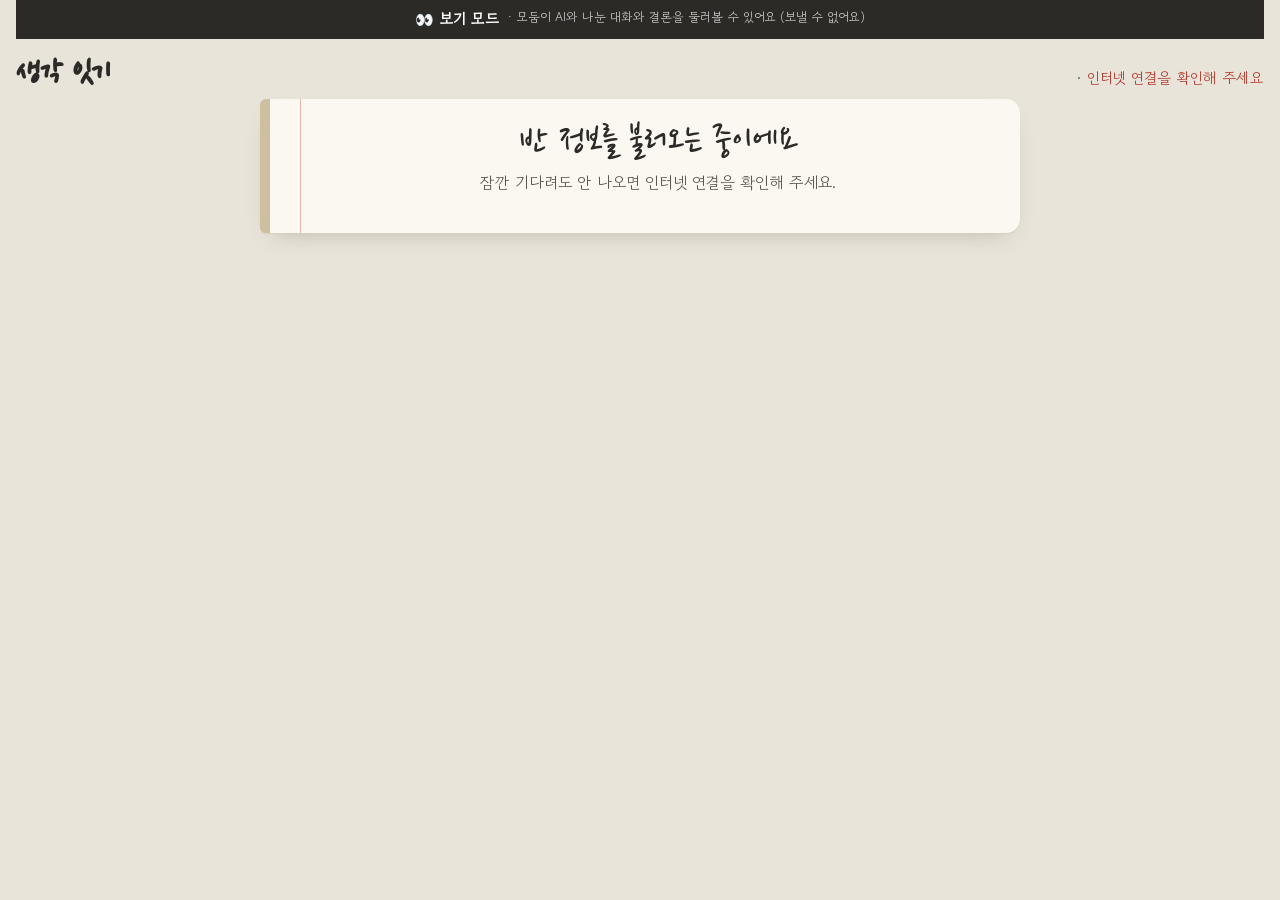
<file: generalize/index.html>
<!doctype html>
<html lang="ko">
<head>
<meta charset="utf-8">
<meta name="viewport" content="width=device-width, initial-scale=1, viewport-fit=cover">
<meta http-equiv="Cache-Control" content="no-cache, no-store, must-revalidate">
<meta http-equiv="Pragma" content="no-cache">
<meta http-equiv="Expires" content="0">
<title>생각 잇기 · 일반화 탐구</title>
<link rel="preconnect" href="https://fonts.googleapis.com">
<link rel="preconnect" href="https://fonts.gstatic.com" crossorigin>
<link href="https://fonts.googleapis.com/css2?family=Gowun+Dodum&family=Nanum+Pen+Script&display=swap" rel="stylesheet">
<style>
:root{
  --desk:#E9E4DA; --paper:#FBF8F1; --rule:#E3DCCB; --ink:#2B2A27; --soft:#5C564E;
  --open:#D9622B; --ok:#3E7D4E; --bad:#B23A2E;
  --s1:#B88A10; --s1bg:#FFF4D2;   /* 예상하기 */
  --s2:#2F6E99; --s2bg:#E6F1F8;   /* 따져 보기 */
  --s3:#C2531F; --s3bg:#FBE6DB;   /* 결론 내리기 */
  --space:#5C8A4B; --time:#8C5A3C;
  --hand:'Nanum Pen Script',cursive;
  --body:'Gowun Dodum',system-ui,sans-serif;
}
*{box-sizing:border-box;-webkit-tap-highlight-color:transparent}
html,body{margin:0;padding:0}
body{background:var(--desk);color:var(--ink);font-family:var(--body);font-size:17px;line-height:1.65;padding:0 16px 80px;overflow-wrap:anywhere}
button{font-family:inherit;font-size:inherit;color:inherit;background:none;border:none;cursor:pointer;padding:0}
button:disabled{cursor:not-allowed;opacity:.5}
input,textarea{font-family:inherit;font-size:17px;color:var(--ink)}
:focus-visible{outline:2.5px solid var(--s2);outline-offset:2px;border-radius:4px}
.wrap{max-width:760px;margin:0 auto}
.wide{max-width:1280px;margin:0 auto}
header.top{max-width:1280px;margin:0 auto;display:flex;align-items:baseline;justify-content:space-between;gap:12px;padding:16px 0 8px}
#title{font-family:var(--hand);font-size:36px;line-height:1;margin:0;user-select:none;-webkit-user-select:none;-webkit-touch-callout:none}
#state{font-size:15px;color:var(--soft);text-align:right}
#state b{color:var(--ink)}
.msg{max-width:1280px;margin:6px auto;padding:10px 14px;border-radius:10px;background:#E4F0E6;color:var(--ok);font-size:15px}
.msg.bad{background:#F7E1DD;color:var(--bad)}
.page{background:var(--paper);border-radius:6px 14px 14px 6px;padding:20px 22px 24px 48px;border-left:10px solid #CDBF9F;
  box-shadow:0 1px 0 #d8d0bf,0 10px 24px -14px rgba(60,50,30,.35);
  background-image:linear-gradient(to right,transparent 0 30px,#E9B4A8 30px 31.5px,transparent 31.5px)}
h2.hand{font-family:var(--hand);font-size:40px;font-weight:400;margin:0 0 6px;line-height:1.1}
.sub{color:var(--soft);font-size:16px;margin:0 0 14px}
.center{text-align:center}
.pick{display:grid;grid-template-columns:repeat(var(--n,3),minmax(0,240px));justify-content:center;gap:14px;margin-top:18px}
.pick button{background:#fff;border:2px solid #CFC6B3;border-radius:12px;padding:18px 12px;font-size:24px;min-height:84px;box-shadow:0 2px 0 rgba(0,0,0,.06)}
.pick button:active{transform:translateY(2px)}
.pick button span{display:block;font-size:14px;color:var(--soft);margin-top:2px}
.btn{background:var(--ink);color:#FBF8F1;border:2px solid var(--ink);border-radius:10px;padding:10px 20px;font-size:17px;min-height:48px}
.btn.ghost{background:#fff;color:var(--ink);border-color:#CFC6B3}
.btn.sm{padding:6px 12px;min-height:38px;font-size:15px}
.row{display:flex;gap:10px;align-items:center;flex-wrap:wrap;margin-top:10px}
.why{font-size:15px;color:var(--soft)}
.saved{color:var(--ok);font-size:15px}
.local-note{color:var(--bad);font-size:15px}
.empty{color:var(--soft);font-size:15px}
.lk{font-size:14px;text-decoration:underline;color:var(--soft);padding:4px 2px}

/* 단계 띠 */
.steps{display:flex;gap:6px;margin:4px 0 12px;flex-wrap:wrap;align-items:center}
.steps button{display:flex;align-items:center;gap:8px;padding:8px 16px;border-radius:999px;border:2px solid #CFC6B3;background:#fff;font-size:17px;min-height:46px}
.steps button .no{display:inline-grid;place-items:center;width:26px;height:26px;border-radius:50%;background:#E3DCCB;font-size:14px}
.steps button.on{color:#fff}
.steps button.s1.on{background:var(--s1);border-color:var(--s1)} .steps button.s2.on{background:var(--s2);border-color:var(--s2)} .steps button.s3.on{background:var(--s3);border-color:var(--s3)}
.steps button.on .no{background:rgba(255,255,255,.3)}
.steps button.lock{opacity:.45}
.steps button .star{color:#E0A400}
.steps button.res{border-style:dashed}
.steps button.res.on{background:var(--ink);border-color:var(--ink);border-style:solid}

/* 탐구 화면 */
.main{display:grid;grid-template-columns:1fr;gap:16px}
@media (orientation:landscape) and (min-width:900px){ .main{grid-template-columns:minmax(0,1.15fr) minmax(0,1fr);align-items:start} .col-r{position:sticky;top:10px} }
.subs{display:grid;grid-template-columns:1fr 1fr;gap:10px}
@media (max-width:640px){.subs{grid-template-columns:1fr}}
.subcard{border-radius:12px;padding:10px 14px;background:#fff;border:2px solid #E3DCCB}
.subcard h4{margin:0 0 2px;font-family:var(--hand);font-size:26px;font-weight:400}
.subcard.space h4{color:var(--space)} .subcard.time h4{color:var(--time)}
.subcard p{margin:0;font-size:15.5px;line-height:1.5;word-break:keep-all}
.subcard h4{font-size:22px!important}
.bub.first{border:1.5px dashed #CFC6B3;background:#FBF8F1}

.chat{margin-top:14px;background:#fff;border:2px solid #E3DCCB;border-radius:14px;display:flex;flex-direction:column;min-height:360px}
.chat .head{padding:10px 14px;border-bottom:1.5px solid #EFE9DC;display:flex;justify-content:space-between;align-items:center;gap:8px}
.chat .head b{font-family:var(--hand);font-size:26px;font-weight:400}
.log{flex:1;overflow-y:auto;max-height:max(320px,calc(100vh - 360px));padding:12px 14px;display:flex;flex-direction:column;gap:10px}
.bub{max-width:88%;padding:9px 13px;border-radius:14px;line-height:1.55;word-break:keep-all;font-size:17px}
.bub.ai{align-self:flex-start;background:#F3EFE6;border-bottom-left-radius:4px}
.bub.me{align-self:flex-end;background:var(--s2bg);border-bottom-right-radius:4px}
.bub.pass{background:#E7F3E9;border:2px solid var(--ok)}
.bub .who{display:block;font-size:13px;color:var(--soft);margin-bottom:1px}
.sep{align-self:center;font-size:13px;color:var(--soft);background:#F3EFE6;border-radius:999px;padding:2px 12px}
.think{align-self:flex-start;color:var(--soft);font-size:15px}
.think i{display:inline-block;animation:blink 1.2s infinite}
@keyframes blink{50%{opacity:.2}}
@media (prefers-reduced-motion:reduce){.think i{animation:none}}
.compose{border-top:1.5px solid #EFE9DC;padding:10px 12px;display:flex;gap:8px;align-items:flex-end}
.compose textarea{flex:1;min-height:52px;max-height:140px;resize:vertical;border:1.5px solid #CFC6B3;border-radius:10px;padding:8px 10px;line-height:1.5}
.compose .btn{min-width:84px}
.retry{padding:6px 14px 10px;font-size:15px;color:var(--bad)}
.mission{display:flex;align-items:center;gap:10px;background:#E7F3E9;border:2px solid var(--ok);color:var(--ok);border-radius:12px;padding:8px 14px;margin:10px 0 0;font-size:17px}
.mission .big{font-size:26px;color:#E0A400}

.fields{border-radius:14px;padding:14px 16px;border:2px solid}
.fields.s1{background:var(--s1bg);border-color:#EBD58E} .fields.s2{background:var(--s2bg);border-color:#A9CBE2} .fields.s3{background:var(--s3bg);border-color:#EDB89C}
.fields h3{margin:0 0 4px;font-family:var(--hand);font-size:32px;font-weight:400;line-height:1.1}
.fields .desc{margin:0 0 10px;font-size:15.5px;color:var(--soft)}
.fld{margin-top:12px}
.fld label{display:block;font-weight:700;font-size:17px}
.fld .help{display:block;font-size:14.5px;color:var(--soft);margin:2px 0 4px;line-height:1.5}
.fld textarea{width:100%;min-height:72px;border:1.5px solid #CFC6B3;border-radius:10px;padding:8px 12px;line-height:1.6;background:#fff;resize:vertical}
.tip{background:rgba(255,255,255,.75);border-radius:8px;padding:6px 10px;margin:2px 0 6px;font-size:14.5px;line-height:1.55;word-break:keep-all}
.tip .tl{display:inline-block;font-size:12.5px;color:#fff;background:var(--soft);border-radius:999px;padding:0 8px;margin-right:2px}
.tip .tf{display:block;margin-top:3px;color:var(--ink)}
.checks{background:rgba(255,255,255,.7);border-radius:10px;padding:8px 12px;margin:0 0 6px}
.checks b{font-size:15.5px}
.checks ul{margin:4px 0 0;padding-left:0;list-style:none}
.checks li{font-size:15px;padding-left:24px;position:relative;line-height:1.5;margin:2px 0}
.checks li::before{content:'';position:absolute;left:2px;top:4px;width:14px;height:14px;border:2px solid var(--soft);border-radius:4px}
.checks li.done::before{background:var(--ok);border-color:var(--ok)}
.checks li.done::after{content:'';position:absolute;left:7px;top:6px;width:4px;height:8px;border:solid #fff;border-width:0 2px 2px 0;transform:rotate(45deg)}
.exbox{background:#fff;border:1.5px dashed #CFC6B3;border-radius:10px;padding:8px 12px;margin:6px 0 4px}
.exbox p{margin:3px 0;font-size:15px;line-height:1.55;word-break:keep-all}
.exbox b{display:inline-block;color:var(--soft);font-weight:400;margin-right:4px}
.frame{font-size:15px;background:#fff;border:1.5px dashed var(--s3);border-radius:8px;padding:6px 10px;margin:4px 0 6px}
.closed{background:#fff;border-radius:14px;padding:26px;text-align:center;color:var(--soft)}

/* 결론 카드 */
.result{background:#fff;border-radius:16px;padding:22px 26px;border:3px solid var(--s3)}
.result h3{margin:0 0 8px;font-family:var(--hand);font-size:32px;font-weight:400;color:var(--s3)}
.result .fin{font-size:24px;line-height:1.6;font-weight:700;margin:0 0 12px;word-break:keep-all}
.result .ev{display:grid;grid-template-columns:auto 1fr;gap:6px 12px;font-size:18px}
.result .ev b{color:var(--soft);font-weight:400;white-space:nowrap}

/* 선생님 */
.panel{background:#fff;border-radius:14px;padding:16px 18px;margin-top:14px;box-shadow:0 1px 0 #d8d0bf}
.panel h3{margin:0 0 6px;font-size:20px}
.tabs{display:flex;gap:6px;flex-wrap:wrap;align-items:center}
.tabs button{padding:8px 16px;border-radius:10px;border:2px solid #CFC6B3;background:#fff;min-height:44px}
.tabs button.on{background:var(--ink);color:#fff;border-color:var(--ink)}
.tabs .sp{flex:1}
.tog{padding:8px 14px;border-radius:10px;border:2px solid #CFC6B3;background:#fff;min-height:42px;font-size:15px}
.tog.on{background:var(--open);border-color:var(--open);color:#fff}
.tbl{width:100%;border-collapse:collapse;font-size:15px}
.tbl th,.tbl td{border-bottom:1px solid #E3DCCB;padding:8px 6px;text-align:left;vertical-align:top}
.tbl th{font-weight:400;color:var(--soft);font-size:14px}
.tbl td.g{font-weight:700;white-space:nowrap}
.tbl .k{display:block;font-size:12.5px;color:var(--soft)}
.tbl .v{display:block;margin-bottom:6px;word-break:keep-all}
.star{color:#E0A400}
.set label{display:block;margin-top:10px;font-size:14px;color:var(--soft)}
.set input,.set textarea{width:100%;border:1.5px solid #CFC6B3;border-radius:8px;padding:7px 10px;font-size:16px;background:#FFFDF8}
.set textarea{min-height:60px;line-height:1.5}
.set .stg{border-top:1.5px dashed #E3DCCB;margin-top:14px;padding-top:6px}
.dlog{max-height:60vh;overflow:auto;border:1.5px solid #E3DCCB;border-radius:10px;padding:10px;display:flex;flex-direction:column;gap:8px;background:#FFFDF8}
.lockbox{max-width:340px;margin:30px auto;text-align:center}
.dots{font-size:30px;letter-spacing:10px;margin:10px 0}
.pad{display:grid;grid-template-columns:repeat(3,1fr);gap:8px}
.pad button{background:#fff;border:2px solid #CFC6B3;border-radius:10px;font-size:24px;min-height:60px}

/* 발표 화면 */
body.presenting{background:#1F1D1A;padding:0}
body.presenting header.top,body.presenting #msg{display:none}
.present{height:100vh;display:flex;flex-direction:column;padding:2vh 2.5vw;gap:2vh;overflow:hidden}
.ptop{display:flex;align-items:center;gap:12px}
.ptop h2{flex:1;margin:0;color:#FBF8F1;font-family:var(--hand);font-weight:400;font-size:min(3vw,5vh)}
.pgrid{flex:1;min-height:0;overflow:hidden;display:grid;grid-template-columns:repeat(var(--cols),minmax(0,1fr));gap:2vh 1.6vw;align-content:safe center}
.pcard{background:#FBF8F1;border-radius:18px;padding:2.2vh 2vw;font-size:var(--fs)}
.pcard h4{margin:0 0 .25em;font-family:var(--hand);font-weight:400;font-size:.85em;color:var(--s3)}
.pcard .fin{font-weight:700;line-height:1.5;margin:0 0 .4em;word-break:keep-all}
.pcard .ev{font-size:.72em;line-height:1.5;margin:0;color:#3a3833;word-break:keep-all}
.pcard .ev b{color:var(--s3);font-weight:400}
.pempty{color:#FBF8F1;font-size:min(2.4vw,4vh);text-align:center;opacity:.8}
.pbar{display:flex;flex-wrap:wrap;gap:8px;justify-content:center}
.pbtn{font-size:16px;background:rgba(251,248,241,.12);color:#FBF8F1;border:1.5px solid rgba(251,248,241,.4);border-radius:10px;padding:8px 14px;min-height:44px}
.pbtn.on{background:var(--open);border-color:var(--open)}
/* 전시용 보기 모드 */
.viewbar{display:none}
body.viewmode .viewbar{display:flex;position:sticky;top:0;z-index:40;justify-content:center;gap:8px;background:#2B2A27;color:#fff;font-size:15px;font-weight:600;padding:7px 12px;user-select:none;-webkit-user-select:none;-webkit-touch-callout:none}
body.viewmode .viewbar small{font-weight:400;opacity:.75}
body.viewmode .compose, body.viewmode .retry, body.viewmode [data-a="save"], body.viewmode #savewhy, body.viewmode [data-a="tipframe"], body.viewmode [data-a="useframe"]{display:none!important}
body.viewmode textarea{background:#F6F2EA}
.vexit[hidden]{display:none}
.vexit{position:fixed;inset:0;background:rgba(30,25,20,.45);display:flex;align-items:center;justify-content:center;z-index:60}
.vexit .box{background:#FBF8F1;padding:22px 26px;border-radius:14px;max-width:340px;width:100%;text-align:center}
.vexit input{font-size:24px;letter-spacing:6px;width:140px;text-align:center;padding:6px;border:1.5px solid #CFC6B3;border-radius:8px;margin:10px 0}
</style>
</head>
<body>
<div class="viewbar" id="viewbar">👀 보기 모드 <small>· 모둠이 AI와 나눈 대화와 결론을 둘러볼 수 있어요 (보낼 수 없어요)</small></div>
<header class="top">
  <h1 id="title">생각 잇기</h1>
  <span id="state"></span>
</header>
<div id="msg"></div>
<main id="app"></main>
<div class="vexit" id="viewExit" hidden><div class="box"><h3 style="margin:0">보기 모드 끄기</h3><p>선생님 암호를 넣어 주세요.</p>
<input type="password" id="viewPin" inputmode="numeric" maxlength="8" autocomplete="off"><div><button class="btn" id="viewOff">끄기</button> <button class="btn ghost" id="viewCancel">취소</button></div></div></div>

<script src="config.js?v=1"></script>
<script>
/* ────────────────────────────────────────────────────────────────
   저장 (취재 노트와 같은 entries 표, 새 SQL 없음)
     921 / 'cfg'                  이 앱 설정
     920 / 'k:<반>:<모둠>:<단계>'   모둠이 남긴 칸 {f:{칸:글}, at}
     920 / 'm:<반>:<모둠>:<번호>'   챗봇 대화(중계 함수가 저장)
     911 / 'cfg'                  취재 노트 설정(반 이름, 모둠 편성) — 읽기만
   ──────────────────────────────────────────────────────────────── */
var C=window.GEN_CFG||{}, G_DATA=920, G_CFG=921, G_NOTE=911;
var DEFAULT={
  pin:'1234',
  subs:{
    space:'사람들이 사는 공간(자연환경 및 인문환경)의 특징에 따라 서로 다른 생활 모습으로 변화한다.',
    time:'사람들이 환경을 이용하는 방식이 달라지면, 시간의 흐름에 따라 사람들의 생활 모습도 변화한다.'
  },
  stages:[
    {name:'예상하기',desc:'두 문장에서 같은 점을 찾고, 둘을 하나로 이어 "아마 이럴 거야" 하는 예상 문장을 만들어요.',
     question:'두 문장을 모둠이 함께 소리 내어 읽어 봐요. 두 문장이 똑같이 말하고 있는 것은 무엇인가요?',
     fields:[{k:'same',label:'두 문장의 같은 점',help:'두 문장이 똑같이 말하는 것을 한 가지 적어요.'},
             {k:'guess',label:'우리 모둠 예상 문장',help:'예상 문장은 "아마 이럴 거야" 하고 우리가 짐작해 보는 문장이에요. 아직 맞는지 모르니까, 다음 단계에서 증거로 따져 봐요.'}]},
    {name:'따져 보기',desc:'우리 조사에서 예상 문장이 맞다는 증거를 찾고, 아닐 수도 있는 경우도 생각해요.',
     question:'우리 모둠의 예상 문장이 맞다는 걸 보여 주는 우리 조사 내용이 있나요? 문경의 옛날과 지금, 다른 고장의 모습을 떠올려 봐요.',
     fields:[{k:'proof',label:'예상 문장을 뒷받침하는 증거',help:'우리가 조사한 실제 이야기에서 찾아요. 어디의, 언제 이야기인지 적어요.'},
             {k:'other',label:'아닐 수도 있는 경우',help:'예상과 다른 경우나, 다른 까닭으로 생활이 바뀐 경우가 있을까요?'}]},
    {name:'결론 내리기',desc:'예상 문장을 다듬어 누구에게나 맞는 최종 결론 한 문장을 만들고, 증거 두 개를 골라요.',
     question:'예상 문장을 다듬어서, 어느 곳에 사는 누구에게나 맞는 한 문장으로 만들어 봐요. 어떤 말을 바꾸면 더 넓게 말할 수 있을까요?',
     fields:[{k:'final',label:'최종 결론',help:'우리 모둠이 다듬은 한 문장이에요.'},
             {k:'ev1',label:'증거 1',help:'결론이 맞다는 것을 보여 주는 우리 조사 내용 하나'},
             {k:'ev2',label:'증거 2',help:'또 다른 증거 하나. 증거 1과 다른 이야기(다른 곳이나 다른 때)면 더 좋아요.'}]}
  ],
  frame:'우리가 살고 있는 (        )과 (        )은 우리가 살아가는 (        )을 변화시킨다.',
  passText:'미션 성공이에요! 오른쪽 칸에 우리 모둠 생각을 정리해 남기고, 선생님이 다음 단계를 열어 줄 때까지 모둠끼리 한 번 더 이야기해 봐요.',
  classes:[]
};
var cfg=clone(DEFAULT), note={classes:[]}, data={}, connected=false;
var cid=null, gid=null, view={s:'cls'}, ui={dirty:{},flash:null,tab:null,chat:{},log:null,clr:null};
var unlocked=false, typed='', wrong=false, tTab=null, cfgDirty=false;
try{unlocked=sessionStorage.getItem('gz-teacher')==='1';}catch(e){}

function clone(o){return JSON.parse(JSON.stringify(o));}
function esc(s){return String(s==null?'':s).replace(/[&<>"']/g,function(c){return {'&':'&amp;','<':'&lt;','>':'&gt;','"':'&quot;',"'":'&#39;'}[c];});}
function br(s){return esc(s).replace(/\n/g,'<br>');}
function say(t,bad){document.getElementById('msg').innerHTML=t?'<p class="msg'+(bad?' bad':'')+'">'+esc(t)+'</p>':'';}
function merge(a,b){var o=clone(a);Object.keys(b||{}).forEach(function(k){
  if(b[k]&&typeof b[k]==='object'&&!Array.isArray(b[k])&&a[k]&&typeof a[k]==='object'&&!Array.isArray(a[k]))o[k]=merge(a[k],b[k]); else o[k]=b[k];});return o;}

/* ── 서버 ── */
var VIEW=false; try{VIEW=localStorage.getItem('gz-view')==='1';}catch(e){}
function api(p,o){o=o||{};
  if(VIEW&&o.method&&o.method!=='GET')return Promise.resolve(new Response(null,{status:204}));
  var h=Object.assign({'apikey':C.key,'Authorization':'Bearer '+C.key,'Content-Type':'application/json'},o.headers||{});
  return fetch(String(C.url||'').replace(/\/$/,'')+'/rest/v1/'+p,Object.assign({},o,{headers:h}));}
async function put(g,k,v){
  var r=await api('entries?on_conflict=group_id,key',{method:'POST',headers:{'Prefer':'resolution=merge-duplicates,return=minimal'},
    body:JSON.stringify([{group_id:g,key:k,value:v,updated_at:new Date().toISOString()}])});
  if(!r.ok)throw new Error('HTTP '+r.status);
}
async function del(g,k){var r=await api('entries?group_id=eq.'+g+'&key=eq.'+encodeURIComponent(k),{method:'DELETE',headers:{'Prefer':'return=minimal'}});if(!r.ok)throw new Error('HTTP '+r.status);}
async function delLike(g,pat){var r=await api('entries?group_id=eq.'+g+'&key=like.'+encodeURIComponent(pat),{method:'DELETE',headers:{'Prefer':'return=minimal'}});if(!r.ok)throw new Error('HTTP '+r.status);}
async function loadCfg(){
  var r=await api('entries?select=group_id,key,value&or=(and(group_id.eq.'+G_CFG+',key.eq.cfg),and(group_id.eq.'+G_NOTE+',key.eq.cfg))');
  if(!r.ok)throw new Error('HTTP '+r.status);
  var rows=await r.json();
  rows.forEach(function(x){ if(!x.value)return;
    if(x.group_id===G_CFG)cfg=merge(DEFAULT,x.value); else if(x.group_id===G_NOTE)note=x.value; });
  connected=true;
}
async function loadData(c,g){
  if(!c)return;
  var pre=g?(':'+c+':'+g+':'):(':'+c+':');
  var r=await api('entries?select=key,value&group_id=eq.'+G_DATA+'&or=(key.like.k'+pre+'*,key.like.m'+pre+'*)');
  if(!r.ok)throw new Error('HTTP '+r.status);
  var rows=await r.json(), nd={};
  Object.keys(data).forEach(function(k){if(k.split(':')[1]!==String(c))nd[k]=data[k];});
  rows.forEach(function(x){if(x.value)nd[x.key]=x.value;});
  data=nd; overlayPending(); connected=true;
}
/* 못 보낸 칸: 이 기기에만 잠깐 보관했다가 다시 보냄 */
function pend(){try{return JSON.parse(localStorage.getItem('gz-pending')||'{}');}catch(e){return {};}}
function setPend(o){try{localStorage.setItem('gz-pending',JSON.stringify(o));}catch(e){}}
function overlayPending(){var p=pend();Object.keys(p).forEach(function(k){data[k]=Object.assign({},p[k],{_local:1});});}
async function flush(){var p=pend(),ks=Object.keys(p);if(!ks.length)return;
  for(var i=0;i<ks.length;i++){try{await put(G_DATA,ks[i],p[ks[i]]);delete p[ks[i]];}catch(e){}} setPend(p);}

/* ── 조회 ── */
function nclass(id){return (note.classes||[]).filter(function(c){return c.id===id;})[0]||null;}
function classes(){return (note.classes||[]).filter(function(c){return (c.students||[]).length;}).length?(note.classes||[]):(note.classes||[]);}
function kstate(id){var k=(cfg.classes||[]).filter(function(c){return c.id===id;})[0];return k||{id:id,step:1,chat:false,frameOn:[],show:[]};}
function groupsOf(id){var n=nclass(id),o=[];if(!n)return o;for(var g=1;g<=(n.groups||4);g++){if((n.students||[]).some(function(s){return s.g===g;}))o.push(g);}return o;}
function members(id,g){var n=nclass(id);return n?(n.students||[]).filter(function(s){return s.g===g;}).map(function(s){return s.name;}):[];}
function keep(c,g,st){return (data['k:'+c+':'+g+':'+st]||{});}
function val(c,g,st,k){var v=keep(c,g,st);return (v.f&&v.f[k])||'';}
function chats(c,g){var pre='m:'+c+':'+g+':';return Object.keys(data).filter(function(k){return k.indexOf(pre)===0;}).map(function(k){return data[k];}).sort(function(a,b){return (a.at||0)-(b.at||0);});}
function passed(c,g,st){return chats(c,g).some(function(m){return m.step===st&&m.pass;});}
/* 마지막 단계는 '다음 단계'가 없으니 미션 성공 끝말을 바꿔 보여 줌 */
var LAST_PASS='미션 성공이에요! 오른쪽 칸에 최종 결론과 증거 두 개를 남기고, 우리 모둠 결론을 발표할 준비를 해요.';
function aText(m){var a=String(m.a||'');if((m.step||1)===3&&m.pass){[cfg.passText,DEFAULT.passText].forEach(function(pt){if(pt&&a.indexOf(pt)>=0)a=a.replace(pt,LAST_PASS);});}return a;}
/* 단계별 예시(다른 이야기)와 미션 성공 조건 — 정답이 드러나지 않도록 '날씨와 식물' 이야기로 보여 줌 */
var EX_INTRO='예시는 우리 이야기가 아니라 다른 이야기예요. 두 문장 "봄에는 따뜻해서 꽃이 핀다." / "가을에는 서늘해져서 잎이 빨갛게 물든다."로 해 본 것이에요. 쓰는 방법만 보고, 우리 문장은 우리 조사로 써요.';
var EX={
  1:{same:'둘 다 날씨가 바뀌면 식물의 모습이 바뀐다고 한다.',guess:'날씨가 달라지면 식물의 모습도 달라질 것이다.'},
  2:{proof:'우리 학교 벚나무는 4월에 꽃이 피었고, 10월에는 잎이 빨갛게 물들었다.',other:'소나무는 날씨가 바뀌어도 늘 초록색이다. 모든 식물이 똑같이 바뀌지는 않는다.'},
  3:{final:'날씨의 변화는 식물이 살아가는 모습을 바꾼다.',ev1:'벚나무는 따뜻한 봄에 꽃을 피운다.',ev2:'단풍나무는 서늘한 가을에 잎을 물들인다.'}
};
/* 칸마다 쓰는 팁과 문장 틀(정답이 아니라 쓰는 모양만) */
var TIP={
  1:{same:{tip:'두 문장에 똑같이 나오는 말을 찾아봐요. "둘 다 ~라고 한다"로 쓰면 쉬워요.',frame:'두 문장은 둘 다 (          )라고 말한다.'},
     guess:{tip:'두 문장의 앞부분(무엇이 달라지면)과 뒷부분(무엇이 바뀐다)을 하나로 합쳐 봐요. 아직 짐작이니 "~일 것이다"로 끝내요.',frame:'(          )이/가 달라지면, 사람들의 (          )도 달라질 것이다.'}},
  2:{proof:{tip:'어디에서, 언제, 무엇이 어떻게 바뀌었는지 넣어요. 취재 노트의 비교 줄이나 공간 조사에서 찾아요.',frame:'(어디)에서는 (언제) (          )였는데, (          ).'},
     other:{tip:'예상과 맞지 않는 예를 하나 떠올려 봐요. "하지만 ~한 경우도 있다"로 쓰고 까닭도 붙여요.',frame:'하지만 (          )한 경우도 있다. 왜냐하면 (          ) 때문이다.'}},
  3:{final:{tip:'"문경", "탄광"처럼 한 곳에만 맞는 말은 빼고, 누구에게나 맞는 말로 바꿔요. 두 문장의 내용이 모두 들어가야 해요. 끝은 "~한다"로 써요.',frame:''},
     ev1:{tip:'사는 곳이 달라서 생활이 다른 예를 써요.',frame:'(어디)는 (          )라서, 사람들이 (          ).'},
     ev2:{tip:'때가 바뀌어서 생활이 바뀐 예를 써요.',frame:'(어디)는 옛날에 (          )였지만, 지금은 (          ).'}}
};
var CHECK={
  1:['두 문장에서 같은 점을 찾아 우리 말로 말해요.','두 문장을 하나로 이은 예상 문장을 말해요.'],
  2:['우리 조사에서 예상 문장을 뒷받침하는 증거를 찾아요. (어디의, 언제 이야기인지)','예상과 다를 수 있는 경우를 하나 생각해요.'],
  3:['예상 문장을 어느 곳 누구에게나 맞는 한 문장으로 다듬어요.','두 문장의 내용이 결론에 모두 담겼는지 확인해요.','결론을 뒷받침하는 증거를 두 개 골라요.']
};
function stage(i){return cfg.stages[i-1]||DEFAULT.stages[i-1];}

/* ── 한글 입력 보호 ── */
var composing=false, pendingRender=false, lastKey=0;
document.addEventListener('compositionstart',function(){composing=true;});
document.addEventListener('compositionend',function(){composing=false;lastKey=Date.now();
  if(pendingRender){pendingRender=false;(function wait(){setTimeout(function(){if(composing)return;if(busy())wait();else render();},800);})();}});
document.addEventListener('keydown',function(){lastKey=Date.now();});
document.addEventListener('input',function(){lastKey=Date.now();},true);
function typing(){var a=document.activeElement;return !!(a&&/^(INPUT|TEXTAREA)$/.test(a.tagName));}
function busy(){if(composing)return true;if(!typing())return false;return Date.now()-lastKey<3000;}

/* ── 그리기 ── */
function render(){
  if(composing){pendingRender=true;return;}
  var A=document.getElementById('app'), n=nclass(cid);
  document.body.classList.toggle('presenting',view.s==='present');
  document.body.classList.toggle('viewmode',VIEW);
  document.getElementById('state').innerHTML=(n&&view.s!=='teacher'&&view.s!=='lock'&&view.s!=='present'?esc(n.name)+(gid?' · <b>'+gid+'모둠</b> <button class="lk" data-a="back-grp">모둠 바꾸기</button>':''):'')+(connected?'':' · <span style="color:var(--bad)">인터넷 연결을 확인해 주세요</span>');
  var keepV={}, fk=null, cs=0, ce=0, ae=document.activeElement, sc={}, wy=window.scrollY;
  A.querySelectorAll('[data-k]').forEach(function(el){keepV[el.dataset.k]=el.value;if(el===ae){fk=el.dataset.k;cs=el.selectionStart;ce=el.selectionEnd;}});
  A.querySelectorAll('.log,.dlog').forEach(function(el){sc[el.className]=el.scrollTop+'|'+(el.scrollHeight-el.clientHeight-el.scrollTop<30?'end':'');});
  var keepEl=(ae&&fk&&A.contains(ae))?ae:null;
  var f={cls:scClass,grp:scGroup,main:scMain,lock:scLock,teacher:scTeacher,present:scPresent}[view.s]||scClass;
  A.innerHTML=f();
  if(VIEW)A.querySelectorAll('textarea,input').forEach(function(el){el.readOnly=true;});
  if(keepEl){var nu=A.querySelector('[data-k="'+fk+'"]');if(nu&&nu.tagName===keepEl.tagName)nu.replaceWith(keepEl);}
  A.querySelectorAll('[data-k]').forEach(function(el){var k=el.dataset.k;
    if(k.indexOf('f:')===0&&!ui.dirty[k.slice(2)]){ if(el!==keepEl)return; }
    if(keepV[k]!==undefined)el.value=keepV[k];
    if(k===fk){el.focus();try{el.setSelectionRange(cs,ce);}catch(e){}}});
  A.querySelectorAll('.log,.dlog').forEach(function(el){var s=sc[el.className];
    if(!s||s.split('|')[1]==='end')el.scrollTop=el.scrollHeight; else el.scrollTop=+s.split('|')[0];});
  syncSave();
  if(window.scrollY!==wy&&view.s!=='present')window.scrollTo(0,wy);
  if(view.s==='present')fitPresent();
}
function go(s,o){view=Object.assign({s:s},o||{});say('');render();window.scrollTo(0,0);}
function remember(){try{sessionStorage.setItem('gz-me',JSON.stringify({c:cid,g:gid}));}catch(e){}}

/* 1. 반 */
function scClass(){
  var cl=note.classes||[];
  if(!cl.length)return '<div class="wrap page center"><h2 class="hand">반 정보를 불러오는 중이에요</h2><p class="sub">잠깐 기다려도 안 나오면 인터넷 연결을 확인해 주세요.</p></div>';
  return '<div class="wrap page center"><h2 class="hand">어느 반인가요?</h2><p class="sub">우리 반을 눌러요.</p><div class="pick" style="--n:'+cl.length+'">'+
    cl.map(function(c){var n=groupsOf(c.id).length;return '<button data-a="cls" data-v="'+c.id+'">'+esc(c.name)+'<span>'+(n?n+'모둠':'모둠 편성 전')+'</span></button>';}).join('')+'</div></div>';
}
/* 2. 모둠 */
function scGroup(){
  var n=nclass(cid); if(!n)return scClass();
  var gs=groupsOf(cid);
  if(!gs.length)return '<div class="wrap page center"><h2 class="hand">'+esc(n.name)+'</h2><p class="sub">아직 모둠 편성이 없어요. 선생님께 말씀드려요.</p><button class="btn ghost" data-a="back-cls">반 다시 고르기</button></div>';
  return '<div class="wrap page center"><h2 class="hand">'+esc(n.name)+' · 우리 모둠은?</h2><p class="sub">우리 모둠을 눌러요. 모둠이 태블릿 하나로 함께 써요.</p><div class="pick" style="--n:'+Math.min(gs.length,4)+'">'+
    gs.map(function(g){return '<button data-a="grp" data-v="'+g+'">'+g+'모둠<span>'+esc(members(cid,g).join(' · '))+'</span></button>';}).join('')+'</div>'+
    '<div class="row" style="justify-content:center;margin-top:20px"><button class="btn ghost" data-a="back-cls">반 다시 고르기</button></div></div>';
}
/* 3. 탐구 화면 */
function scMain(){
  if(!gid)return scGroup();
  var k=kstate(cid), cur=k.step||1, tab=ui.tab||cur; if(tab!=='res'&&tab>cur)tab=cur;
  var steps='<div class="steps">'+[1,2,3].map(function(i){var lock=i>cur, st=stage(i);
    return '<button class="s'+i+(tab===i?' on':'')+(lock?' lock':'')+'" data-a="tab" data-v="'+i+'"'+(lock?' disabled':'')+'><span class="no">'+i+'</span>'+esc(st.name)+(passed(cid,gid,i)?' <span class="star">★</span>':'')+(i===cur?' · 지금':'')+'</button>';}).join('')+
    (cur>=3?'<button class="res'+(tab==='res'?' on':'')+'" data-a="tab" data-v="res">우리 모둠 결론</button>':'')+'</div>';
  if(tab==='res')return '<div class="wide">'+steps+resultCard(cid,gid)+'</div>';
  var subs='<div class="subs"><div class="subcard space"><h4>공간에서 찾은 문장</h4><p>'+esc(cfg.subs.space)+'</p></div>'+
    '<div class="subcard time"><h4>시간에서 찾은 문장</h4><p>'+esc(cfg.subs.time)+'</p></div></div>';
  return '<div class="wide">'+steps+'<div class="main"><div class="col-l">'+subs+chatBox(cur)+'</div><div class="col-r">'+fieldBox(tab)+'</div></div></div>';
}
function chatBox(cur){
  var k=kstate(cid), st=stage(cur), list=chats(cid,gid), c=ui.chat, h='';
  var maxS=cur; list.forEach(function(m){if((m.step||1)>maxS)maxS=m.step||1;});
  for(var s=1;s<=maxS;s++){
    var ms=list.filter(function(m){return (m.step||1)===s;});
    if(s<cur&&!ms.length)continue;
    h+='<span class="sep">'+s+'. '+esc(stage(s).name)+'</span>';
    h+='<div class="bub ai first"><span class="who">생각 짝꿍 · 이 단계의 질문</span>'+br(stage(s).question)+'</div>';
    ms.forEach(function(m){
      h+='<div class="bub me"><span class="who">우리 모둠</span>'+br(m.q)+'</div>';
      if(m.a)h+='<div class="bub ai'+(m.pass?' pass':'')+'"><span class="who">생각 짝꿍</span>'+br(aText(m))+'</div>';
      else h+='<div class="bub ai" style="color:var(--soft)"><span class="who">생각 짝꿍</span>(이때는 AI가 대답하지 못했어요)</div>';
    });
  }
  if(c.wait)h+='<div class="bub me"><span class="who">우리 모둠</span>'+br(c.wait)+'</div><p class="think">AI가 생각 중이에요 <i>●</i><i>●</i><i>●</i></p>';
  var ok=passed(cid,gid,cur);
  var foot;
  if(!k.chat)foot='<p class="retry" style="color:var(--soft)">선생님이 챗봇을 열면 이야기할 수 있어요. 오른쪽 칸은 지금도 쓸 수 있어요.</p>';
  else foot=(c.err?'<p class="retry">'+esc(c.err)+(c.text?' <button class="btn sm ghost" data-a="resend">다시 보내기</button>':'')+'</p>':'')+
    '<div class="compose"><textarea data-k="chat" maxlength="200" placeholder="모둠이 함께 의논해서 써요. (200자까지)"'+(c.wait?' disabled':'')+'></textarea>'+
    '<button class="btn" data-a="send"'+(c.wait?' disabled':'')+'>보내기</button></div>';
  return '<div class="chat"><div class="head"><b>생각 짝꿍</b><span class="why">AI는 정답을 알려 주지 않아요. 질문으로 함께 생각해요.</span></div>'+
    '<div class="log">'+h+'</div>'+foot+'</div>'+
    (ok?'<div class="mission"><span class="big">★</span><b>미션 성공!</b> '+esc(st.name)+' 단계의 생각을 잘 찾았어요.</div>':'');
}
function fieldBox(i){
  var st=stage(i), k=kstate(cid), v=keep(cid,gid,i), frameOn=(k.frameOn||[]).indexOf(gid)>=0;
  var ok=passed(cid,gid,i), exOn=!!(ui.ex&&ui.ex[i]);
  var html='<div class="fields s'+i+'"><h3>'+i+'. '+esc(st.name)+' · 우리 모둠이 남길 칸</h3><p class="desc">'+esc(st.desc)+'</p>'+
    '<div class="checks"><b>'+(ok?'★ 미션 성공!':'미션 성공 조건')+'</b><ul>'+(CHECK[i]||[]).map(function(t){return '<li class="'+(ok?'done':'')+'">'+esc(t)+'</li>';}).join('')+'</ul>'+
    '<p class="why" style="margin:4px 0 0">생각 짝꿍과 이야기하며 이 조건을 채우면 미션 성공이 떠요.</p></div>'+
    '<button class="lk" data-a="ex" data-v="'+i+'">'+(exOn?'예시 접기':'예시 보기 (다른 이야기로 든 예)')+'</button>'+
    (exOn?'<div class="exbox"><p class="why" style="margin:0 0 6px">'+esc(EX_INTRO)+'</p>'+st.fields.map(function(f){var e=(EX[i]||{})[f.k];return e?'<p><b>'+esc(f.label)+'</b> '+esc(e)+'</p>':'';}).join('')+'</div>':'')+
    st.fields.map(function(f){var key=i+':'+f.k;
      var tp=(TIP[i]||{})[f.k];
      return '<div class="fld"><label for="f'+i+f.k+'">'+esc(f.label)+'</label><span class="help">'+esc(f.help)+'</span>'+
        (tp?'<div class="tip"><span class="tl">이렇게 써 봐요</span> '+esc(tp.tip)+
          (tp.frame?'<span class="tf">틀: '+esc(tp.frame)+' <button class="lk" data-a="tipframe" data-v="'+i+':'+f.k+'">틀 가져오기</button></span>':'')+'</div>':'')+
        (i===3&&f.k==='final'&&frameOn?'<div class="frame">문장 틀: '+esc(cfg.frame)+' <button class="lk" data-a="useframe">틀 가져오기</button></div>':'')+
        '<textarea id="f'+i+f.k+'" data-k="f:'+key+'">'+esc((v.f&&v.f[f.k])||'')+'</textarea></div>';}).join('')+
    '<div class="row"><button class="btn" data-a="save" data-v="'+i+'">남기기</button><span class="why" id="savewhy"></span>'+
    (ui.flash&&ui.flash.st===i&&Date.now()-ui.flash.at<4500?(ui.flash.local?'<span class="local-note">서버에 못 보냈어요. 이 기기에만 남아 있고, 연결되면 저절로 보내요.</span>':'<span class="saved">남겼어요 ✓</span>'):'')+
    (v._local?'<span class="local-note">아직 이 기기에만 남아 있어요.</span>':'')+'</div></div>';
  return html;
}
function syncSave(){
  var b=document.querySelector('[data-a="save"]'); if(!b)return;
  var i=+b.dataset.v, st=stage(i), empty=st.fields.filter(function(f){var el=document.querySelector('[data-k="f:'+i+':'+f.k+'"]');return !el||!el.value.trim();});
  var dirty=st.fields.some(function(f){return ui.dirty[i+':'+f.k];});
  b.disabled=!!empty.length||!dirty;
  var w=document.getElementById('savewhy'); if(w)w.textContent=empty.length?'아직 빈 칸: '+empty.map(function(f){return f.label;}).join(', '):(dirty?'':'바꾼 내용이 없어요.');
  var sb=document.querySelector('[data-a="send"]'), ta=document.querySelector('[data-k="chat"]');
  if(sb&&ta&&!ui.chat.wait)sb.disabled=!ta.value.trim();
}
function resultCard(c,g){
  var fin=val(c,g,3,'final'), e1=val(c,g,3,'ev1'), e2=val(c,g,3,'ev2'), gs=val(c,g,1,'guess');
  if(!fin)return '<div class="closed">아직 최종 결론을 남기지 않았어요. <b>3. '+esc(stage(3).name)+'</b> 칸에서 남겨요.</div>';
  return '<div class="result"><h3>'+g+'모둠의 최종 결론</h3><p class="fin">'+br(fin)+'</p><div class="ev"><b>증거 1</b><span>'+br(e1)+'</span><b>증거 2</b><span>'+br(e2)+'</span>'+
    (gs?'<b>처음 예상</b><span style="color:var(--soft)">'+br(gs)+'</span>':'')+'</div></div>';
}

/* 챗봇 보내기 */
async function sendChat(text){
  var c=ui.chat; c.err=''; c.wait=text; c.text=text; render();
  var tries=0;
  while(true){
    try{
      var r=await fetch(C.fn,{method:'POST',headers:{'Content-Type':'application/json','apikey':C.key,'Authorization':'Bearer '+C.key},body:JSON.stringify({cls:cid,g:gid,text:text})});
      var j={}; try{j=await r.json();}catch(e){}
      if(r.ok&&j.ok){ data[j.key]=j.value; c.wait=''; c.text=''; c.err=''; var ta=document.querySelector('[data-k="chat"]'); if(ta)ta.value=''; render(); return; }
      if(j.error==='busy'&&tries<3){tries++; await new Promise(function(res){setTimeout(res,6000);}); continue;}
      c.err={closed:'선생님이 챗봇을 닫았어요.',rate:'조금 천천히 보내요. 잠깐 뒤에 다시 보내기를 눌러요.',limit:'오늘 보낼 수 있는 만큼 다 보냈어요. 선생님께 말씀드려요.',
        roster:'이 모둠은 명단에 없어요. 선생님께 말씀드려요.',bad:'글이 너무 길거나 비어 있어요. 200자 안으로 써요.',busy:'AI가 바빠요. 잠깐 뒤에 다시 보내기를 눌러요.'}[j.error]||
        (r.status===404?'지금은 AI를 쓸 수 없어요. 오른쪽 칸은 그대로 쓸 수 있어요.':'AI가 대답하지 못했어요. 다시 보내기를 눌러요.');
    }catch(e){ c.err='지금은 AI에 연결할 수 없어요. 인터넷을 확인하고 다시 보내기를 눌러요. 오른쪽 칸은 그대로 쓸 수 있어요.'; }
    c.wait=''; render();
    var ta2=document.querySelector('[data-k="chat"]'); if(ta2&&!ta2.value)ta2.value=text; syncSave();
    try{await loadData(cid,gid);render();}catch(e){}
    return;
  }
}
async function saveFields(i){
  var st=stage(i), f={}, A=document.getElementById('app');
  st.fields.forEach(function(x){var el=A.querySelector('[data-k="f:'+i+':'+x.k+'"]');f[x.k]=el?el.value.trim():'';});
  var key='k:'+cid+':'+gid+':'+i, v={f:f,at:Date.now()}, ok=true;
  data[key]=v;
  try{await put(G_DATA,key,v);}catch(e){ok=false;var p=pend();p[key]=v;setPend(p);data[key]=Object.assign({},v,{_local:1});}
  st.fields.forEach(function(x){ui.dirty[i+':'+x.k]=0;});
  if(document.activeElement)document.activeElement.blur();
  ui.flash={st:i,at:Date.now(),local:!ok}; render(); setTimeout(function(){if(!busy())render();},4600);
}

/* 4. 선생님 */
function scLock(){
  return '<div class="lockbox page"><h2 class="hand">선생님 화면</h2><p class="sub">네 자리 암호를 눌러 주세요.</p>'+
    '<div class="dots">'+'●'.repeat(typed.length)+'○'.repeat(4-typed.length)+'</div>'+(wrong?'<p class="msg bad">암호가 맞지 않아요.</p>':'')+
    '<div class="pad">'+[1,2,3,4,5,6,7,8,9,'',0,'←'].map(function(d){return d===''?'<span></span>':'<button data-a="pin" data-v="'+d+'">'+d+'</button>';}).join('')+'</div>'+
    '<div class="row" style="justify-content:center"><button class="btn ghost" data-a="leave">학생 화면으로</button></div></div>';
}
function scTeacher(){
  if(!unlocked)return scLock();
  var cl=note.classes||[]; if(!tTab&&cl[0])tTab=cl[0].id;
  var n=nclass(tTab)||{name:''}, k=kstate(tTab), gs=groupsOf(tTab);
  var h='<div class="wide"><div class="tabs">'+cl.map(function(c){return '<button data-a="ttab" data-v="'+c.id+'" class="'+(c.id===tTab?'on':'')+'">'+esc(c.name)+'</button>';}).join('')+
    '<span class="sp"></span><button class="lk" data-a="leave">학생 화면으로</button><button class="lk" data-a="viewon">보기 모드</button><button class="lk" data-a="lockout">잠그기</button></div>'+
    '<p class="why" style="margin:6px 0 0">‘보기 모드’는 이 태블릿에서만 켜져요. 손님이 반·모둠을 골라 AI와 나눈 대화와 결론을 둘러볼 수만 있고, 쓰거나 AI에게 보낼 수는 없어요. 끄려면 맨 위 검은 띠를 2초 꾹 누르고 암호를 넣으세요.</p>';
  h+='<div class="panel"><h3>수업 진행 · '+esc(n.name)+'</h3><p class="why">누르면 바로 아이들 화면에 반영돼요(몇 초 안).</p>'+
    '<div class="row"><b style="font-size:15px">지금 단계</b>'+[1,2,3].map(function(i){return '<button class="tog'+((k.step||1)===i?' on':'')+'" data-a="tstep" data-v="'+i+'">'+i+'. '+esc(stage(i).name)+'</button>';}).join('')+'</div>'+
    '<div class="row"><b style="font-size:15px">AI 챗봇</b><button class="tog'+(k.chat?' on':'')+'" data-a="tchat">'+(k.chat?'켜짐 · 아이들이 이야기할 수 있어요':'꺼짐 · 누르면 켜져요')+'</button>'+
    '<button class="btn" data-a="present" style="margin-left:auto">발표 화면으로 전환</button></div></div>';
  /* 한눈에 보기 */
  h+='<div class="panel"><h3>한눈에 보기</h3><p class="why">★는 그 단계에서 챗봇 미션 성공. 문장 틀은 결론 칸에 틀을 보여 줄 모둠만 켜요. 열기를 누른 모둠의 결론이 발표 화면에 나와요.</p>'+
    (gs.length?'<div style="overflow-x:auto"><table class="tbl"><thead><tr><th>모둠</th>'+[1,2,3].map(function(i){return '<th>'+i+'. '+esc(stage(i).name)+'</th>';}).join('')+'<th>설정</th></tr></thead><tbody>'+
    gs.map(function(g){
      return '<tr><td class="g">'+g+'모둠<span class="k">'+esc(members(tTab,g).join(' · '))+'</span></td>'+[1,2,3].map(function(i){
        return '<td>'+(passed(tTab,g,i)?'<span class="star">★ 미션 성공</span>':'')+stage(i).fields.map(function(f){var t=val(tTab,g,i,f.k);return t?'<span class="k">'+esc(f.label)+'</span><span class="v">'+br(t)+'</span>':'';}).join('')+'</td>';}).join('')+
        '<td style="white-space:nowrap"><button class="tog'+((k.frameOn||[]).indexOf(g)>=0?' on':'')+'" data-a="tframe" data-v="'+g+'">문장 틀 '+((k.frameOn||[]).indexOf(g)>=0?'켜짐':'꺼짐')+'</button><br>'+
        '<button class="tog'+((k.show||[]).indexOf(g)>=0?' on':'')+'" data-a="tshow" data-v="'+g+'" style="margin-top:6px">발표 '+((k.show||[]).indexOf(g)>=0?'열림':'열기')+'</button><br>'+
        '<button class="lk" data-a="tlog" data-v="'+g+'">대화 보기 ('+chats(tTab,g).length+')</button></td></tr>';}).join('')+'</tbody></table></div>':'<p class="empty">취재 노트에서 이 반의 모둠 편성을 먼저 해 주세요.</p>')+'</div>';
  if(ui.log){var lg=ui.log;h+='<div class="panel"><h3>'+lg+'모둠 챗봇 대화 <button class="lk" data-a="tlog" data-v="0">닫기</button></h3><div class="dlog">'+
    (chats(tTab,lg).map(function(m){return '<span class="sep">'+(m.step||1)+'단계 · '+new Date(m.at).toLocaleTimeString('ko-KR',{hour:'2-digit',minute:'2-digit'})+'</span><div class="bub me">'+br(m.q)+'</div>'+(m.a?'<div class="bub ai'+(m.pass?' pass':'')+'">'+br(aText(m))+'</div>':'<div class="bub ai" style="color:var(--bad)">(AI가 대답하지 못함)</div>');}).join('')||'<p class="empty">아직 대화가 없어요.</p>')+'</div></div>';}
  /* 설정 */
  h+='<div class="panel set"><h3>문구 설정 (모든 반 같이)</h3><p class="why">고친 뒤 맨 아래 <b>설정 저장</b>을 눌러요. 수업 도중에는 되도록 바꾸지 않아요.</p>'+
    '<label>공간 문장</label><textarea data-k="c:subs.space">'+esc(cfg.subs.space)+'</textarea>'+
    '<label>시간 문장</label><textarea data-k="c:subs.time">'+esc(cfg.subs.time)+'</textarea>'+
    [0,1,2].map(function(i){var s=cfg.stages[i];return '<div class="stg"><label>'+(i+1)+'단계 이름</label><input data-k="c:stages.'+i+'.name" value="'+esc(s.name)+'">'+
      '<label>설명(남길 칸 위)</label><textarea data-k="c:stages.'+i+'.desc">'+esc(s.desc)+'</textarea>'+
      '<label>챗봇 첫 질문</label><textarea data-k="c:stages.'+i+'.question">'+esc(s.question)+'</textarea>'+
      s.fields.map(function(f,j){return '<label>남길 칸 '+(j+1)+' 이름 / 도움말</label><input data-k="c:stages.'+i+'.fields.'+j+'.label" value="'+esc(f.label)+'"><textarea data-k="c:stages.'+i+'.fields.'+j+'.help" style="min-height:44px;margin-top:4px">'+esc(f.help)+'</textarea>';}).join('')+'</div>';}).join('')+
    '<div class="stg"><label>결론 문장 틀 (문장 틀을 켠 모둠에만 보여요)</label><input data-k="c:frame" value="'+esc(cfg.frame)+'">'+
    '<label>미션 성공 때 챗봇이 덧붙이는 말</label><textarea data-k="c:passText">'+esc(cfg.passText)+'</textarea>'+
    '<label>암호(숫자 네 자리)</label><input data-k="c:pin" value="'+esc(cfg.pin)+'" inputmode="numeric" maxlength="4"></div>'+
    '<div class="row"><button class="btn" data-a="csave">설정 저장</button><span class="why">'+(cfgDirty?'저장하지 않은 바뀐 내용이 있어요.':'')+'</span></div></div>';
  h+='<div class="panel"><h3>지우기</h3><p class="why">'+esc(n.name)+'의 이 앱 기록(남긴 칸, 챗봇 대화)만 지워요. 취재 노트 기록은 그대로예요. 학기가 끝나면 써요.</p>'+
    '<button class="btn ghost" data-a="tclear" style="color:var(--bad)">'+(ui.clr===tTab?'정말 지우기 (한 번 더 누르면 지워져요)':esc(n.name)+' 기록 지우기')+'</button></div>';
  return h+'</div>';
}
/* 발표 화면 */
function fitPresent(){var g=document.querySelector('.pgrid');if(!g)return;var p=document.querySelector('.pcard');if(!p)return;
  var fs=parseFloat(getComputedStyle(p).fontSize)||40;for(var i=0;i<40&&g.scrollHeight>g.clientHeight+1&&fs>14;i++){fs*=0.94;g.style.setProperty('--fs',fs+'px');}}
window.addEventListener('resize',function(){if(view.s==='present')render();});
document.addEventListener('fullscreenchange',function(){if(view.s==='present')setTimeout(render,120);});
function scPresent(){
  if(!unlocked)return scLock();
  var n=nclass(tTab)||{name:''}, k=kstate(tTab), gs=groupsOf(tTab), show=(k.show||[]).slice().sort(function(a,b){return a-b;});
  var cnt=show.length, cols=cnt<=2?1:2, fs=cnt<=1?'min(4.2vw,7vh)':cnt<=2?'min(3.2vw,5.4vh)':cnt<=4?'min(2.3vw,4.2vh)':'min(1.9vw,3vh)';
  var cards=cnt?show.map(function(g){var fin=val(tTab,g,3,'final');
    return '<div class="pcard"><h4>'+g+'모둠</h4><p class="fin">'+(fin?br(fin):'<span style="opacity:.5">아직 결론을 남기지 않았어요</span>')+'</p>'+
      (fin?'<p class="ev"><b>증거 1</b> '+br(val(tTab,g,3,'ev1'))+'<br><b>증거 2</b> '+br(val(tTab,g,3,'ev2'))+'</p>':'')+'</div>';}).join(''):
    '<p class="pempty">아래에서 모둠을 열면 그 모둠의 최종 결론이 여기에 크게 보여요.</p>';
  return '<div class="present"><div class="ptop"><h2>'+esc(n.name)+' · 우리 반이 내린 결론</h2>'+
    '<button class="pbtn" data-a="pfull">전체 화면</button><button class="pbtn" data-a="pexit">선생님 화면으로</button></div>'+
    '<div class="pgrid" style="--cols:'+cols+';--fs:'+fs+'">'+cards+'</div>'+
    '<div class="pbar">'+gs.map(function(g){var on=show.indexOf(g)>=0;return '<button class="pbtn'+(on?' on':'')+'" data-a="tshow" data-v="'+g+'">'+g+'모둠 '+(on?'닫기':'열기')+'</button>';}).join('')+
    '<button class="pbtn" data-a="tshow-all">모두 열기</button><button class="pbtn" data-a="tshow-none">모두 닫기</button></div></div>';
}

/* 반 하나의 값만 바꿔 저장: 서버에 있는 설정 그대로에 그 값만 넣음 */
async function saveClassField(id,field,v){
  var r=await api('entries?select=value&group_id=eq.'+G_CFG+'&key=eq.cfg'); var rows=r.ok?await r.json():[];
  var base=rows.length&&rows[0].value?rows[0].value:{};
  base.classes=base.classes||[];
  var c=base.classes.filter(function(x){return x.id===id;})[0]; if(!c){c={id:id,step:1,chat:false,frameOn:[],show:[]};base.classes.push(c);}
  c[field]=v; await put(G_CFG,'cfg',base);
  var mine=(cfg.classes||[]).filter(function(x){return x.id===id;})[0]; if(!mine){cfg.classes=cfg.classes||[];cfg.classes.push(Object.assign({},c));} else mine[field]=v;
}
async function setClass(field,v){
  var k=kstate(tTab); k[field]=v; if(!(cfg.classes||[]).some(function(x){return x.id===tTab;})){cfg.classes=cfg.classes||[];k.id=tTab;cfg.classes.push(k);} render();
  try{await saveClassField(tTab,field,v);}catch(e){say('저장하지 못했어요. '+e.message,1);}
}
function toggleIn(arr,g){arr=(arr||[]).slice();var i=arr.indexOf(g);if(i>=0)arr.splice(i,1);else arr.push(g);return arr.sort(function(a,b){return a-b;});}

/* ── 누르기 ── */
document.addEventListener('input',function(e){var el=e.target,k=el.dataset&&el.dataset.k;if(!k)return;
  if(k.indexOf('f:')===0)ui.dirty[k.slice(2)]=1;
  if(k.indexOf('c:')===0)cfgDirty=true;
  syncSave();});
document.addEventListener('click',async function(e){
  var b=e.target.closest('[data-a]'); if(!b||b.disabled)return;
  var a=b.dataset.a, v=b.dataset.v;
  if(a==='viewon'){VIEW=true;try{localStorage.setItem('gz-view','1');}catch(err){}cid=tTab;gid=null;remember();go('grp');return;}
  if(VIEW&&['cls','back-cls','grp','back-grp','ex','tab'].indexOf(a)<0){say('👀 보기 모드예요. 둘러보기만 할 수 있어요.');return;}
  if(a==='cls'){cid=+v;gid=null;remember();go('grp');}
  else if(a==='back-cls'){cid=null;gid=null;remember();go('cls');}
  else if(a==='grp'){gid=+v;ui.tab=null;ui.dirty={};ui.chat={};remember();try{await loadData(cid,gid);}catch(err){}go('main');}
  else if(a==='back-grp'){gid=null;remember();go('grp');}
  else if(a==='ex'){ui.ex=ui.ex||{};ui.ex[+v]=!ui.ex[+v];render();}
  else if(a==='tab'){ui.tab=v==='res'?'res':+v;render();}
  else if(a==='save'){await saveFields(+v);}
  else if(a==='tipframe'){var pp=v.split(':'),tp2=(TIP[pp[0]]||{})[pp[1]],ta2=document.querySelector('[data-k="f:'+v+'"]');
    if(tp2&&ta2){ if(ta2.value.trim()){say('이미 쓴 글이 있어서 틀을 넣지 않았어요. 틀을 쓰려면 칸을 비운 뒤 눌러요.');return;} ta2.value=tp2.frame;ui.dirty[v]=1;ta2.focus();syncSave();}}
  else if(a==='useframe'){var ta=document.querySelector('[data-k="f:3:final"]');if(ta&&!ta.value.trim()){ta.value=cfg.frame;ui.dirty['3:final']=1;ta.focus();syncSave();}}
  else if(a==='send'){var t=document.querySelector('[data-k="chat"]');var tx=t?t.value.trim():'';if(!tx)return;if(document.activeElement)document.activeElement.blur();await sendChat(tx.slice(0,200));}
  else if(a==='resend'){if(ui.chat.text)await sendChat(ui.chat.text);}
  else if(a==='pin'){if(v==='←')typed=typed.slice(0,-1);else if(typed.length<4)typed+=v;wrong=false;
    if(typed.length===4){if(typed===String(cfg.pin||'1234')){unlocked=true;try{sessionStorage.setItem('gz-teacher','1');}catch(err){}typed='';try{await loadData(tTab);}catch(err){}}else{wrong=true;typed='';}}
    render();}
  else if(a==='leave'){go(cid?(gid?'main':'grp'):'cls');}
  else if(a==='lockout'){unlocked=false;try{sessionStorage.removeItem('gz-teacher');}catch(err){}go(cid?(gid?'main':'grp'):'cls');}
  else if(a==='ttab'){if(cfgDirty){say('저장하지 않은 설정이 있어요. 먼저 설정 저장을 눌러 주세요.',1);return;}tTab=+v;ui.log=null;ui.clr=null;try{await loadData(tTab);}catch(err){}render();}
  else if(a==='tstep'){await setClass('step',+v);}
  else if(a==='tchat'){await setClass('chat',!kstate(tTab).chat);}
  else if(a==='tframe'){await setClass('frameOn',toggleIn(kstate(tTab).frameOn,+v));}
  else if(a==='tshow'){await setClass('show',toggleIn(kstate(tTab).show,+v));}
  else if(a==='tshow-all'){await setClass('show',groupsOf(tTab));}
  else if(a==='tshow-none'){await setClass('show',[]);}
  else if(a==='tlog'){ui.log=+v||null;render();}
  else if(a==='present'){if(cfgDirty){say('저장하지 않은 설정이 있어요. 먼저 설정 저장을 눌러 주세요.',1);return;}go('present');}
  else if(a==='pexit'){if(document.fullscreenElement&&document.exitFullscreen)document.exitFullscreen().catch(function(){});go('teacher');}
  else if(a==='pfull'){var de=document.documentElement;if(document.fullscreenElement)document.exitFullscreen().catch(function(){});else if(de.requestFullscreen)de.requestFullscreen().catch(function(){});}
  else if(a==='csave'){await saveSettings();}
  else if(a==='tclear'){ if(ui.clr!==tTab){ui.clr=tTab;render();return;} ui.clr=null;
    try{await delLike(G_DATA,'k:'+tTab+':%');await delLike(G_DATA,'m:'+tTab+':%');
      Object.keys(data).forEach(function(k2){if(k2.split(':')[1]===String(tTab))delete data[k2];});say((nclass(tTab)||{}).name+'의 기록을 지웠어요.');}
    catch(err){say('지우지 못했어요. '+err.message,1);} render(); }
});
async function saveSettings(){
  var A=document.getElementById('app'), next=clone(cfg);
  A.querySelectorAll('[data-k^="c:"]').forEach(function(el){
    var path=el.dataset.k.slice(2).split('.'), v=el.value.trim();
    if(path[0]==='pin'){var p=v.replace(/\D/g,'').slice(0,4);if(p.length===4)next.pin=p;return;}
    if(!v)return; var o=next; for(var i=0;i<path.length-1;i++)o=o[path[i]]; o[path[path.length-1]]=v;});
  try{
    var r=await api('entries?select=value&group_id=eq.'+G_CFG+'&key=eq.cfg'); var rows=r.ok?await r.json():[];
    var base=rows.length&&rows[0].value?rows[0].value:{};
    ['subs','stages','frame','passText','pin'].forEach(function(k){base[k]=next[k];});
    await put(G_CFG,'cfg',base); cfg=merge(DEFAULT,base); cfgDirty=false; say('설정을 저장했어요.');
  }catch(e){say('설정을 저장하지 못했어요. '+e.message,1);}
  render();
}

/* 숨은 입구 — 제목을 1초쯤 누르고 있기 */
(function(){
  var T=document.getElementById('title'), t=null;
  function open(){ if(VIEW||view.s==='teacher')return; typed='';wrong=false; tTab=cid||((note.classes||[])[0]||{}).id; go('teacher'); loadData(tTab).then(render).catch(function(){}); }
  T.addEventListener('pointerdown',function(){clearTimeout(t);t=setTimeout(open,900);});
  ['pointerup','pointerleave','pointercancel'].forEach(function(ev){T.addEventListener(ev,function(){clearTimeout(t);});});
  T.addEventListener('contextmenu',function(e){e.preventDefault();});
})();

(function(){var vb=document.getElementById('viewbar'),lt=null,X=document.getElementById('viewExit'),P=document.getElementById('viewPin');
  vb.addEventListener('pointerdown',function(){if(!VIEW)return;clearTimeout(lt);lt=setTimeout(function(){P.value='';X.hidden=false;setTimeout(function(){P.focus();},50);},2000);});
  ['pointerup','pointerleave','pointercancel'].forEach(function(n){vb.addEventListener(n,function(){clearTimeout(lt);});});
  vb.addEventListener('contextmenu',function(e){e.preventDefault();});
  function off(){if(P.value.trim()!==String(cfg.pin||'1234')){P.value='';P.focus();return;}
    VIEW=false;try{localStorage.removeItem('gz-view');}catch(e){}X.hidden=true;say('');render();}
  document.getElementById('viewOff').onclick=off;
  P.addEventListener('keydown',function(e){if(e.key==='Enter')off();});
  document.getElementById('viewCancel').onclick=function(){X.hidden=true;};
})();

/* ── 시작 ── */
(async function(){
  try{await loadCfg();}catch(e){say('서버에 연결하지 못했어요. 인터넷 연결을 확인해 주세요.',1);}
  if(/[?&]start=1/.test(location.search)){try{sessionStorage.removeItem('gz-me');}catch(e){}}
  else{try{var m=JSON.parse(sessionStorage.getItem('gz-me')||'null');if(m&&nclass(m.c)){cid=m.c;if(m.g&&groupsOf(m.c).indexOf(m.g)>=0)gid=m.g;}}catch(e){}}
  if(/[?&]t=1/.test(location.search)){tTab=cid||((note.classes||[])[0]||{}).id;try{await loadData(tTab);}catch(e){}go('teacher');}
  else{if(cid&&gid){try{await loadData(cid,gid);}catch(e){}go('main');}else go(cid?'grp':'cls');}
  setInterval(async function(){
    if(document.hidden||busy()||ui.chat.wait)return;
    if(view.s==='teacher'&&cfgDirty)return;
    if(view.s==='lock')return;
    try{
      await flush(); await loadCfg();
      var tv=view.s==='teacher'||view.s==='present';
      if(tv&&tTab)await loadData(tTab); else if(cid&&gid)await loadData(cid,gid);
      if(!busy()&&!ui.chat.wait&&!(view.s==='teacher'&&cfgDirty))render();
    }catch(e){connected=false;if(!busy())render();}
  },5000);
})();
</script>
</body>
</html>
</file>
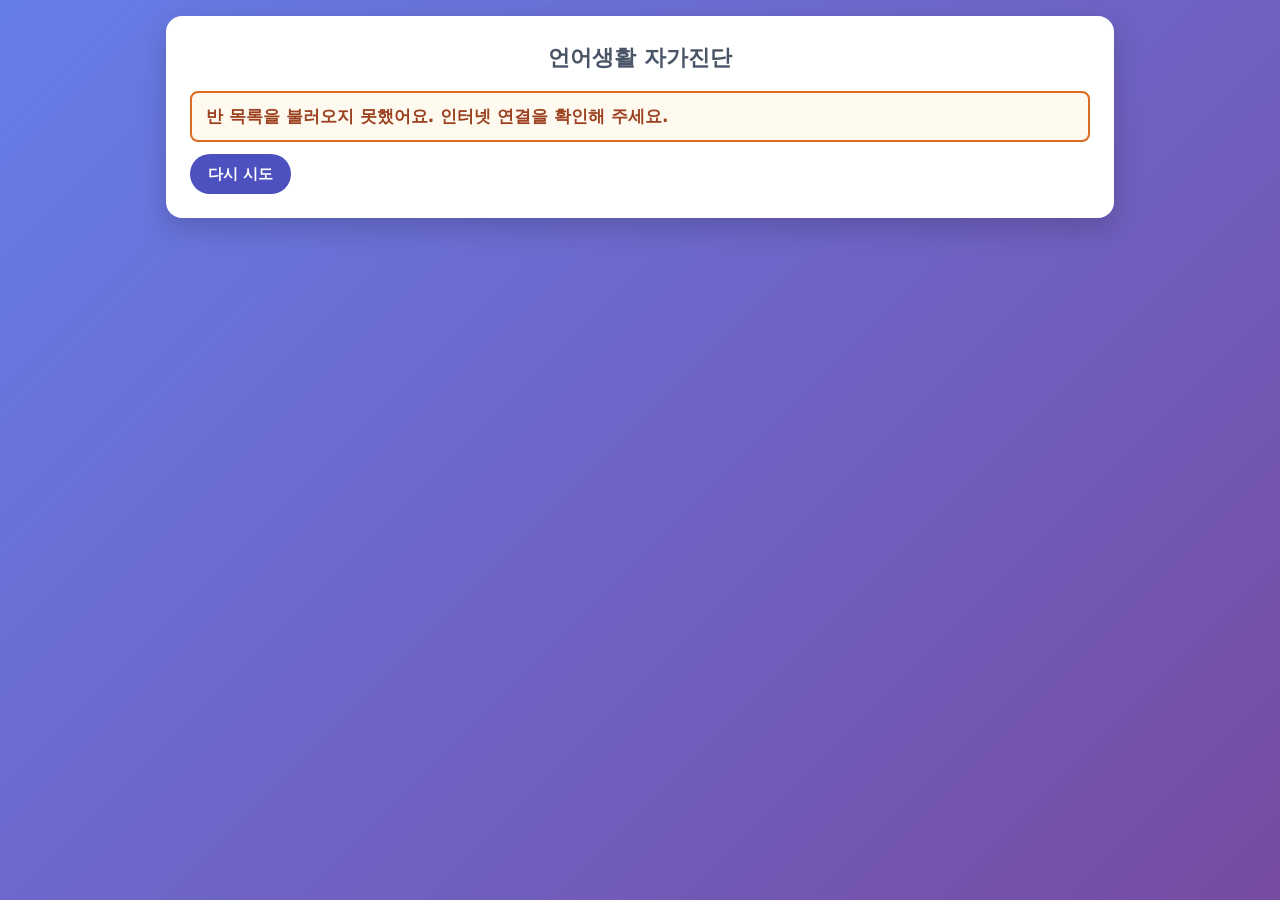
<file: language-check/index.html>
<!doctype html>
<html lang="ko">
<head>
  <meta charset="utf-8">
  <meta name="viewport" content="width=device-width, initial-scale=1">
  <title>언어생활 자가진단</title>
  <link rel="stylesheet" href="style.css">
</head>
<body>
  <main class="page">
    <div class="card" id="app">
      <h1 id="title">언어생활 자가진단</h1>

      <!-- 1. 반·이름 고르기 -->
      <section id="screen-pick" hidden>
        <div id="pick-status"></div>
        <div id="pick-class" hidden>
          <h2>우리 반을 눌러 주세요</h2>
          <div class="pick-grid" id="class-list"></div>
        </div>
        <div id="pick-name" hidden>
          <h2 id="name-title">내 이름을 눌러 주세요</h2>
          <div class="pick-grid" id="name-list"></div>
        </div>
      </section>

      <!-- 2. 설문 -->
      <section id="screen-survey" hidden>
        <div class="who">
          <span id="who-text"></span>
          <button type="button" class="linkbtn" id="change-name">내 이름이 아니에요</button>
        </div>
        <div class="intro" id="intro-text"></div>
        <div class="progress" aria-live="polite">
          <span id="progress-text"></span>
          <div class="progress-bar"><i id="progress-fill"></i></div>
        </div>
        <div id="sections"></div>
        <div class="form-msg" id="survey-msg" role="alert" hidden></div>
        <div class="center"><button type="button" class="btn" id="see-result">결과 보기</button></div>
      </section>

      <!-- 3. 결과와 다짐 -->
      <section id="screen-result" hidden>
        <div class="result-sum">
          <h2>진단 결과</h2>
          <div class="row" id="sum-row"></div>
        </div>
        <div class="lights" id="lights"></div>
        <div id="send-status" role="status"></div>
        <div class="reflect">
          <label for="reflection">나의 반성 및 다짐</label>
          <textarea id="reflection" maxlength="2000"></textarea>
          <div id="reflect-status" role="status"></div>
          <div class="center" style="margin-top:12px">
            <button type="button" class="btn" id="save-reflection" disabled>다짐 남기기</button>
            <div class="muted" id="save-reason" style="margin-top:6px"></div>
          </div>
        </div>
        <div class="finish-note">끝나면 꼭 "처음으로"를 눌러 주세요</div>
        <div class="center"><button type="button" class="btn ghost" id="restart">처음으로</button></div>
      </section>
    </div>
  </main>

  <dialog id="confirm-box">
    <h2 id="confirm-title"></h2>
    <p id="confirm-text"></p>
    <div class="dialog-actions">
      <button type="button" class="btn ghost small" id="confirm-no"></button>
      <button type="button" class="btn small" id="confirm-yes"></button>
    </div>
  </dialog>

  <script src="config.js"></script>
  <script src="survey.js"></script>
  <script src="student.js"></script>
</body>
</html>
</file>
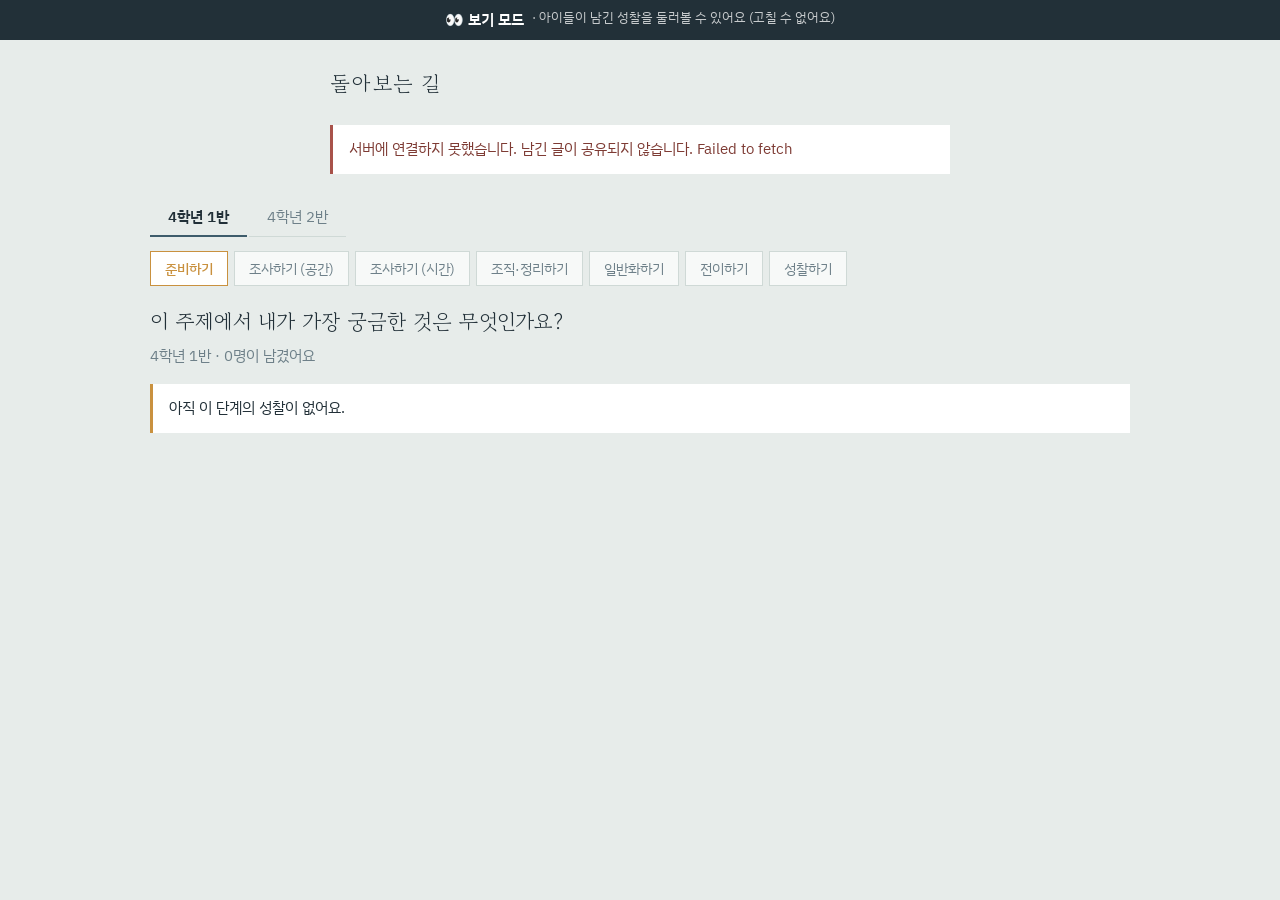
<file: reflect/index.html>
<!doctype html>
<html lang="ko">
<head>
<meta charset="utf-8">
<meta name="viewport" content="width=device-width, initial-scale=1, viewport-fit=cover">
<meta http-equiv="Cache-Control" content="no-cache, no-store, must-revalidate">
<meta http-equiv="Pragma" content="no-cache">
<meta http-equiv="Expires" content="0">
<title>돌아보는 길</title>
<link rel="preconnect" href="https://fonts.googleapis.com">
<link rel="preconnect" href="https://fonts.gstatic.com" crossorigin>
<link href="https://fonts.googleapis.com/css2?family=Gowun+Batang:wght@400;700&family=IBM+Plex+Sans+KR:wght@400;500;600&display=swap" rel="stylesheet">
<style>
:root{
  --mist:#E7ECEA;        /* 안개 낀 아침 들판 */
  --paper:#F7F9F8;       /* 글 쓰는 자리 */
  --ink:#223038;         /* 먹 */
  --soft:#6E8089;        /* 흐린 글씨 */
  --far:#AFC0C4;         /* 먼 능선 */
  --near:#3E5C6B;        /* 가까운 능선 */
  --moss:#6F8F5F;        /* 숲 */
  --lit:#C9913F;         /* 오늘, 불 켜진 자리 */
  --line:#CFD9D6;
  --serif:'Gowun Batang',serif;
  --sans:'IBM Plex Sans KR',system-ui,sans-serif;
}
*{box-sizing:border-box;-webkit-tap-highlight-color:transparent}
html,body{margin:0;padding:0}
body{
  background:var(--mist); color:var(--ink);
  font-family:var(--sans); font-size:16px; line-height:1.7;
  padding:0 20px 140px;
}
.wrap{max-width:620px;margin:0 auto}
.wide{max-width:980px;margin:0 auto}
[hidden]{display:none!important}
button{font-family:inherit;font-size:inherit;color:inherit;background:none;border:none;cursor:pointer;padding:0}
:focus-visible{outline:2.5px solid var(--near);outline-offset:3px;border-radius:4px}

/* 머리 */
.top{display:flex;align-items:baseline;gap:12px;padding:26px 0 8px}
.top h1{font-family:var(--serif);font-weight:400;font-size:21px;letter-spacing:.06em;margin:0;flex:1}
.top .state{font-size:12px;color:var(--soft)}
.top .state b{font-weight:500;color:var(--near)}

h2{font-family:var(--serif);font-weight:400;font-size:28px;line-height:1.45;margin:0 0 6px;letter-spacing:-.01em}
h3{font-family:var(--serif);font-weight:400;font-size:20px;margin:0}
p{margin:0 0 4px}
.quiet{color:var(--soft);font-size:14.5px}
.rule{height:1px;background:var(--line);border:0;margin:28px 0}

/* 길 */
.trail{margin:30px 0 8px}
.trail svg{display:block;width:100%;height:auto;overflow:visible}
.trail text{font-family:var(--sans);font-size:11px;fill:var(--soft)}
.trail text.now{fill:var(--lit);font-weight:600}
.trail text.done{fill:var(--near)}
@media (prefers-reduced-motion:no-preference){
  .trail circle.fresh{animation:pop .55s cubic-bezier(.2,.9,.3,1.3)}
}
@keyframes pop{from{r:3;opacity:.2}to{r:7;opacity:1}}

/* 오늘 카드 */
.today{background:var(--paper);border-radius:3px;padding:26px 24px;
  box-shadow:0 1px 0 var(--line), 0 14px 32px -24px rgba(34,48,56,.5)}
.today .tag{font-family:var(--serif);font-size:14px;color:var(--lit)}
.today h2{margin-top:2px}
.go{display:inline-flex;align-items:center;gap:10px;margin-top:18px;background:var(--near);color:#fff;
  padding:14px 26px;border-radius:2px;font-weight:500;font-size:16.5px}
.go.quietbtn{background:none;color:var(--near);padding:12px 0;box-shadow:inset 0 -1px 0 var(--near)}
.go[disabled]{background:#C3CDCB;cursor:default}
.saved{background:#fff;border-left:3px solid var(--moss);padding:14px 18px;margin:16px 0;font-size:15.5px}
.saved b{font-family:var(--serif);font-weight:400;color:var(--moss)}

/* 명단 */
.pickgrid{display:grid;grid-template-columns:repeat(auto-fill,minmax(112px,1fr));gap:1px;background:var(--line);
  border:1px solid var(--line);margin-top:22px}
.pickgrid button{background:var(--paper);padding:18px 8px;display:flex;flex-direction:column;align-items:center;gap:3px;
  font-size:17px;font-family:var(--serif)}
.pickgrid button em{font-style:normal;font-size:11px;color:var(--soft);font-family:var(--sans)}
.pickgrid button:hover{background:#fff;color:var(--near)}
.pickgrid button.done em{color:var(--moss)}
.classpick{display:grid;gap:14px;margin-top:26px}
.classpick button{background:var(--paper);padding:26px;text-align:left;font-family:var(--serif);font-size:24px;
  box-shadow:0 1px 0 var(--line)}
.classpick button span{display:block;font-family:var(--sans);font-size:13px;color:var(--soft);margin-top:4px}
.classpick button:hover{box-shadow:0 1px 0 var(--near)}

/* 문항 */
.ask{margin:34px 0 0}
.ask + .ask{border-top:1px solid var(--line);padding-top:30px;margin-top:30px}
.ask .skill{font-size:12.5px;color:var(--soft);letter-spacing:.04em;margin-bottom:7px}
.ask q{font-family:var(--serif);font-size:21px;line-height:1.55;quotes:none;display:block;margin-bottom:16px}
.scale{display:grid;grid-template-columns:repeat(3,1fr);gap:1px;background:var(--line);border:1px solid var(--line)}
.scale button{background:var(--paper);padding:14px 4px 11px;display:flex;flex-direction:column;align-items:center;gap:7px;
  font-size:13.5px;color:var(--soft)}
.scale button svg{width:58px;height:34px}
.scale button svg path.m{fill:none;stroke:var(--far);stroke-width:2.2;stroke-linejoin:round;stroke-linecap:round}
.scale button[aria-pressed=true]{background:#fff;color:var(--ink);font-weight:500}
.scale button[aria-pressed=true] svg path.m{stroke:var(--lit);stroke-width:2.8}
.scale button[aria-pressed=true] svg path.g{fill:rgba(201,145,63,.13)}

textarea{width:100%;background:var(--paper);border:1px solid var(--line);border-radius:2px;padding:16px;
  font-family:var(--serif);font-size:18px;line-height:1.8;color:var(--ink);resize:vertical;min-height:120px}
textarea::placeholder{color:#A8B6B9}
textarea:focus{outline:none;border-color:var(--near);box-shadow:0 0 0 3px rgba(62,92,107,.12)}
textarea.plain{font-family:var(--sans);font-size:15px;min-height:96px;line-height:1.6}

/* 되돌아본 글 */
.entries{margin:4px 0 0;padding:0;list-style:none}
.entries li{padding:16px 0;border-top:1px solid var(--line)}
.entries .st{font-size:12.5px;color:var(--soft);margin-bottom:3px}
.entries .tx{font-family:var(--serif);font-size:17.5px;line-height:1.7}
.entries .tx.ai{margin-top:8px;font-size:16px;color:var(--ink);opacity:.9}
.qtag{display:block;font-family:var(--sans);font-size:12.5px;color:var(--soft);letter-spacing:.04em;margin:0 0 4px}
.marks{display:inline-flex;gap:4px;vertical-align:1px;margin-left:8px}
.mk{width:7px;height:7px;border-radius:50%;background:var(--line);display:inline-block}
.mk.v1{background:#D6DEDB}.mk.v2{background:var(--far)}.mk.v3{background:var(--near)}

.legend{display:flex;gap:16px;flex-wrap:wrap;font-size:12.5px;color:var(--soft);margin:2px 0 0}
.legend i{display:inline-block;width:16px;height:2.5px;margin-right:6px;vertical-align:4px;border-radius:2px}

/* 교사 */
.tabs{display:flex;gap:2px;margin:22px 0 0}
.tabs button{padding:10px 18px;font-size:14.5px;color:var(--soft);background:transparent;box-shadow:inset 0 -1px 0 var(--line)}
.tabs button[aria-selected=true]{color:var(--ink);font-weight:600;box-shadow:inset 0 -2px 0 var(--near)}
.tblwrap{overflow-x:auto;margin-top:18px}
table{border-collapse:collapse;font-size:13px;white-space:nowrap;width:100%}
th,td{border-bottom:1px solid var(--line);padding:9px 10px;text-align:center}
th{font-weight:500;color:var(--soft);font-size:12px}
td.nm{text-align:left;font-family:var(--serif);font-size:15.5px}
td.nm button{text-decoration:underline;text-underline-offset:3px;text-decoration-color:var(--far)}
.setblock{background:var(--paper);padding:18px;margin-bottom:10px;box-shadow:0 1px 0 var(--line)}
.setblock .lbl{font-size:12.5px;color:var(--soft);margin-bottom:6px}
input.t{width:100%;background:transparent;border:0;border-bottom:1px solid var(--line);padding:6px 0;
  font-family:var(--serif);font-size:19px;color:var(--ink)}
input.t:focus{outline:none;border-bottom-color:var(--near)}
.chips{display:flex;gap:6px;flex-wrap:wrap;margin-top:8px}
.chips button{border:1px solid var(--line);background:var(--paper);padding:7px 14px;font-size:13.5px;color:var(--soft)}
.chips button[aria-pressed=true]{border-color:var(--lit);color:var(--lit);background:#fff;font-weight:500}

.foot{text-align:center;padding:46px 0 0}
.foot button{color:var(--soft);font-size:13px;box-shadow:inset 0 -1px 0 var(--line);padding-bottom:2px}

/* 잠금 */
.top h1{cursor:default;user-select:none;-webkit-user-select:none}
.lock{max-width:300px;margin:60px auto 0;text-align:center}
.lock .dots{text-align:center;font-size:30px;letter-spacing:10px;min-height:44px;margin:14px 0 4px;color:var(--near)}
.lock.wrong .dots{animation:shake .4s}
@keyframes shake{25%{transform:translateX(-7px)}75%{transform:translateX(7px)}}
@media (prefers-reduced-motion:reduce){.lock.wrong .dots{animation:none}}
.pad{display:grid;grid-template-columns:repeat(3,72px);gap:10px;justify-content:center;margin:16px 0}
.pad button{height:64px;border-radius:12px;background:#fff;border:1.5px solid var(--line);font-size:24px}
.pad button:active{background:var(--paper)}
.tabs .tside{margin-left:auto;box-shadow:none}
.tabs .tside + .tside{margin-left:0}
.msg{background:#fff;border-left:3px solid var(--lit);padding:12px 16px;font-size:14.5px;margin:16px 0}
.msg.bad{border-left-color:#A8524A;color:#7E3B34}

/* 전시용 보기 모드 */
.viewbar{display:none}
body.viewmode .viewbar{display:flex;position:sticky;top:0;z-index:15;justify-content:center;gap:8px;background:#223038;color:#fff;font-size:15px;font-weight:600;padding:7px 12px;margin:0 -20px;user-select:none;-webkit-user-select:none;-webkit-touch-callout:none}
body.viewmode .viewbar small{font-weight:400;opacity:.75}
.vq{font-family:var(--serif);font-size:21px;margin:18px 0 4px}
.vlist{display:grid;grid-template-columns:repeat(auto-fill,minmax(280px,1fr));gap:12px;margin-top:14px}
.vcard{background:var(--paper);padding:16px 18px;border-top:3px solid var(--far)}
.vcard .nm{font-size:13px;color:var(--soft);margin-bottom:4px}
.vcard .nt{font-family:var(--serif);font-size:17px;line-height:1.65;white-space:pre-wrap}
.vcard .ai{margin-top:10px;padding-top:8px;border-top:1px dashed var(--line);font-size:14px;color:#3d4d55;white-space:pre-wrap}
.vcard .ai b{display:block;font-size:12px;color:var(--lit);font-weight:600}
.vcard .lv{margin-top:8px;display:flex;gap:6px;flex-wrap:wrap}
.vcard .lv span{font-size:12px;color:#fff;padding:1px 8px;border-radius:99px}
.vexit{position:fixed;inset:0;background:rgba(20,30,35,.45);display:flex;align-items:center;justify-content:center;z-index:30}
.vexit .box{background:var(--paper);padding:22px 26px;max-width:340px;width:100%;text-align:center}
.vexit input{font-size:24px;letter-spacing:6px;width:140px;text-align:center;padding:6px;border:1px solid var(--line);margin:10px 0}
@media print{
  body{background:#fff;padding:0}
  .noprint{display:none!important}
  .today,.setblock{box-shadow:none}
  h2{font-size:24px}
}
</style>
</head>
<body>

<div class="viewbar noprint" id="viewbar">👀 보기 모드 <small>· 아이들이 남긴 성찰을 둘러볼 수 있어요 (고칠 수 없어요)</small></div>
<div class="wrap noprint"><div class="top">
  <h1 id="title">돌아보는 길</h1>
  <span class="state" id="state"></span>
</div></div>
<div class="wrap" id="msg"></div>
<main id="app"></main>
<div class="vexit" id="viewExit" hidden><div class="box"><h3 style="margin:0">보기 모드 끄기</h3><p class="quiet">선생님 암호를 넣어 주세요.</p>
<input type="password" id="viewPin" inputmode="numeric" maxlength="8" autocomplete="off"><div><button class="go" id="viewOff">끄기</button> <button class="go quietbtn" id="viewCancel" style="margin-left:12px">취소</button></div></div></div>

<script src="config.js?v=4"></script>
<script>
/* ────────────────────────────────────────────────────────────────
   저장 (tuning-in과 같은 entries 표. 새로 실행할 SQL 없음)
     901 / 'cfg2'                        → 설정: 반·학생·단계·질문
     900 / 'r:<반>:<학생>:<단계>'          → 성찰 1건
   ──────────────────────────────────────────────────────────────── */
var CFG=window.REFLECT_CFG||{}, G_DATA=900, G_CFG=901, CKEY='cfg2';
var connected=false, loaded=false, freshStage=0;

var LEVELS=[{v:1,t:'아직'},{v:2,t:'조금'},{v:3,t:'충분히'}];
var HEX={think:'#3E5C6B',research:'#A85A43',comm:'#9A5F8C',team:'#6F8F5F',self:'#C9913F'};
function ATLS(){return (cfg.atl&&cfg.atl.length)?cfg.atl:DEFAULT.atl;}
/* 그 단계에서 묻기로 한 기능만 */
function stageATL(st){
  if(!st||!st.use||!st.use.length)return ATLS();
  var picked=ATLS().filter(function(a){return st.use.indexOf(a.k)>=0;});
  return picked.length?picked:ATLS();
}

var DEFAULT={
  pin:'1234',
  atl:[
    {k:'think',   label:'생각기능', ask:'견주어 보고 까닭을 찾았나요?'},
    {k:'research',label:'질문기능', ask:'필요한 자료를 스스로 찾았나요?'},
    {k:'comm',    label:'소통기능', ask:'내 생각을 친구가 알아듣게 말했나요?'},
    {k:'team',    label:'협력기능', ask:'모둠에서 내 몫을 했나요?'},
    {k:'self',    label:'자기기능', ask:'스스로 계획하고 끝까지 해냈나요?'}
  ],
  /* 모든 단계 공통 질문: AI·디지털 도구 (단계마다 켜고 끄기, 단계마다 고쳐 쓰기 가능) */
  aiQ:'AI·디지털 도구를 어떻게 활용했나요? 활용하면서 어떤 것을 느꼈나요?',
  classes:[
    {id:1,name:'4학년 1반',cur:1,students:[]},
    {id:2,name:'4학년 2반',cur:1,students:[]}
  ],
  stages:[
    {id:1,t:'준비하기',      s:'준비',  use:['think','self'],
     q:'이 주제에서 내가 가장 궁금한 것은 무엇인가요?'},
    {id:2,t:'조사하기 (공간)',s:'공간',  use:['research','comm'],
     q:'장소가 다르면 사는 모습도 다르다는 것을 어디에서 느꼈나요?'},
    {id:3,t:'조사하기 (시간)',s:'시간',  use:['research','think'],
     q:'옛날과 지금을 견주어 보고 새로 알게 된 것은 무엇인가요?'},
    {id:4,t:'조직·정리하기', s:'정리',  use:['think','team'],
     q:'흩어져 있던 자료를 모으니 어떤 묶음이 보였나요?'},
    {id:5,t:'일반화하기',    s:'일반화',use:['think','comm'],
     q:'우리가 찾은 것을 한 문장으로 쓴다면? 그렇게 생각한 까닭도 함께 써 보세요.'},
    {id:6,t:'전이하기',      s:'전이',  use:['think','comm','self'],
     q:'알게 된 것을 다른 고장이나 내 생활에 어떻게 써 볼 수 있을까요?'},
    {id:7,t:'성찰하기',      s:'성찰',  use:['self','team','think'],
     q:'이 단원을 시작할 때의 나와 지금의 나는 무엇이 달라졌나요?'}
  ]
};
var cfg=clone(DEFAULT), recs={}, draft={};
var cid=null, sid=null, view={s:'cls'}, tTab=1, tStage=0;
var unlocked=false, typed='', wrong=false, cfgDirty=false, justSaved=0;
try{unlocked=sessionStorage.getItem('reflect-teacher')==='1';}catch(e){}
var VIEW=false, vCls=null, vSt=null;
try{VIEW=localStorage.getItem('reflect-view')==='1';}catch(e){}
function maskName(n){n=String(n||'');if(n.length<2)return n;if(n.length===2)return n[0]+'○';return n[0]+'○'.repeat(n.length-2)+n[n.length-1];}

function clone(o){return JSON.parse(JSON.stringify(o));}

/* ── 서버 ── */
function api(p,o){o=o||{};
  if(VIEW&&o.method&&o.method!=='GET')return Promise.resolve(new Response(null,{status:204}));  /* 보기 모드: 쓰기 막음 */var h=Object.assign({'apikey':CFG.key,'Authorization':'Bearer '+CFG.key,'Content-Type':'application/json'},o.headers||{});
  return fetch(String(CFG.url||'').replace(/\/$/,'')+'/rest/v1/'+p,Object.assign({},o,{headers:h}));}
async function put(g,k,v){
  var r=await api('entries?on_conflict=group_id,key',{method:'POST',
    headers:{'Prefer':'resolution=merge-duplicates,return=minimal'},
    body:JSON.stringify([{group_id:g,key:k,value:v,updated_at:new Date().toISOString()}])});
  if(!r.ok)throw new Error('HTTP '+r.status+' '+(await r.text()).slice(0,120));
}
async function loadAll(){
  var r=await api('entries?select=group_id,key,value&group_id=in.('+G_DATA+','+G_CFG+')');
  if(!r.ok)throw new Error('HTTP '+r.status+' '+(await r.text()).slice(0,120));
  var rows=await r.json(), nr={};
  rows.forEach(function(x){
    if(x.group_id===G_CFG&&x.key===CKEY&&x.value){cfg=Object.assign(clone(DEFAULT),x.value);renameSkills();}
    else if(x.group_id===G_DATA&&x.key.indexOf('r:')===0)nr[x.key.slice(2)]=x.value||{};
  });
  recs=nr; connected=true;
}
/* 예전 이름으로 저장된 기능 이름을 새 이름으로 바꿔 보여 줌 */
var OLDNAME={'사고기능':'생각기능','조사기능':'질문기능','의사소통기능':'소통기능','자기관리기능':'자기기능','사회적기능':'협력기능','협업기능':'협력기능'};
function renameSkills(){(cfg.atl||[]).forEach(function(a){if(OLDNAME[a.label])a.label=OLDNAME[a.label];});}
function aiOn(st){return !!st&&st.ai!==false;}
function aiQ(st){return (st&&st.aiq)||cfg.aiQ||DEFAULT.aiQ;}
function saveCfg(){return put(G_CFG,CKEY,cfg);}
function saveRec(c,s,st,v){recs[c+':'+s+':'+st]=v;return put(G_DATA,'r:'+c+':'+s+':'+st,v);}

/* ── 조회 ── */
function klass(id){return cfg.classes.filter(function(c){return c.id===id;})[0]||null;}
function stu(c,id){var k=klass(c);if(!k)return null;return k.students.filter(function(s){return s.id===id;})[0]||null;}
function stage(id){return cfg.stages.filter(function(s){return s.id===id;})[0]||null;}
function rec(c,s,st){return recs[c+':'+s+':'+st]||null;}
function esc(s){return String(s==null?'':s).replace(/[&<>"']/g,function(c){
  return {'&':'&amp;','<':'&lt;','>':'&gt;','"':'&quot;',"'":'&#39;'}[c];});}
function say(t,bad){document.getElementById('msg').innerHTML=t?'<p class="msg'+(bad?' bad':'')+'">'+esc(t)+'</p>':'';}

/* 세 단계 산 모양 */
function ridgeIcon(v){
  var d=v===1?'M5 28 Q30 23 55 28':v===2?'M5 28 L22 16 L34 22 L55 28':'M5 28 L17 19 L30 5 L43 19 L55 28';
  return '<svg viewBox="0 0 60 34" aria-hidden="true">'+
    '<path class="g" d="'+d+' L55 31 L5 31 Z" fill="none"/>'+
    '<path class="m" d="'+d+'"/></svg>';
}

/* ── 화면 ── */
/* 설정 칸을 구분하는 이름 — 화면을 다시 그려도 쓰던 글을 되돌려 놓는 데 씀 */
function fkey(el){
  var names=['cname','croster','sname','sshort','sq','saiq','aiq','alabel','aask','pin'];
  for(var i=0;i<names.length;i++)
    if(el.dataset[names[i]]!==undefined)return names[i]+':'+el.dataset[names[i]];
  return null;
}
function render(){
  var k=klass(cid), s=stu(cid,sid), A=document.getElementById('app');
  document.getElementById('state').innerHTML=
    (k?esc(k.name)+(s?' · <b>'+esc(s.name)+'</b>':''):'')+(connected?'':' · 연결 끊김');

  /* 쓰던 글과 커서 자리를 챙겨 둠 */
  var keep={}, fk=null, cs=0, ce=0, ae=document.activeElement;
  A.querySelectorAll('input,textarea').forEach(function(el){
    var key=fkey(el); if(!key)return;
    keep[key]=el.value;
    if(el===ae){fk=key;cs=el.selectionStart;ce=el.selectionEnd;}
  });

  document.body.classList.toggle('viewmode',VIEW);
  if(VIEW)document.getElementById('state').innerHTML='';
  var f=VIEW?scView:({cls:scClass,who:scWho,home:scHome,write:scWrite,teacher:scTeacher}[view.s]||scClass);
  A.innerHTML=f();

  A.querySelectorAll('input,textarea').forEach(function(el){
    var key=fkey(el); if(!key||keep[key]===undefined)return;
    el.value=keep[key];
    if(key===fk){el.focus();try{el.setSelectionRange(cs,ce);}catch(e){}}
  });
  wire();
}
function go(s,o){view=Object.assign({s:s},o||{});scrollTo(0,0);render();}

/* 전시용 보기 모드: 단계를 골라 아이들이 남긴 성찰 모아 보기 */
function scView(){
  if(!klass(vCls))vCls=cfg.classes[0]&&cfg.classes[0].id;
  var k=klass(vCls); if(!k)return '<div class="wrap"><p class="quiet">아직 반이 없습니다.</p></div>';
  if(!stage(vSt))vSt=k.cur||cfg.stages[0].id;
  var st=stage(vSt), sk=stageATL(st);
  var list=k.students.map(function(x){var r=rec(k.id,x.id,st.id);return r&&((r.note||'').trim()||(r.ai||'').trim())?{s:x,r:r}:null;}).filter(Boolean);
  list.sort(function(a,b){return ((b.r.note||'').length+(b.r.ai||'').length)-((a.r.note||'').length+(a.r.ai||'').length);});
  return '<div class="wide">'+
    '<div class="tabs">'+cfg.classes.map(function(c){return '<button data-vcls="'+c.id+'" aria-selected="'+(c.id===k.id)+'">'+esc(c.name)+'</button>';}).join('')+'</div>'+
    '<div class="chips" style="margin-top:14px">'+cfg.stages.map(function(x){return '<button data-vst="'+x.id+'" aria-pressed="'+(x.id===st.id)+'">'+esc(x.t)+'</button>';}).join('')+'</div>'+
    '<p class="vq">'+esc(st.q)+'</p><p class="quiet">'+esc(k.name)+' · '+list.length+'명이 남겼어요</p>'+
    (list.length?'<div class="vlist">'+list.map(function(o){var r=o.r;
      return '<div class="vcard"><div class="nm">'+esc(maskName(o.s.name))+'</div>'+
        ((r.note||'').trim()?'<div class="nt">'+esc(r.note.trim())+'</div>':'')+
        ((r.ai||'').trim()?'<div class="ai"><b>AI·디지털 도구</b>'+esc(r.ai.trim())+'</div>':'')+
        '<div class="lv">'+sk.filter(function(a){return r[a.k];}).map(function(a){var lv=LEVELS.filter(function(l){return l.v===r[a.k];})[0];
          return '<span style="background:'+(HEX[a.k]||'#6E8089')+'">'+esc(a.label)+' · '+esc(lv?lv.t:'')+'</span>';}).join('')+'</div></div>';
    }).join('')+'</div>':'<p class="msg">아직 이 단계의 성찰이 없어요.</p>')+'</div>';
}

/* 1. 반 */
function scClass(){
  return '<div class="wrap"><h2>어느 반인가요?</h2>'+
    '<p class="quiet">자기 반을 눌러 주세요.</p>'+
    '<div class="classpick">'+cfg.classes.map(function(c){
      var st=stage(c.cur);
      return '<button data-cls="'+c.id+'">'+esc(c.name)+
        '<span>'+(c.students.length?c.students.length+'명 · 지금 '+esc(st?st.t:'—'):'명단이 아직 없습니다')+'</span></button>';
    }).join('')+'</div></div>';
}

/* 2. 이름 */
function scWho(){
  var k=klass(cid); if(!k)return scClass();
  var st=stage(k.cur);
  if(!k.students.length)return '<div class="wrap"><h2>'+esc(k.name)+'</h2>'+
    '<p class="msg">아직 이 반의 명단이 없습니다.</p>'+
    '<p class="quiet">선생님 화면에서 학생 이름을 넣으면 이 자리에 명단이 나옵니다.</p>'+
    '<button class="go" id="setupBtn">선생님 화면 열기</button>'+
    '<div class="foot noprint"><button data-back="cls">다른 반 고르기</button></div></div>';
  return '<div class="wrap"><h2>'+esc(st?st.t:'')+'</h2>'+
    '<p class="quiet">자기 이름을 눌러 주세요.</p>'+
    '<div class="pickgrid">'+k.students.map(function(s){
      var d=!!rec(cid,s.id,k.cur);
      return '<button data-who="'+s.id+'"'+(d?' class="done"':'')+'>'+esc(s.name)+
        '<em>'+(d?'오늘 마침':s.n+'번')+'</em></button>';
    }).join('')+'</div>'+
    '<div class="foot noprint"><button data-back="cls">다른 반 고르기</button></div></div>';
}

/* 3. 내 길 */
function scHome(ro){
  var k=klass(cid), s=stu(cid,sid)||{name:''};
  var done=cfg.stages.filter(function(st){return rec(cid,sid,st.id);});
  var cur=stage(k?k.cur:0);
  var curDone=cur&&rec(cid,sid,cur.id);
  var js=justSaved?stage(justSaved):null;
  var out='<div class="wrap">'+
    (js&&!ro?'<p class="saved"><b>남겼어요.</b> '+esc(js.t)+' 돌아보기가 저장되었습니다. '+
      '선생님 화면과 아래 그래프에 바로 보입니다.</p>':'')+
    '<h2 style="font-size:24px">'+esc(s.name)+'의 길</h2>'+
    '<p class="quiet">일곱 자리를 지나며 남긴 생각입니다. 지나온 자리는 언제든 다시 열어 고칠 수 있습니다.</p>'+
    trailSVG()+
    (cur?'<div class="today">'+
      '<p class="tag">'+(curDone?'저장됨 · 다시 열어 고칠 수 있어요':'오늘 머무는 자리')+'</p>'+
      '<h2>'+esc(cur.t)+'</h2>'+
      '<p class="quiet" style="font-family:var(--serif);font-size:17px;color:var(--ink);opacity:.8">'+esc(cur.q)+'</p>'+
      (ro?'':'<button class="go" data-open="'+cur.id+'">'+(curDone?'고쳐 쓰기':'돌아보기')+'</button>')+
      '</div>':'');

  if(done.length){
    out+='<hr class="rule"><h3>지나온 자리</h3>'+ridgeChart()+
      '<ul class="entries">'+done.map(function(st){
        var r=rec(cid,sid,st.id);
        return '<li><p class="st">'+esc(st.t)+
          '<span class="marks">'+stageATL(st).map(function(a){
            return '<i class="mk v'+(r[a.k]||0)+'" title="'+esc(a.label)+'"></i>';}).join('')+'</span></p>'+
          '<p class="tx">'+(r.note?esc(r.note):'<span class="quiet">쓴 글 없음</span>')+'</p>'+
          (r.ai?'<p class="tx ai"><span class="qtag">AI · 디지털 도구</span>'+esc(r.ai)+'</p>':'')+'</li>';
      }).join('')+'</ul>';
  }
  if(!ro){
    out+='<div class="foot noprint">'+
      '<button id="print">인쇄 · PDF로 저장</button><br><br>'+
      '<button data-back="who">내가 아니에요</button></div>';
  }
  return out+'</div>';
}
function trailSVG(){
  var sts=cfg.stages, n=sts.length, W=620, H=86, L=34, R=W-34;
  var x=function(i){return L+i*(R-L)/(n-1);}, y=36;
  var k=klass(cid), cur=k?k.cur:0, g='';
  g+='<path d="M'+L+' '+y+' H'+R+'" stroke="var(--line)" stroke-width="1.5" fill="none"/>';
  var lastDone=-1; sts.forEach(function(st,i){if(rec(cid,sid,st.id))lastDone=i;});
  if(lastDone>0)g+='<path d="M'+L+' '+y+' H'+x(lastDone)+'" stroke="var(--near)" stroke-width="1.5" fill="none"/>';
  sts.forEach(function(st,i){
    var d=!!rec(cid,sid,st.id), now=st.id===cur;
    if(now&&!d)g+='<circle cx="'+x(i)+'" cy="'+y+'" r="12" fill="rgba(201,145,63,.16)"/>';
    g+='<circle class="'+(freshStage===st.id?'fresh':'')+'" cx="'+x(i)+'" cy="'+y+'" r="'+(d?7:5)+'" '+
       'fill="'+(d?'var(--near)':now?'var(--lit)':'var(--mist)')+'" '+
       'stroke="'+(d?'var(--near)':now?'var(--lit)':'var(--far)')+'" stroke-width="1.6"/>';
    g+='<text class="'+(now?'now':d?'done':'')+'" x="'+x(i)+'" y="'+(y+26)+'" text-anchor="middle">'+esc(st.s)+'</text>';
  });
  return '<div class="trail"><svg viewBox="0 0 '+W+' '+H+'" role="img" aria-label="일곱 단계 중 지나온 자리">'+g+'</svg></div>';
}
/* 기능마다 한 줄씩 — 선이 겹치지 않도록 따로 그린다 */
function ridgeChart(){
  var sts=cfg.stages, n=sts.length;
  /* 한 번이라도 물어본 기능만 줄로 그린다 */
  var list=ATLS().filter(function(a){
    return sts.some(function(st){var r=rec(cid,sid,st.id);return r&&r[a.k];});
  });
  if(!list.length)list=ATLS();
  var W=620, L=108, R=W-18, ROW=52, PLOT=30, TOP=10;
  var H=TOP+list.length*ROW+22;
  var x=function(i){return n<2?L:L+i*(R-L)/(n-1);};
  var g='';
  list.forEach(function(a,r){
    var top=TOP+r*ROW, base=top+PLOT;
    var y=function(v){return base-(v-1)*PLOT/2;};
    g+='<line x1="'+L+'" y1="'+base+'" x2="'+R+'" y2="'+base+'" stroke="var(--line)" stroke-width="1"/>';
    g+='<line x1="'+L+'" y1="'+top+'" x2="'+R+'" y2="'+top+'" stroke="var(--line)" stroke-width="1" opacity=".55"/>';
    g+='<text x="'+(L-14)+'" y="'+(base-PLOT/2+4)+'" text-anchor="end" font-size="12.5" '+
       'fill="var(--soft)" font-family="var(--sans)">'+esc(a.label)+'</text>';
    var pts=[];
    sts.forEach(function(st,i){var rr=rec(cid,sid,st.id); if(rr&&rr[a.k])pts.push([x(i),y(rr[a.k])]);});
    if(pts.length>1)g+='<polyline fill="none" stroke="'+HEX[a.k]+'" stroke-width="2.2" stroke-linecap="round" '+
      'stroke-linejoin="round" points="'+pts.map(function(p){return p[0]+','+p[1];}).join(' ')+'"/>';
    pts.forEach(function(p){g+='<circle cx="'+p[0]+'" cy="'+p[1]+'" r="4" fill="'+HEX[a.k]+'"/>';});
  });
  sts.forEach(function(st,i){
    g+='<text x="'+x(i)+'" y="'+(H-6)+'" text-anchor="middle" font-size="11" fill="var(--soft)" '+
       'font-family="var(--sans)">'+esc(st.s)+'</text>';
  });
  return '<p class="quiet" style="margin-top:10px">줄마다 위로 올라갈수록 스스로 잘했다고 본 것입니다.</p>'+
    '<svg class="chart" viewBox="0 0 '+W+' '+H+'" style="width:100%;height:auto;display:block;margin:12px 0 6px" '+
    'role="img" aria-label="단계별 자기평가">'+g+'</svg>';
}

/* 4. 돌아보기 */
function scWrite(){
  var st=stage(view.st), old=rec(cid,sid,view.st);
  var list=stageATL(st);
  if(draft.__st!==view.st){
    draft={__st:view.st,note:old&&old.note||'',ai:old&&old.ai||''};
    list.forEach(function(a){draft[a.k]=old&&old[a.k]||0;});
  }
  var ready=list.every(function(a){return draft[a.k];});
  return '<div class="wrap">'+
    '<p class="quiet">'+esc(st.t)+'</p>'+
    '<p class="qtag">이해 · 과정</p>'+
    '<h2>'+esc(st.q)+'</h2>'+
    '<textarea id="note" placeholder="떠오르는 대로 적어 보세요.">'+esc(draft.note)+'</textarea>'+
    (aiOn(st)?'<p class="qtag" style="margin-top:30px">AI · 디지털 도구</p><h2>'+esc(aiQ(st))+'</h2>'+
      '<textarea id="note2" placeholder="어떤 도구를 어디에 썼는지, 써 보니 어땠는지 적어 보세요.">'+esc(draft.ai)+'</textarea>':'')+
    '<hr class="rule">'+
    '<p class="quiet">이번 단계에서 나의 탐구 기능은 어땠나요?</p>'+
    list.map(function(a){
      return '<div class="ask"><p class="skill">'+esc(a.label)+'</p><q>'+esc(a.ask)+'</q>'+
        '<div class="scale">'+LEVELS.map(function(l){
          return '<button data-k="'+a.k+'" data-v="'+l.v+'" aria-pressed="'+(draft[a.k]===l.v)+'">'+
            ridgeIcon(l.v)+'<span>'+l.t+'</span></button>';}).join('')+'</div></div>';
    }).join('')+
    '<div style="margin-top:34px">'+
      '<button class="go" id="save"'+(ready?'':' disabled')+'>남기기</button>'+
      '<button class="go quietbtn" id="cancel" style="margin-left:18px">그만두기</button>'+
      (ready?'':'<p class="quiet" style="margin-top:12px">'+
        esc(list.filter(function(a){return !draft[a.k];}).map(function(a){return a.label;}).join(', '))+
        ' 을(를) 아직 고르지 않았어요.</p>')+
      (old?'<p class="quiet" style="margin-top:12px">전에 남긴 것을 고치는 중입니다. 다시 남기면 바뀝니다.</p>':'')+
    '</div></div>';
}

/* 5. 선생님 */
function scLock(){
  return '<div class="lock'+(wrong?' wrong':'')+'">'+
    '<h3>선생님 화면</h3>'+
    '<p class="quiet">네 자리 암호를 눌러 주세요.</p>'+
    '<div class="dots">'+'●'.repeat(typed.length)+'○'.repeat(4-typed.length)+'</div>'+
    (wrong?'<p class="quiet" style="color:#A8524A">암호가 맞지 않아요.</p>':'')+
    '<div class="pad">'+[1,2,3,4,5,6,7,8,9,'',0,'←'].map(function(d){
      return d===''?'<span></span>':'<button data-d="'+(d==='←'?'back':d)+'">'+d+'</button>';}).join('')+'</div>'+
    '<button class="go quietbtn" data-d="out">학생 화면으로</button></div>';
}
function scTeacher(){
  if(!unlocked)return scLock();
  if(view.see)return '<div class="wide">'+scHome(true)+
    '<div class="wrap noprint" style="text-align:center;padding-top:10px">'+
    '<button class="go quietbtn" id="print">인쇄 · PDF로 저장</button> '+
    '<button class="go quietbtn" data-back="teacher" style="margin-left:14px">반 전체로</button></div></div>';

  var k=klass(tTab)||cfg.classes[0];
  return '<div class="wide">'+
    '<div class="tabs">'+cfg.classes.map(function(c){
      return '<button data-tab="'+c.id+'" aria-selected="'+(c.id===k.id)+'">'+esc(c.name)+'</button>';}).join('')+
      '<button class="tside" data-back="cls">학생 화면으로</button><button class="tside" id="viewOn">보기 모드</button><button class="tside" id="lockBtn">잠그기</button></div>'+
    '<p class="quiet" style="margin-top:8px">‘보기 모드’는 이 태블릿에서만 켜져요. 손님이 단계를 골라 아이들 성찰을 둘러볼 수만 있고(이름은 가운데 글자를 가려요), 고칠 수는 없어요. 끄려면 맨 위 검은 띠를 2초 꾹 누르고 암호를 넣으세요.</p>'+
    '<p class="quiet" style="margin-top:14px">'+esc(k.name)+'은(는) 지금 <b style="color:var(--lit)">'+
      esc((stage(k.cur)||{}).t||'—')+'</b> 입니다. 다음 단계로 넘기려면 아래에서 그 단계를 누르세요. '+
      '아이들 화면이 바로 그 단계로 바뀝니다. 이름을 누르면 그 학생의 길이 열리고 인쇄할 수 있습니다.</p>'+
    '<div class="chips">'+cfg.stages.map(function(s){
      return '<button data-cur="'+s.id+'" aria-pressed="'+(s.id===k.cur)+'">'+esc(s.t)+'</button>';}).join('')+'</div>'+
    (k.students.length?'<div class="tblwrap"><table><thead><tr><th style="text-align:left">이름</th>'+
      cfg.stages.map(function(s){return '<th>'+esc(s.s)+'</th>';}).join('')+'</tr></thead><tbody>'+
      k.students.map(function(s){
        return '<tr><td class="nm"><button data-see="'+s.id+'">'+esc(s.name)+'</button></td>'+
          cfg.stages.map(function(st){
            var r=rec(k.id,s.id,st.id);
            return '<td>'+(r?'<span class="marks">'+stageATL(st).map(function(a){
              return '<i class="mk v'+(r[a.k]||0)+'" title="'+esc(a.label)+'"></i>';}).join('')+'</span>':'<span class="quiet">·</span>')+'</td>';
          }).join('')+'</tr>';
      }).join('')+'</tbody></table></div>':'<p class="msg">이 반의 명단이 아직 없습니다.</p>')+

    /* 아이들이 적은 글 모아 보기 */
    (function(){
      var vs=stage(tStage)||stage(k.cur)||cfg.stages[0];
      if(!vs||!k.students.length)return '';
      var wrote=k.students.filter(function(s){var r=rec(k.id,s.id,vs.id);return r&&(r.note||r.ai);});
      var blank=k.students.filter(function(s){return !rec(k.id,s.id,vs.id);});
      return '<hr class="rule"><h3>아이들이 적은 글</h3>'+
        '<div class="chips" style="margin:12px 0">'+cfg.stages.map(function(s){
          return '<button data-vs="'+s.id+'" aria-pressed="'+(s.id===vs.id)+'">'+esc(s.s)+'</button>';
        }).join('')+'</div>'+
        '<p class="quiet">'+esc(vs.t)+' · '+esc(vs.q)+(aiOn(vs)?'<br>AI · 디지털 도구 · '+esc(aiQ(vs)):'')+'</p>'+
        (wrote.length?'<ul class="entries">'+wrote.map(function(s){
          var r=rec(k.id,s.id,vs.id);
          return '<li><p class="st">'+esc(s.name)+
            '<span class="marks">'+stageATL(vs).map(function(a){
              return '<i class="mk v'+(r[a.k]||0)+'" title="'+esc(a.label)+'"></i>';}).join('')+'</span></p>'+
            '<p class="tx">'+esc(r.note||'')+'</p>'+(r.ai?'<p class="tx ai"><span class="qtag">AI · 디지털 도구</span>'+esc(r.ai)+'</p>':'')+'</li>';
        }).join('')+'</ul>':'<p class="quiet" style="margin-top:10px">아직 적은 글이 없습니다.</p>')+
        (blank.length?'<p class="quiet" style="margin-top:14px">아직 안 한 사람 '+blank.length+'명 — '+
          esc(blank.map(function(s){return s.name;}).join(', '))+'</p>':
          '<p class="quiet" style="margin-top:14px">모두 마쳤습니다.</p>');
    })()+

    '<hr class="rule"><h3>반과 명단</h3>'+
    cfg.classes.map(function(c,i){
      return '<div class="setblock"><p class="lbl">반 이름</p>'+
        '<input class="t" data-cname="'+i+'" value="'+esc(c.name)+'">'+
        '<p class="lbl" style="margin-top:14px">학생 이름 — 한 줄에 한 명, 번호순</p>'+
        '<textarea class="plain" data-croster="'+i+'" placeholder="김민준&#10;이서연">'+
        esc(c.students.map(function(s){return s.name;}).join('\n'))+'</textarea></div>';
    }).join('')+

    '<h3 style="margin-top:26px">단계와 성찰 질문</h3>'+
    '<p class="quiet">질문은 그대로 학생 화면에 나옵니다. 고쳐 쓰셔도 기록은 이어집니다.</p>'+
    '<div class="setblock"><p class="lbl">AI · 디지털 도구 공통 질문 — 단계마다 따로 고치지 않은 곳에 모두 나옵니다</p>'+
    '<textarea data-aiq style="min-height:62px">'+esc(cfg.aiQ||DEFAULT.aiQ)+'</textarea></div>'+
    cfg.stages.map(function(s,i){
      return '<div class="setblock">'+
        '<input class="t" data-sname="'+i+'" value="'+esc(s.t)+'">'+
        '<p class="lbl" style="margin-top:12px">그래프에 쓸 짧은 이름</p>'+
        '<input class="t" data-sshort="'+i+'" value="'+esc(s.s)+'" style="font-size:15px;font-family:var(--sans)">'+
        '<p class="lbl" style="margin-top:12px">성찰 질문 ① 이해 · 과정</p>'+
        '<textarea data-sq="'+i+'" style="min-height:76px">'+esc(s.q)+'</textarea>'+
        '<p class="lbl" style="margin-top:12px">성찰 질문 ② AI · 디지털 도구 (모든 단계 공통)</p>'+
        '<div class="chips" style="margin:6px 0 8px"><button data-ai="'+i+'" aria-pressed="'+aiOn(s)+'">'+(aiOn(s)?'켜짐 · 이 단계에서 물어요':'꺼짐 · 이 단계에서는 묻지 않아요')+'</button></div>'+
        (aiOn(s)?'<textarea data-saiq="'+i+'" style="min-height:62px">'+esc(aiQ(s))+'</textarea>'+
          (s.aiq?'<p class="quiet" style="margin-top:6px">이 단계만 따로 고친 질문이에요. 공통 질문과 똑같이 맞추면 다시 공통 질문을 따라가요.</p>':''):'')+
        '<p class="lbl" style="margin-top:14px">이 단계에서 물어볼 탐구 기능</p>'+
        '<div class="chips">'+ATLS().map(function(a){
          var on=stageATL(s).some(function(x){return x.k===a.k;});
          return '<button data-use="'+i+'" data-k="'+a.k+'" aria-pressed="'+on+'" '+
            'style="'+(on?'border-color:'+HEX[a.k]+';color:'+HEX[a.k]+';background:#fff;font-weight:500':'')+'">'+
            esc(a.label)+'</button>';
        }).join('')+'</div></div>';
    }).join('')+
    '<h3 style="margin-top:26px">탐구 기능 '+ATLS().length+'가지 · 스스로 재어 보기</h3>'+
    '<p class="quiet">모든 단계에 똑같이 나옵니다. 아이가 '+ATLS().length+'번 눌러야 하니, 이름과 묻는 말은 되도록 짧게 두세요.</p>'+
    ATLS().map(function(a,i){
      return '<div class="setblock">'+
        '<span style="display:inline-block;width:12px;height:12px;border-radius:50%;background:'+HEX[a.k]+'"></span>'+
        '<input class="t" data-alabel="'+i+'" value="'+esc(a.label)+'" style="width:calc(100% - 22px);margin-left:8px">'+
        '<p class="lbl" style="margin-top:12px">아이에게 묻는 말</p>'+
        '<textarea data-aask="'+i+'" style="min-height:62px">'+esc(a.ask)+'</textarea></div>';
    }).join('')+

    '<div class="setblock"><p class="lbl">선생님 암호 — 숫자 네 자리</p>'+
    '<input class="t" data-pin value="'+esc(cfg.pin||'1234')+'" inputmode="numeric" maxlength="4" style="font-family:var(--sans);font-size:17px;letter-spacing:.3em">'+
    '<p class="quiet" style="margin-top:8px">제목 <b>돌아보는 길</b>을 1초쯤 누르고 있으면 이 화면이 열립니다. 아이들이 우연히 들어오는 것을 막는 정도이지, 완전한 잠금은 아닙니다.</p></div>'+

    '<div style="margin-top:20px"><button class="go" id="cSave">설정 저장</button>'+
    '</div>'+
    '</div>';
}

/* ── 연결 ── */
function wire(){
  var A=document.getElementById('app');
  A.querySelectorAll('[data-vcls]').forEach(function(b){b.onclick=function(){vCls=+b.dataset.vcls;vSt=null;render();};});
  A.querySelectorAll('[data-vst]').forEach(function(b){b.onclick=function(){vSt=+b.dataset.vst;render();};});
  var vo=A.querySelector('#viewOn'); if(vo)vo.onclick=function(){VIEW=true;try{localStorage.setItem('reflect-view','1');}catch(e){}vCls=tTab;vSt=null;scrollTo(0,0);render();};
  A.querySelectorAll('[data-cls]').forEach(function(b){b.onclick=function(){
    cid=+b.dataset.cls; try{localStorage.setItem('reflect-cls',cid);}catch(e){} go('who');};});
  A.querySelectorAll('[data-who]').forEach(function(b){b.onclick=function(){
    sid=+b.dataset.who; freshStage=0; go('home');};});
  A.querySelectorAll('[data-open]').forEach(function(b){b.onclick=function(){
    draft={}; go('write',{st:+b.dataset.open});};});
  A.querySelectorAll('[data-back]').forEach(function(b){b.onclick=function(){
    var t=b.dataset.back; if(t==='teacher'){view.see=0;go('teacher');} else go(t);};});
  A.querySelectorAll('[data-k]').forEach(function(b){b.onclick=function(){
    var t=document.getElementById('note'); if(t)draft.note=t.value;
    var t2=document.getElementById('note2'); if(t2)draft.ai=t2.value;
    draft[b.dataset.k]=+b.dataset.v; render();};});
  A.querySelectorAll('[data-tab]').forEach(function(b){b.onclick=function(){tTab=+b.dataset.tab;tStage=0;render();};});
  A.querySelectorAll('[data-vs]').forEach(function(b){b.onclick=function(){tStage=+b.dataset.vs;render();};});
  A.querySelectorAll('[data-see]').forEach(function(b){b.onclick=function(){
    cid=tTab; sid=+b.dataset.see; go('teacher',{see:1});};});
  A.querySelectorAll('[data-cur]').forEach(function(b){b.onclick=async function(){
    var k=klass(tTab); k.cur=+b.dataset.cur; render();
    try{await saveCfg(); say('');}catch(e){say('지금 단계를 저장하지 못했습니다. '+e.message,1);}};});

  var sv=A.querySelector('#save');
  if(sv)sv.onclick=async function(){
    var t=document.getElementById('note');
    var t2=document.getElementById('note2'), old2=rec(cid,sid,draft.__st);
    var v={note:t?t.value.trim():'',ts:Date.now()};
    if(t2)v.ai=t2.value.trim(); else if(old2&&old2.ai)v.ai=old2.ai;
    stageATL(stage(draft.__st)).forEach(function(a){v[a.k]=draft[a.k]||0;});
    sv.textContent='남기는 중…';
    var st=draft.__st, ok=true;
    try{ await saveRec(cid,sid,st,v); }
    catch(e){ ok=false; recs[cid+':'+sid+':'+st]=v;
      say('서버에 보내지 못해 이 태블릿에만 남았습니다. 선생님께 알려 주세요. '+e.message,1); }
    draft={}; freshStage=st; justSaved=ok?st:0; go('home');
    setTimeout(function(){freshStage=0;},1200);
    if(ok)setTimeout(function(){ if(justSaved===st){justSaved=0; if(view.s==='home')render();} },7000);
  };
  var cc=A.querySelector('#cancel'); if(cc)cc.onclick=function(){draft={};go('home');};
  var pr=A.querySelector('#print'); if(pr)pr.onclick=function(){print();};

  A.querySelectorAll('[data-d]').forEach(function(b){b.onclick=function(){
    var d=b.dataset.d;
    if(d==='out'){typed='';wrong=false;go(cid?'who':'cls');return;}
    if(d==='back'){typed=typed.slice(0,-1);wrong=false;render();return;}
    typed+=d; wrong=false;
    if(typed.length===4){
      if(typed===String(cfg.pin||'1234')){
        unlocked=true; typed='';
        try{sessionStorage.setItem('reflect-teacher','1');}catch(e){}
        tTab=cid||cfg.classes[0].id;
      } else { wrong=true; typed=''; }
    }
    render();
  };});
  A.querySelectorAll('[data-ai]').forEach(function(b){b.onclick=function(){
    var s=cfg.stages[+b.dataset.ai]; s.ai=!aiOn(s); cfgDirty=true; render();};});
  A.querySelectorAll('[data-use]').forEach(function(b){b.onclick=function(){
    var s=cfg.stages[+b.dataset.use], k=b.dataset.k;
    if(!s.use||!s.use.length)s.use=ATLS().map(function(a){return a.k;});
    var at=s.use.indexOf(k);
    if(at>=0){ if(s.use.length<=1)return; s.use.splice(at,1); } else s.use.push(k);
    cfgDirty=true; render();
  };});
  var sb=A.querySelector('#setupBtn');
  if(sb)sb.onclick=function(){typed='';wrong=false;tTab=cid||cfg.classes[0].id;go('teacher');};
  var lb=A.querySelector('#lockBtn');
  if(lb)lb.onclick=function(){
    unlocked=false; typed='';
    try{sessionStorage.removeItem('reflect-teacher');localStorage.removeItem('reflect-teacher');}catch(e){}
    go(cid?'who':'cls');
  };

  var cs=A.querySelector('#cSave');
  if(cs)cs.onclick=async function(){
    cfg.classes.forEach(function(c,i){
      var nm=A.querySelector('[data-cname="'+i+'"]'), ro=A.querySelector('[data-croster="'+i+'"]');
      if(nm)c.name=nm.value.trim()||c.name;
      if(ro){
        var names=ro.value.split('\n').map(function(x){return x.trim();}).filter(Boolean);
        var old=c.students.slice(), next=Math.max(0,...old.map(function(s){return s.id;}))+1;
        c.students=names.map(function(n,j){
          var hit=old.filter(function(o){return o.name===n;})[0];
          return {id:hit?hit.id:next++, n:j+1, name:n};
        });
      }
    });
    cfg.stages.forEach(function(s,i){
      var a=A.querySelector('[data-sname="'+i+'"]'), b=A.querySelector('[data-sshort="'+i+'"]'),
          q=A.querySelector('[data-sq="'+i+'"]');
      if(a)s.t=a.value.trim()||s.t; if(b)s.s=b.value.trim()||s.s; if(q)s.q=q.value.trim()||s.q;
    });
    var oldQ=cfg.aiQ||DEFAULT.aiQ, cq=A.querySelector('[data-aiq]'); if(cq&&cq.value.trim())cfg.aiQ=cq.value.trim();
    cfg.stages.forEach(function(s,i){
      var e=A.querySelector('[data-saiq="'+i+'"]'); if(!e)return;
      var v=e.value.trim(); if(!v||v===cfg.aiQ||(!s.aiq&&v===oldQ))delete s.aiq; else s.aiq=v;
    });
    if(!cfg.atl||!cfg.atl.length)cfg.atl=clone(DEFAULT.atl);
    cfg.atl.forEach(function(a,i){
      var l=A.querySelector('[data-alabel="'+i+'"]'), q=A.querySelector('[data-aask="'+i+'"]');
      if(l)a.label=l.value.trim()||a.label; if(q)a.ask=q.value.trim()||a.ask;
    });
    var pn=A.querySelector('[data-pin]');
    if(pn){var p=pn.value.replace(/\D/g,'').slice(0,4); if(p.length===4)cfg.pin=p;}
    cs.textContent='저장하는 중…';
    try{ await saveCfg(); cfgDirty=false; say('설정을 저장했습니다.'); }
    catch(e){ say('설정을 저장하지 못했습니다. '+e.message,1); }
    render();
  };
}
/* 숨은 입구 — 제목을 1초쯤 누르고 있기 */
(function(){
  var T=document.getElementById('title'), t=null;
  function open(){ if(VIEW||view.s==='teacher')return; typed='';wrong=false;
    tTab=cid||cfg.classes[0].id; go('teacher'); }
  function down(){ clearTimeout(t); t=setTimeout(open,900); }
  function up(){ clearTimeout(t); }
  T.addEventListener('pointerdown',down);
  ['pointerup','pointerleave','pointercancel'].forEach(function(e){T.addEventListener(e,up);});
  T.addEventListener('contextmenu',function(e){e.preventDefault();});
})();

(function(){var vb=document.getElementById('viewbar'),lt=null,X=document.getElementById('viewExit'),P=document.getElementById('viewPin');
  vb.addEventListener('pointerdown',function(){if(!VIEW)return;clearTimeout(lt);lt=setTimeout(function(){P.value='';X.hidden=false;setTimeout(function(){P.focus();},50);},2000);});
  ['pointerup','pointerleave','pointercancel'].forEach(function(n){vb.addEventListener(n,function(){clearTimeout(lt);});});
  vb.addEventListener('contextmenu',function(e){e.preventDefault();});
  function off(){if(P.value.trim()!==String(cfg.pin||'1234')){P.value='';P.focus();say('암호가 맞지 않아요.',1);return;}
    VIEW=false;try{localStorage.removeItem('reflect-view');}catch(e){}X.hidden=true;say('');go(cid?'who':'cls');}
  document.getElementById('viewOff').onclick=off;
  P.addEventListener('keydown',function(e){if(e.key==='Enter')off();});
  document.getElementById('viewCancel').onclick=function(){X.hidden=true;};
})();

/* ── 시작 ── */
(async function(){
  try{ await loadAll(); }
  catch(e){ say('서버에 연결하지 못했습니다. 남긴 글이 공유되지 않습니다. '+e.message,1); }
  /* ?start=1 로 들어오면 기억해 둔 반을 지우고 반 고르기부터 시작 */
  if(/[?&]start=1/.test(location.search)){ try{localStorage.removeItem('reflect-cls');}catch(e){} }
  else { try{ var c=+localStorage.getItem('reflect-cls'); if(klass(c))cid=c; }catch(e){} }
  loaded=true;
  if(/[?&]t=1/.test(location.search)){ tTab=cid||cfg.classes[0].id; go('teacher'); }
  else go(cid?'who':'cls');
  setInterval(function(){
    var live=VIEW||['teacher','who','cls'].indexOf(view.s)>=0;
    var ae=document.activeElement;
    var typing=ae&&/^(INPUT|TEXTAREA)$/.test(ae.tagName);
    if(!live||typing)return;
    if(view.s==='teacher'&&cfgDirty)return;   /* 저장 안 한 설정이 있으면 건드리지 않음 */
    loadAll().then(function(){
      var ae2=document.activeElement;
      if(ae2&&/^(INPUT|TEXTAREA)$/.test(ae2.tagName))return;
      if(VIEW||['teacher','who','cls'].indexOf(view.s)>=0)render();
    }).catch(function(){});
  },6000);
})();
</script>
</body>
</html>
</file>
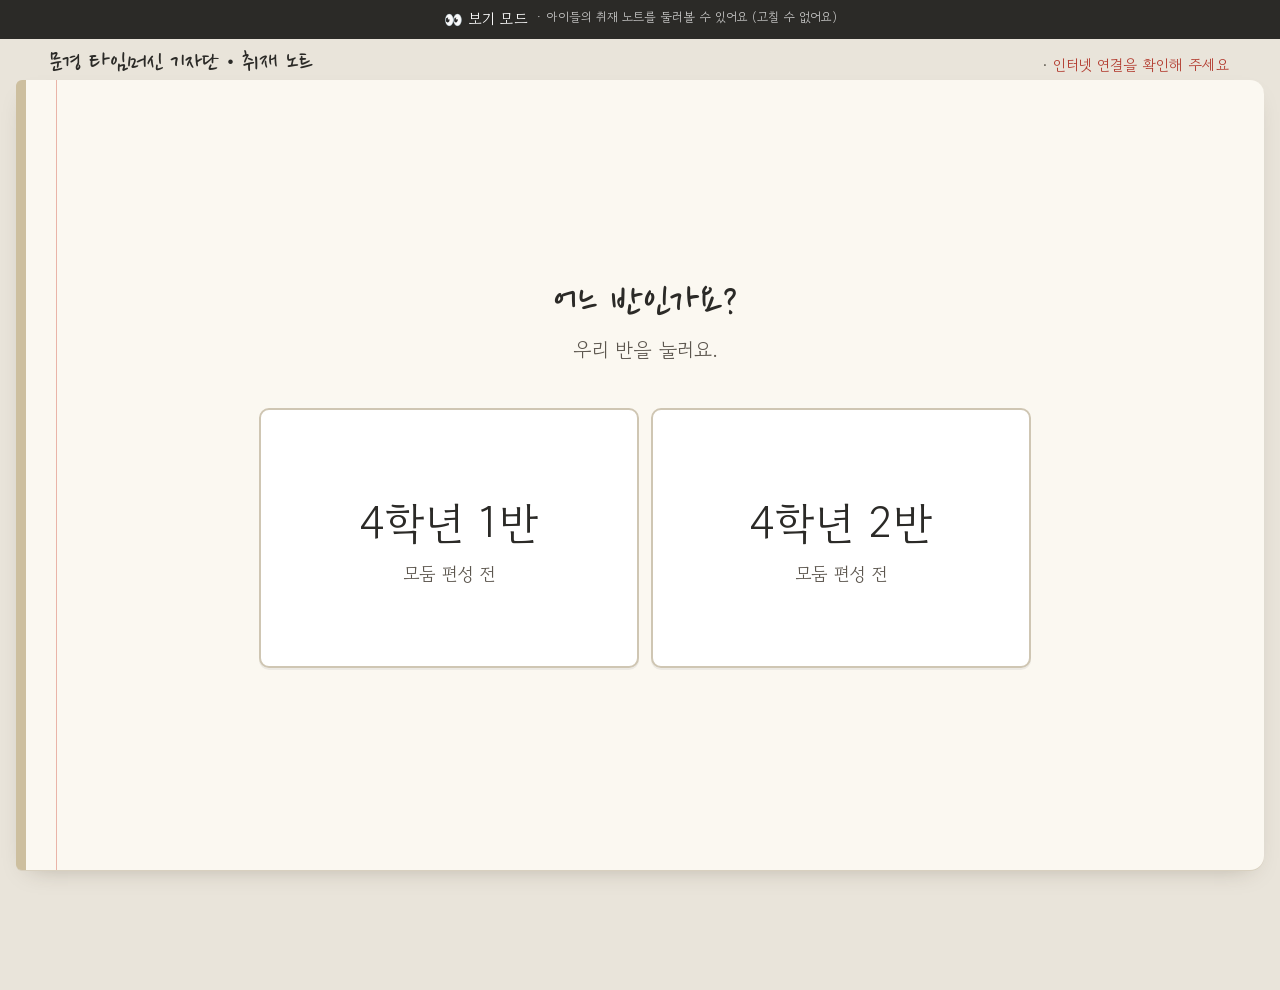
<file: report-note/index.html>
<!doctype html>
<html lang="ko">
<head>
<meta charset="utf-8">
<meta name="viewport" content="width=device-width, initial-scale=1, viewport-fit=cover">
<meta http-equiv="Cache-Control" content="no-cache, no-store, must-revalidate">
<meta http-equiv="Pragma" content="no-cache">
<meta http-equiv="Expires" content="0">
<title>문경 취재 노트</title>
<link rel="preconnect" href="https://fonts.googleapis.com">
<link rel="preconnect" href="https://fonts.gstatic.com" crossorigin>
<link href="https://fonts.googleapis.com/css2?family=Gowun+Dodum&family=Nanum+Pen+Script&display=swap" rel="stylesheet">
<style>
:root{
  --desk:#E9E4DA;      /* 책상 */
  --paper:#FBF8F1;     /* 수첩 종이 */
  --rule:#E3DCCB;      /* 줄 */
  --ink:#2B2A27;       /* 연필 */
  --soft:#5C564E;      /* 흐린 글씨 */
  --past:#F2E7D2;      /* 과거 장: 낡은 종이 */
  --pastInk:#4A3F33;   /* 석탄 */
  --now:#EAF3F8;       /* 현재 장: 맑은 하늘 */
  --nowInk:#245B80;
  --note:#FFF3B0;      /* 포스트잇 */
  --open:#D9622B;      /* 오늘 쓰는 칸 */
  --ok:#3E7D4E;
  --bad:#B23A2E;
  --nat:#5C8A4B;       /* 자연을 이용한 것 */
  --man:#8C5A3C;       /* 사람이 만든 것 */
  --hand:'Nanum Pen Script',cursive;
  --body:'Gowun Dodum',system-ui,sans-serif;
}
*{box-sizing:border-box;-webkit-tap-highlight-color:transparent}
body{overflow-wrap:anywhere}
html,body{margin:0;padding:0}
body{background:var(--desk);color:var(--ink);font-family:var(--body);font-size:17px;line-height:1.65;padding:0 16px 120px}
.wrap{max-width:760px;margin:0 auto}
.wide{max-width:1180px;margin:0 auto}
button{font-family:inherit;font-size:inherit;color:inherit;background:none;border:none;cursor:pointer;padding:0}
button:disabled{cursor:not-allowed;opacity:.5}
input,textarea,select{font-family:inherit;font-size:17px;color:var(--ink)}
:focus-visible{outline:2.5px solid var(--nowInk);outline-offset:2px;border-radius:4px}

header.top{max-width:1180px;margin:0 auto;display:flex;align-items:baseline;justify-content:space-between;gap:12px;padding:18px 0 10px}
#title{font-family:var(--hand);font-size:34px;line-height:1;margin:0;user-select:none;-webkit-user-select:none;-webkit-touch-callout:none}
#state{font-size:14px;color:var(--soft);text-align:right}
#state b{color:var(--ink)}
.msg{max-width:760px;margin:6px auto;padding:10px 14px;border-radius:10px;background:#E4F0E6;color:var(--ok);font-size:15px}
.msg.bad{background:#F7E1DD;color:var(--bad)}

/* 수첩 */
.page{background:var(--paper);border-radius:6px 14px 14px 6px;padding:22px 22px 26px;
  box-shadow:0 1px 0 #d8d0bf,0 10px 24px -14px rgba(60,50,30,.35);
  background-image:linear-gradient(to right,transparent 0 30px,#E9B4A8 30px 31.5px,transparent 31.5px);
  padding-left:48px;border-left:10px solid #CDBF9F}
.page.past{background-color:var(--past);border-left-color:#5A4E40}
.page.now{background-color:var(--now);border-left-color:#5B8DB0}
h2.hand{font-family:var(--hand);font-size:36px;font-weight:400;margin:0 0 6px;line-height:1.1}
.sub{color:var(--soft);font-size:15px;margin:0 0 14px}

/* 고르기 */
.pick{display:grid;grid-template-columns:repeat(3,1fr);gap:12px;margin-top:14px}
@media (max-width:560px){.pick{grid-template-columns:repeat(2,1fr)}}
.pick button{background:#fff;border:2px solid #CFC6B3;border-radius:10px;padding:16px 12px;font-size:20px;text-align:center;min-height:68px;
  box-shadow:0 2px 0 rgba(0,0,0,.06);transition:transform .1s ease-out,border-color .1s}
.pick button:hover{border-color:var(--ink)} .pick button:active{transform:translateY(2px)}
.pick button span{display:block;font-size:13px;color:var(--soft)}
.grp{margin-top:18px}
.grp h3{font-family:var(--hand);font-size:28px;font-weight:400;margin:0}

/* 장 넘기기 */
.tabs{display:flex;gap:6px;margin:10px 0 0;padding-left:16px;align-items:flex-end;flex-wrap:wrap}
.tabs button{padding:10px 20px 9px;border-radius:12px 12px 0 0;background:#DDD5C6;border:1px solid rgba(60,50,30,.12);border-bottom:none;
  font-size:17px;color:var(--soft);min-height:48px;transform:translateY(3px);transition:transform .15s ease-out}
.tabs button:hover{transform:translateY(0)}
.tabs button.on{transform:none;color:var(--ink);font-weight:400;box-shadow:0 -2px 6px -4px rgba(60,50,30,.4)}
.tabs button.t-past.on{background:var(--past)} .tabs button.t-now.on{background:var(--now)} .tabs button.t-cmp.on{background:var(--paper)}
.tabs button.t-past{border-top:3px solid #5A4E40} .tabs button.t-now{border-top:3px solid #5B8DB0} .tabs button.t-cmp{border-top:3px solid #CDBF9F}
.tabs button.t-gen{border-top:3px solid var(--open)} .tabs button.t-gen.on{background:var(--paper)}
.tabs .tipbtn{margin-left:auto;align-self:center;transform:none;border-radius:4px 4px 12px 4px;border:1px solid #E2CF6E;border-bottom:1px solid #E2CF6E}
.wrap > .page{border-top-left-radius:0}
.tabs button.on:not([class*="t-"]){background:#fff}
.tabs .who{margin-left:auto;font-size:14px;color:var(--soft);padding:10px 4px;border:none;background:none;transform:none;min-height:0;box-shadow:none}
.tabs .who + .who{margin-left:8px}
.tabtools{display:inline-flex;gap:6px;align-items:center}
.swap{font-size:14px;color:var(--soft);text-decoration:underline;text-underline-offset:3px;padding:4px 2px;margin-left:8px}

/* 칸 */
.slot{margin:18px 0 0;padding:14px 0 6px;border-top:2px dashed rgba(0,0,0,.12)}
.slot:first-of-type{border-top:none;margin-top:4px}
.slot h3{margin:0;font-size:21px;display:flex;align-items:center;gap:10px;flex-wrap:wrap}
.badge{font-size:13px;padding:2px 10px;border-radius:999px;font-weight:400}
.badge.open{background:var(--open);color:#fff}
.badge.shut{background:rgba(0,0,0,.08);color:var(--soft)}
.ask{margin:4px 0 8px;font-size:16px}
.tip{font-size:14px;color:var(--soft);margin:2px 0 8px}
.slot.isopen{background:rgba(255,255,255,.55);border-radius:12px;padding:14px;border:2px solid var(--open);margin-top:18px}

.cards{display:flex;flex-wrap:wrap;gap:10px;margin:8px 0}
.card{background:var(--note);border-radius:3px 3px 14px 3px;padding:10px 12px 8px;min-width:170px;max-width:100%;flex:1 1 220px;
  box-shadow:0 2px 0 rgba(0,0,0,.06),0 6px 12px -8px rgba(0,0,0,.3)}
.card .t{font-size:17px;white-space:pre-wrap;word-break:keep-all;overflow-wrap:anywhere}
.card .meta{display:flex;align-items:center;gap:6px;flex-wrap:wrap;margin-top:6px;font-size:13px;color:var(--soft)}
.card.mine{outline:2px solid rgba(0,0,0,.15)}
.card.local{background:#FCE3D9}
.tag{font-size:12px;padding:1px 8px;border-radius:999px;background:rgba(0,0,0,.08);color:var(--ink)}
.tag.nat{background:var(--nat);color:#fff}
.tag.man{background:var(--man);color:#fff}
.tag.w{background:#fff;border:1px solid rgba(0,0,0,.15)}
.lk{font-size:13px;text-decoration:underline;color:var(--soft);padding:4px 2px}
.lk.danger{color:var(--bad)}
.pairboard{border-radius:12px;padding:10px 12px}
.pairboard.past{background:var(--past)} .pairboard.now{background:#DDEDF7}
.pb-h{margin:6px 0 8px;font-size:15px;color:var(--soft);font-weight:400}
.pb-hint{margin:0 0 8px}
.pair{display:grid;grid-template-columns:auto minmax(0,1fr) auto minmax(0,1fr);gap:8px;align-items:stretch;margin-bottom:10px;position:relative}
.pair .lk{grid-column:2 / -1;justify-self:end;margin-top:-4px}
.pno{align-self:center;font-family:var(--hand);font-size:22px;color:var(--soft);writing-mode:horizontal-tb;white-space:nowrap}
.parr{align-self:center;font-size:26px;color:var(--open);font-weight:700}
.freecols{display:grid;grid-template-columns:minmax(0,1fr) minmax(0,1fr);gap:10px}
.freecols h5{margin:0 0 6px;font-size:15px;color:var(--soft);font-weight:400}
.mc{display:flex;flex-direction:column;gap:4px;width:100%;text-align:left;font:inherit;color:var(--ink);background:#FFFDF8;border:2px solid #CFC6B3;border-radius:10px;padding:8px 10px;margin:0 0 8px;box-shadow:0 2px 6px -4px rgba(60,40,10,.35)}
.pair .mc{margin:0}
.mc.use{background:#FFF6D6;border-color:#E9CF7E} .mc.life{background:#EAF5FB;border-color:#9FCBE6}
button.mc{cursor:pointer;min-height:48px}
button.mc:active{transform:translateY(1px)}
.mc.on{border-color:var(--open);box-shadow:0 0 0 3px rgba(214,90,40,.3)}
.mc-h{font-size:17px;font-weight:700;line-height:1.35;word-break:keep-all}
.mc-m{display:flex;flex-direction:column;gap:1px;font-size:13.5px;color:var(--soft);line-height:1.4;word-break:keep-all}
.mc-m b{font-weight:700;color:var(--soft);background:none;margin-right:2px}
@media (orientation:landscape) and (min-width:900px){ .split.wideread{grid-template-columns:minmax(0,1.6fr) minmax(0,1fr)} }
@media (max-width:640px){ .pair{grid-template-columns:1fr} .parr{transform:rotate(90deg);justify-self:center} .freecols{grid-template-columns:1fr} }
td.tl{min-width:220px}
.tl-t{white-space:pre-wrap;word-break:keep-all}
.tl-mark{display:inline-block;font-size:12px;color:var(--soft);border:1px solid var(--rule);border-radius:6px;padding:0 5px;margin-left:4px}
.tl-acts{margin-top:4px;gap:6px}
.tline-ta{min-height:90px;font-size:16px}
.btn.sm{padding:6px 12px;min-height:36px;font-size:14px}
.empty{color:var(--soft);font-size:15px;margin:6px 0}

/* 쓰기 */
.form{margin-top:8px}
.chips{display:flex;flex-wrap:wrap;gap:6px;margin:6px 0}
.chips button{padding:6px 14px;border-radius:10px;background:var(--paper);border:2px solid #CFC6B3;font-size:16px;min-height:44px}
.chips button.on{background:var(--ink);color:#FBF8F1;border-color:var(--ink)}
.chips .lab{font-size:13px;color:var(--soft);align-self:center;margin-right:4px;flex-basis:100%}
.hint{font-size:15px;color:var(--nowInk);margin:4px 0}
textarea{width:100%;min-height:76px;padding:6px 12px;border:1.5px solid #CFC6B3;border-radius:10px;resize:vertical;line-height:32px;
  background-color:#fff;background-image:repeating-linear-gradient(transparent 0 31px,var(--rule) 31px 32px);background-position:0 6px;background-attachment:local}
.row{display:flex;gap:8px;align-items:center;flex-wrap:wrap;margin-top:8px}
.btn{background:var(--ink);color:#FBF8F1;border:2px solid var(--ink);border-radius:10px;padding:10px 20px;font-size:17px;min-height:48px;
  box-shadow:0 2px 0 rgba(0,0,0,.18);transition:transform .1s ease-out,box-shadow .1s ease-out}
.btn:active{transform:translateY(2px);box-shadow:none}
.btn:disabled{opacity:1;background:transparent;color:var(--soft);border:2px dashed #BDB3A0;box-shadow:none}
.btn.ghost{background:var(--paper);color:var(--ink);border:2px solid #CFC6B3;box-shadow:0 2px 0 rgba(0,0,0,.06)}
.why{font-size:14px;color:var(--soft)}
.saved{font-size:16px;color:var(--ok)}
.local-note{font-size:14px;color:var(--bad)}

.lines{margin:8px 0;padding:0;list-style:none}
.lines li{padding:6px 0;border-bottom:1px dotted rgba(0,0,0,.15)}
.lines li b{font-weight:400;color:var(--soft);font-size:14px;margin-right:6px}

/* 육하원칙 칸 */
.w5grid{display:grid;grid-template-columns:repeat(2,minmax(0,1fr));gap:8px 12px;margin:6px 0}
.w5grid label{min-width:0;display:flex;align-items:center;gap:8px;background:#fff;border:1.5px solid #CFC6B3;border-radius:10px;padding:4px 4px 4px 10px}
.w5grid label:focus-within{border-color:var(--nowInk)}
.w5grid span{flex:0 0 56px;font-size:16px;color:var(--pastInk)}
.w5grid input{flex:1;min-width:0;border:none;background:transparent;padding:8px 4px;font-size:17px;outline:none}
@media (max-width:640px){.w5grid{grid-template-columns:1fr}}
.fx{display:grid;grid-template-columns:auto 1fr;gap:2px 10px;margin:0;font-size:16px}
.fx dt{color:var(--soft);font-size:14px}
.fx dd{margin:0;overflow-wrap:anywhere}
.card .w5grid{grid-template-columns:1fr}
/* 취재 팁 */
.tipbtn{background:var(--note);border:1.5px solid #E2CF6E;border-radius:999px;padding:10px 16px;font-size:16px;box-shadow:0 2px 0 rgba(0,0,0,.08)}
.modal{position:fixed;inset:0;background:rgba(40,35,25,.45);display:flex;align-items:flex-start;justify-content:center;padding:40px 16px;overflow:auto;z-index:20}
.tipcard{background:var(--note);max-width:560px;width:100%;border-radius:4px 4px 18px 4px;padding:20px 22px;box-shadow:0 18px 40px -16px rgba(0,0,0,.5)}
.tipcard h3.hand{font-family:var(--hand);font-size:38px;font-weight:400;margin:0 0 8px}
.tipcard h4{margin:14px 0 4px;font-size:16px}
.tipgen{font-size:16px;color:var(--pastInk)}
.tipex{background:rgba(255,255,255,.7);border-radius:8px;padding:10px 12px;font-size:16px;line-height:1.7}
/* 칸 고르기·두 줄기 */
.pagehead{display:flex;align-items:center;justify-content:space-between;gap:12px;flex-wrap:wrap;margin-bottom:6px}
.pagehead h2.hand{margin:0}
.picker{display:flex;gap:6px;flex-wrap:wrap}
.picker button{position:relative;padding:8px 16px;border-radius:10px;border:2px solid #CFC6B3;background:var(--paper);font-size:17px;min-height:48px}
.picker button.on{background:var(--ink);color:#FBF8F1;border-color:var(--ink)}
.picker .today{display:inline-block;margin-left:6px;font-size:12px;padding:1px 7px;border-radius:999px;background:var(--open);color:#fff;vertical-align:2px}
.picker .cnt{display:inline-block;margin-left:6px;font-size:12px;padding:0 7px;border-radius:999px;background:rgba(0,0,0,.1)}
.picker button.on .cnt{background:rgba(255,255,255,.25)}
.askrow{display:flex;align-items:center;gap:10px;flex-wrap:wrap;margin:10px 0 12px}
.askrow .ask{margin:0;font-size:18px}
.colh{margin:0 0 6px;font-size:15px;font-weight:400;color:var(--soft)}
.colh span{margin-left:4px}
.col-write{background:rgba(255,255,255,.72);border:2px solid var(--open);border-radius:12px;padding:14px;margin-top:14px}
.col-write.shut{border-color:#CFC6B3}
.cmpgrid{display:grid;grid-template-columns:1fr 1fr;gap:12px;margin-top:8px}
.cmpgrid .col-write{grid-column:1 / -1}
.cmpmat{grid-column:1 / -1}
.gcard{background:#FFFDF8;border:2px solid #CFC6B3;border-radius:14px;padding:14px 18px;margin-bottom:12px}
.gcard.mine{border-color:var(--open);background:rgba(255,255,255,.8)}
.gcard h4{margin:0 0 6px;font-family:var(--hand);font-size:24px;font-weight:400}
.gsent{font-size:20px;line-height:2.1;margin:0 0 8px;word-break:keep-all}
.gsent.edit{font-size:21px;line-height:2.4}
.gb{display:inline-block;min-width:4.5em;padding:0 .35em;margin:0 .15em;border-bottom:3px solid var(--open);background:#FFF6D6;border-radius:6px 6px 0 0;font-weight:700;line-height:1.5}
.gb.empty{background:transparent}
.gin{font:inherit;font-weight:700;width:auto;min-width:5.5em;field-sizing:content;max-width:100%;padding:2px 8px;margin:0 .2em;border:none;border-bottom:3px solid var(--open);background:#FFF6D6;border-radius:6px 6px 0 0;line-height:1.5;color:var(--ink)}
.gin:focus{outline:2px solid var(--open);outline-offset:1px}
.ggrid{display:grid;grid-template-columns:repeat(auto-fill,minmax(420px,1fr));gap:12px}
.tgen{margin-top:12px}
.tgrow{display:grid;grid-template-columns:auto minmax(0,1fr) auto;gap:12px;align-items:center;border-bottom:1px solid var(--rule);padding:6px 0}
.tgrow .gsent{font-size:16px;margin:0;line-height:1.9}
.tgn{font-weight:700}
.tgbtn{font:inherit;font-size:15px;border:2px solid #CFC6B3;background:#fff;border-radius:10px;padding:8px 14px;min-height:44px;cursor:pointer}
.tgbtn.on{background:var(--open);border-color:var(--open);color:#fff}
body.presenting header.top{display:none}
body.presenting{background:#1F1D1A}
.present{height:100vh;box-sizing:border-box;overflow:hidden;display:flex;flex-direction:column;padding:2vh 2.5vw;gap:2vh;color:#1F1D1A}
.ptop{display:flex;align-items:center;gap:12px}
.ptop h2{flex:1;margin:0;color:#FBF8F1;font-family:var(--hand);font-weight:400;font-size:min(3vw,5vh)}
.pgrid{flex:1;min-height:0;overflow:hidden;display:grid;grid-template-columns:repeat(var(--cols),minmax(0,1fr));gap:2vh 1.6vw;align-content:safe center}
.pcard{background:#FBF8F1;border-radius:18px;padding:2.2vh 2vw;font-size:var(--fs)}
.pcard h4{margin:0 0 .3em;font-family:var(--hand);font-weight:400;font-size:.8em;color:var(--open)}
.gsent.big{font-size:1em;line-height:1.9;margin:0}
.gsent.big .gb{border-bottom-width:.12em}
.pempty{color:#FBF8F1;font-size:min(2.4vw,4vh);text-align:center;opacity:.8}
.pbar{display:flex;flex-wrap:wrap;gap:8px;justify-content:center}
.pbtn{font:inherit;font-size:16px;background:rgba(251,248,241,.12);color:#FBF8F1;border:1.5px solid rgba(251,248,241,.4);border-radius:10px;padding:8px 14px;min-height:44px;cursor:pointer}
.pbtn.on{background:var(--open);border-color:var(--open)}
.cmptip{margin-top:16px;padding-top:12px;border-top:1.5px dashed #CFC6B3}
.cmptip h5{margin:0 0 6px;font-size:15px;color:var(--open);font-weight:700}
.cmptip p{margin:0 0 8px;font-size:15px;line-height:1.55;word-break:keep-all}
.cmptip .tipex{font-size:15px;line-height:1.6;word-break:keep-all}
.exl{display:block;font-size:13px;color:var(--soft);margin-bottom:2px}
.cmpmat .colh{margin:4px 0 8px}
.pcols{display:grid;grid-template-columns:minmax(0,1fr) minmax(0,1fr);gap:12px;margin-bottom:10px}
.pcol{border-radius:12px;padding:10px 12px}
.pcol.past{background:var(--past)} .pcol.now{background:#DDEDF7}
.pcol h4{margin:0 0 8px;font-family:var(--hand);font-size:24px;font-weight:400}
.pcol.now h4{color:var(--nowInk)} .pcol.past h4{color:var(--pastInk)}
.pcol h5{margin:12px 0 4px;font-size:14px;color:var(--soft);font-weight:400}
.lines.sm{font-size:14px}
.pchip{display:grid;grid-template-columns:minmax(0,1fr) auto minmax(0,1fr);gap:6px;align-items:stretch;width:100%;font:inherit;color:var(--ink);text-align:left;background:#FFFDF8;border:2px solid #CFC6B3;border-radius:10px;padding:6px;margin:0 0 8px}
button.pchip{cursor:pointer;min-height:52px}
.pchip.on{border-color:var(--open);box-shadow:0 0 0 3px rgba(214,90,40,.3)}
.pc-u,.pc-l{border-radius:7px;padding:6px 8px;font-size:15px;line-height:1.35;word-break:keep-all}
.pc-u{background:#FFF6D6} .pc-l{background:#EAF5FB}
.pc-a{align-self:center;color:var(--open);font-weight:700;font-size:18px}
.xrow{background:#FFFDF8;border:2px solid var(--ink);border-radius:12px;padding:10px 12px;margin-bottom:12px}
.xh{display:flex;justify-content:space-between;align-items:center;margin-bottom:6px}
.xno{font-family:var(--hand);font-size:22px}
.xgrid{display:grid;grid-template-columns:auto minmax(0,1fr) minmax(0,1fr);gap:6px}
.xc{font-size:14px;color:var(--soft);text-align:center}
.xr{align-self:center;font-size:14px;color:var(--soft);white-space:nowrap;padding-right:4px}
.xv{border-radius:8px;padding:8px 10px;font-size:16px;line-height:1.4;word-break:keep-all}
.xv.use{background:#FFF6D6} .xv.life{background:#EAF5FB}
@media (orientation:landscape) and (min-width:900px){
  .wrap{max-width:1320px}
  header.top{padding:10px 0 2px} #title{font-size:28px}
  .split{display:grid;grid-template-columns:minmax(0,1.2fr) minmax(0,1fr);gap:20px;align-items:start}
  .split.solo{grid-template-columns:1fr}
  .col-write{margin-top:0;position:sticky;top:10px}
  .split .w5grid{grid-template-columns:repeat(2,minmax(0,1fr))}
  .cmpgrid{grid-template-columns:minmax(0,1fr) minmax(0,1fr) minmax(0,1.15fr);align-items:start}
  .cmpgrid .col-write{grid-column:auto;position:sticky;top:10px}
  .cmpmat{grid-column:1 / 3}
  .pick{grid-template-columns:repeat(5,1fr)}
  .modal{justify-content:flex-end;align-items:stretch;padding:0}
  .tipcard{max-width:440px;border-radius:18px 0 0 18px;overflow:auto;max-height:100vh}
  .page{padding-top:16px;padding-bottom:20px}
}
/* 비교 */
.cols{display:grid;grid-template-columns:1fr 1fr;gap:12px}
.mini{border-radius:10px;padding:10px 12px}
.mini.past{background:var(--past)} .mini.now{background:var(--now)}
.mini h4{margin:0 0 4px;font-family:var(--hand);font-size:26px;font-weight:400}
.mini h5{margin:8px 0 2px;font-size:14px;color:var(--soft);font-weight:400}
.mini ul{margin:0;padding-left:18px;font-size:15px}
@media (max-width:640px){.cols{grid-template-columns:1fr}}

/* 선생님 */
.panel{background:#fff;border-radius:12px;padding:16px;margin:14px 0;border:1px solid var(--rule)}
.panel h3{margin:0 0 6px;font-size:19px}
.toggles{display:flex;flex-wrap:wrap;gap:8px}
.toggles button{padding:10px 14px;border-radius:10px;border:1.5px solid var(--rule);background:#fff;font-size:15px}
.toggles button.on{background:var(--open);color:#fff;border-color:var(--open)}
table{border-collapse:collapse;width:100%;font-size:15px}
th,td{border-bottom:1px solid var(--rule);padding:6px 8px;text-align:left;vertical-align:top}
th{font-weight:400;color:var(--soft);font-size:13px}
.board{display:grid;grid-template-columns:repeat(auto-fill,minmax(260px,1fr));gap:12px}
.board .col{background:var(--paper);border-radius:10px;padding:10px;border:1px solid var(--rule)}
.board .col h4{margin:0;font-family:var(--hand);font-size:28px;font-weight:400}
.board h5{margin:8px 0 4px;font-size:14px;color:var(--soft);font-weight:400}
.board .card{flex:1 1 100%;min-width:0}
.big .board .card .t,.big .board .fx dd{font-size:24px}
.big .board .col h4{font-size:36px}
.f{display:grid;grid-template-columns:150px 1fr;gap:6px 10px;align-items:center;margin:4px 0}
.f input,.f select{width:100%;padding:8px 10px;border:1.5px solid #CFC6B3;border-radius:8px;background:#fff}
.sel{padding:6px 8px;border:1.5px solid #CFC6B3;border-radius:8px;background:#fff}
.pad{display:grid;grid-template-columns:repeat(3,72px);gap:10px;justify-content:center;margin:16px 0}
.pad button{height:64px;border-radius:12px;background:#fff;border:1.5px solid var(--rule);font-size:24px}
.dots{text-align:center;font-size:30px;letter-spacing:10px;min-height:44px}
@media (max-width:640px){.f{grid-template-columns:1fr}}
/* ── 글씨 정리 ── */
*{font-synthesis:none}  /* 고운돋움에는 굵은 글씨가 없어서 번져 보이지 않게 */
b,strong{font-weight:400;color:var(--ink);background:linear-gradient(transparent 58%,#FFE58A 58%)}  /* 형광펜 */
.lines li b{background:none}
body{font-size:18px}
input,textarea,select{font-size:18px}
#state{font-size:15px}
.badge{font-size:14px}
.card .meta,.lk,.why,.local-note,.swap{font-size:15px}
.tag{font-size:14px}
.chips .lab,.colh,.fx dt,.mini h5,.lines li b{font-size:15px}
.hint{font-size:16px}
.picker .today,.picker .cnt{font-size:13px}
.pick button span{font-size:15px}
/* 시작 화면: 크게, 빈 곳 없이 */
.page.start{min-height:calc(100vh - 110px);display:flex;flex-direction:column}
.page.start h2.hand{font-size:46px}
.page.start .sub{font-size:20px}
.page.start .pick button{font-size:26px;min-height:88px}
.page.start .grp h3{font-size:34px}
.pick.cls{flex:1;align-content:center}
.page.start .pick.cls button{font-size:34px;min-height:180px}
.page.start .pick.cls button span{font-size:18px;margin-top:6px}
@media (orientation:landscape) and (min-width:900px){
  body{font-size:20px}
  input,textarea,select{font-size:20px}
  h2.hand{font-size:44px}
  .askrow .ask{font-size:22px}
  .picker button,.tabs button,.btn,.chips button{font-size:19px}
  .card .t,.fx dd{font-size:19px}
  .w5grid input{font-size:19px}
  .w5grid span{font-size:17px}
  .hint{font-size:17px}
  .mini ul{font-size:17px}
  .tipgen,.tipex{font-size:18px}
  .page.start .pick{grid-template-columns:repeat(5,1fr)}
  .page.start .pick.cls{grid-template-columns:repeat(3,1fr)}
  .page.start .pick.cls button{min-height:260px;font-size:44px}
}
/* ── 색 ── */
.page.past{background-image:linear-gradient(to right,transparent 0 30px,#D9A89A 30px 31.5px,transparent 31.5px),
  linear-gradient(to bottom,#E6D3B3 0,rgba(242,231,210,0) 150px)}
.page.now{background-image:linear-gradient(to right,transparent 0 30px,#E9B4A8 30px 31.5px,transparent 31.5px),
  linear-gradient(to bottom,#CFE4F2 0,rgba(234,243,248,0) 150px)}
.page.past h2.hand{color:var(--pastInk)}
.page.now h2.hand{color:var(--nowInk)}
.page.now .w5grid span{color:var(--nowInk)}
.mini.now{background:#DDEDF7}
.mini.now h4{color:var(--nowInk)} .mini.past h4{color:var(--pastInk)}
.badge.shut{background:rgba(60,50,30,.1);color:var(--soft)}
::selection{background:#FFE58A;color:var(--ink)}
input,textarea{caret-color:var(--open)}
html{scrollbar-color:#BFB49F transparent}
/* ── 마무리 ── */
.card{position:relative}
.card.mine::before{content:'';position:absolute;top:-7px;left:50%;width:58px;height:15px;transform:translateX(-50%) rotate(-2deg);
  background:rgba(217,98,43,.32);border-radius:2px}
.card.mine{outline:none}
.tipcard .btn{min-width:140px}
.empty{color:var(--soft)}
/* 반 고르기: 반 수에 맞춰 가운데로 */
.page.start.center{justify-content:center;align-items:center;text-align:center;padding-left:48px;padding-right:48px}
.page.start.center .pick.cls{flex:0 0 auto;width:100%;grid-template-columns:repeat(var(--n,2),minmax(0,360px));justify-content:center;margin-top:28px}
@media (orientation:landscape) and (min-width:900px){
  .page.start.center .pick.cls{grid-template-columns:repeat(var(--n,2),minmax(0,380px))}
}
@media (max-width:560px){.page.start.center .pick.cls{grid-template-columns:1fr}}
/* 취재 자료 */
.tabs .tipbtn + .tipbtn{margin-left:6px}
.linkpanel h4{margin:16px 0 6px}
.linkcard{display:block;background:rgba(255,255,255,.85);border-radius:10px;padding:12px 14px;margin:8px 0;color:var(--ink);text-decoration:none;
  border:2px solid transparent;box-shadow:0 2px 0 rgba(0,0,0,.06)}
.linkcard:hover,.linkcard:focus-visible{border-color:var(--nowInk)}
.linkcard .lt{display:block;font-size:18px;text-decoration:underline;text-underline-offset:3px;text-decoration-color:rgba(36,91,128,.4)}
.linkcard .lf{display:block;font-size:16px;color:var(--soft);margin-top:4px}
.linkcard .lv.main{background:var(--open);color:#fff}
.linkcard .lv{display:inline-block;margin-top:6px;font-size:14px;padding:1px 10px;border-radius:999px;background:rgba(0,0,0,.08)}
/* 취재 자료: 기간별 묶음 */
.linkpanel .period{margin-top:12px;padding-top:4px}
.linkpanel .period h4{margin:8px 0 4px;font-size:19px}
.linkpanel .period.past h4{color:var(--pastInk)} .linkpanel .period.now h4{color:var(--nowInk)}
.linkpanel h5{margin:10px 0 2px;font-size:15px;font-weight:400;color:var(--soft)}
.linkcard.paper{border-color:var(--open)}
/* 전시용 보기 모드 */
.viewbar{display:none}
body.viewmode .viewbar{display:flex;position:sticky;top:0;z-index:40;justify-content:center;gap:8px;background:#2B2A27;color:#fff;font-size:15px;font-weight:600;padding:7px 12px;margin:0 -16px;user-select:none;-webkit-user-select:none;-webkit-touch-callout:none}
body.viewmode .viewbar small{font-weight:400;opacity:.75}
.vexit[hidden]{display:none}
.vexit{position:fixed;inset:0;background:rgba(30,25,20,.45);display:flex;align-items:center;justify-content:center;z-index:60}
.vexit .box{background:var(--paper);padding:22px 26px;border-radius:14px;max-width:340px;width:100%;text-align:center}
.vexit input{font-size:24px;letter-spacing:6px;width:140px;text-align:center;padding:6px;border:1.5px solid var(--rule);border-radius:8px;margin:10px 0}
</style>
</head>
<body>
<div class="viewbar" id="viewbar">👀 보기 모드 <small>· 아이들의 취재 노트를 둘러볼 수 있어요 (고칠 수 없어요)</small></div>
<header class="top">
  <h1 id="title">문경 타임머신 기자단 · 취재 노트</h1>
  <div id="state"></div>
</header>
<div id="msg"></div>
<main id="app"></main>
<div class="vexit" id="viewExit" hidden><div class="box"><h3 style="margin:0">보기 모드 끄기</h3><p>선생님 암호를 넣어 주세요.</p>
<input type="password" id="viewPin" inputmode="numeric" maxlength="8" autocomplete="off"><div class="row" style="justify-content:center"><button class="btn" id="viewOff">끄기</button><button class="btn ghost" id="viewCancel">취소</button></div></div></div>

<script src="config.js?v=1"></script>
<script>
/* ────────────────────────────────────────────────────────────────
   저장 (사진 짝·성찰 앱과 같은 entries 표. 새로 실행할 SQL 없음)
     911 / 'cfg'                          → 설정: 반·명단·모둠·열린 칸·문구·암호
     910 / 'c:<반>:<모둠>:<장>:<칸>:<id>'  → 카드 한 장 (장: past·now·cmp)
     910 / 'l:<반>:<학생>:<장>'            → 연결 한 줄 (장: past·now)
     901 / 'cfg2'                         → 성찰 앱 설정 (명단을 읽어 오기만 함)
   ──────────────────────────────────────────────────────────────── */
var CFG=window.NOTE_CFG||{}, G_DATA=910, G_CFG=911, CKEY='cfg', G_REFLECT=901;
var SHEETS=['past','now'], SLOTS=['use','life'], CMP=['use','life','link','same'];
var OPEN_KEYS=['past:use','past:life','past:line','now:use','now:life','now:line','cmp','gen'];
var GEN={name:'일반화하기',parts:['사람들이 ','을 ','하는 방식이 달라지면, ','의 흐름에 따라 사람들의 ','도 ','한다.']};

var DEFAULT={
  pin:'1234',
  sheets:{past:'과거',now:'현재'},
  slots:{
    use:{name:'이용 방식',ask:'사람들은 산(땅)을 어떻게 이용했나요?'},
    life:{name:'생활 모습',ask:'그래서 사람들은 어떻게 살았나요? 하는 일, 사는 곳, 마을 모습을 적어요.'},
    line:{name:'연결 한 줄',ask:'이용 방식과 생활 모습을 이어서, 내 말로 한 줄 써요.',frame:'(        )이었기 때문에, 사람들은 (        ).'}
  },
  kinds:{nat:'자연을 이용한 것',man:'사람이 만든 것'},
  w5:[
    {k:'what',t:'무엇을',ask:'무엇을 했나요?'},
    {k:'who',t:'누가',ask:'누가 했나요?'},
    {k:'where',t:'어디서',ask:'어디였나요?'},
    {k:'when',t:'언제',ask:'언제였나요?'},
    {k:'why',t:'왜',ask:'왜 그랬을까요?'},
    {k:'how',t:'어떻게',ask:'어떻게 했나요?'}
  ],
  links:{past:'문경 타임머신 신문 1호 · 탄광 시절 | https://jcteacher7.github.io/mungyeong-AI-project-tool/report-note/news/past.html | 기사 4개 · 기사마다 이용 방식 1장, 생활 모습 1장 | 먼저 읽어요\n‘거인의 숲’서 깔깔, ‘백두대간’에 진지… (서울신문 2023.4.7) | https://m.seoul.co.kr/news/2023/04/07/20230407014001 | 박물관에 되살린 사택촌: 공동 우물, 목욕탕, 가게 | 쉬움\n철거 대신 보존 선택한 문경 은성광업소 (강원일보 2026.8.25) | https://v.daum.net/v/UKr7Z9rNlM | 언제·어디서 석탄을 캤나, 사택·우물·목욕탕·이발소, 인구 16만 | 보통\n문경석탄박물관 소개 (경북매일 2025.11.25) | https://www.kbmaeil.com/article/20251122500051 | 광부 가족의 집과 살림, 갱도 안의 일 | 보통',now:'문경 타임머신 신문 2호 · 탄광 그 뒤, 지금 | https://jcteacher7.github.io/mungyeong-AI-project-tool/report-note/news/now.html | 기사 4개 · 기사마다 이용 방식 1장, 생활 모습 1장 | 먼저 읽어요\n눈가림 옹벽…‘죽은물’ 하천으로 ‘줄줄’ (매일신문 2005.3.12) | https://www.imaeil.com/page/view/2005031211145937448 | 폐광 뒤 땅속 물이 냇물을 누렇게 만든 일 | 어려움\n광해공단 ‘갑정탄광 수질정화시설’ (에너지경제신문 2013.5.30) | https://m.ekn.kr/view.php?key=83728 | 물풀(부들)로 물을 깨끗하게 하고 생태공원이 된 일 | 어려움\n철거 대신 보존 선택한 문경 은성광업소 (강원일보 2026.8.25) | https://v.daum.net/v/UKr7Z9rNlM | 석탄박물관(1999년)과 에코월드, 한 해 방문객 수 | 보통\n‘거인의 숲’서 깔깔, ‘백두대간’에 진지… (서울신문 2023.4.7) | https://m.seoul.co.kr/news/2023/04/07/20230407014001 | 지금 에코월드에서 할 수 있는 것 | 쉬움\n‘왕과 사는 남자’ 흥행… ‘문경 러시’ (경북매일 2026.3.26) | https://kbmaeil.com/article/20260325500242 | 문경새재 오픈세트장에 늘어난 관광객, 한복 체험 | 보통'},
  tips:{
    general:'예시는 문경이 아니라 다른 마을(부산 바닷가) 이야기예요. 문경 이야기는 여러분이 직접 취재해요!\n카드 한 장에는 한 가지 사실만 적어요.\n여섯 칸을 모두 채워야 올릴 수 있어요. 취재 자료의 신문 기사에서 하나씩 찾아봐요.\n신문에서 찾은 낱말을 그대로 써도 좋아요.',
    use:'누가: 어부들\n언제: 아주 옛날부터\n어디서: 부산 앞바다\n무엇을: 물고기를 잡았다\n어떻게: 배를 타고 그물을 던져서\n왜: 바다가 가까워서',
    life:'누가: 어부 가족들\n언제: 고깃배가 들어오는 새벽마다\n어디서: 바닷가 마을 시장\n무엇을: 잡은 생선을 내다 팔았다\n어떻게: 생선을 손질해 좌판에 늘어놓고\n왜: 생선을 팔아 살림을 꾸리려고',
    line:'바다에서 물고기를 잡았기 때문에, 사람들은 바닷가에 모여 살며 생선을 팔았다.',
    cmp:'달라진 이용 방식: 예전에는 (작은 배로 물고기를 잡았고), 지금은 (큰 항구에서 배로 물건을 실어 나른다).\n이어 보기: 바다를 이용하는 방식이 (무역)으로 바뀌자, 사람들의 생활은 (항구에서 일하는 사람이 많아졌다).',
    cmp_use:'비교 줄 하나를 골라 \'이용 방식\' 줄을 봐요. 예전 칸은 앞 괄호에, 지금 칸은 뒤 괄호에 넣어요.\n예: 예전에는 (작은 배를 타고 물고기를 잡았고), 지금은 (큰 항구에서 배로 물건을 실어 나른다).',
    cmp_life:'비교 줄의 \'생활 모습\' 줄을 봐요. 예전 사람들이 어떻게 살았는지, 지금은 어떻게 사는지 넣어요.\n예: 예전에는 (어부 가족들이 새벽 시장에서 생선을 팔았고), 지금은 (항구에서 짐을 나르고 배를 고치는 사람이 많아졌다).',
    cmp_link:'비교 줄을 위에서 아래로 읽어요. 이용 방식이 무엇으로 바뀌었는지, 그래서 생활이 어떻게 되었는지 이어요.\n예: 바다를 이용하는 방식이 (물고기 잡기에서 물건 실어 나르기)로 바뀌자, 사람들의 생활은 (생선 장사에서 항구 일로 바뀌었다).',
    cmp_same:'예전 칸과 지금 칸에 똑같이 들어 있는 것을 찾아요. 시간이 지나도 바뀌지 않은 것이에요.\n예: 예전에도 지금도 사람들은 바다에 기대어 살아요. 바다를 이용하는 방법만 달라졌어요.'
  },
  cmp:{
    use:{name:'달라진 이용 방식',frame:'예전에는 (        ), 지금은 (        ).'},
    life:{name:'달라진 생활 모습',frame:'예전에는 (        ), 지금은 (        ).'},
    link:{name:'이어 보기',frame:'산을 이용하는 방식이 (        )로 바뀌자, 사람들의 생활은 (        ).'},
    same:{name:'그대로인 것',frame:''}
  },
  classes:[
    {id:1,name:'4학년 1반',groups:4,students:[],open:[]},
    {id:2,name:'4학년 2반',groups:4,students:[],open:[]}
  ]
};

var cfg=clone(DEFAULT), cards={}, lines={}, pairs={}, connected=false, loaded=false;
var cid=null, sid=null, view={s:'cls',sheet:'past'};
var ui={w5:{},kind:{},edit:null,del:null,flash:null,pick:{},xpick:{},xfree:false,genDirty:{}};
var unlocked=false, typed='', wrong=false, cfgDirty=false, tTab=1, tSheet='past', big=false, saving={};
try{unlocked=sessionStorage.getItem('rn-teacher')==='1';}catch(e){}

function clone(o){return JSON.parse(JSON.stringify(o));}
function merge(def,v){ /* 저장된 설정에 빠진 항목은 기본값으로 채움 */
  if(Array.isArray(def))return Array.isArray(v)?v:clone(def);
  if(def&&typeof def==='object'){var o={};for(var k in def)o[k]=merge(def[k],v&&v[k]);
    if(v&&typeof v==='object')for(var j in v)if(!(j in o))o[j]=v[j];return o;}
  return v===undefined||v===null?def:v;
}
function esc(s){return String(s==null?'':s).replace(/[&<>"']/g,function(c){
  return {'&':'&amp;','<':'&lt;','>':'&gt;','"':'&quot;',"'":'&#39;'}[c];});}
function say(t,bad){document.getElementById('msg').innerHTML=t?'<p class="msg'+(bad?' bad':'')+'">'+esc(t)+'</p>':'';}
function newId(){return Date.now().toString(36)+Math.random().toString(36).slice(2,6);}

/* ── 서버 ── */
function maskName(n){n=String(n||'');if(n.length<2)return n;if(n.length===2)return n[0]+'○';return n[0]+'○'.repeat(n.length-2)+n[n.length-1];}
var VIEW=false; try{VIEW=localStorage.getItem('rn-view')==='1';}catch(e){}
function api(p,o){o=o||{};
  if(VIEW&&o.method&&o.method!=='GET')return Promise.resolve(new Response(null,{status:204}));  /* 보기 모드: 쓰기 막음 */
  var h=Object.assign({'apikey':CFG.key,'Authorization':'Bearer '+CFG.key,'Content-Type':'application/json'},o.headers||{});
  return fetch(String(CFG.url||'').replace(/\/$/,'')+'/rest/v1/'+p,Object.assign({},o,{headers:h}));}
async function put(g,k,v){
  var r=await api('entries?on_conflict=group_id,key',{method:'POST',
    headers:{'Prefer':'resolution=merge-duplicates,return=minimal'},
    body:JSON.stringify([{group_id:g,key:k,value:v,updated_at:new Date().toISOString()}])});
  if(!r.ok)throw new Error('HTTP '+r.status);
}
async function del(g,k){
  var r=await api('entries?group_id=eq.'+g+'&key=eq.'+encodeURIComponent(k),{method:'DELETE',headers:{'Prefer':'return=minimal'}});
  if(!r.ok)throw new Error('HTTP '+r.status);
}
async function loadCfg(){
  var r=await api('entries?select=value&group_id=eq.'+G_CFG+'&key=eq.'+CKEY);
  if(!r.ok)throw new Error('HTTP '+r.status);
  var rows=await r.json();
  if(rows.length&&rows[0].value)cfg=merge(DEFAULT,rows[0].value);
  if(VIEW)(cfg.classes||[]).forEach(function(c){(c.students||[]).forEach(function(x){x.name=maskName(x.name);});});
  connected=true;
}
async function loadData(c){
  if(!c)return;
  var q='entries?select=key,value&group_id=eq.'+G_DATA+'&or=(key.like.c:'+c+':*,key.like.l:'+c+':*,key.like.p:'+c+':*,key.like.x:'+c+':*,key.like.g:'+c+':*)';
  var r=await api(q); if(!r.ok)throw new Error('HTTP '+r.status);
  var rows=await r.json(), nc={}, nl={}, np={};
  rows.forEach(function(x){ if(!x.value)return; if(VIEW&&x.value.name)x.value.name=maskName(x.value.name);
    if(x.key.indexOf('c:')===0)nc[x.key]=x.value; else if(x.key.indexOf('l:')===0)nl[x.key]=x.value; else if(/^[pxg]:/.test(x.key))np[x.key]=x.value; });
  Object.keys(pairs).forEach(function(k){if(k.split(':')[1]!==String(c))np[k]=pairs[k];});
  pairs=np;
  /* 다른 반 기록은 그대로 두고 이 반만 바꿈 */
  Object.keys(cards).forEach(function(k){if(k.split(':')[1]!==String(c))nc[k]=cards[k];});
  Object.keys(lines).forEach(function(k){if(k.split(':')[1]!==String(c))nl[k]=lines[k];});
  cards=nc; lines=nl; overlayPending(); connected=true;
}
function saveCfg(){return put(G_CFG,CKEY,cfg);}

/* ── 못 보낸 글: 이 기기에만 잠깐 보관 ── */
function pend(){try{return JSON.parse(localStorage.getItem('rn-pending')||'[]');}catch(e){return [];}}
function setPend(a){try{localStorage.setItem('rn-pending',JSON.stringify(a));}catch(e){}}
function addPend(item){var a=pend().filter(function(x){return x.k!==item.k;});a.push(item);setPend(a);}
function overlayPending(){ /* 지금 고른 사람이 못 보낸 글만 보여 줌 */
  pend().forEach(function(p){ if(p.sid!==sid||p.cls!==cid)return;
    var box=p.k.indexOf('c:')===0?cards:/^[pxg]:/.test(p.k)?pairs:lines;
    if(p.del)delete box[p.k]; else box[p.k]=Object.assign({},p.v,{_local:1}); });
}
async function flush(){
  var a=pend(); if(!a.length)return;
  var left=[];
  for(var i=0;i<a.length;i++){ try{ if(a[i].del)await del(G_DATA,a[i].k); else await put(G_DATA,a[i].k,a[i].v);}catch(e){left.push(a[i]);} }
  setPend(left);
}
async function send(k,v,isDel){
  var item={k:k,v:v,del:!!isDel,sid:sid,cls:cid};
  try{ if(isDel)await del(G_DATA,k); else await put(G_DATA,k,v); connected=true; return true; }
  catch(e){ addPend(item); connected=false; return false; }
}

/* ── 조회 ── */
function klass(id){return cfg.classes.filter(function(c){return c.id===id;})[0]||null;}
function stu(c,id){var k=klass(c);return k?k.students.filter(function(s){return s.id===id;})[0]||null:null;}
function me(){return stu(cid,sid);}
function isOpen(key){if(VIEW)return false;var k=klass(cid);return !!(k&&k.open&&k.open.indexOf(key)>=0);}
function cardsOf(c,g,sheet,slot){
  var pre='c:'+c+':'+g+':'+sheet+':'+slot+':';
  return Object.keys(cards).filter(function(k){return k.indexOf(pre)===0;})
    .map(function(k){return Object.assign({_k:k},cards[k]);})
    .sort(function(a,b){return (a.at||0)-(b.at||0);});
}
function lineOf(c,s,sheet){return lines['l:'+c+':'+s+':'+sheet]||null;}
var W5ORDER=['who','when','where','what','how','why'];
var OLD_ASK={'어떻게 했나요? 어떻게 살았나요?':1,'어디에서 있었던 일인가요?':1,'언제 있었던 일인가요?':1,'왜 그렇게 했을까요?':1};
function w5list(){return W5ORDER.map(function(k){var d=DEFAULT.w5.filter(function(x){return x.k===k;})[0];var w=cfg.w5.filter(function(x){return x.k===k;})[0]||d;
  return OLD_ASK[w.ask]?Object.assign({},w,{ask:d.ask}):w;});}
function composeT(f){return w5list().filter(function(w){return f[w.k];}).map(function(w){return w.t+': '+f[w.k];}).join(' · ');}
function fieldsHtml(prefix,f){
  return '<div class="w5grid">'+w5list().map(function(w){
    return '<label><span>'+esc(w.t)+'</span><input data-k="'+prefix+w.k+'" placeholder="'+esc(w.ask)+'" value="'+esc(f&&f[w.k]||'')+'"></label>';
  }).join('')+'</div>';
}
function missingFields(prefix){
  var A=document.getElementById('app');
  return w5list().filter(function(w){var el=A.querySelector('[data-k="'+prefix+w.k+'"]');return !(el&&el.value.trim());}).map(function(w){return w.t;});
}
function readFields(prefix){
  var A=document.getElementById('app'), f={}, any=false;
  W5ORDER.forEach(function(k){var el=A.querySelector('[data-k="'+prefix+k+'"]');var v=el?el.value.trim():'';if(v){f[k]=v;any=true;}});
  return any?f:null;
}
function kindsOf(c){return c.kinds&&c.kinds.length?c.kinds:(c.kind?[c.kind]:[]);}
function kindTags(c){return kindsOf(c).map(function(x){return '<span class="tag '+x+'">'+esc(cfg.kinds[x]||'')+'</span>';}).join('');}
function w5name(k){var w=cfg.w5.filter(function(x){return x.k===k;})[0];return w?w.t:'';}
function w5ask(k){var w=cfg.w5.filter(function(x){return x.k===k;})[0];return w?w.ask:'';}

/* ── 화면 그리기 (쓰던 글·커서를 지킴) ── */
var composing=false, pendingRender=false;
document.addEventListener('compositionstart',function(){composing=true;});
document.addEventListener('compositionend',function(){composing=false;lastKey=Date.now();
  /* 바로 다시 그리면 이어서 누른 띄어쓰기가 사라질 수 있어, 손을 멈출 때까지 기다림 */
  if(pendingRender){pendingRender=false;(function wait(){setTimeout(function(){if(composing)return; if(busy())wait(); else render();},800);})();}});
function typing(){ if(composing)return true; var a=document.activeElement; return !!(a&&/^(INPUT|TEXTAREA|SELECT)$/.test(a.tagName)); }
var lastKey=0;
document.addEventListener('keydown',function(){lastKey=Date.now();});
document.addEventListener('input',function(){lastKey=Date.now();},true);
/* 글 칸에 있어도, 조합 중이 아니고 3초 넘게 손을 멈췄으면 새 글을 보여 줘도 됨 */
function busy(){ if(composing)return true; if(!typing())return false; return Date.now()-lastKey<3000; }

function render(){
  if(composing){pendingRender=true;return;}
  document.body.classList.toggle('viewmode',VIEW);
  var A=document.getElementById('app'), k=klass(cid), s=me();
  document.getElementById('state').innerHTML=(k&&view.s!=='teacher'&&view.s!=='lock'?esc(k.name)+(s?' · '+s.g+'모둠 · <b>'+esc(s.name)+'</b>'+((view.s==='note'||view.s==='cmp')?'<button class="swap" data-a="back-who">이름 바꾸기</button>':''):''):'')+(connected?'':' · <span style="color:var(--bad)">인터넷 연결을 확인해 주세요</span>');
  var keep={}, fk=null, cs=0, ce=0, ae=document.activeElement;
  A.querySelectorAll('[data-k]').forEach(function(el){ keep[el.dataset.k]=el.value; if(el===ae){fk=el.dataset.k;cs=el.selectionStart;ce=el.selectionEnd;} });
  var f={cls:scClass,who:scWho,note:scNote,cmp:scCmp,gen:scGen,lock:scLock,teacher:scTeacher,present:scPresent}[view.s]||scClass;
  document.body.classList.toggle('presenting',view.s==='present');
  /* 다시 그려도 팁 창·자료 창과 화면의 스크롤 위치를 그대로 둠 */
  function skey(el){var c=el.querySelector('.tipcard')||el;return (el.classList.contains('modal')?'m':'c')+(c.classList.contains('linkpanel')?'l':'t');}
  var sc={}, wy=window.scrollY; A.querySelectorAll('.modal,.tipcard').forEach(function(el){sc[skey(el)]=el.scrollTop;});
  var keepEl=(ae&&fk&&A.contains(ae))?ae:null;
  A.innerHTML=f();
  if(keepEl){var nu=A.querySelector('[data-k="'+fk.replace(/"/g,'\\"')+'"]'); if(nu&&nu.tagName===keepEl.tagName){nu.replaceWith(keepEl);}}
  A.querySelectorAll('.modal,.tipcard').forEach(function(el){var v=sc[skey(el)]; if(v)el.scrollTop=v;});
  if(window.scrollY!==wy)window.scrollTo(0,wy);
  A.querySelectorAll('[data-k]').forEach(function(el){ var v=keep[el.dataset.k]; if(v===undefined)return; el.value=v;
    if(el.dataset.k===fk){el.focus();try{el.setSelectionRange(cs,ce);}catch(e){}} });
  A.querySelectorAll('input[data-k^="gen:"]').forEach(function(el){var i=el.dataset.k.slice(4), s2=me(); if(!ui.genDirty[i]&&s2)el.value=genVal(cid,s2.g,i); el.size=ginSize(el.value);});
  if(view.s==='present')fitPresent();
  A.querySelectorAll('textarea[data-k]').forEach(function(el){syncBtn(el);});
  var seen={}; A.querySelectorAll('input[data-k^="f:"]').forEach(function(el){var p=el.dataset.k.split(':');var key=p[1]+':'+p[2];if(!seen[key]){seen[key]=1;syncBtn(el);}});
}
function go(s,extra){view=Object.assign({},view,{s:s},extra||{});ui.edit=null;ui.del=null;say('');render();window.scrollTo(0,0);}
function rememberMe(){try{sessionStorage.setItem('rn-me',JSON.stringify({c:cid,s:sid}));}catch(e){}}

/* 1. 반 고르기 */
function scClass(){
  return '<div class="wrap page start center"><h2 class="hand">어느 반인가요?</h2><p class="sub">우리 반을 눌러요.</p><div class="pick cls" style="--n:'+cfg.classes.length+'">'+
    cfg.classes.map(function(c){
      var n=c.students.filter(function(s){return s.g>0;}).length;
      return '<button data-a="cls" data-v="'+c.id+'">'+esc(c.name)+'<span>'+(n?n+'명':'모둠 편성 전')+'</span></button>';
    }).join('')+'</div></div>';
}
/* 2. 이름 고르기 */
function scWho(){
  var k=klass(cid); if(!k)return scClass();
  var on=k.students.filter(function(s){return s.g>0;});
  if(!on.length)return '<div class="wrap page"><h2 class="hand">'+esc(k.name)+'</h2><p>아직 모둠 편성이 없어요. 선생님께 말씀드려요.</p>'+
    '<div class="row"><button class="btn ghost" data-a="back-cls">반 다시 고르기</button></div></div>';
  var html='<div class="wrap page start"><h2 class="hand">'+esc(k.name)+' · 내 이름을 눌러요</h2>';
  for(var g=1;g<=k.groups;g++){
    var ms=on.filter(function(s){return s.g===g;}); if(!ms.length)continue;
    html+='<div class="grp"><h3>'+g+'모둠</h3><div class="pick">'+ms.map(function(s){
      return '<button data-a="who" data-v="'+s.id+'">'+esc(s.name)+'</button>';}).join('')+'</div></div>';
  }
  return html+'<div class="row" style="margin-top:20px"><button class="btn ghost" data-a="back-cls">반 다시 고르기</button></div></div>';
}

/* 3. 취재 노트 */
function tabs(){
  var sh=view.s==='cmp'?'cmp':view.s==='gen'?'gen':view.sheet;
  return '<div class="tabs">'+SHEETS.map(function(x){
    return '<button data-a="sheet" data-v="'+x+'" class="t-'+x+(sh===x?' on':'')+'">'+esc(cfg.sheets[x])+' 장</button>';}).join('')+
    '<button data-a="cmp" class="t-cmp'+(sh==='cmp'?' on':'')+'">비교하기</button>'+
    '<button data-a="gen" class="t-gen'+(view.s==='gen'?' on':'')+'">'+esc(GEN.name)+'</button>'+
    '<button class="tipbtn" data-a="links">취재 자료</button><button class="tipbtn" data-a="tip">선생님의 취재 팁</button></div>';
}
function cardBody(c){return c.f?'<dl class="fx">'+w5list().filter(function(w){return c.f[w.k];}).map(function(w){return '<dt>'+esc(w.t)+'</dt><dd>'+esc(c.f[w.k])+'</dd>';}).join('')+'</dl>':'<div class="t">'+esc(c.t)+'</div>';}
function cardHtml(c,editable){
  var mine=c.by===sid;
  if(ui.edit===c._k&&mine){
    if(c.f)return '<div class="card mine">'+fieldsHtml('ef|'+c._k+'|',c.f)+
      '<div class="row"><button class="btn" data-a="edit-save" data-v="'+esc(c._k)+'">고친 글 남기기</button>'+
      '<button class="btn ghost" data-a="edit-cancel">그만두기</button></div></div>';
    return '<div class="card mine"><textarea data-k="edit:'+esc(c._k)+'" data-min="1">'+esc(c.t)+'</textarea>'+
      '<div class="row"><button class="btn" data-a="edit-save" data-v="'+esc(c._k)+'">고친 글 남기기</button>'+
      '<button class="btn ghost" data-a="edit-cancel">그만두기</button></div></div>';
  }
  var tags=(c.w?'<span class="tag w">'+esc(w5name(c.w))+'</span>':'')+kindTags(c);
  var tools='';
  if(mine&&editable){
    tools=ui.del===c._k?
      '<button class="lk danger" data-a="del-yes" data-v="'+esc(c._k)+'">정말 지울게요</button><button class="lk" data-a="del-no">아니요</button>':
      '<button class="lk" data-a="edit" data-v="'+esc(c._k)+'">고치기</button><button class="lk" data-a="del" data-v="'+esc(c._k)+'">지우기</button>';
  }
  var body=cardBody(c);
  return '<div class="card'+(mine?' mine':'')+(c._local?' local':'')+'">'+body+
    '<div class="meta">'+tags+'<span>'+esc(c.name||'')+'</span>'+tools+'</div>'+
    (c._local?'<div class="local-note">아직 이 기기에만 남아 있어요. 인터넷이 되면 저절로 보내요.</div>':'')+'</div>';
}
function flashHtml(key){return ui.flash&&ui.flash.key===key&&Date.now()-ui.flash.at<4000?
  '<span class="saved">'+(ui.flash.local?'':'남겼어요 ✓')+'</span>'+(ui.flash.local?'<span class="local-note">서버에 못 보냈어요. 이 기기에만 남아 있어요.</span>':''):'';}
function cardForm(sheet,slot,opts){
  var key=sheet+':'+slot, kd=ui.kind[key]||[];
  var html='<div class="form">';
  if(opts.w5){
    html+='<p class="hint">여섯 칸을 모두 채워요 · 카드 한 장에 한 가지 사실 · 친구 카드와 겹치지 않게</p>'+fieldsHtml('f:'+key+':',null);
  }
  if(opts.kind){
    html+='<div class="chips"><span class="lab">나누어 보기 (둘 다 골라도 되고, 안 골라도 돼요)</span>'+['nat','man'].map(function(x){
      return '<button data-a="kind" data-slot="'+key+'" data-v="'+x+'" class="'+(kd.indexOf(x)>=0?'on':'')+'">'+esc(cfg.kinds[x])+'</button>';}).join('')+'</div>';
  }
  if(!opts.w5)html+='<textarea data-k="new:'+key+'" data-min="1" placeholder="'+esc(opts.frame||'취재한 내용을 한 장에 하나씩 써요.')+'"></textarea>';
  html+='<div class="row">'+(opts.frame?'<button class="btn ghost" data-a="frame" data-v="new:'+key+'" data-f="'+esc(opts.frame)+'">틀 가져오기</button>':'')+
    '<button class="btn" data-a="add" data-v="'+key+'" disabled>카드 올리기</button><span class="why" data-why="new:'+key+'">'+(opts.w5?'여섯 칸을 모두 채우면 올릴 수 있어요.':'글을 쓰면 올릴 수 있어요.')+'</span>'+flashHtml(key)+'</div></div>';
  return html;
}
var SLOTNO={use:'①',life:'②',line:'③'};
function firstOpenSlot(sh){var o=['use','life','line'].filter(function(x){return isOpen(sh+':'+x);});return o[0]||'use';}
function slotPicker(sh,cur){
  return '<div class="picker" role="tablist">'+['use','life','line'].map(function(x){
    var op=isOpen(sh+':'+x);
    return '<button role="tab" data-a="slot" data-v="'+x+'" class="'+(cur===x?'on':'')+'">'+SLOTNO[x]+' '+esc(cfg.slots[x].name)+
      (op?'<span class="today">오늘</span>':'')+'</button>';}).join('')+'</div>';
}
function cardList(list,editable,empty){
  return '<div class="cards">'+(list.length?list.map(function(c){return cardHtml(c,editable);}).join(''):'<p class="empty">'+(empty||'아직 카드가 없어요.')+'</p>')+'</div>';
}
function askRow(text,open){
  return '<div class="askrow"><p class="ask">'+esc(text)+'</p><span class="badge '+(open?'open':'shut')+'">'+(open?'오늘 쓰는 칸':'보기만')+'</span></div>';
}
function slotArea(sheet,slot){
  var s=me(), key=sheet+':'+slot, open=isOpen(key), conf=cfg.slots[slot];
  var list=cardsOf(cid,s.g,sheet,slot);
  return askRow(conf.ask,open)+'<div class="split'+(open?'':' solo')+'">'+
    '<div class="col-read"><h4 class="colh">우리 모둠 카드 <span>'+list.length+'장</span></h4>'+cardList(list,open)+'</div>'+
    (open?'<div class="col-write"><h4 class="colh">내가 쓰는 카드</h4>'+cardForm(sheet,slot,{w5:true,kind:slot==='use'})+'</div>':'')+
    '</div>';
}
/* 선생님: 아이의 연결 한 줄 고치기·지우기 */
function tLineCell(c,s,sheet){
  var key='l:'+c+':'+s+':'+sheet, l=lines[key];
  if(!l)return '<span class="empty">—</span>';
  if(ui.tline===key)return '<textarea data-k="tline:'+esc(key)+'" class="tline-ta">'+esc(l.t)+'</textarea>'+
    '<div class="row tl-acts"><button class="btn sm" data-a="tline-save" data-v="'+esc(key)+'">고친 글 저장</button>'+
    '<button class="btn ghost sm" data-a="tline-cancel">그만두기</button></div>';
  return '<div class="tl-t">'+esc(l.t)+(l.byT?' <span class="tl-mark">선생님이 고침</span>':'')+'</div>'+
    '<div class="tl-acts"><button class="lk" data-a="tline-edit" data-v="'+esc(key)+'">고치기</button> '+
    '<button class="lk danger" data-a="tline-del" data-v="'+esc(key)+'">'+(ui.del===key?'정말 지우기':'지우기')+'</button></div>';
}
/* 짝 짓기: 이용 방식 카드 하나 ⇄ 생활 모습 카드 하나 (모둠이 함께) */
function pairsOf(c,g,sheet){
  var pre='p:'+c+':'+g+':'+sheet+':', used={};
  return Object.keys(pairs).filter(function(k){return k.indexOf(pre)===0;})
    .map(function(k){return Object.assign({_k:k},pairs[k]);})
    .sort(function(a,b){return (a.at||0)-(b.at||0);})
    .filter(function(p){ if(!cards[p.u]||!cards[p.l]||used[p.u]||used[p.l])return false; used[p.u]=used[p.l]=1; return true; });
}
function miniCard(key,slot,act,on){
  var c=cards[key], f=c.f||{}, L={}; w5list().forEach(function(w){L[w.k]=w.t;});
  var head=f.what||c.t, a=['who','when','where'].filter(function(k){return f[k];}).map(function(k){return '<b>'+esc(L[k])+'</b> '+esc(f[k]);}).join(' · ');
  var body=(f.what?(a?'<span>'+a+'</span>':'')+['how','why'].filter(function(k){return f[k];}).map(function(k){return '<span><b>'+esc(L[k])+'</b> '+esc(f[k])+'</span>';}).join(''):'');
  var inner='<span class="mc-h">'+esc(head)+'</span>'+(body?'<span class="mc-m">'+body+'</span>':'');
  return act?'<button class="mc '+slot+(on?' on':'')+'" data-a="pick" data-v="'+esc(key)+'">'+inner+'</button>':'<div class="mc '+slot+'">'+inner+'</div>';
}
function pairBoard(sheet,can){
  var s=me(), use=cardsOf(cid,s.g,sheet,'use'), life=cardsOf(cid,s.g,sheet,'life'), ps=pairsOf(cid,s.g,sheet), inP={};
  ps.forEach(function(p){inP[p.u]=inP[p.l]=1;});
  var pk=ui.pick[sheet]||{};
  var rows=ps.map(function(p,i){
    return '<div class="pair"><span class="pno">짝 '+(i+1)+'</span>'+miniCard(p.u,'use',false)+'<span class="parr" aria-hidden="true">→</span>'+miniCard(p.l,'life',false)+
      (can?'<button class="lk" data-a="unpair" data-v="'+esc(p._k)+'">짝 풀기</button>':'')+'</div>';}).join('');
  var fu=use.filter(function(c){return !inP[c._k];}), fl=life.filter(function(c){return !inP[c._k];});
  var hint=!can?'':pk.use?'좋아요! 이제 오른쪽에서 그 때문에 생긴 <b>생활 모습</b> 카드를 눌러요.':pk.life?'이제 왼쪽에서 이 생활의 까닭이 된 <b>이용 방식</b> 카드를 눌러요.':
    '<b>이용 방식</b> 카드 하나와, 그래서 생긴 <b>생활 모습</b> 카드 하나를 차례로 누르면 짝이 돼요.';
  var free=(fu.length||fl.length)?'<div class="freecols"><div><h5>'+SLOTNO.use+' '+esc(cfg.slots.use.name)+'</h5>'+(fu.length?fu.map(function(c){return miniCard(c._k,'use',can,pk.use===c._k);}).join(''):'<p class="empty">남은 카드 없음</p>')+'</div>'+
    '<div><h5>'+SLOTNO.life+' '+esc(cfg.slots.life.name)+'</h5>'+(fl.length?fl.map(function(c){return miniCard(c._k,'life',can,pk.life===c._k);}).join(''):'<p class="empty">남은 카드 없음</p>')+'</div></div>':'';
  if(!use.length&&!life.length)return '<p class="empty">이 장에 아직 카드가 없어요.</p>';
  return '<div class="pairboard '+sheet+'">'+(rows?'<h5 class="pb-h">우리 모둠이 지은 짝</h5>'+rows:'')+
    (free?'<h5 class="pb-h">'+(rows?'아직 짝이 없는 카드':'짝 지을 카드')+'</h5>'+(hint?'<p class="hint pb-hint">'+hint+'</p>':'')+free:'')+'</div>';
}
function lineArea(sheet){
  var s=me(), k=klass(cid), key=sheet+':line', open=isOpen(key), conf=cfg.slots.line, my=lineOf(cid,sid,sheet);
  var mini=SLOTS.map(function(sl){var l=cardsOf(cid,s.g,sheet,sl);
    return '<h5>'+SLOTNO[sl]+' '+esc(cfg.slots[sl].name)+'</h5>'+(l.length?'<ul>'+l.map(function(c){return '<li>'+esc(c.t)+'</li>';}).join('')+'</ul>':'<p class="empty">카드 없음</p>');}).join('');
  var mates=k.students.filter(function(x){return x.g===s.g&&x.id!==sid;}), friends;
  if(my||VIEW){
    var got=mates.map(function(x){var l=lineOf(cid,x.id,sheet);return l?'<li><b>'+esc(x.name)+'</b>'+esc(l.t)+'</li>':'';}).join('');
    friends=got?'<ul class="lines">'+got+'</ul>':'<p class="empty">아직 남긴 친구가 없어요.</p>';
  } else friends='<p class="empty">내 한 줄을 남기면 모둠 친구들의 한 줄이 보여요.</p>';
  var write;
  if(open){
    write='<p class="hint">연결 한 줄은 모둠 카드가 아니라 <b>나만의 칸</b>이에요.</p>'+
      '<textarea data-k="line:'+sheet+'" data-min="1" placeholder="'+esc(conf.frame)+'">'+esc(my?my.t:'')+'</textarea>'+
      '<div class="row"><button class="btn ghost" data-a="frame" data-v="line:'+sheet+'" data-f="'+esc(conf.frame)+'">틀 가져오기</button>'+
      '<button class="btn" data-a="line" data-v="'+sheet+'" disabled>'+(my?'고친 한 줄 남기기':'내 한 줄 남기기')+'</button>'+
      '<span class="why" data-why="line:'+sheet+'">글을 쓰면 남길 수 있어요.</span>'+flashHtml(key)+'</div>'+
      (my&&my._local?'<p class="local-note">아직 이 기기에만 남아 있어요.</p>':'')+(my&&my.byT?'<p class="local-note">선생님이 내 한 줄을 고쳐 주셨어요.</p>':'');
  } else write=my?'<div class="card mine"><div class="t">'+esc(my.t)+'</div></div>':'<p class="empty">아직 내 한 줄이 없어요.</p>';
  return askRow(conf.ask,open)+'<div class="split wideread">'+
    '<div class="col-read"><h4 class="colh">이 장에서 모은 카드 · 짝 짓기</h4>'+pairBoard(sheet,open)+
      '<h4 class="colh" style="margin-top:14px">우리 모둠 친구들의 한 줄</h4>'+friends+'</div>'+
    '<div class="col-write'+(open?'':' shut')+'"><h4 class="colh">내 한 줄</h4>'+write+'</div></div>';
}
function tipBox(kind){
  if(!ui.tip)return '';
  function sec(title,txt){return txt?'<h4>'+esc(title)+'</h4><div class="tipex">'+esc(txt).replace(/\n/g,'<br>')+'</div>':'';}
  var T=Object.assign({},cfg.tips||{});
  if(T.general==='예시는 문경이 아니라 다른 마을(부산 바닷가) 이야기예요. 문경 이야기는 여러분이 직접 취재해요!\n카드 한 장에는 한 가지 사실만 적어요.\n모르는 칸은 비워도 괜찮아요. 아는 칸부터 채워요.\n자료에서 찾은 낱말을 그대로 써도 좋아요.')T.general=DEFAULT.tips.general;
  if(T.life==='누가: 어부 가족들\n어디서: 바닷가 마을\n무엇을: 잡은 생선을 시장에 내다 팔았다\n어떻게: 새벽마다 시장에 모여서')T.life=DEFAULT.tips.life;
  var body=kind==='cmp'?sec('비교하기 예시',T.cmp):
    sec('① '+cfg.slots.use.name+' 카드 예시',T.use)+sec('② '+cfg.slots.life.name+' 카드 예시',T.life)+sec('③ '+cfg.slots.line.name+' 예시',T.line);
  return '<div class="modal" data-a="tip-close"><div class="tipcard" data-stop="1"><h3 class="hand">선생님의 취재 팁</h3>'+
    '<div class="tipgen">'+esc(T.general||'').replace(/\n/g,'<br>')+'</div>'+body+
    '<div class="row" style="justify-content:flex-end"><button class="btn" data-a="tip-close">알겠어요</button></div></div></div>';
}
function parseLinks(txt){return String(txt||'').split('\n').map(function(l){var p=l.split('|').map(function(x){return x.trim();});
  return p[1]&&/^https?:\/\//.test(p[1])?{t:p[0],u:p[1],f:p[2]||'',lv:p[3]||''}:null;}).filter(Boolean);}
var PERIOD={past:'과거 · 탄광 시절',now:'현재 · 탄광 그 뒤, 지금'};
/* 아이들에게 보일 자료: 선생님이 정한 것, 정하지 않았으면 열린 칸을 따름 */
function resShown(k){
  if(!k)return [];
  if(Array.isArray(k.res))return k.res;
  var o=k.open||[], r=[];
  if(o.some(function(x){return x.indexOf('past:')===0;}))r.push('past');
  if(o.some(function(x){return x.indexOf('now:')===0;})||o.indexOf('cmp')>=0)r.push('now');
  return r;
}
function isPaper(u){return /(^|\/)news\/(past|now)\.html/.test(u);}
function linkBox(kind){
  if(!ui.links)return '';
  var L=Object.assign({},cfg.links||{}), sheets=['past','now'].filter(function(x){return resShown(klass(cid)).indexOf(x)>=0;});
  ['past','now'].forEach(function(sh){ /* 신문은 늘 맨 앞에 */
    if(String(L[sh]||'').indexOf('news/'+sh+'.html')<0)L[sh]=DEFAULT.links[sh].split('\n')[0]+'\n'+(L[sh]||''); });
  function card(x){return '<a class="linkcard'+(isPaper(x.u)?' paper':'')+'" href="'+esc(isPaper(x.u)?x.u.split('?')[0]+'?c='+cid:x.u)+'" target="_blank" rel="noopener noreferrer"><span class="lt">'+esc(x.t.replace(' (수업용으로 쉽게 다시 쓴 신문)',''))+'</span>'+
        (x.f?'<span class="lf">찾을 것: '+esc(x.f)+'</span>':'')+(x.lv?'<span class="lv'+(isPaper(x.u)?' main':'')+'">'+esc(x.lv)+'</span>':'')+'</a>';}
  var body=sheets.length?sheets.map(function(sh){var a=parseLinks(L[sh]);
    var paper=a.filter(function(x){return isPaper(x.u);}), real=a.filter(function(x){return !isPaper(x.u);});
    return '<section class="period '+sh+'"><h4>'+esc(PERIOD[sh])+'</h4>'+
      (paper.length?'<h5>타임머신 신문</h5>'+paper.map(card).join(''):'')+
      (real.length?'<h5>실제 기사 · 더 알아보고 싶을 때</h5>'+real.map(card).join(''):'')+'</section>';}).join(''):
    '<p class="empty">선생님이 자료를 열면 여기에 보여요.</p>';
  return '<div class="modal" data-a="links-close"><div class="tipcard linkpanel" data-stop="1"><h3 class="hand">취재 자료</h3>'+
    '<p class="tipgen">누르면 새 창으로 열려요. 다 읽으면 그 창을 닫고 돌아와요. 쓰던 글은 그대로 있어요.</p>'+body+
    '<div class="row" style="justify-content:flex-end"><button class="btn" data-a="links-close">닫기</button></div></div></div>';
}
function scNote(){
  var s=me(); if(!s)return scWho();
  var sh=view.sheet, sl=view.slot||firstOpenSlot(sh);
  return '<div class="wrap">'+tabs()+'<div class="page '+sh+'"><div class="pagehead"><h2 class="hand">'+esc(cfg.sheets[sh])+' 취재 노트 · '+s.g+'모둠</h2>'+
    slotPicker(sh,sl)+'</div>'+(sl==='line'?lineArea(sh):slotArea(sh,sl))+'</div></div>'+tipBox('note')+linkBox(sh);
}
/* 4. 비교하기 */
/* 비교 줄: 과거 짝 하나 ⇄ 현재 짝 하나 (모둠이 함께) */
function headOf(key){var c=cards[key];return c?((c.f&&c.f.what)||c.t):'';}
function xrowsOf(c,g){
  var pre='x:'+c+':'+g+':', ok={}, seen={};
  pairsOf(c,g,'past').concat(pairsOf(c,g,'now')).forEach(function(p){ok[p._k]=p;});
  return Object.keys(pairs).filter(function(k){return k.indexOf(pre)===0;})
    .map(function(k){return Object.assign({_k:k},pairs[k]);})
    .sort(function(a,b){return (a.at||0)-(b.at||0);})
    .filter(function(x){var id=x.p+'|'+x.n; if(!ok[x.p]||!ok[x.n]||seen[id])return false; seen[id]=1; x.P=ok[x.p]; x.N=ok[x.n]; return true;});
}
function cmpBoard(s,can){
  var pp=pairsOf(cid,s.g,'past'), pn=pairsOf(cid,s.g,'now'), xs=xrowsOf(cid,s.g), xp=ui.xpick||{};
  function chip(p,sh){var on=xp[sh]===p._k, inner='<span class="pc-u">'+esc(headOf(p.u))+'</span><span class="pc-a" aria-hidden="true">→</span><span class="pc-l">'+esc(headOf(p.l))+'</span>';
    return can?'<button class="pchip'+(on?' on':'')+'" data-a="xpick" data-v="'+esc(p._k)+'" data-sh="'+sh+'">'+inner+'</button>':'<div class="pchip">'+inner+'</div>';}
  function col(sh,list){
    var lns=klass(cid).students.filter(function(x){return x.g===s.g;}).map(function(x){var l=lineOf(cid,x.id,sh);return l?'<li><b>'+esc(x.name)+'</b> '+esc(l.t)+'</li>':'';}).join('');
    return '<div class="pcol '+sh+'"><h4>'+esc(cfg.sheets[sh])+' 짝</h4>'+
      (list.length?list.map(function(p){return chip(p,sh);}).join(''):'<p class="empty">'+esc(cfg.sheets[sh])+' 장의 ③ 연결 한 줄 칸에서 먼저 짝을 지어요.</p>')+
      (lns?'<h5>우리 모둠의 연결 한 줄</h5><ul class="lines sm">'+lns+'</ul>':'')+'</div>';}
  var rows=xs.map(function(x,i){
    return '<div class="xrow"><div class="xh"><span class="xno">비교 줄 '+(i+1)+'</span>'+(can?'<button class="lk" data-a="unx" data-v="'+esc(x._k)+'">비교 줄 지우기</button>':'')+'</div>'+
      '<div class="xgrid"><span></span><span class="xc past">'+esc(cfg.sheets.past)+' (예전)</span><span class="xc now">'+esc(cfg.sheets.now)+' (지금)</span>'+
      '<span class="xr">'+esc(cfg.slots.use.name)+'</span><span class="xv use">'+esc(headOf(x.P.u))+'</span><span class="xv use">'+esc(headOf(x.N.u))+'</span>'+
      '<span class="xr">'+esc(cfg.slots.life.name)+'</span><span class="xv life">'+esc(headOf(x.P.l))+'</span><span class="xv life">'+esc(headOf(x.N.l))+'</span></div></div>';}).join('');
  var hint=!can?'':xp.past?'이제 오른쪽에서 이 과거와 이어지는 <b>'+esc(cfg.sheets.now)+' 짝</b>을 눌러요.':xp.now?'이제 왼쪽에서 이어지는 <b>'+esc(cfg.sheets.past)+' 짝</b>을 눌러요.':
    '<b>'+esc(cfg.sheets.past)+' 짝</b> 하나와, 시간이 지나 그것이 바뀐 <b>'+esc(cfg.sheets.now)+' 짝</b> 하나를 누르면 비교 줄이 생겨요.';
  var free=['past','now'].map(function(sh){var inP={};pairsOf(cid,s.g,sh).forEach(function(p){inP[p.u]=inP[p.l]=1;});
    return SLOTS.reduce(function(a,sl){return a.concat(cardsOf(cid,s.g,sh,sl).filter(function(c){return !inP[c._k];}).map(function(c){return {k:c._k,sl:sl,sh:sh};}));},[]);});
  var nfree=free[0].length+free[1].length;
  var freeHtml=nfree?'<button class="lk" data-a="xfree">'+(ui.xfree?'짝 없는 카드 접기':'짝 없는 카드 '+nfree+'장 보기')+'</button>'+
    (ui.xfree?'<div class="freecols">'+free.map(function(l,i){return '<div><h5>'+esc(cfg.sheets[i?'now':'past'])+'</h5>'+(l.length?l.map(function(x){return miniCard(x.k,x.sl,false);}).join(''):'<p class="empty">없음</p>')+'</div>';}).join('')+'</div>':''):'';
  return '<div class="cmpmat">'+(rows?'<h4 class="colh">우리 모둠의 비교 줄</h4>'+rows:'')+
    '<h4 class="colh">'+(rows?'비교 줄 더 만들기':'비교 줄 만들기')+'</h4>'+(hint?'<p class="hint">'+hint+'</p>':'')+
    '<div class="pcols">'+col('past',pp)+col('now',pn)+'</div>'+freeHtml+'</div>';
}
function cmpTip(cs){
  var t=String((cfg.tips||{})['cmp_'+cs]||DEFAULT.tips['cmp_'+cs]||''); if(!t)return '';
  var ls=t.split('\n'), how=ls[0], ex=ls.slice(1).join('\n').replace(/^예:\s*/,'');
  return '<div class="cmptip"><h5>선생님의 팁 · '+esc(cfg.cmp[cs].name)+'</h5><p>'+esc(how)+'</p>'+
    (ex?'<div class="tipex"><span class="exl">다른 마을(부산 바닷가) 예시</span>'+esc(ex).replace(/\n/g,'<br>')+'</div>':'')+'</div>';
}
/* 5. 일반화하기: 모둠이 함께 빈칸 다섯 개를 채움 */
function ginSize(t){return Math.max(6,Math.round(String(t||'').length*2.1)+2);}
function genVal(c,g,i){var v=pairs['g:'+c+':'+g+':'+i];return v&&v.t||'';}
function genLast(c,g){var b=null;for(var i=0;i<5;i++){var v=pairs['g:'+c+':'+g+':'+i];if(v&&(!b||(v.at||0)>(b.at||0)))b=v;}return b;}
function genSentence(c,g,cls){
  var P=GEN.parts, h='';
  for(var i=0;i<5;i++){var t=genVal(c,g,i); h+=esc(P[i])+'<span class="gb'+(t?'':' empty')+'">'+(t?esc(t):'&nbsp;')+'</span>';}
  return '<p class="gsent'+(cls?' '+cls:'')+'">'+h+esc(P[5])+'</p>';
}
function groupsOf(k){var o=[];for(var g=1;g<=k.groups;g++){if(k.students.some(function(x){return x.g===g;}))o.push(g);}return o;}
function scGen(){
  var s=me(); if(!s)return scWho();
  var k=klass(cid), open=isOpen('gen'), P=GEN.parts, mine='';
  if(open){
    for(var i=0;i<5;i++)mine+=esc(P[i])+'<input class="gin" data-k="gen:'+i+'" value="'+esc(genVal(cid,s.g,i))+'" size="'+ginSize(genVal(cid,s.g,i))+'" autocomplete="off">';
    mine='<p class="gsent edit">'+mine+esc(P[5])+'</p>';
  } else mine=genSentence(cid,s.g);
  var last=genLast(cid,s.g), dirty=Object.keys(ui.genDirty).some(function(x){return ui.genDirty[x];});
  var act=open?'<div class="row"><button class="btn" data-a="gsave"'+(dirty?'':' disabled')+'>우리 모둠 문장 저장</button>'+
    '<span class="why">'+(dirty?'저장하지 않은 글이 있어요.':(last?'마지막으로 고친 사람: '+esc(last.name||''):'모둠 친구 누구나 빈칸을 채우고 고칠 수 있어요.'))+'</span>'+flashHtml('gen')+'</div>':
    '<p class="empty">선생님이 칸을 열면 쓸 수 있어요.</p>';
  var shown=(k.show||[]).filter(function(g){return g!==s.g;}).sort(function(a,b){return a-b;});
  var others=shown.length?shown.map(function(g){return '<div class="gcard"><h4>'+g+'모둠</h4>'+genSentence(cid,g)+'</div>';}).join(''):
    '<p class="empty">선생님이 열면 다른 모둠의 문장이 여기에 보여요.</p>';
  return '<div class="wrap">'+tabs()+'<div class="page gen"><div class="pagehead"><h2 class="hand">'+esc(GEN.name)+' · '+s.g+'모둠</h2>'+
    '<span class="badge '+(open?'open':'shut')+'">'+(open?'오늘 쓰는 칸':'보기만')+'</span></div>'+
    '<p class="ask">지금까지 짝 짓고 비교한 것을 떠올리며, 모둠이 함께 빈칸을 채워 한 문장을 만들어요.</p>'+
    '<div class="gcard mine"><h4>우리 모둠 문장</h4>'+mine+act+'</div>'+
    '<h4 class="colh" style="margin-top:20px">다른 모둠의 문장</h4><div class="ggrid">'+others+'</div></div></div>'+tipBox('cmp')+linkBox('cmp');
}
/* 선생님: 발표 화면 */
/* 발표 화면: 한 화면에 꽉 차되 넘치지 않게 글씨 크기를 맞춤 */
function fitPresent(){
  var g=document.querySelector('.pgrid'); if(!g)return; var fs=parseFloat(getComputedStyle(document.querySelector('.pcard')||g).fontSize)||40;
  for(var n=0;n<40&&g.scrollHeight>g.clientHeight+1&&fs>14;n++){fs*=0.94;g.style.setProperty('--fs',fs+'px');}
}
window.addEventListener('resize',function(){if(view.s==='present')render();});
document.addEventListener('fullscreenchange',function(){if(view.s==='present')setTimeout(render,120);});
function scPresent(){
  if(!unlocked)return scLock();
  var k=klass(tTab)||cfg.classes[0], gs=groupsOf(k), show=(k.show||[]).slice().sort(function(a,b){return a-b;});
  var n=show.length, cols=n<=2?1:2, fs=n<=1?'min(4.6vw,8vh)':n<=2?'min(3.6vw,6vh)':n<=4?'min(2.4vw,4.6vh)':n<=6?'min(2.1vw,3.6vh)':'min(1.8vw,2.8vh)';
  var cards=n?show.map(function(g){return '<div class="pcard"><h4>'+g+'모둠</h4>'+genSentence(k.id,g,'big')+'</div>';}).join(''):
    '<p class="pempty">아래에서 모둠을 열면 그 모둠의 문장이 여기에 크게 보여요.</p>';
  return '<div class="present"><div class="ptop"><h2>'+esc(k.name)+' · 우리 반이 찾은 문장</h2>'+
    '<button class="pbtn" data-a="pfull">전체 화면</button><button class="pbtn" data-a="pexit">선생님 화면으로</button></div>'+
    '<div class="pgrid" style="--cols:'+cols+';--fs:'+fs+'">'+cards+'</div>'+
    '<div class="pbar">'+gs.map(function(g){var on=show.indexOf(g)>=0;return '<button class="pbtn'+(on?' on':'')+'" data-a="gshow" data-v="'+g+'">'+g+'모둠 '+(on?'닫기':'열기')+'</button>';}).join('')+
    '<button class="pbtn" data-a="gshow-all">모두 열기</button><button class="pbtn" data-a="gshow-none">모두 닫기</button></div></div>';
}
function scCmp(){
  var s=me(); if(!s)return scWho();
  var open=isOpen('cmp'), cs=view.cslot||'use', conf=cfg.cmp[cs], list=cardsOf(cid,s.g,'cmp',cs);
  var side=cmpBoard(s,open);
  var pick='<div class="picker">'+CMP.map(function(x){var n=cardsOf(cid,s.g,'cmp',x).length;
    return '<button data-a="cslot" data-v="'+x+'" class="'+(cs===x?'on':'')+'">'+esc(cfg.cmp[x].name)+(n?'<span class="cnt">'+n+'</span>':'')+'</button>';}).join('')+'</div>';
  var write='<div class="col-write'+(open?'':' shut')+'">'+pick+
    (conf.frame?'<p class="ask">'+esc(conf.frame)+'</p>':'')+cardList(list,open,'아직 카드가 없어요.')+
    (open?cardForm('cmp',cs,{frame:conf.frame}):'<p class="empty">선생님이 칸을 열면 쓸 수 있어요.</p>')+cmpTip(cs)+'</div>';
  return '<div class="wrap">'+tabs()+'<div class="page"><div class="pagehead"><h2 class="hand">과거와 현재 나란히 보기 · '+s.g+'모둠</h2>'+
    '<span class="badge '+(open?'open':'shut')+'">'+(open?'오늘 쓰는 칸':'보기만')+'</span></div>'+
    '<div class="cmpgrid">'+side+write+'</div></div></div>'+tipBox('cmp')+linkBox('cmp');
}

/* 선생님: 암호 */
function scLock(){
  return '<div class="wrap page"><h2 class="hand">선생님 화면</h2><p class="sub">네 자리 암호를 눌러 주세요.</p>'+
    '<div class="dots">'+'●'.repeat(typed.length)+'○'.repeat(4-typed.length)+'</div>'+(wrong?'<p class="msg bad" style="text-align:center">암호가 맞지 않아요.</p>':'')+
    '<div class="pad">'+[1,2,3,4,5,6,7,8,9,'',0,'←'].map(function(d){return d===''?'<span></span>':'<button data-a="pin" data-v="'+d+'">'+d+'</button>';}).join('')+'</div>'+
    '<div class="row" style="justify-content:center"><button class="btn ghost" data-a="leave">학생 화면으로</button></div></div>';
}
/* 선생님 화면 */
function scTeacher(){
  if(!unlocked)return scLock();
  var k=klass(tTab)||cfg.classes[0];
  var html='<div class="wide"><div class="tabs">'+cfg.classes.map(function(c){
    return '<button data-a="ttab" data-v="'+c.id+'" class="'+(c.id===k.id?'on':'')+'">'+esc(c.name)+'</button>';}).join('')+
    '<button class="who" data-a="leave">학생 화면으로</button><button class="who" data-a="viewon">보기 모드</button><button class="who" data-a="lock">잠그기</button></div>'+
    '<p class="why" style="margin:6px 0 0">‘보기 모드’는 이 태블릿에서만 켜져요. 손님이 반·이름을 골라 취재 노트를 둘러볼 수만 있고 고칠 수 없어요. 끄려면 맨 위 검은 띠를 2초 꾹 누르고 암호를 넣으세요.</p>';

  /* 오늘 열 칸 */
  var labels={'past:use':'과거 ① '+cfg.slots.use.name,'past:life':'과거 ② '+cfg.slots.life.name,'past:line':'과거 ③ '+cfg.slots.line.name,
    'now:use':'현재 ① '+cfg.slots.use.name,'now:life':'현재 ② '+cfg.slots.life.name,'now:line':'현재 ③ '+cfg.slots.line.name,'cmp':'비교하기','gen':GEN.name};
  html+='<div class="panel"><h3>오늘 열 칸</h3><p class="sub">누르면 바로 열리고 닫혀요. 여러 칸을 함께 열 수 있어요. 열린 칸만 아이들이 쓸 수 있어요.</p><div class="toggles">'+
    OPEN_KEYS.map(function(x){return '<button data-a="open" data-v="'+x+'" class="'+(k.open.indexOf(x)>=0?'on':'')+'">'+esc(labels[x])+'</button>';}).join('')+'</div></div>';
  var shown=resShown(k);
  html+='<div class="panel"><h3>아이들에게 보일 취재 자료</h3><p class="sub">켜 둔 자료만 아이들의 <b>취재 자료</b> 창에 보여요. 타임머신 신문과 실제 기사가 함께 켜지고 꺼져요.'+
    (Array.isArray(k.res)?'':' 지금은 열린 칸에 맞춰 저절로 정해져 있어요.')+'</p><div class="toggles">'+
    ['past','now'].map(function(x){return '<button data-a="res" data-v="'+x+'" class="'+(shown.indexOf(x)>=0?'on':'')+'">'+(shown.indexOf(x)>=0?'켜짐 · ':'꺼짐 · ')+esc(PERIOD[x])+' 자료</button>';}).join('')+'</div></div>';

  /* 모아 보기 */
  html+='<div class="panel'+(big?' big':'')+'"><h3>학급 전체 모아 보기</h3><div class="tabs">'+
    SHEETS.concat(['cmp']).map(function(x){return '<button data-a="tsheet" data-v="'+x+'" class="'+(tSheet===x?'on':'')+'">'+esc(x==='cmp'?'비교하기':cfg.sheets[x]+' 장')+'</button>';}).join('')+
    '<button data-a="big" class="who">'+(big?'작게 보기':'칠판용 크게 보기')+'</button></div><div class="board">';
  for(var g=1;g<=k.groups;g++){
    var ms=k.students.filter(function(s){return s.g===g;});
    html+='<div class="col"><h4>'+g+'모둠</h4>';
    var sls=tSheet==='cmp'?CMP:SLOTS;
    sls.forEach(function(sl){
      var l=cardsOf(k.id,g,tSheet,sl);
      html+='<h5>'+esc(tSheet==='cmp'?cfg.cmp[sl].name:cfg.slots[sl].name)+'</h5><div class="cards">'+(l.length?l.map(function(c){
        return '<div class="card">'+cardBody(c)+'<div class="meta">'+(c.w?'<span class="tag w">'+esc(w5name(c.w))+'</span>':'')+
          kindTags(c)+'<span>'+esc(c.name||'')+'</span>'+
          '<button class="lk danger" data-a="tdel" data-v="'+esc(c._k)+'">'+(ui.del===c._k?'정말 지우기':'지우기')+'</button></div></div>';}).join(''):'<p class="empty">없음</p>')+'</div>';
    });
    if(tSheet!=='cmp'){
      var ls=ms.map(function(s){var x=lineOf(k.id,s.id,tSheet);return x?'<li><b>'+esc(s.name)+'</b>'+esc(x.t)+'</li>':'';}).join('');
      html+='<h5>'+esc(cfg.slots.line.name)+'</h5>'+(ls?'<ul class="lines">'+ls+'</ul>':'<p class="empty">없음</p>');
    }
    html+='</div>';
  }
  html+='</div></div>';

  /* 모둠별 하위 일반화 카드 */
  var gsh=k.show||[];
  html+='<div class="panel"><h3>모둠별 하위 일반화 카드 · '+esc(GEN.name)+'</h3><p class="sub">아이들은 처음에 자기 모둠 문장만 봐요. <b>열기</b>를 누른 모둠의 문장은 모든 아이들 화면과 발표 화면에 보여요.</p>'+
    '<div class="row"><button class="btn" data-a="present">발표 화면으로 전환</button><button class="btn ghost" data-a="gshow-all">모두 열기</button><button class="btn ghost" data-a="gshow-none">모두 닫기</button></div>'+
    '<div class="tgen">'+groupsOf(k).map(function(g){var on=gsh.indexOf(g)>=0;
      return '<div class="tgrow"><span class="tgn">'+g+'모둠</span>'+genSentence(k.id,g)+'<button class="tgbtn'+(on?' on':'')+'" data-a="gshow" data-v="'+g+'">'+(on?'열림 · 닫기':'열기')+'</button></div>';}).join('')+'</div></div>';

  /* 아이들 글 보기 */
  var on=k.students.filter(function(s){return s.g>0;}).sort(function(a,b){return a.g-b.g;});
  html+='<div class="panel"><h3>아이들 글 보기</h3>'+(on.length?'<div style="overflow-x:auto"><table><thead><tr><th>모둠</th><th>이름</th><th>'+esc(cfg.sheets.past)+' 카드</th><th>'+esc(cfg.sheets.now)+' 카드</th><th>비교 카드</th><th>'+esc(cfg.sheets.past)+' 한 줄</th><th>'+esc(cfg.sheets.now)+' 한 줄</th></tr></thead><tbody>'+
    on.map(function(s){
      function cnt(sh){var n=0;Object.keys(cards).forEach(function(key){var p=key.split(':');if(p[1]===String(k.id)&&p[3]===sh&&cards[key].by===s.id)n++;});return n;}
      var lp=lineOf(k.id,s.id,'past'), ln=lineOf(k.id,s.id,'now');
      return '<tr><td>'+s.g+'</td><td>'+esc(s.name)+'</td><td>'+cnt('past')+'</td><td>'+cnt('now')+'</td><td>'+cnt('cmp')+'</td><td class="tl">'+tLineCell(k.id,s.id,'past')+'</td><td class="tl">'+tLineCell(k.id,s.id,'now')+'</td></tr>';
    }).join('')+'</tbody></table></div>':'<p class="empty">모둠 편성을 먼저 해 주세요.</p>')+'</div>';

  /* 모둠 편성 */
  html+='<div class="panel"><h3>모둠 편성 · '+esc(k.name)+'</h3><p class="sub">명단은 성찰 앱에서 불러와요. 모둠 번호를 고르고 아래 <b>설정 저장</b>을 눌러 주세요. 수업 도중에는 바꾸지 않는 것이 좋아요.</p>'+
    '<div class="row"><button class="btn ghost" data-a="import">성찰 앱 명단 불러오기</button>'+
    '<label>모둠 수 <select class="sel" data-k="groups:'+k.id+'" data-set="groups">'+[2,3,4,5,6,7,8].map(function(n){return '<option'+(n===k.groups?' selected':'')+'>'+n+'</option>';}).join('')+'</select></label></div>'+
    (k.students.length?'<div style="overflow-x:auto;margin-top:10px"><table><thead><tr><th>이름</th><th>모둠</th></tr></thead><tbody>'+k.students.map(function(s){
      var opts='<option value="0"'+(s.g?'':' selected')+'>없음</option>';
      for(var g2=1;g2<=k.groups;g2++)opts+='<option value="'+g2+'"'+(s.g===g2?' selected':'')+'>'+g2+'모둠</option>';
      return '<tr><td>'+esc(s.name)+'</td><td><select class="sel" data-k="g:'+k.id+':'+s.id+'" data-set="g">'+opts+'</select></td></tr>';}).join('')+'</tbody></table></div>':'<p class="empty" style="margin-top:8px">명단이 없어요. 성찰 앱 명단 불러오기를 눌러 주세요.</p>')+'</div>';

  /* 문구 설정 */
  function fld(lab,key,val){return '<label class="f"><span>'+esc(lab)+'</span><input data-k="cfg:'+key+'" data-set="text" value="'+esc(val)+'"></label>';}
  html+='<div class="panel"><h3>문구와 암호</h3><p class="sub">아이들 화면에 보이는 말을 고칠 수 있어요.</p>'+
    fld('과거 장 이름','sheets.past',cfg.sheets.past)+fld('현재 장 이름','sheets.now',cfg.sheets.now)+
    fld('① 칸 이름','slots.use.name',cfg.slots.use.name)+fld('① 안내 질문','slots.use.ask',cfg.slots.use.ask)+
    fld('② 칸 이름','slots.life.name',cfg.slots.life.name)+fld('② 안내 질문','slots.life.ask',cfg.slots.life.ask)+
    fld('③ 칸 이름','slots.line.name',cfg.slots.line.name)+fld('③ 안내 질문','slots.line.ask',cfg.slots.line.ask)+fld('③ 문장틀','slots.line.frame',cfg.slots.line.frame)+
    fld('분류 1','kinds.nat',cfg.kinds.nat)+fld('분류 2','kinds.man',cfg.kinds.man)+
    cfg.w5.map(function(w,i){return fld(w.t+' 단추 질문','w5.'+i+'.ask',w.ask);}).join('')+
    CMP.map(function(sl){return fld('비교: '+cfg.cmp[sl].name+' 이름','cmp.'+sl+'.name',cfg.cmp[sl].name)+fld('비교: '+cfg.cmp[sl].name+' 틀','cmp.'+sl+'.frame',cfg.cmp[sl].frame);}).join('')+
    fld('암호(숫자 네 자리)','pin',cfg.pin)+'</div>'+
    '<div class="panel"><h3>취재 자료 (아이들 화면의 \'취재 자료\' 단추)</h3><p class="sub">한 줄에 자료 하나: <b>제목 | 주소 | 찾을 것 | 난이도</b>. 주소는 http로 시작해야 해요.</p>'+
    [['past','과거 장 자료'],['now','현재 장 자료']].map(function(x){
      return '<label class="f"><span>'+x[1]+'</span><textarea data-k="cfg:links.'+x[0]+'" data-set="text" style="min-height:140px;line-height:1.5;background-image:none">'+esc((cfg.links||{})[x[0]]||'')+'</textarea></label>';}).join('')+'</div>'+
    '<div class="panel"><h3>선생님의 취재 팁</h3><p class="sub">아이들이 노트 오른쪽 위 <b>선생님의 취재 팁</b>을 누르면 보이는 글이에요. 줄을 바꾸면 그대로 보여요.</p>'+
    [['general','공통 안내'],['use','① 카드 예시'],['life','② 카드 예시'],['line','③ 한 줄 예시'],['cmp','비교하기 예시(팁 창)'],['cmp_use','비교하기 쓰는 칸 아래 · 달라진 이용 방식'],['cmp_life','비교하기 쓰는 칸 아래 · 달라진 생활 모습'],['cmp_link','비교하기 쓰는 칸 아래 · 이어 보기'],['cmp_same','비교하기 쓰는 칸 아래 · 그대로인 것']].map(function(x){
      return '<label class="f"><span>'+x[1]+'</span><textarea data-k="cfg:tips.'+x[0]+'" data-set="text" style="min-height:90px">'+esc((cfg.tips||{})[x[0]]||'')+'</textarea></label>';}).join('')+'</div>';
  html+='<div class="row" style="position:sticky;bottom:12px;justify-content:flex-end"><span class="why">'+(cfgDirty?'저장하지 않은 바뀐 내용이 있어요.':'')+'</span><button class="btn" data-a="csave">설정 저장</button></div></div>';
  return html;
}

/* ── 버튼 켜고 끄기 ── */
function syncBtn(el){
  var k=el.dataset.k, ok=el.value.trim().length>0, A=document.getElementById('app');
  if(k.indexOf('f:')===0){
    var p=k.split(':'), key=p[1]+':'+p[2], b=A.querySelector('[data-a="add"][data-v="'+key+'"]');
    var miss=missingFields('f:'+key+':'), full=!miss.length;
    if(b)b.disabled=!full||saving['new:'+key];
    var wy=A.querySelector('[data-why="new:'+key+'"]');
    if(wy)wy.textContent=full?'':(miss.length===6?'여섯 칸을 모두 채우면 올릴 수 있어요.':'아직 빈 칸: '+miss.join(', '));
    return;
  }
  var frame=null, btn=null;
  if(k.indexOf('new:')===0){btn=A.querySelector('[data-a="add"][data-v="'+k.slice(4)+'"]');}
  else if(k.indexOf('line:')===0){btn=A.querySelector('[data-a="line"][data-v="'+k.slice(5)+'"]');}
  else return;
  var fb=A.querySelector('[data-a="frame"][data-v="'+k+'"]'); if(fb)frame=fb.dataset.f;
  var unfilled=frame&&el.value.trim()===frame.trim();
  if(btn)btn.disabled=!ok||unfilled||saving[k];
  var why=A.querySelector('[data-why="'+k+'"]');
  if(why)why.textContent=!ok?'글을 쓰면 올릴 수 있어요.':unfilled?'괄호 안을 채워 주세요.':'';
}
document.addEventListener('input',function(e){
  var el=e.target; if(!el.dataset)return;
  if(el.tagName==='TEXTAREA'||(el.dataset.k&&el.dataset.k.indexOf('f:')===0))syncBtn(el);
  if(view.s==='teacher'&&el.dataset.set==='text')cfgDirty=true;
  if(el.dataset.k&&el.dataset.k.indexOf('gen:')===0){ ui.genDirty[el.dataset.k.slice(4)]=1; el.size=ginSize(el.value);
    var gb=document.querySelector('[data-a="gsave"]'); if(gb)gb.disabled=false;
    var gw=gb&&gb.parentNode.querySelector('.why'); if(gw)gw.textContent='저장하지 않은 글이 있어요.'; }
});
document.addEventListener('change',function(e){
  var el=e.target; if(!el.dataset||view.s!=='teacher')return;
  var k=klass(tTab);
  if(el.dataset.set==='g'){var p=el.dataset.k.split(':');var s=stu(+p[1],+p[2]);if(s){s.g=+el.value;cfgDirty=true;}}
  if(el.dataset.set==='groups'&&k){k.groups=+el.value;cfgDirty=true;render();}
});

/* ── 누르기 ── */
document.addEventListener('click',async function(e){
  var b=e.target.closest('[data-a]'); if(!b)return;
  var a=b.dataset.a, v=b.dataset.v, A=document.getElementById('app');
  if(a==='viewon'){VIEW=true;try{localStorage.setItem('rn-view','1');}catch(err){}cid=tTab;sid=null;rememberMe();try{await loadCfg();await loadData(cid);}catch(err){}go('who');return;}
  if(VIEW&&['cls','back-cls','who','back-who','sheet','slot','cslot','cmp','gen','links','links-close','tip','tip-close','big'].indexOf(a)<0){say('👀 보기 모드예요. 둘러보기만 할 수 있어요.');return;}
  if(a==='cls'){cid=+v;sid=null;rememberMe();try{await loadData(cid);}catch(err){}go('who');}
  else if(a==='back-cls'){cid=null;sid=null;rememberMe();go('cls');}
  else if(a==='who'){sid=+v;rememberMe();overlayPending();var fs=firstOpenSheet();go('note',{sheet:fs,slot:firstOpenSlot(fs)});}
  else if(a==='back-who'){sid=null;rememberMe();try{await loadData(cid);}catch(err){}go('who');}
  else if(a==='sheet'){go('note',{sheet:v,slot:firstOpenSlot(v)});}
  else if(a==='slot'){view.slot=v;ui.edit=null;ui.del=null;render();}
  else if(a==='cslot'){view.cslot=v;ui.edit=null;ui.del=null;render();}
  else if(a==='cmp'){go('cmp');}
  else if(a==='gen'){ui.genDirty={};go('gen');}
  else if(a==='gsave'){ await saveGen(); }
  else if(a==='present'){ if(cfgDirty){say('저장하지 않은 설정이 있어요. 먼저 설정 저장을 눌러 주세요.',1);return;} go('present'); }
  else if(a==='pexit'){ if(document.fullscreenElement&&document.exitFullscreen)document.exitFullscreen().catch(function(){}); go('teacher'); }
  else if(a==='pfull'){ var de=document.documentElement; if(document.fullscreenElement){document.exitFullscreen().catch(function(){});} else if(de.requestFullscreen){de.requestFullscreen().catch(function(){});} }
  else if(a==='gshow'||a==='gshow-all'||a==='gshow-none'){ var kg=klass(tTab); if(!kg)return; var cur2=(kg.show||[]).slice();
    if(a==='gshow-all')cur2=groupsOf(kg); else if(a==='gshow-none')cur2=[]; else { var gi=cur2.indexOf(+v); if(gi>=0)cur2.splice(gi,1); else cur2.push(+v); }
    cur2.sort(function(x,y){return x-y;}); kg.show=cur2; render();
    try{ await saveClassField(kg.id,'show',cur2); }catch(err){ say('저장하지 못했어요. '+err.message,1); } }
  else if(a==='kind'){var ks=(ui.kind[b.dataset.slot]||[]).slice(),ix=ks.indexOf(v);if(ix>=0)ks.splice(ix,1);else ks.push(v);ui.kind[b.dataset.slot]=ks;render();}
  else if(a==='frame'){var ta=A.querySelector('[data-k="'+v+'"]');if(ta){if(!ta.value.trim())ta.value=b.dataset.f;ta.focus();var i=ta.value.indexOf('(');if(i>=0)try{ta.setSelectionRange(i+1,i+1);}catch(err){}syncBtn(ta);}}
  else if(a==='add'){await addCard(v);}
  else if(a==='line'){await saveLine(v);}
  else if(a==='pick'){ var sh=view.sheet, pp=v.split(':'), sl=pp[4], pk=ui.pick[sh]=ui.pick[sh]||{};
    if(!isOpen(sh+':line'))return;
    pk[sl]=pk[sl]===v?null:v;
    if(pk.use&&pk.life){ var me_=me(), pkey='p:'+cid+':'+me_.g+':'+sh+':'+newId(), pv={u:pk.use,l:pk.life,by:sid,at:Date.now()};
      pairs[pkey]=pv; ui.pick[sh]={}; render(); var okP=await send(pkey,pv); if(!okP)pairs[pkey]=Object.assign({},pv,{_local:1}); render(); }
    else render(); }
  else if(a==='xpick'){ if(!isOpen('cmp'))return; var sh2=b.dataset.sh, xp=ui.xpick;
    xp[sh2]=xp[sh2]===v?null:v;
    if(xp.past&&xp.now){ var m2=me(), xk='x:'+cid+':'+m2.g+':'+newId(), xv={p:xp.past,n:xp.now,by:sid,at:Date.now()};
      pairs[xk]=xv; ui.xpick={}; render(); var okX=await send(xk,xv); if(!okX)pairs[xk]=Object.assign({},xv,{_local:1}); render(); }
    else render(); }
  else if(a==='unx'){ delete pairs[v]; render(); await send(v,null,true); render(); }
  else if(a==='xfree'){ ui.xfree=!ui.xfree; render(); }
  else if(a==='unpair'){ delete pairs[v]; render(); await send(v,null,true); render(); }
  else if(a==='tip'){ui.tip=true;ui.links=false;render();}
  else if(a==='links'){ui.links=true;ui.tip=false;render();}
  else if(a==='links-close'){ if(e.target.closest('[data-stop]')&&b.classList.contains('modal'))return; ui.links=false;render();}
  else if(a==='tip-close'){ if(e.target.closest('[data-stop]')&&b.classList.contains('modal'))return; ui.tip=false;render();}
  else if(a==='edit'){ui.edit=v;ui.del=null;render();}
  else if(a==='edit-cancel'){ui.edit=null;render();}
  else if(a==='edit-save'){var t=A.querySelector('[data-k="edit:'+v+'"]'), ef=readFields('ef|'+v+'|');
    if(ef){var em=missingFields('ef|'+v+'|'); if(em.length){say('아직 빈 칸이 있어요: '+em.join(', '),1);return;}}
    if(ef){var c0=Object.assign({},cards[v],{f:ef,t:composeT(ef),at2:Date.now()});delete c0._local;cards[v]=c0;ui.edit=null;var ok0=await send(v,c0);if(!ok0)overlayPending();render();}
    else if(t&&t.value.trim()){var c=Object.assign({},cards[v],{t:t.value.trim(),at2:Date.now()});delete c._local;cards[v]=c;ui.edit=null;var ok=await send(v,c);if(!ok)overlayPending();render();}}
  else if(a==='del'){ui.del=v;render();}
  else if(a==='del-no'){ui.del=null;render();}
  else if(a==='del-yes'){delete cards[v];ui.del=null;await send(v,null,true);render();}
  /* 선생님 */
  else if(a==='pin'){ if(v==='←')typed=typed.slice(0,-1); else if(typed.length<4)typed+=v; wrong=false;
    if(typed.length===4){ if(typed===String(cfg.pin)){unlocked=true;try{sessionStorage.setItem('rn-teacher','1');}catch(err){} typed='';try{await loadData(tTab);}catch(err){} } else {wrong=true;typed='';} }
    render(); }
  else if(a==='leave'){go(cid?(sid?'note':'who'):'cls');}
  else if(a==='lock'){unlocked=false;try{sessionStorage.removeItem('rn-teacher');}catch(err){}go(cid?'who':'cls');}
  else if(a==='ttab'){if(cfgDirty){say('저장하지 않은 설정이 있어요. 먼저 설정 저장을 눌러 주세요.',1);return;}tTab=+v;ui.del=null;try{await loadData(tTab);}catch(err){}render();}
  else if(a==='tsheet'){tSheet=v;render();}
  else if(a==='big'){big=!big;render();}
  else if(a==='tline-edit'){ ui.tline=v; ui.del=null; render(); var ta=document.querySelector('[data-k="tline:'+v+'"]'); if(ta){ta.focus();ta.setSelectionRange(ta.value.length,ta.value.length);} }
  else if(a==='tline-cancel'){ ui.tline=null; render(); }
  else if(a==='tline-save'){ var tt=document.querySelector('[data-k="tline:'+v+'"]'); var nt=tt?tt.value.trim():'';
    if(!nt){ say('글이 비어 있어요. 지우려면 지우기를 눌러 주세요.',1); return; }
    var nv=Object.assign({},lines[v],{t:nt,byT:1,at:Date.now()}); delete nv._local; lines[v]=nv; ui.tline=null; render();
    var okL=await send(v,nv); say(okL?'연결 한 줄을 고쳤어요.':'연결이 끊겨 이 기기에 잠시 두었어요. 다시 연결되면 저장돼요.',!okL); render(); }
  else if(a==='tline-del'){ if(ui.del!==v){ui.del=v;render();return;} delete lines[v]; ui.del=null; ui.tline=null;
    var okD=await send(v,null,true); say(okD?'연결 한 줄을 지웠어요.':'연결이 끊겨 다시 연결되면 지워져요.',!okD); render(); }
  else if(a==='tdel'){ if(ui.del!==v){ui.del=v;render();return;} delete cards[v];ui.del=null;await send(v,null,true);render(); }
  else if(a==='res'){ var kr=klass(tTab); var cur=resShown(kr).slice(); var ir=cur.indexOf(v); if(ir>=0)cur.splice(ir,1); else cur.push(v);
    cur=['past','now'].filter(function(x){return cur.indexOf(x)>=0;}); kr.res=cur; render();
    try{ await saveClassField(kr.id,'res',cur); say(kr.name+': 아이들에게 보일 취재 자료를 바꿨어요.'); }catch(err){ say('저장하지 못했어요. '+err.message,1); } }
  else if(a==='open'){ var k=klass(tTab); var i2=k.open.indexOf(v); if(i2>=0)k.open.splice(i2,1); else k.open.push(v);
    render(); try{ var saved=clone(cfg); await saveCfgOpen(k.id,k.open); say(k.name+': 열린 칸을 바꿨어요.'); }catch(err){ say('열린 칸을 저장하지 못했어요. '+err.message,1); } }
  else if(a==='import'){ await importRoster(); }
  else if(a==='csave'){ await saveSettings(); }
});
function firstOpenSheet(){ return isOpen('now:use')||isOpen('now:life')||isOpen('now:line')?(isOpen('past:use')||isOpen('past:life')||isOpen('past:line')?'past':'now'):'past'; }

/* 열린 칸만 저장: 다른 설정을 덮어쓰지 않도록 서버의 최신 설정에 열린 칸만 바꿔 넣음 */
/* 반 하나의 값만 바꿔 저장: 서버에 있는 설정 그대로에 그 값만 넣음(기본 문구는 저장하지 않음) */
async function saveClassField(classId,field,val){
  var r=await api('entries?select=value&group_id=eq.'+G_CFG+'&key=eq.'+CKEY); var rows=r.ok?await r.json():[];
  var base=rows.length&&rows[0].value?rows[0].value:pruneDefaults(clone(cfg));
  (base.classes||[]).forEach(function(c){if(c.id===classId)c[field]=val.slice();});
  await put(G_CFG,CKEY,base);
  var mine=klass(classId); if(mine)mine[field]=val.slice();
}
function saveCfgOpen(classId,open){return saveClassField(classId,'open',open);}
/* 선생님이 고치지 않은 자료·팁 문구는 저장하지 않아, 나중에 기본 문구를 고치면 바로 반영되게 */
function pruneDefaults(o){
  ['links','tips'].forEach(function(g){ if(!o[g])return;
    Object.keys(o[g]).forEach(function(k){ if(DEFAULT[g]&&o[g][k]===DEFAULT[g][k])delete o[g][k]; });
    if(!Object.keys(o[g]).length)delete o[g]; });
  return o;
}
async function addCard(key){
  var A=document.getElementById('app'), p=key.split(':'), s=me(); if(!s)return;
  var ta=A.querySelector('[data-k="new:'+key+'"]'), f=null, t='';
  if(ta){t=ta.value.trim();} else { if(missingFields('f:'+key+':').length)return; f=readFields('f:'+key+':'); if(f)t=composeT(f);}
  if(!t)return;
  var k='c:'+cid+':'+s.g+':'+p[0]+':'+p[1]+':'+newId();
  var v={t:t,by:sid,name:s.name,at:Date.now(),kinds:p[1]==='use'&&p[0]!=='cmp'?(ui.kind[key]||[]).slice():[]};
  if(f)v.f=f;
  saving['new:'+key]=1;
  cards[k]=v; if(ta)ta.value=''; else W5ORDER.forEach(function(x){var el=A.querySelector('[data-k="f:'+key+':'+x+'"]');if(el)el.value='';});
  ui.kind[key]=[]; if(document.activeElement)document.activeElement.blur();
  var ok=await send(k,v); delete saving['new:'+key];
  if(!ok)cards[k]=Object.assign({},v,{_local:1});
  ui.flash={key:key,at:Date.now(),local:!ok}; render();
  setTimeout(function(){if(!busy())render();},4200);
}
async function saveGen(){
  var A=document.getElementById('app'), s=me(); if(!s)return; var all=true;
  for(var i=0;i<5;i++){ if(!ui.genDirty[i])continue; var el=A.querySelector('[data-k="gen:'+i+'"]'); if(!el)continue;
    var t=el.value.trim(), key='g:'+cid+':'+s.g+':'+i;
    if(t){var v={t:t,by:sid,name:s.name,at:Date.now()}; pairs[key]=v; if(!(await send(key,v))){all=false;pairs[key]=Object.assign({},v,{_local:1});}}
    else { delete pairs[key]; if(!(await send(key,null,true)))all=false; }
    ui.genDirty[i]=0; }
  if(document.activeElement)document.activeElement.blur();
  ui.flash={key:'gen',at:Date.now(),local:!all}; render(); setTimeout(function(){if(!busy())render();},4200);
}
async function saveLine(sheet){
  var A=document.getElementById('app'), ta=A.querySelector('[data-k="line:'+sheet+'"]'); if(!ta)return;
  var t=ta.value.trim(); if(!t)return; var s=me();
  var k='l:'+cid+':'+sid+':'+sheet, v={t:t,name:s.name,g:s.g,at:Date.now()};
  saving['line:'+sheet]=1; syncBtn(ta);
  lines[k]=v; var ok=await send(k,v); delete saving['line:'+sheet];
  if(!ok)lines[k]=Object.assign({},v,{_local:1});
  ui.flash={key:sheet+':line',at:Date.now(),local:!ok}; ta.blur(); render();
  setTimeout(function(){if(!busy())render();},4200);
}
async function importRoster(){
  try{
    var r=await api('entries?select=value&group_id=eq.'+G_REFLECT+'&key=eq.cfg2'); if(!r.ok)throw new Error('HTTP '+r.status);
    var rows=await r.json(); if(!rows.length||!rows[0].value)throw new Error('성찰 앱 명단을 찾지 못했어요');
    var src=rows[0].value.classes||[], n=0;
    cfg.classes.forEach(function(c){
      var sc=src.filter(function(x){return x.id===c.id;})[0]; if(!sc)return;
      var old=c.students;
      c.students=(sc.students||[]).map(function(s){
        var hit=old.filter(function(o){return o.name===s.name;})[0];
        n++; return {id:s.id,name:s.name,g:hit?hit.g:0};
      });
    });
    cfgDirty=true; say('명단 '+n+'명을 불러왔어요. 모둠 번호를 고른 뒤 설정 저장을 눌러 주세요.'); render();
  }catch(err){ say('명단을 불러오지 못했어요. '+err.message,1); }
}
async function saveSettings(){
  var A=document.getElementById('app');
  A.querySelectorAll('[data-set="text"]').forEach(function(el){
    var path=el.dataset.k.slice(4).split('.'), v=el.value.trim();
    if(path[0]==='pin'){var p=v.replace(/\D/g,'').slice(0,4);if(p.length===4)cfg.pin=p;return;}
    if(!v&&!(path[0]==='cmp'&&path[2]==='frame'))return;
    var o=cfg; for(var i=0;i<path.length-1;i++)o=o[path[i]]; o[path[path.length-1]]=v;
  });
  try{
    /* 열린 칸은 서버의 최신 상태를 따름 */
    var r=await api('entries?select=value&group_id=eq.'+G_CFG+'&key=eq.'+CKEY); var rows=r.ok?await r.json():[];
    if(rows.length&&rows[0].value&&rows[0].value.classes)rows[0].value.classes.forEach(function(sc){var c=klass(sc.id);if(c&&sc.open)c.open=sc.open;if(c&&sc.res)c.res=sc.res;});
    await put(G_CFG,CKEY,pruneDefaults(clone(cfg))); cfgDirty=false; say('설정을 저장했어요.');
  }catch(err){ say('설정을 저장하지 못했어요. '+err.message,1); }
  render();
}

/* 숨은 입구 — 제목을 1초쯤 누르고 있기 */
(function(){
  var T=document.getElementById('title'), t=null;
  function open(){ if(VIEW||view.s==='teacher')return; typed='';wrong=false; tTab=cid||cfg.classes[0].id; go('teacher'); loadData(tTab).then(render).catch(function(){}); }
  T.addEventListener('pointerdown',function(){clearTimeout(t);t=setTimeout(open,900);});
  ['pointerup','pointerleave','pointercancel'].forEach(function(ev){T.addEventListener(ev,function(){clearTimeout(t);});});
  T.addEventListener('contextmenu',function(e){e.preventDefault();});
})();

(function(){var vb=document.getElementById('viewbar'),lt=null,X=document.getElementById('viewExit'),P=document.getElementById('viewPin');
  vb.addEventListener('pointerdown',function(){if(!VIEW)return;clearTimeout(lt);lt=setTimeout(function(){P.value='';X.hidden=false;setTimeout(function(){P.focus();},50);},2000);});
  ['pointerup','pointerleave','pointercancel'].forEach(function(n){vb.addEventListener(n,function(){clearTimeout(lt);});});
  vb.addEventListener('contextmenu',function(e){e.preventDefault();});
  function off(){if(P.value.trim()!==String(cfg.pin||'1234')){P.value='';P.focus();return;}
    VIEW=false;try{localStorage.removeItem('rn-view');}catch(e){}X.hidden=true;say('');loadCfg().then(function(){return loadData(cid);}).catch(function(){}).then(render);}
  document.getElementById('viewOff').onclick=off;
  P.addEventListener('keydown',function(e){if(e.key==='Enter')off();});
  document.getElementById('viewCancel').onclick=function(){X.hidden=true;};
})();

/* ── 시작 ── */
(async function(){
  try{ await loadCfg(); }catch(e){ say('서버에 연결하지 못했어요. 쓴 글이 이 기기에만 남을 수 있어요.',1); }
  if(/[?&]start=1/.test(location.search)){ try{sessionStorage.removeItem('rn-me');}catch(e){} }
  else { try{ var m=JSON.parse(sessionStorage.getItem('rn-me')||'null'); if(m&&klass(m.c)){cid=m.c; if(stu(m.c,m.s))sid=m.s;} }catch(e){} }
  try{ await flush(); if(cid)await loadData(cid); }catch(e){}
  loaded=true;
  if(/[?&]t=1/.test(location.search)){ tTab=cid||cfg.classes[0].id; try{await loadData(tTab);}catch(e){} go('teacher'); }
  else { var fs0=firstOpenSheet(); go(cid?(sid?'note':'who'):'cls', sid?{sheet:fs0,slot:firstOpenSlot(fs0)}:null); }
  setInterval(async function(){
    if(document.hidden||busy()||ui.edit||ui.tline)return;
    if(view.s==='teacher'&&cfgDirty)return;
    if(view.s==='lock')return;
    try{
      await flush();
      await loadCfg();
      var c=(view.s==='teacher'||view.s==='present')?tTab:cid;
      if(c)await loadData(c);
      if(!busy()&&!ui.edit&&!(view.s==='teacher'&&cfgDirty))render();
    }catch(e){ connected=false; if(!busy())render(); }
  },5000);
})();
</script>
</body>
</html>
</file>
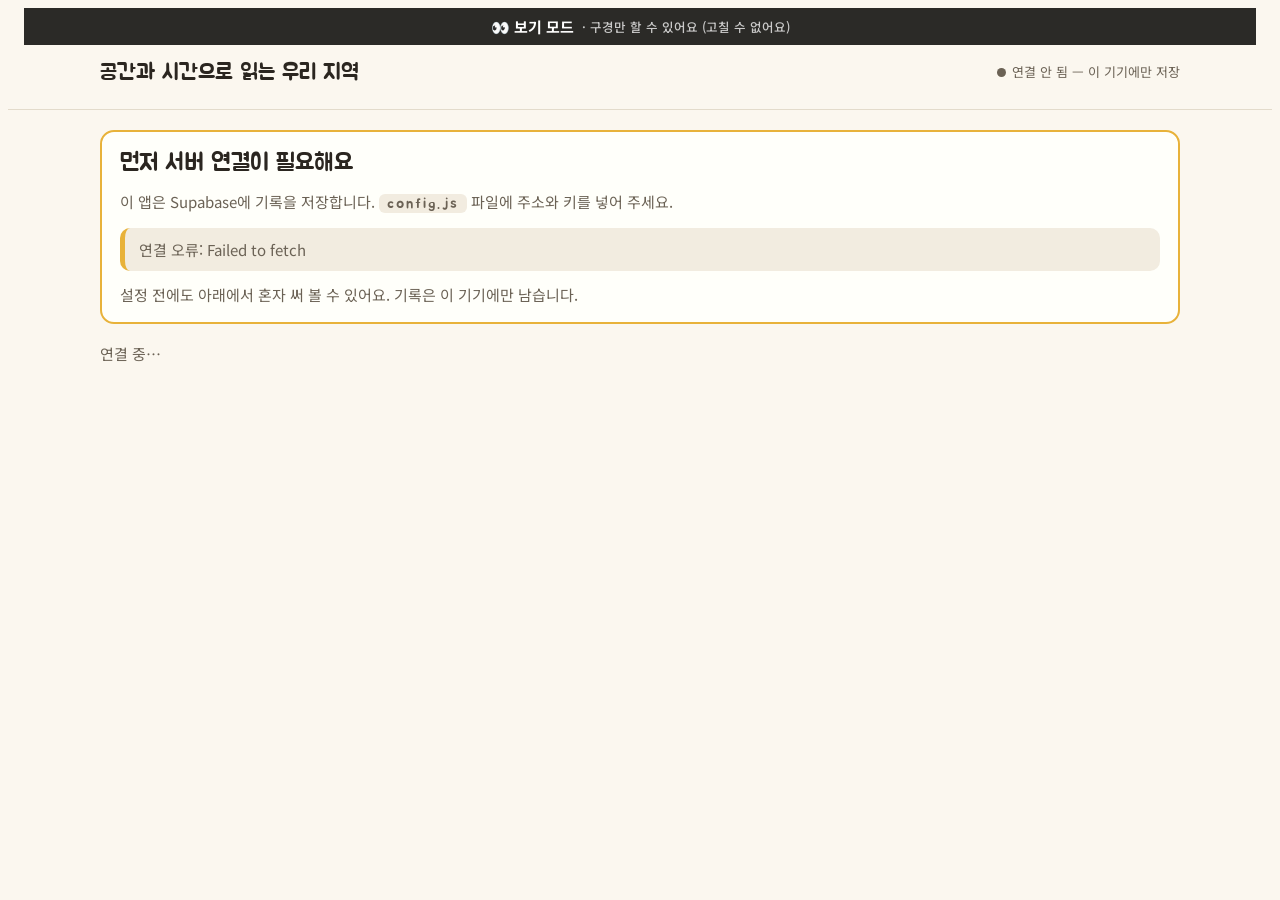
<file: tuning-in/index.html>
<!doctype html>
<html lang="ko">
<head>
<meta charset="utf-8">
<meta name="viewport" content="width=device-width,initial-scale=1,viewport-fit=cover">
<title>공간과 시간으로 읽는 우리 지역: Tuning in</title>
<link rel="preconnect" href="https://fonts.gstatic.com" crossorigin>
<link rel="stylesheet" href="https://fonts.googleapis.com/css2?family=Jua&family=Noto+Sans+KR:wght@400;600;700&display=swap">
<style>

:root{
  --bg:#FBF7EF; --surface:#FFFFFA; --sunk:#F2ECE0; --ink:#2B2620; --muted:#6B6255; --line:#E3DBCB;
  --focus:#E8B23A; --onink:#FBF7EF; --basketA:#2F6FB0; --basketB:#8E4A7C; --live:#2E7D6B;
  --radius:14px;
  --f-head:'Jua','Apple SD Gothic Neo','Malgun Gothic',sans-serif;
  --f-body:'Noto Sans KR','Apple SD Gothic Neo','Malgun Gothic',sans-serif;
}
@media (prefers-color-scheme: dark){
  :root:not([data-theme="light"]){
    --bg:#1E1B17; --surface:#2A2621; --sunk:#24201C; --ink:#F3EEE4; --muted:#B8AE9E; --line:#3E372F;
    --focus:#F0C050; --onink:#1E1B17; --basketA:#6FA3DD; --basketB:#C58AB6; --live:#6FBFA6; color-scheme:dark;
  }
}
:root[data-theme="dark"]{
  --bg:#1E1B17; --surface:#2A2621; --sunk:#24201C; --ink:#F3EEE4; --muted:#B8AE9E; --line:#3E372F;
  --focus:#F0C050; --onink:#1E1B17; --basketA:#6FA3DD; --basketB:#C58AB6; --live:#6FBFA6; color-scheme:dark;
}
*{box-sizing:border-box}
[hidden]{display:none!important}
body{background:var(--bg); color:var(--ink); font-family:var(--f-body); font-size:17px; line-height:1.55; padding-inline:16px; padding-block:0 48px}
.wrap{max-width:1080px; margin-inline:auto}
h1,h2,h3{font-family:var(--f-head); font-weight:400; margin:0; text-wrap:balance; line-height:1.25}
p{margin:0}
button{font:inherit; color:inherit; cursor:pointer}
:focus-visible{outline:3px solid var(--focus); outline-offset:2px}

.top{position:sticky; top:env(safe-area-inset-top,0px); z-index:5; background:var(--bg); border-bottom:1px solid var(--line); margin-inline:-16px; padding:10px 16px}
.top-row{max-width:1080px; margin-inline:auto; display:flex; align-items:center; gap:10px; flex-wrap:wrap}
.brand{font-family:var(--f-head); font-size:22px}
.group-btn{border:2px solid var(--ink); background:transparent; border-radius:999px; padding:4px 14px; font-weight:700; font-size:15px}
.sync{display:flex; align-items:center; gap:6px; font-size:13px; color:var(--muted); margin-left:auto}
.dot{width:9px; height:9px; border-radius:50%; background:var(--muted); flex:none}
.sync.on .dot{background:var(--live)}
.tabs{max-width:1080px; margin:10px auto 0; display:flex; gap:8px; flex-wrap:wrap}
.tab{border:1px solid var(--line); background:var(--surface); border-radius:999px; padding:6px 14px; font-size:15px; color:var(--muted)}
.tab[aria-current="step"]{background:var(--ink); color:var(--onink); border-color:var(--ink); font-weight:700}
.tab b{font-variant-numeric:tabular-nums; margin-right:4px}

main{padding-top:20px; display:flex; flex-direction:column; gap:18px}
.lead{font-family:var(--f-head); font-size:28px}
.hint{color:var(--muted); font-size:15px}
.statusline{display:flex; align-items:center; justify-content:space-between; gap:12px; flex-wrap:wrap}
.count{font-weight:700; font-variant-numeric:tabular-nums; background:var(--sunk); border-radius:999px; padding:4px 12px; font-size:15px}
.banner{background:var(--sunk); border-left:5px solid var(--focus); border-radius:10px; padding:10px 14px; font-size:15px; color:var(--muted)}

.btn{border:0; background:var(--ink); color:var(--onink); border-radius:12px; padding:12px 20px; font-weight:700; font-size:16px}
.btn:disabled{opacity:.35; cursor:not-allowed}
.btn.ghost{background:transparent; color:var(--ink); border:2px solid var(--line)}
.btn.small{padding:7px 12px; font-size:14px; border-radius:10px}
.actions{display:flex; justify-content:flex-end; gap:10px; flex-wrap:wrap}

.picker{background:var(--surface); border:2px solid var(--focus); border-radius:var(--radius); padding:16px 18px; display:flex; flex-direction:column; gap:12px}
.picker .lead{font-size:24px}
.picker-grid{display:grid; grid-template-columns:repeat(4,minmax(0,1fr)); gap:10px; width:100%}
.picker-grid button{border:2px solid var(--line); background:var(--bg); border-radius:var(--radius); padding:12px 8px; font-family:var(--f-head); font-size:24px}
.picker-grid button:hover{border-color:var(--ink)}
@media (max-width:480px){.picker-grid{grid-template-columns:repeat(2,minmax(0,1fr))}}

.photos{display:grid; grid-template-columns:repeat(4,minmax(0,1fr)); gap:12px}
@media (max-width:760px){.photos{grid-template-columns:repeat(3,minmax(0,1fr))}}
@media (max-width:480px){.photos{grid-template-columns:repeat(2,minmax(0,1fr)); gap:8px}}
.card{position:relative; padding:0; border:4px solid transparent; border-radius:var(--radius); background:var(--surface); overflow:hidden; aspect-ratio:4/3; max-width:100%; box-shadow:0 1px 0 var(--line)}
.card img{display:block; width:100%; height:100%; object-fit:cover}
.card.sel{border-color:var(--focus); transform:translateY(-3px); box-shadow:0 8px 18px rgba(0,0,0,.18)}
.card.paired{border-color:var(--pc)}
.card .badge{position:absolute; left:6px; top:6px}
.badge{display:inline-block; background:var(--pc,var(--ink)); color:#fff; font-weight:700; font-size:13px; border-radius:999px; padding:2px 10px}
@media (prefers-reduced-motion:no-preference){.card{transition:transform .15s, box-shadow .15s, border-color .15s}}

.pair-list{display:grid; grid-template-columns:repeat(auto-fill,minmax(300px,1fr)); gap:14px}
.pair-card{background:var(--surface); border:1px solid var(--line); border-top:5px solid var(--pc); border-radius:var(--radius); padding:14px; display:flex; flex-direction:column; gap:10px}
.duo{display:grid; grid-template-columns:1fr 1fr; gap:8px}
.duo img{width:100%; aspect-ratio:4/3; object-fit:cover; border-radius:10px; display:block}
.pair-card label{font-weight:700}
textarea,input[type=text]{width:100%; font:inherit; color:var(--ink); background:var(--bg); border:2px solid var(--line); border-radius:10px; padding:10px 12px; resize:vertical}
textarea:focus,input[type=text]:focus{border-color:var(--ink); outline:none}

.tray{background:var(--sunk); border-radius:var(--radius); padding:14px; display:flex; flex-direction:column; gap:10px}
.tray h3,.basket h3{font-size:22px}
.baskets{display:grid; grid-template-columns:1fr 1fr; gap:14px}
@media (max-width:700px){.baskets{grid-template-columns:1fr}}
.basket{background:var(--surface); border:2px solid var(--bc); border-radius:var(--radius); padding:14px; display:flex; flex-direction:column; gap:10px; min-height:180px}
.basket .tag{color:var(--bc); font-weight:700}
.chips{display:flex; flex-direction:column; gap:8px}
.chip{display:grid; grid-template-columns:120px 1fr; gap:10px; align-items:center; background:var(--bg); border:1px solid var(--line); border-left:5px solid var(--pc); border-radius:10px; padding:8px}
.chip .mini{display:grid; grid-template-columns:1fr 1fr; gap:4px}
.chip .mini img{width:100%; aspect-ratio:4/3; object-fit:cover; border-radius:6px; display:block}
.chip .body{display:flex; flex-direction:column; gap:6px; min-width:0}
.chip .reason{font-size:15px; overflow-wrap:anywhere}
.chip .reason.empty{color:var(--muted)}
.chip .moves{display:flex; gap:6px; flex-wrap:wrap}
.to-A{background:var(--basketA)!important; color:#fff!important}
.to-B{background:var(--basketB)!important; color:#fff!important}
.empty-note{color:var(--muted); font-size:15px}

.present{display:flex; flex-direction:column; gap:20px}
.present-head{display:flex; justify-content:space-between; align-items:center; gap:12px; flex-wrap:wrap}
.present-head h2{font-size:38px}
.gtabs{display:flex; gap:8px; flex-wrap:wrap}
.gtab{border:2px solid var(--line); background:var(--surface); border-radius:999px; padding:6px 16px; font-weight:700; font-size:16px; color:var(--muted)}
.gtab[aria-pressed="true"]{background:var(--ink); color:var(--onink); border-color:var(--ink)}
.gtab .mark{color:var(--live); margin-left:6px}
.gblock{display:flex; flex-direction:column; gap:12px}
.gblock > h3{font-size:26px}
.group-sec{border-radius:var(--radius); background:var(--surface); border:2px solid var(--bc,var(--line)); padding:16px; display:flex; flex-direction:column; gap:12px}
.group-sec .tag{color:var(--bc,var(--muted)); font-weight:700; font-size:15px}
.group-sec h4{font-family:var(--f-head); font-weight:400; font-size:28px; margin:0}
.show-list{display:grid; grid-template-columns:repeat(auto-fill,minmax(300px,1fr)); gap:14px}
.show-item{display:flex; flex-direction:column; gap:8px}
.show-item p{font-size:19px; font-weight:600}
.show-item p.empty{color:var(--muted); font-weight:400}

.foot{max-width:1080px; margin:36px auto 0; display:flex; justify-content:flex-end}
.link-btn{background:none; border:0; color:var(--muted); text-decoration:underline; font-size:14px; padding:6px}
.overlay{position:fixed; inset:0; background:rgba(20,16,12,.45); display:flex; align-items:center; justify-content:center; padding:16px; z-index:20}
.panel{background:var(--surface); border-radius:var(--radius); padding:22px; max-width:540px; width:100%; display:flex; flex-direction:column; gap:14px; max-height:90vh; overflow:auto}
.panel h2{font-size:26px}
.switch{display:flex; gap:10px; align-items:center; font-weight:700}
.switch input{width:22px; height:22px}
.confirm{background:var(--sunk); border-radius:10px; padding:12px; display:flex; flex-direction:column; gap:10px}
.toast{position:fixed; left:50%; bottom:calc(20px + env(safe-area-inset-bottom,0px)); transform:translateX(-50%); background:var(--ink); color:var(--onink); padding:10px 16px; border-radius:12px; font-size:15px; max-width:calc(100% - 32px); z-index:30}
.others{display:flex; flex-direction:column; gap:4px; border-top:1px dashed var(--line); padding-top:8px}
.others p{font-size:15px; color:var(--muted); overflow-wrap:anywhere}
.others b{color:var(--ink); font-weight:700; margin-right:4px}

/* 수업 시작 화면 */
.sess-list{display:flex; flex-direction:column; gap:8px}
.sess-row{display:flex; align-items:center; gap:8px; background:var(--surface); border:1px solid var(--line); border-radius:12px; padding:6px 8px 6px 16px}
.sess-open{flex:1; display:flex; justify-content:space-between; align-items:center; gap:12px; flex-wrap:wrap;
  background:none; border:0; text-align:left; padding:8px 0}
.sess-del{display:flex; gap:6px; flex:none}
.x-btn{flex:none; background:none; border:0; color:var(--muted); font-size:22px; line-height:1; padding:6px 10px; border-radius:8px}
.x-btn:hover{background:var(--sunk); color:var(--ink)}
.sess-row:hover{border-color:var(--ink)}
.sess-name{font-weight:700}
.sess-meta{color:var(--muted); font-size:14px}
.sess-meta code, .picker code{background:var(--sunk); border-radius:6px; padding:2px 8px; font-family:var(--f-head); letter-spacing:2px}
.sess-card{background:var(--surface); border:2px solid var(--focus); border-radius:var(--radius); padding:22px; display:flex; flex-direction:column; gap:16px}
.code-big{font-family:var(--f-head); font-size:84px; letter-spacing:12px; text-align:center; color:var(--ink);
  background:var(--sunk); border-radius:var(--radius); padding:12px 8px; line-height:1.1}
.qr-wrap{display:flex; gap:20px; align-items:center; flex-wrap:wrap}
.qr{background:#FFFFFF; padding:10px; border-radius:12px; border:1px solid var(--line); line-height:0; min-width:120px; min-height:120px;
  display:flex; align-items:center; justify-content:center}
.qr-side{flex:1; min-width:220px; display:flex; flex-direction:column; gap:8px}
.url-line{font-size:15px; overflow-wrap:anywhere; background:var(--sunk); border-radius:8px; padding:8px 10px}
@media (max-width:480px){.code-big{font-size:56px; letter-spacing:8px}}

@media print{
  .top,.foot,.overlay,.toast,.present-head .btn,.gtabs{display:none!important}
  body{background:#fff; color:#000; padding:0}
  .group-sec{break-inside:avoid; border-color:#999}
  .show-item p{font-size:14pt}
  .gblock>h3{font-size:18pt}
}
.brand{user-select:none; -webkit-user-select:none; -webkit-touch-callout:none; cursor:default}
.who-grp{display:flex; flex-direction:column; gap:8px}
.who-grp h3{font-size:20px}
.who-grid{display:grid; grid-template-columns:repeat(auto-fill,minmax(130px,1fr)); gap:10px}
.who-grid button,.cls-grid button{border:2px solid var(--line); background:var(--bg); border-radius:var(--radius); padding:14px 8px; font-family:var(--f-head); font-size:22px}
.who-grid button:hover,.cls-grid button:hover{border-color:var(--ink)}
.cls-grid{display:grid; grid-template-columns:repeat(auto-fit,minmax(200px,1fr)); gap:14px}
.cls-grid button{font-size:30px; padding:26px 8px; display:flex; flex-direction:column; align-items:center; gap:4px}
.cls-grid button span{font-family:var(--f-body); font-size:15px; color:var(--muted)}
.lockbox{max-width:360px; margin:30px auto 0; text-align:center; display:flex; flex-direction:column; gap:8px}
.lockbox .dots{font-size:30px; letter-spacing:10px; min-height:44px}
.pad{display:grid; grid-template-columns:repeat(3,72px); gap:10px; justify-content:center; margin:10px 0}
.pad button{height:64px; border-radius:12px; background:var(--surface); border:1.5px solid var(--line); font-size:24px}
.ttabs{display:flex; gap:8px; flex-wrap:wrap; align-items:center}
.ttabs .sp{flex:1}
.ttabs .lk{border:0; background:none; color:var(--muted); font-size:14px; padding:8px 4px}
.tpanel{background:var(--surface); border:1px solid var(--line); border-radius:var(--radius); padding:18px; display:flex; flex-direction:column; gap:12px}
.tpanel h3{font-size:22px}
.sess-row.cur{border:2px solid var(--focus)}
.viewbar{display:none}
body.viewmode .viewbar{display:flex; position:sticky; top:0; z-index:15; align-items:center; justify-content:center; gap:8px; background:#2B2A27; color:#fff; font-size:15px; font-weight:700; padding:7px 12px; user-select:none; -webkit-user-select:none; -webkit-touch-callout:none}
body.viewmode .viewbar small{font-weight:500; opacity:.75}
body.viewmode .foot, body.viewmode [data-action="basket"], body.viewmode [data-action="unbasket"], body.viewmode [data-action="print"], body.viewmode .x-btn{display:none!important}
body.viewmode textarea, body.viewmode input[type=text]{background:#F6F2EA; caret-color:transparent}
body.viewmode [data-action="photo"]{cursor:default}
.vpin{display:flex; gap:8px; margin-top:12px}
.vpin input{font-size:24px; letter-spacing:6px; width:140px; text-align:center}
</style>
</head>
<body>
<div class="viewbar" id="viewbar">👀 보기 모드 <small>· 구경만 할 수 있어요 (고칠 수 없어요)</small></div>
<header class="top">
  <div class="top-row">
    <span class="brand" id="title">공간과 시간으로 읽는 우리 지역</span>
    <button class="group-btn" id="groupBtn" data-action="change-group" type="button">모둠 고르기</button>
    <span class="sync" id="sync"><span class="dot"></span><span id="syncText">연결 중…</span></span>
  </div>
  <nav class="tabs" id="tabs" aria-label="활동 단계"></nav>
</header>

<div class="wrap">
  <main id="main"></main>
</div>

<div class="overlay" id="viewExit" hidden>
  <div class="panel" role="dialog" aria-modal="true">
    <h2>보기 모드 끄기</h2>
    <p class="hint">선생님 PIN을 넣어 주세요.</p>
    <div class="vpin"><input type="password" id="viewPin" inputmode="numeric" maxlength="8" autocomplete="off"><button class="btn" type="button" data-action="view-off">끄기</button></div>
    <div class="actions"><button class="btn ghost" type="button" data-action="view-cancel">취소</button></div>
  </div>
</div>
<div class="toast" id="toast" role="status" aria-live="polite" hidden></div>

<script src="config.js"></script>
<script>
(function(){
"use strict";
const W=400, H=300;
function lin(c,y0,y1,a,b){const g=c.createLinearGradient(0,y0,0,y1);g.addColorStop(0,a);g.addColorStop(1,b);return g;}
function rect(c,x,y,w,h,col){c.fillStyle=col;c.fillRect(x,y,w,h);}
function poly(c,pts,col){c.beginPath();c.moveTo(pts[0][0],pts[0][1]);for(let i=1;i<pts.length;i++)c.lineTo(pts[i][0],pts[i][1]);c.closePath();c.fillStyle=col;c.fill();}
function dot(c,x,y,r,col){c.beginPath();c.arc(x,y,r,0,Math.PI*2);c.fillStyle=col;c.fill();}
function sky(c,a,b){c.fillStyle=lin(c,0,H,a||'#9FD3EA',b||'#E8F5F9');c.fillRect(0,0,W,H);}
function sun(c,x,y){dot(c,x,y,20,'#F7CF4A');}
function cloud(c,x,y,s){s=s||1;const k='rgba(255,255,255,.92)';dot(c,x,y,12*s,k);dot(c,x+15*s,y-7*s,15*s,k);dot(c,x+31*s,y,12*s,k);rect(c,x,y,31*s,12*s,k);}
function ridge(c,pts,col){poly(c,[[0,H]].concat(pts,[[W,H]]),col);}
function tree(c,x,y,s,col){s=s||1;rect(c,x-2.5*s,y-12*s,5*s,12*s,'#7A5230');dot(c,x,y-21*s,11*s,col||'#3E8A4F');}
function pine(c,x,y,s){s=s||1;rect(c,x-2*s,y-8*s,4*s,8*s,'#6B4A2B');poly(c,[[x,y-36*s],[x-12*s,y-8*s],[x+12*s,y-8*s]],'#2F6B47');}
function person(c,x,y,s,col){s=s||1;rect(c,x-4*s,y-12*s,3*s,12*s,'#4A4038');rect(c,x+1*s,y-12*s,3*s,12*s,'#4A4038');rect(c,x-5*s,y-26*s,10*s,14*s,col);dot(c,x,y-31*s,5*s,'#EBC39E');}
function bent(c,x,y,s,col){s=s||1;rect(c,x-4*s,y-12*s,3*s,12*s,'#4A4038');rect(c,x+1*s,y-12*s,3*s,12*s,'#4A4038');poly(c,[[x-5*s,y-12*s],[x+5*s,y-12*s],[x+14*s,y-20*s],[x+8*s,y-26*s]],col);dot(c,x+15*s,y-25*s,4.5*s,'#EBC39E');poly(c,[[x+8*s,y-28*s],[x+15*s,y-35*s],[x+22*s,y-27*s]],'#CDB57A');}
function house(c,x,y,s,wall,roof){s=s||1;rect(c,x-18*s,y-20*s,36*s,20*s,wall);poly(c,[[x-23*s,y-20*s],[x,y-36*s],[x+23*s,y-20*s]],roof);rect(c,x-12*s,y-14*s,8*s,7*s,'#CFE6F2');rect(c,x+4*s,y-14*s,7*s,14*s,'#8A6A4A');}
function thatch(c,x,y,s){s=s||1;rect(c,x-20*s,y-18*s,40*s,18*s,'#E8DAB9');rect(c,x-5*s,y-14*s,10*s,14*s,'#6E4E2E');c.beginPath();c.ellipse(x,y-18*s,27*s,15*s,0,Math.PI,2*Math.PI);c.closePath();c.fillStyle='#C8A35B';c.fill();c.strokeStyle='#9C7A3C';c.lineWidth=1.2;c.beginPath();c.ellipse(x,y-18*s,19*s,10*s,0,Math.PI,2*Math.PI);c.stroke();rect(c,x-27*s,y-19*s,54*s,3*s,'#B08D48');}
function apartment(c,x,y,w,h,col){rect(c,x,y-h,w,h,col);rect(c,x,y-h,w,4,'#B9B2A6');for(let yy=y-h+12;yy<y-10;yy+=13)for(let xx=x+8;xx<x+w-8;xx+=13)rect(c,xx,yy,7,7,'#CFE2F0');}
function boat(c,x,y,s,col){s=s||1;poly(c,[[x-30*s,y-10*s],[x+32*s,y-10*s],[x+24*s,y],[x-24*s,y]],col);rect(c,x-6*s,y-24*s,18*s,14*s,'#F3EFE6');rect(c,x-2*s,y-20*s,6*s,5*s,'#7FB6D6');c.strokeStyle='#4A4038';c.lineWidth=2*s;c.beginPath();c.moveTo(x-16*s,y-10*s);c.lineTo(x-16*s,y-40*s);c.stroke();poly(c,[[x-16*s,y-40*s],[x-4*s,y-36*s],[x-16*s,y-32*s]],'#E8B23A');}
function sea(c,y0){c.fillStyle=lin(c,y0,H,'#5AA7D0','#2E6F9E');c.fillRect(0,y0,W,H-y0);c.strokeStyle='rgba(255,255,255,.5)';c.lineWidth=2;for(let i=0;i<6;i++){const y=y0+14+i*24;for(let x=-10+(i%2)*20;x<W;x+=44){c.beginPath();c.moveTo(x,y);c.quadraticCurveTo(x+10,y-5,x+20,y);c.stroke();}}}
function gull(c,x,y){c.strokeStyle='#4A4A4A';c.lineWidth=2;c.beginPath();c.moveTo(x-8,y);c.quadraticCurveTo(x-4,y-6,x,y);c.quadraticCurveTo(x+4,y-6,x+8,y);c.stroke();}
function car(c,x,y,s,col){s=s||1;rect(c,x-20*s,y-13*s,40*s,9*s,col);poly(c,[[x-12*s,y-13*s],[x-7*s,y-21*s],[x+8*s,y-21*s],[x+13*s,y-13*s]],col);poly(c,[[x-9*s,y-13*s],[x-6*s,y-19*s],[x+7*s,y-19*s],[x+10*s,y-13*s]],'#CFE6F2');dot(c,x-11*s,y-4*s,4.5*s,'#2B2B2B');dot(c,x+11*s,y-4*s,4.5*s,'#2B2B2B');}
function tent(c,x,y,s,col){s=s||1;poly(c,[[x-28*s,y-22*s],[x,y-40*s],[x+28*s,y-22*s]],col);rect(c,x-26*s,y-22*s,2*s,22*s,'#6B4A2B');rect(c,x+24*s,y-22*s,2*s,22*s,'#6B4A2B');rect(c,x-20*s,y-10*s,40*s,4*s,'#8A6A4A');dot(c,x-10*s,y-13*s,3.5*s,'#B5543C');dot(c,x-2*s,y-13*s,3.5*s,'#D9A441');dot(c,x+7*s,y-13*s,3.5*s,'#7A9A4A');}
function tuft(c,x,y){c.strokeStyle='#4E8A3A';c.lineWidth=2;c.beginPath();c.moveTo(x,y);c.lineTo(x-3,y-7);c.moveTo(x,y);c.lineTo(x,y-8);c.moveTo(x,y);c.lineTo(x+3,y-7);c.stroke();}

const bgHills1=c=>{sky(c);cloud(c,70,50);ridge(c,[[0,170],[90,130],[190,160],[290,120],[400,155]],'#8DB47F');poly(c,[[0,215],[400,205],[400,300],[0,300]],'#BFD59A');};
const bgHills2=c=>{sky(c);cloud(c,280,45,1.1);ridge(c,[[0,160],[120,120],[240,150],[330,110],[400,140]],'#98B98A');poly(c,[[0,210],[400,210],[400,300],[0,300]],'#D8CCA8');};
const bgPaddy=c=>{sky(c);ridge(c,[[0,150],[100,115],[210,145],[300,110],[400,140]],'#8DB47F');poly(c,[[0,190],[400,185],[400,300],[0,300]],'#A9CFC4');rect(c,0,188,400,4,'#8AA873');};

const SCENES={
  terraces(c){sky(c);sun(c,330,55);cloud(c,60,50);ridge(c,[[0,150],[80,95],[170,130],[260,80],[340,120],[400,100]],'#8FB59A');ridge(c,[[0,190],[120,150],[230,175],[330,140],[400,160]],'#6E9C73');
    for(let i=0;i<6;i++){const y1=300-i*25,y0=y1-25,w=400-i*50;rect(c,0,y0,w,25,i%2?'#A7CC7A':'#8FBF6A');rect(c,0,y1-4,w,4,'#6F9A4E');for(let x=10;x<w-8;x+=14)dot(c,x,y0+11,2.5,'#4E8A3A');}
    bent(c,150,270,1,'#3C6FA8');house(c,60,172,0.8,'#F2EDE3','#B5543C');pine(c,330,225,1.2);pine(c,368,240,1);},
  fishing(c){sky(c);sun(c,80,60);cloud(c,250,45,1.1);poly(c,[[250,152],[300,122],[345,136],[390,152]],'#7E9FA8');sea(c,150);boat(c,140,215,1.4,'#D9493A');boat(c,300,185,0.9,'#2F6FB0');gull(c,200,80);gull(c,226,96);gull(c,178,100);dot(c,60,250,4,'#E8B23A');dot(c,360,240,4,'#E8B23A');},
  mountainVillage(c){sky(c,'#A7D6EB');ridge(c,[[0,120],[70,60],[150,110],[220,50],[300,100],[400,70]],'#5E8D6A');ridge(c,[[0,190],[90,140],[200,185],[300,135],[400,175]],'#78A67C');poly(c,[[0,250],[120,225],[280,228],[400,245],[400,300],[0,300]],'#A8C98A');
    c.strokeStyle='#7FB6D6';c.lineWidth=7;c.lineCap='round';c.beginPath();c.moveTo(190,300);c.bezierCurveTo(240,275,170,250,215,230);c.stroke();
    house(c,110,240,0.9,'#F4EFE4','#3E6DA3');house(c,165,233,0.8,'#F4EFE4','#B5543C');house(c,285,238,0.9,'#F4EFE4','#4E7F4A');house(c,335,250,0.8,'#F4EFE4','#8A4E7E');pine(c,55,268,1.1);pine(c,380,278,1.2);tree(c,240,258,0.9);},
  harborVillage(c){sky(c);sun(c,340,55);sea(c,140);poly(c,[[0,140],[150,150],[210,215],[225,300],[0,300]],'#E6D3A1');poly(c,[[0,140],[120,146],[160,195],[150,300],[0,300]],'#9DC08A');
    house(c,40,192,0.9,'#F4EFE4','#2F6FB0');house(c,95,202,0.8,'#F4EFE4','#C0582E');house(c,62,250,0.9,'#F4EFE4','#4E7F4A');poly(c,[[200,214],[330,214],[330,222],[204,222]],'#9A8F80');for(let x=215;x<330;x+=25)rect(c,x,222,3,14,'#6E655A');
    boat(c,285,211,0.8,'#D9493A');boat(c,300,262,1.0,'#E0B73A');gull(c,250,80);gull(c,275,92);},
  windingRoad(c){sky(c);ridge(c,[[0,110],[100,55],[200,95],[300,45],[400,90]],'#5E8D6A');ridge(c,[[0,170],[100,130],[220,160],[320,120],[400,150]],'#7AA67C');poly(c,[[0,300],[0,200],[400,190],[400,300]],'#93BD7E');
    const road=()=>{c.beginPath();c.moveTo(210,305);c.bezierCurveTo(50,262,370,232,230,196);c.bezierCurveTo(140,172,300,150,255,128);};
    c.lineCap='round';c.strokeStyle='#8C8C8C';c.lineWidth=22;road();c.stroke();c.strokeStyle='#F2EDE3';c.lineWidth=2;c.setLineDash([8,8]);road();c.stroke();c.setLineDash([]);
    car(c,160,252,0.8,'#C0392B');pine(c,40,252,1.2);pine(c,350,258,1.3);pine(c,372,212,0.9);pine(c,78,208,0.8);},
  straightRoad(c){sky(c,'#A9D8EE','#F1F8FA');sun(c,320,60);const ys=[160,172,188,210,240,300],cols=['#C9D98A','#B6CF78','#D8C96E','#B9D07A','#CBD98B'];for(let i=0;i<5;i++)rect(c,0,ys[i],W,ys[i+1]-ys[i],cols[i]);
    for(let x=6;x<W;x+=16)dot(c,x,158,5,'#6E9C73');house(c,80,162,0.35,'#F4EFE4','#B5543C');house(c,332,162,0.35,'#F4EFE4','#3E6DA3');
    poly(c,[[196,160],[204,160],[262,300],[138,300]],'#7D7D7D');for(let y=166,len=4;y<300;y+=len*2.2,len*=1.35)rect(c,199,y,2.5,len,'#F2EDE3');car(c,214,244,0.7,'#2F6FB0');},
  thatched(c){bgHills1(c);thatch(c,100,248,1.1);thatch(c,212,240,0.95);thatch(c,308,252,1.15);rect(c,0,262,400,9,'#A89C86');for(let x=6;x<400;x+=14)dot(c,x,262,5,'#968A74');tree(c,160,232,0.9);tree(c,372,242,1);person(c,252,290,0.9,'#EEE8DA');},
  apartments(c){bgHills1(c);apartment(c,48,252,72,132,'#E8E4DA');apartment(c,150,252,82,152,'#DDE3E8');apartment(c,262,252,72,122,'#E8E4DA');rect(c,0,262,400,22,'#8C8C8C');for(let x=10;x<400;x+=34)rect(c,x,272,18,2,'#F2EDE3');car(c,110,282,0.8,'#C0392B');car(c,300,282,0.8,'#2F6FB0');tree(c,134,256,0.55);tree(c,352,256,0.6);},
  oldMarket(c){bgHills2(c);tent(c,90,252,1.1,'#EDE6D2');tent(c,210,246,1,'#E4D8BC');tent(c,322,254,1.1,'#EDE6D2');person(c,150,288,0.9,'#F0EBDF');person(c,266,290,0.9,'#D8CFBF');person(c,40,292,0.85,'#E9E2D2');dot(c,180,290,6,'#A0804E');dot(c,300,292,6,'#A0804E');},
  mart(c){bgHills2(c);rect(c,0,254,400,46,'#9A9A9A');for(let x=40;x<400;x+=60)rect(c,x,262,2,30,'#F2EDE3');
    const x=100,y=252,w=200,h=96;rect(c,x,y-h,w,h,'#E9ECEF');rect(c,x,y-h,w,18,'#2F6FB0');c.fillStyle='#FFFFFF';c.font='bold 13px sans-serif';c.textAlign='center';c.fillText('마트',x+w/2,y-h+14);rect(c,x+12,y-h+28,w-24,h-40,'#A9CFE3');for(let xx=x+40;xx<x+w-12;xx+=30)rect(c,xx,y-h+28,2,h-40,'#E9ECEF');rect(c,x+w/2-12,y-24,24,24,'#6E8FA8');
    car(c,72,292,0.8,'#C0392B');car(c,158,292,0.8,'#E4DDD0');car(c,330,292,0.8,'#2F6FB0');},
  handPlanting(c){bgPaddy(c);for(let r=0;r<6;r++)for(let x=20;x<165;x+=22)tuft(c,x+(r%2)*6,208+r*17);c.strokeStyle='#CDBF9A';c.lineWidth=1;c.beginPath();c.moveTo(168,252);c.lineTo(392,248);c.stroke();[[195,244],[235,240],[275,246],[315,242],[355,245]].forEach(p=>bent(c,p[0],p[1],1,'#EEE8DA'));},
  machinePlanting(c){bgPaddy(c);for(let r=0;r<6;r++)for(let x=20;x<390;x+=22){if(x>205&&x<300&&r>1&&r<5)continue;tuft(c,x,208+r*17);}
    const x=255,y=262;rect(c,x-26,y-42,48,4,'#F2EDE3');rect(c,x-24,y-38,2,16,'#6E655A');rect(c,x+18,y-38,2,16,'#6E655A');rect(c,x-26,y-22,44,14,'#D9493A');person(c,x-8,y-20,0.6,'#3C6FA8');rect(c,x+16,y-34,16,22,'#6FA85A');dot(c,x-16,y-5,7,'#333333');dot(c,x+10,y-5,7,'#333333');}
};
const PHOTOS=[
  {id:'s1a',set:'S1',scene:'terraces',alt:'산비탈에 층층이 만든 밭'},
  {id:'s1b',set:'S1',scene:'fishing',alt:'바다 위에서 고기를 잡는 배'},
  {id:'s2a',set:'S2',scene:'mountainVillage',alt:'산으로 둘러싸인 골짜기 마을'},
  {id:'s2b',set:'S2',scene:'harborVillage',alt:'바다를 끼고 있는 항구 마을'},
  {id:'s3a',set:'S3',scene:'windingRoad',alt:'산을 굽이굽이 도는 길'},
  {id:'s3b',set:'S3',scene:'straightRoad',alt:'넓은 들판을 곧게 가로지르는 길'},
  {id:'t1a',set:'T1',scene:'thatched',alt:'초가집이 모여 있는 옛 마을',old:true},
  {id:'t1b',set:'T1',scene:'apartments',alt:'언덕 아래 아파트 단지'},
  {id:'t2a',set:'T2',scene:'oldMarket',alt:'천막을 친 옛 장터',old:true},
  {id:'t2b',set:'T2',scene:'mart',alt:'주차장이 있는 큰 마트'},
  {id:'t3a',set:'T3',scene:'handPlanting',alt:'여러 사람이 손으로 모를 심는 논',old:true},
  {id:'t3b',set:'T3',scene:'machinePlanting',alt:'기계로 모를 심는 논'}
];
function oldPhoto(c,w,h){const d=c.getImageData(0,0,w,h),p=d.data;for(let i=0;i<p.length;i+=4){const r=p[i],g=p[i+1],b=p[i+2];let R=.393*r+.769*g+.189*b,G=.349*r+.686*g+.168*b,B=.272*r+.534*g+.131*b;p[i]=Math.min(255,R*.88+18);p[i+1]=Math.min(255,G*.88+14);p[i+2]=Math.min(255,B*.88+8);}c.putImageData(d,0,0);
  const v=c.createRadialGradient(w/2,h/2,h*.35,w/2,h/2,w*.7);v.addColorStop(0,'rgba(60,40,20,0)');v.addColorStop(1,'rgba(60,40,20,.35)');c.fillStyle=v;c.fillRect(0,0,w,h);}
const IMG={};
PHOTOS.forEach(ph=>{
  if(ph.src){IMG[ph.id]=ph.src;return;}
  try{const cv=document.createElement('canvas');cv.width=W*2;cv.height=H*2;const c=cv.getContext('2d');c.scale(2,2);SCENES[ph.scene](c);c.setTransform(1,0,0,1,0,0);if(ph.old)oldPhoto(c,cv.width,cv.height);IMG[ph.id]=cv.toDataURL('image/jpeg',0.86);}catch(e){IMG[ph.id]='';}
});
const ALT=Object.fromEntries(PHOTOS.map(p=>[p.id,p.alt]));

/* ---------- 공통 ---------- */
const COLORS=['#2F6FB0','#8E4A7C','#1F7A7A','#B3502A','#4F7424','#8C6A12'];
const MARK={A:'㉠',B:'㉡'};
const GROUPS=[1,2,3,4];
const $=id=>document.getElementById(id);
function esc(t){return String(t).replace(/[&<>"']/g,ch=>({'&':'&amp;','<':'&lt;','>':'&gt;','"':'&quot;',"'":'&#39;'}[ch]));}
function rng(seed){let s=seed*2654435761%2147483647;return()=>((s=s*16807%2147483647)-1)/2147483646;}
function shuffleSeeded(arr,seed){const r=rng(seed),a=arr.slice();for(let i=a.length-1;i>0;i--){const j=Math.floor(r()*(i+1));[a[i],a[j]]=[a[j],a[i]];}return a;}
function seededOrder(g){return shuffleSeeded(PHOTOS.map(p=>p.id),g*7+3);}
function presetPairs(g){
  const sets=shuffleSeeded([...new Set(PHOTOS.map(p=>p.set))],g*13+5), out={};
  sets.forEach((s,i)=>{const ids=shuffleSeeded(PHOTOS.filter(p=>p.set===s).map(p=>p.id),g*3+i);
    out['p'+(i+1)]={a:ids[0],b:ids[1],color:i};});
  return out;
}

/* ---------- 저장소 ---------- */
const CFG=(window.TUNING_IN||{});
const online=!!(CFG.url&&CFG.key);
const LOCAL_KEY='tuning-in-local-v2';
let group=null, myName='', deviceId='', connected=false, setupError='';
let SESSION='', sessionName='', sessionList=[], justCreated=false;
let E={}, ALLE={};          /* E: 우리 모둠 값, ALLE: 모둠별 값(발표용) */
const SRV={};               /* 서버에서 마지막으로 본 값 (합치기 기준점) */
const LOCALW={};            /* 아직 서버에 못 보낸 내 값 */
let VIEW=false;try{VIEW=localStorage.getItem('tuning-in-view')==='1';}catch(e){}
const VIEW_PIN='1234';
try{myName=localStorage.getItem('tuning-in-name')||'';}catch(e){}
try{group=+localStorage.getItem('tuning-in-group')||null;}catch(e){}
try{deviceId=localStorage.getItem('tuning-in-device')||'';}catch(e){}
if(!deviceId){deviceId='d'+Math.random().toString(36).slice(2,10);try{localStorage.setItem('tuning-in-device',deviceId);}catch(e){}}
/* 수업 코드: 주소(?c=)가 우선, 없으면 이 기기가 기억하던 것 */
/* 반·이름: 취재 노트(911) 명단을 그대로 씀. 반마다 어느 수업 기록을 쓸지는 선생님 화면에서 정함(0 / '__classmap') */
const G_NOTE=911, MAPKEY='__classmap';
let NOTE={classes:[],pin:'1234'}, CLASSMAP={}, cid=null, sid=null;
try{cid=+localStorage.getItem('tuning-in-cls')||null;sid=+localStorage.getItem('tuning-in-sid')||null;}catch(e){}
let TV=null, typed='', wrong=false, unlocked=false, tTab=null;
try{unlocked=sessionStorage.getItem('ti-teacher')==='1';}catch(e){}
const tst={resetAsk:false,undoAsk:false,backup:null};
function klass(c){return (NOTE.classes||[]).filter(function(k){return k.id===c;})[0]||null;}
function stu(c,s){var k=klass(c);return k?(k.students||[]).filter(function(x){return x.id===s;})[0]||null:null;}
function remember(){try{if(cid)localStorage.setItem('tuning-in-cls',String(cid));else localStorage.removeItem('tuning-in-cls');
  if(sid)localStorage.setItem('tuning-in-sid',String(sid));else localStorage.removeItem('tuning-in-sid');}catch(e){}}
const SEP='~', IDX='__sessions';
function sk(key){return SESSION+SEP+key;}                 /* 우리 수업 칸 이름 */
function unsk(key){var p=SESSION+SEP;return key.indexOf(p)===0?key.slice(p.length):null;}
function newCode(){
  var A='ACDEFGHJKLMNPQRTUVWXY34679', s='';       /* 헷갈리는 글자(B,I,O,S,Z,0,1,2,5,8) 제외 */
  for(var i=0;i<4;i++)s+=A[Math.floor(Math.random()*A.length)];
  return s;
}
function sessionUrl(code){return location.origin+location.pathname+'?c='+(code||SESSION);}

function api(path,opts){
  opts=opts||{};
  if(VIEW&&opts.method&&opts.method!=='GET')return Promise.resolve(new Response(null,{status:204}));  /* 보기 모드: 서버에 아무것도 쓰지 않음 */
  const h=Object.assign({'apikey':CFG.key,'Authorization':'Bearer '+CFG.key,'Content-Type':'application/json'},opts.headers||{});
  return fetch(CFG.url.replace(/\/$/,'')+'/rest/v1/'+path,Object.assign({},opts,{headers:h}));
}
async function pull(all){
  const filter=all?'':(group?'&group_id=in.(0,'+group+')':'&group_id=eq.0');
  const r=await api('entries?select=group_id,key,value&key=like.'+encodeURIComponent(SESSION+SEP)+'*'+filter);
  if(!r.ok)throw new Error('HTTP '+r.status+' '+(await r.text()).slice(0,120));
  const rows=await r.json(), byG={};
  rows.forEach(x=>{const k=unsk(x.key);if(k===null)return;(byG[x.group_id]=byG[x.group_id]||{})[k]=x.value;});
  return byG;
}
/* 지난 수업 목록 */
async function pullSessions(){
  const r=await api('entries?select=key,value&group_id=eq.0&key=like.'+IDX+SEP+'*&order=key');
  if(!r.ok)return [];
  const rows=await r.json();
  return rows.map(function(x){
    var v=x.value||{};
    return {code:x.key.slice((IDX+SEP).length),name:v.name||'',at:v.at||0};
  }).sort(function(a,b){return b.at-a.at;});
}
async function createSession(name){
  var code=newCode();
  for(var i=0;i<5;i++){ if(!sessionList.some(function(s){return s.code===code;}))break; code=newCode(); }
  await putRaw(0,IDX+SEP+code,{name:name||'',at:Date.now()});
  SESSION=code;sessionName=name||'';justCreated=true;
  try{localStorage.setItem('tuning-in-session',code);}catch(e){}
  group=null;E={};ALLE={};
  Object.keys(SRV).forEach(function(k){delete SRV[k];});
  Object.keys(LOCALW).forEach(function(k){delete LOCALW[k];});
  history.replaceState(null,'',sessionUrl(code));
  return code;
}
async function deleteSession(code){
  var r1=await api('entries?key=like.'+encodeURIComponent(code+SEP)+'*',{method:'DELETE',headers:{'Prefer':'return=minimal'}});
  if(!r1.ok)throw new Error('HTTP '+r1.status);
  var r2=await api('entries?group_id=eq.0&key=eq.'+encodeURIComponent(IDX+SEP+code),{method:'DELETE',headers:{'Prefer':'return=minimal'}});
  if(!r2.ok)throw new Error('HTTP '+r2.status);
  if(SESSION===code){SESSION='';sessionName='';group=null;E={};ALLE={};
    try{localStorage.removeItem('tuning-in-session');}catch(e){}
    history.replaceState(null,'',location.origin+location.pathname);}
}
function enterSession(code,name){
  SESSION=String(code).toUpperCase();sessionName=name||'';justCreated=false;
  try{localStorage.setItem('tuning-in-session',SESSION);}catch(e){}
  group=null;E={};ALLE={};
  Object.keys(SRV).forEach(function(k){delete SRV[k];});
  Object.keys(LOCALW).forEach(function(k){delete LOCALW[k];});
  history.replaceState(null,'',sessionUrl(SESSION));
}
async function put(gid,key,value){ return putRaw(gid,sk(key),value); }
async function putRaw(gid,key,value){
  const r=await api('entries?on_conflict=group_id,key',{method:'POST',
    headers:{'Prefer':'resolution=merge-duplicates,return=minimal'},
    body:JSON.stringify([{group_id:gid,key:key,value:value===undefined?null:value,updated_at:new Date().toISOString()}])});
  if(!r.ok)throw new Error('HTTP '+r.status+' '+(await r.text()).slice(0,120));
}
function localSave(){try{localStorage.setItem(LOCAL_KEY,JSON.stringify({g:group,E:E}));}catch(e){}}
function localLoad(){try{const o=JSON.parse(localStorage.getItem(LOCAL_KEY)||'null');if(o&&o.g===group&&o.E)E=o.E;}catch(e){}}

/* 값 쓰기: 화면에 먼저 반영하고, 서버에는 모아서 보냄 */
const sendT={};
function setVal(key,value,gid){
  const g=gid===undefined?group:gid;
  if(g===group)E[key]=value; else (ALLE[g]=ALLE[g]||{})[key]=value;
  render();
  if(!connected){localSave();return;}
  LOCALW[g+'|'+key]=value;
  clearTimeout(sendT[g+'|'+key]);
  sendT[g+'|'+key]=setTimeout(()=>{
    const v=LOCALW[g+'|'+key];
    put(g,key,v).then(()=>{SRV[g+'|'+key]=v;delete LOCALW[g+'|'+key];})
      .catch(()=>toast('저장하지 못했어요. 인터넷을 확인해 주세요.'));
  },450);
}
function setValSoon(key,value){setVal(key,value);}

/* 서버에서 받은 값을 내 값과 합치기 */
function absorb(byG){
  Object.keys(byG).forEach(function(gs){
    var g=+gs, rows=byG[g], target=(g===group)?E:(ALLE[g]=ALLE[g]||{});
    Object.keys(rows).forEach(function(key){
      var k=g+'|'+key;
      if(LOCALW[k]===undefined)target[key]=rows[key];   /* 내가 방금 쓴 값은 지킴 */
      SRV[k]=rows[key];
    });
    Object.keys(target).forEach(function(key){
      if(!(key in rows)&&LOCALW[g+'|'+key]===undefined)delete target[key];
    });
  });
}

let pollT=null, pollBusy=false;
function stableSig(){
  var parts=[];
  [['E',E],['A',ALLE]].forEach(function(pair){
    var o=pair[1];
    Object.keys(o).sort().forEach(function(k){
      var v=o[k];
      if(v&&typeof v==='object'&&!Array.isArray(v)){
        parts.push(pair[0]+'|'+k+'='+Object.keys(v).sort().map(function(kk){return kk+':'+JSON.stringify(v[kk]);}).join(','));
      }else parts.push(pair[0]+'|'+k+'='+JSON.stringify(v));
    });
  });
  return parts.join(';');
}
/* 한글은 여러 자모를 모아 한 글자를 만든다. 그 사이에 화면을 다시 그리면
   조합이 끊겨 'ㅇㅏㄴ' 처럼 흩어진다. 조합 중이거나 글을 치는 동안에는 그리지 않는다. */
var composing=false, pendingRender=false;
document.addEventListener('compositionstart',function(){composing=true;});
document.addEventListener('compositionend',function(){
  composing=false;
  if(pendingRender){pendingRender=false;setTimeout(function(){if(!composing)render();},0);}
});
function isTyping(){
  if(composing)return true;
  var a=document.activeElement;
  return !!(a&&(a.tagName==='TEXTAREA'||a.tagName==='INPUT'));
}

var lastSig=null;
async function poll(){
  if(!connected||pollBusy||document.hidden||!SESSION||(!group&&TV!=='present'))return;
  if(TV&&TV!=='present')return;
  if(isTyping())return;
  pollBusy=true;
  try{
    const byG=await pull(state.step===4||TV==='present');
    absorb(byG);
    setSync(true,'모둠끼리 실시간 공유 중');
    var sig=stableSig();
    if(sig!==lastSig){lastSig=sig;render();}   /* 바뀐 게 없으면 화면을 다시 그리지 않음 */
  }catch(e){ setSync(false,'연결이 잠깐 끊겼어요'); }
  finally{ pollBusy=false; }
}
function startPolling(){clearInterval(pollT);pollT=setInterval(poll,1300);poll();}

async function connect(){
  if(!online){setSync(false,'이 기기에만 저장');localLoad();render();return;}
  setSync(false,'연결 중…');
  try{
    sessionList=await pullSessions();
    await loadNote(); await loadMap();
    connected=true;
    applyIdentity();
    if(SESSION){
      var found=sessionList.filter(function(x){return x.code===SESSION;})[0];
      if(found)sessionName=found.name;
      absorb(await pull(false));
      await ensureSeed();
      announce();
      setSync(true,'모둠끼리 실시간 공유 중');
    }else setSync(true,'연결됨');
    startPolling();
  }catch(e){
    connected=false;setupError=String(e.message||e);
    setSync(false,'연결 안 됨 — 이 기기에만 저장');
    localLoad();
  }
  render();
}
async function loadNote(){
  const r=await api('entries?select=value&group_id=eq.'+G_NOTE+'&key=eq.cfg');
  if(!r.ok)return; const rows=await r.json(); const v=rows[0]&&rows[0].value;
  if(v&&v.classes)NOTE={classes:v.classes,pin:v.pin||'1234'};
  if(VIEW)NOTE.classes.forEach(function(c){(c.students||[]).forEach(function(x){var n=String(x.name||'');x.name=n.length<2?n:(n.length===2?n[0]+'○':n[0]+'○'.repeat(n.length-2)+n[n.length-1]);});});
}
async function loadMap(){
  const r=await api('entries?select=value&group_id=eq.0&key=eq.'+MAPKEY);
  if(!r.ok)return; const rows=await r.json(); CLASSMAP=(rows[0]&&rows[0].value)||{};
}
function useSession(code){
  code=code||'';
  if(code===SESSION)return;
  SESSION=code;justCreated=false;
  var f=sessionList.filter(function(x){return x.code===code;})[0]; sessionName=f?f.name:'';
  group=null;E={};ALLE={};lastSig=null;
  Object.keys(SRV).forEach(function(k){delete SRV[k];});
  Object.keys(LOCALW).forEach(function(k){delete LOCALW[k];});
}
/* 기억해 둔 반·이름으로 다시 들어가기 */
function applyIdentity(){
  var k=klass(cid); if(!k){cid=null;sid=null;}
  useSession(cid?(CLASSMAP[cid]||''):'');
  var s=stu(cid,sid);
  if(s&&s.g>0&&SESSION){group=s.g;myName=s.name;}else{group=null;if(!s)sid=null;}
  remember();
}
async function ensureSeed(){
  if(!connected||!group)return;
  if(!E['order'])await put(group,'order',seededOrder(group)).then(()=>{E['order']=seededOrder(group);}).catch(()=>{});
  if(prepaired()&&!Object.keys(pairsRaw()).length){
    const pp=presetPairs(group);
    for(const pid in pp){ await put(group,'pair:'+pid,pp[pid]).catch(()=>{}); E['pair:'+pid]=pp[pid]; }
  }
}
function announce(){
  if(!connected||!group||!myName)return;
  setVal('member:'+deviceId,{name:myName,at:Date.now()});
}

/* ---------- 상태 읽기 ---------- */
function prepaired(){ const v=(ALLE[0]||{})['prepaired']; return !!v; }
function order(){ const o=E['order']; return (Array.isArray(o)&&o.length===PHOTOS.length)?o:seededOrder(group||1); }
function pairsRaw(){ const out={}; Object.keys(E).forEach(k=>{if(k.indexOf('pair:')===0&&E[k])out[k.slice(5)]=E[k];}); return out; }
/* 이유는 사람(기기)마다 자기 칸에 씀 -> 서로 덮어쓸 일이 없음 */
function contribsOf(src,pid){
  var out=[];
  Object.keys(src).forEach(function(k){
    if(k.indexOf('r:'+pid+':')!==0)return;
    var dev=k.slice(('r:'+pid+':').length), txt=(src[k]||'')+'';
    if(!txt.trim())return;
    var m=src['member:'+dev];
    out.push({dev:dev,name:(m&&m.name)?m.name:'',text:txt.trim()});
  });
  out.sort(function(a,b){return a.dev<b.dev?-1:1;});
  return out;
}
function joinContribs(cs){return cs.map(function(c){return c.text;}).join(' / ');}
function pairsOfGroup(g){
  var src=(g===group)?E:(ALLE[g]||{}), raw={};
  Object.keys(src).forEach(function(k){if(k.indexOf('pair:')===0&&src[k])raw[k.slice(5)]=src[k];});
  return Object.keys(raw).map(function(pid){
    var cs=contribsOf(src,pid);
    return {id:pid,a:raw[pid].a,b:raw[pid].b,color:raw[pid].color,
      contribs:cs,reason:joinContribs(cs),basket:src['basket:'+pid]||null};
  }).sort(function(x,y){return x.color-y.color;});
}
function pairs(){return pairsOfGroup(group);}
function nameOf(g,k){const src=(g===group)?E:(ALLE[g]||{});return src['name:'+k]||'';}
function members(){
  const now=Date.now();
  return Object.keys(E).filter(k=>k.indexOf('member:')===0).map(k=>E[k])
    .filter(m=>m&&m.name&&now-(m.at||0)<3*60*60*1000).map(m=>m.name.trim()).filter(Boolean);
}

/* ---------- 화면 ---------- */
const state={step:1,sel:null,pendingUnpair:null,presentTab:'all',pendingMode:null,pendingDelete:null};
let toastT=null;
function toast(msg){const t=$('toast');t.textContent=msg;t.hidden=false;clearTimeout(toastT);toastT=setTimeout(()=>{t.hidden=true;},2800);}
function setSync(on,text){const el=$('sync');el.classList.toggle('on',!!on);$('syncText').textContent=text;}
function img(id){return '<img src="'+(IMG[id]||'')+'" alt="'+esc(ALT[id]||'')+'">';}
function duo(p){return '<div class="duo">'+img(p.a)+img(p.b)+'</div>';}

const STEPS=[[1,'짝 짓기'],[2,'이유 쓰기'],[3,'무리 나누기'],[4,'발표하기']];
function renderTop(){
  var gb=$('groupBtn');
  var k=klass(cid);
  if(TV||!k||!group){gb.hidden=true;}
  else{gb.hidden=false;gb.textContent=k.name+' · '+group+'모둠 · '+myName;gb.title='이름 바꾸기';}
  $('tabs').innerHTML=(TV||!SESSION||!group)?'':STEPS.map(function(s){return '<button class="tab" type="button" data-action="step" data-step="'+s[0]+'"'+(state.step===s[0]?' aria-current="step"':'')+'><b>'+s[0]+'</b>'+s[1]+'</button>';}).join('');
}
function renderPicker(){
  var note=online?(connected?'같은 모둠을 고른 친구들끼리 기록이 실시간으로 이어져요.':'서버에 연결되지 않아 지금은 이 기기에만 저장돼요.'):'지금은 이 기기에만 저장돼요.';
  var head=(sessionName||SESSION)?'<p class="hint">'+(sessionName?esc(sessionName)+' · ':'')+'수업 코드 <code>'+SESSION+'</code></p>':'';
  return head+'<section class="picker"><h2 class="lead">이름을 적고 우리 모둠으로 들어가요</h2>'+
  '<label for="nameInput" class="hint">내 이름</label>'+
  '<input type="text" id="nameInput" value="'+esc(myName)+'" placeholder="예) 김민수" autocomplete="off">'+
  '<div class="picker-grid">'+GROUPS.map(function(n){return '<button type="button" data-action="pick-group" data-group="'+n+'">'+n+'모둠</button>';}).join('')+'</div>'+
  '<p class="hint">'+note+'</p></section>';
}
function memberLine(){
  var names=members();
  if(!connected||!names.length)return '';
  return '<p class="hint">지금 함께 하는 친구: '+esc(names.join(', '))+'</p>';
}
function renderStep1(){
  var ps=pairs(), n=ps.length;
  if(prepaired()){
    return '<h2 class="lead">선생님이 짝을 미리 지어 주었어요</h2><p class="hint">두 사진을 잘 살펴보고, 다음 단계에서 왜 다른지 적어 보세요.</p>'+
    '<div class="pair-list">'+ps.map(function(p){return '<article class="pair-card" style="--pc:'+COLORS[p.color]+'"><span class="badge" style="--pc:'+COLORS[p.color]+'">짝 '+(p.color+1)+'</span>'+duo(p)+'</article>';}).join('')+'</div>'+
    '<div class="actions"><button class="btn" type="button" data-action="step" data-step="2">이유 쓰러 가기</button></div>';
  }
  var paired={};ps.forEach(function(p){paired[p.a]=p;paired[p.b]=p;});
  var cards=order().map(function(id){
    var p=paired[id],cls=['card'],style='',badge='';
    if(p){cls.push('paired');style=' style="--pc:'+COLORS[p.color]+'"';badge='<span class="badge" style="--pc:'+COLORS[p.color]+'">짝 '+(p.color+1)+'</span>';}
    if(state.sel===id)cls.push('sel');
    return '<button type="button" class="'+cls.join(' ')+'"'+style+' data-action="photo" data-id="'+id+'" aria-pressed="'+(state.sel===id)+'">'+img(id)+badge+'</button>';
  }).join('');
  return '<h2 class="lead">관련 있다고 생각하는 사진 두 장을 골라 짝을 지어 보세요</h2>'+
  '<p class="hint">사진 한 장을 누르고, 짝이 될 사진을 한 번 더 누르면 짝이 돼요. 짝을 풀려면 짝이 된 사진을 다시 누르세요.</p>'+
  '<div class="statusline"><span class="count">짝 '+n+' / 6</span></div>'+
  '<div class="photos">'+cards+'</div>'+
  '<div class="actions"><button class="btn" type="button" data-action="step" data-step="2"'+(n<6?' disabled':'')+'>다 지었으면 이유 쓰러 가기</button></div>';
}
function reasonCount(){return pairs().filter(function(p){return p.reason.trim();}).length;}
function renderStep2(){
  var ps=pairs();
  if(!ps.length)return '<h2 class="lead">먼저 사진 짝을 지어 주세요</h2><div class="actions"><button class="btn" type="button" data-action="step" data-step="1">짝 지으러 가기</button></div>';
  var list=ps.map(function(p){
    var mineKey='r:'+p.id+':'+deviceId, mineVal=(E[mineKey]||'')+'';
    var others=p.contribs.filter(function(c){return c.dev!==deviceId;});
    var otherHtml=others.length?'<div class="others">'+others.map(function(c){
      return '<p><b>'+esc(c.name||'친구')+'</b> '+esc(c.text)+'</p>';}).join('')+'</div>':'';
    return '<article class="pair-card" style="--pc:'+COLORS[p.color]+'"><span class="badge" style="--pc:'+COLORS[p.color]+'">짝 '+(p.color+1)+'</span>'+duo(p)+
    '<label for="reason-'+p.id+'">두 사진은 왜 다를까요?</label>'+
    '<textarea id="reason-'+p.id+'" rows="2" data-pair="'+p.id+'" placeholder="내 생각을 한 문장으로 적어 보세요">'+esc(mineVal)+'</textarea>'+
    otherHtml+'</article>';}).join('');
  return '<h2 class="lead">짝마다 두 사진이 왜 다른지 이야기 나누고 적어 보세요</h2>'+
  '<p class="hint">정답은 없어요. 칸은 사람마다 따로라서 친구와 동시에 써도 서로 지워지지 않아요.</p>'+
  '<div class="statusline"><span class="count" id="reasonCount">이유 '+reasonCount()+' / '+ps.length+'</span></div>'+
  '<div class="pair-list">'+list+'</div>'+
  '<div class="actions"><button class="btn" type="button" id="toStep3" data-action="step" data-step="3"'+(reasonCount()<ps.length?' disabled':'')+'>다 적었으면 무리 나누러 가기</button></div>';
}
function chip(p){
  var moves=p.basket?'<button class="btn small ghost" type="button" data-action="unbasket" data-pair="'+p.id+'">빼기</button>':
    '<button class="btn small to-A" type="button" data-action="basket" data-pair="'+p.id+'" data-b="A">무리 ㉠으로</button><button class="btn small to-B" type="button" data-action="basket" data-pair="'+p.id+'" data-b="B">무리 ㉡으로</button>';
  var r=p.reason.trim();
  return '<div class="chip" style="--pc:'+COLORS[p.color]+'"><div class="mini">'+img(p.a)+img(p.b)+'</div><div class="body"><p class="reason'+(r?'':' empty')+'">'+(r?esc(r):'(이유를 아직 안 적었어요)')+'</p><div class="moves">'+moves+'</div></div></div>';
}
function renderStep3(){
  var ps=pairs();
  if(!ps.length)return renderStep2();
  var loose=ps.filter(function(p){return !p.basket;});
  function basket(b){
    var items=ps.filter(function(p){return p.basket===b;});
    return '<section class="basket" style="--bc:var(--basket'+b+')"><span class="tag">무리 '+MARK[b]+'</span>'+
    '<label for="name-'+b+'" class="hint">이 무리는 어떤 까닭끼리 모였나요?</label><input type="text" id="name-'+b+'" data-name="'+b+'" value="'+esc(nameOf(group,b))+'" placeholder="우리 모둠이 붙인 무리 이름">'+
    '<div class="chips">'+(items.length?items.map(chip).join(''):'<p class="empty-note">아직 들어온 짝이 없어요</p>')+'</div></section>';
  }
  return '<h2 class="lead">비슷한 이유끼리 두 무리로 나눠 보세요</h2>'+
  '<p class="hint">무리 이름도 우리 모둠이 직접 붙여요. 정답은 없어요.</p>'+
  '<section class="tray"><h3>아직 나누지 않은 짝</h3><div class="chips">'+(loose.length?loose.map(chip).join(''):'<p class="empty-note">모두 나눴어요</p>')+'</div></section>'+
  '<div class="baskets">'+basket('A')+basket('B')+'</div>'+
  '<div class="actions"><button class="btn" type="button" data-action="step" data-step="4"'+(loose.length?' disabled':'')+'>다 나눴으면 발표 화면 보기</button></div>';
}
function groupBlock(g){
  var ps=pairsOfGroup(g);
  function item(p){var r=p.reason.trim();return '<div class="show-item">'+duo(p)+'<p class="'+(r?'':'empty')+'">'+(r?esc(r):'(이유를 아직 안 적었어요)')+'</p></div>';}
  function sec(b){
    var items=ps.filter(function(p){return p.basket===b;});
    if(!items.length)return '';
    var nm=nameOf(g,b).trim();
    return '<section class="group-sec" style="--bc:var(--basket'+b+')"><span class="tag">무리 '+MARK[b]+'</span><h4>'+(nm?esc(nm):'(무리 이름을 아직 안 붙였어요)')+'</h4><div class="show-list">'+items.map(item).join('')+'</div></section>';
  }
  var loose=ps.filter(function(p){return !p.basket;});
  var body=sec('A')+sec('B')+(loose.length?'<section class="group-sec"><span class="tag">아직 나누지 않은 짝</span><div class="show-list">'+loose.map(item).join('')+'</div></section>':'');
  return '<div class="gblock"><h3>'+g+'모둠</h3>'+(body||'<p class="empty-note">'+(connected?'아직 시작하지 않았어요.':'다른 모둠 기록은 공유가 켜져 있을 때만 보여요.')+'</p>')+'</div>';
}
function renderStep4(){
  function done(g){var ps=pairsOfGroup(g);return ps.length>0&&ps.every(function(p){return p.basket;});}
  var tabs='<div class="gtabs"><button class="gtab" type="button" data-action="ptab" data-tab="all" aria-pressed="'+(state.presentTab==='all')+'">전체</button>'+
    GROUPS.map(function(g){return '<button class="gtab" type="button" data-action="ptab" data-tab="'+g+'" aria-pressed="'+(state.presentTab===String(g))+'">'+g+'모둠'+(done(g)?'<span class="mark">●</span>':'')+'</button>';}).join('')+'</div>';
  var which=state.presentTab==='all'?GROUPS:[+state.presentTab];
  return '<section class="present"><div class="present-head"><h2>우리 반이 찾은 까닭</h2><button class="btn ghost" type="button" data-action="fullscreen">크게 보기</button>'+
  '<button class="btn ghost" type="button" data-action="print">인쇄 · PDF로 저장</button></div>'+
  (connected?'':'<p class="banner">지금은 이 기기에만 저장돼서 다른 모둠 기록은 보이지 않아요.</p>')+
  tabs+which.map(groupBlock).join('')+'</section>';
}
function renderClass(){
  var cl=NOTE.classes||[];
  if(!cl.length)return '<section class="picker"><h2 class="lead">반 명단이 아직 없어요</h2><p class="hint">취재 노트 선생님 화면에서 반과 학생 명단을 먼저 넣어 주세요.</p></section>';
  return '<section style="text-align:center;display:flex;flex-direction:column;gap:14px"><h2 class="lead">어느 반인가요?</h2><p class="hint">우리 반을 눌러요.</p><div class="cls-grid">'+
    cl.map(function(c){var n=(c.students||[]).filter(function(x){return x.g>0;}).length;
      return '<button type="button" data-action="cls" data-v="'+c.id+'">'+esc(c.name)+'<span>'+(n?n+'명':'모둠 편성 전')+'</span></button>';}).join('')+'</div></section>';
}
function renderWho(){
  var k=klass(cid), on=(k.students||[]).filter(function(x){return x.g>0;});
  if(!on.length)return '<section class="picker"><h2 class="lead">'+esc(k.name)+'</h2><p>아직 모둠 편성이 없어요. 선생님께 말씀드려요.</p><div class="actions" style="justify-content:flex-start"><button class="btn ghost" type="button" data-action="back-cls">반 다시 고르기</button></div></section>';
  var h='<h2 class="lead">'+esc(k.name)+' · 내 이름을 눌러요</h2>';
  for(var g=1;g<=(k.groups||4);g++){
    var ms=on.filter(function(x){return x.g===g;}); if(!ms.length)continue;
    h+='<div class="who-grp"><h3>'+g+'모둠</h3><div class="who-grid">'+ms.map(function(x){
      return '<button type="button" data-action="who" data-v="'+x.id+'">'+esc(x.name)+'</button>';}).join('')+'</div></div>';
  }
  return h+'<div class="actions" style="justify-content:flex-start"><button class="btn ghost" type="button" data-action="back-cls">반 다시 고르기</button></div>';
}
function renderLock(){
  return '<div class="lockbox"><h2 class="lead">선생님 화면</h2><p class="hint">네 자리 암호를 눌러 주세요.</p>'+
    '<div class="dots">'+'●'.repeat(typed.length)+'○'.repeat(4-typed.length)+'</div>'+(wrong?'<p class="hint" style="color:#B3502A">암호가 맞지 않아요.</p>':'')+
    '<div class="pad">'+[1,2,3,4,5,6,7,8,9,'',0,'←'].map(function(d){return d===''?'<span></span>':'<button type="button" data-action="pin" data-v="'+d+'">'+d+'</button>';}).join('')+'</div>'+
    '<div class="actions" style="justify-content:center"><button class="btn ghost" type="button" data-action="t-leave">학생 화면으로</button></div></div>';
}
function renderTeacher(){
  var cl=NOTE.classes||[]; if(!klass(tTab)&&cl[0])tTab=cl[0].id;
  var k=klass(tTab)||{name:''}, cur=CLASSMAP[tTab]||'';
  var h='<div class="ttabs">'+cl.map(function(c){return '<button class="tab" type="button" data-action="t-tab" data-v="'+c.id+'"'+(c.id===tTab?' aria-current="step"':'')+'>'+esc(c.name)+'</button>';}).join('')+
    '<span class="sp"></span><button class="lk" type="button" data-action="t-leave">학생 화면으로</button><button class="lk" type="button" data-action="t-lock">잠그기</button></div>';
  var used={}; Object.keys(CLASSMAP).forEach(function(c){used[CLASSMAP[c]]=1;});
  h+='<section class="tpanel"><h3>수업 기록 · '+esc(k.name)+'</h3><p class="hint">아이들이 반과 이름을 누르면 여기서 고른 기록으로 들어가요.</p>'+
    (sessionList.length?'<div class="sess-list">'+sessionList.slice(0,20).map(function(x){
      var on=x.code===cur, pend=(state.pendingDelete===x.code);
      return '<div class="sess-row'+(on?' cur':'')+'"><span class="sess-open" style="cursor:default"><span class="sess-name">'+esc(x.name||'(이름 없는 수업)')+(on?' · 지금 이 반 기록':'')+'</span>'+
        '<span class="sess-meta"><code>'+x.code+'</code> · '+fmtDate(x.at)+'</span></span>'+
        (on?'':'<button class="btn small ghost" type="button" data-action="t-use" data-code="'+x.code+'">이 반 기록으로 쓰기</button>')+
        (used[x.code]?'':(pend?'<span class="sess-del"><button class="btn small ghost" type="button" data-action="cancel-del">취소</button><button class="btn small" type="button" data-action="do-del" data-code="'+x.code+'">지우기</button></span>'
          :'<button class="x-btn" type="button" title="이 기록 지우기" data-action="ask-del" data-code="'+x.code+'">\u00d7</button>'))+'</div>';
    }).join('')+'</div>':'<p class="hint">아직 수업 기록이 없어요.</p>')+
    '<div style="display:flex;gap:8px;flex-wrap:wrap;align-items:center"><input type="text" id="sessName" placeholder="예) '+esc(k.name)+' · 11월 3일" autocomplete="off" style="flex:1;min-width:200px">'+
    '<button class="btn small" type="button" data-action="t-new">새 기록 만들어 이 반에 쓰기</button></div></section>';
  if(cur){
    h+='<section class="tpanel"><h3>설정 · '+esc(k.name)+'</h3>'+
      '<label class="switch"><input type="checkbox" id="prepaired"'+(prepaired()?' checked':'')+'> 짝을 미리 지어서 주기</label>'+
      '<p class="hint">켜면 모든 모둠이 짝 짓기를 건너뛰고, 정해 둔 6쌍으로 바로 이유 쓰기부터 해요.</p>'+
      (state.pendingMode!==null?'<div class="confirm"><p>설정을 바꾸면 <b>모든 모둠</b>이 지금까지 적은 짝과 이유가 <b>모두 지워져요.</b> (지우기 전 기록은 따로 보관되어 아래 <b>되돌리기</b>로 되살릴 수 있어요)</p><div class="actions"><button class="btn small ghost" type="button" data-action="cancel-mode">그대로 두기</button><button class="btn small" type="button" data-action="confirm-mode">바꾸기</button></div></div>':'')+
      '<div class="actions" style="justify-content:flex-start"><button class="btn ghost" type="button" data-action="t-present">발표 화면 열기</button><button class="btn ghost" type="button" data-action="reset">이 반 기록 지우기</button>'+
      (tst.backup?'<button class="btn ghost" type="button" data-action="undo">되돌리기</button>':'')+'</div>'+
      (tst.resetAsk?'<div class="confirm"><p><b>'+esc(k.name)+'</b>의 네 모둠 기록이 모두 지워져요. 지우기 전 기록은 따로 보관되어 <b>되돌리기</b>로 되살릴 수 있어요.</p><div class="actions"><button class="btn small ghost" type="button" data-action="cancel-reset">취소</button><button class="btn small" type="button" data-action="confirm-reset">지우기</button></div></div>':'')+
      (tst.backup?'<p class="hint">'+fmtDate(tst.backup.at)+'에 지운 기록 '+tst.backup.rows.length+'개가 보관되어 있어요.</p>':'')+
      (tst.undoAsk&&tst.backup?'<div class="confirm"><p>지금 기록을 지우고, <b>'+fmtDate(tst.backup.at)+'</b>에 지우기 전 기록으로 되돌려요.</p><div class="actions"><button class="btn small ghost" type="button" data-action="cancel-undo">취소</button><button class="btn small" type="button" data-action="confirm-undo">되돌리기</button></div></div>':'')+
      '</section>';
  }
  h+='<section class="tpanel"><h3>전시용 보기 모드</h3><p class="hint">이 태블릿에서만 켜져요. 켜면 손님이 둘러볼 수만 있고 고칠 수 없어요. 교실 아이들 기기는 그대로예요. 끄려면 맨 위 검은 ‘보기 모드’ 띠를 2초 꾹 누르고 암호를 넣으세요.</p>'+
    '<div class="actions" style="justify-content:flex-start"><button class="btn" type="button" data-action="view-on">이 태블릿을 보기 모드로</button></div></section>';
  return h;
}
async function enterTeacherClass(c){
  tTab=c; tst.resetAsk=false;tst.undoAsk=false;tst.backup=null;state.pendingMode=null;state.pendingDelete=null;
  useSession(CLASSMAP[c]||'');
  render();
  if(!SESSION||!connected)return;
  try{absorb(await pull(false));tst.backup=await loadBackup();}catch(e){}
  render();
}
function leaveTeacher(){
  TV=null; typed='';wrong=false;
  applyIdentity(); render(); window.scrollTo({top:0});
  if(SESSION&&group&&connected)pull(false).then(function(b){absorb(b);return ensureSeed();}).then(function(){announce();render();}).catch(function(){});
}
async function saveMap(){ await putRaw(0,MAPKEY,CLASSMAP); }
function renderSetup(){
  return '<section class="picker"><h2 class="lead">먼저 서버 연결이 필요해요</h2>'+
  '<p class="hint">이 앱은 Supabase에 기록을 저장합니다. <code>config.js</code> 파일에 주소와 키를 넣어 주세요.</p>'+
  (setupError?'<p class="banner">연결 오류: '+esc(setupError)+'</p>':'')+
  '<p class="hint">설정 전에도 아래에서 혼자 써 볼 수 있어요. 기록은 이 기기에만 남습니다.</p></section>';
}
/* ---------- 수업 시작 화면 ---------- */
function fmtDate(ms){
  if(!ms)return '';
  var d=new Date(ms);
  return (d.getMonth()+1)+'월 '+d.getDate()+'일 '+String(d.getHours()).padStart(2,'0')+':'+String(d.getMinutes()).padStart(2,'0');
}
function renderStart(){
  var list=sessionList.length?
    '<div class="sess-list">'+sessionList.slice(0,20).map(function(x){
      var pend=(state.pendingDelete===x.code);
      return '<div class="sess-row">'+
        '<button type="button" class="sess-open" data-action="open-session" data-code="'+x.code+'">'+
          '<span class="sess-name">'+esc(x.name||'(이름 없는 수업)')+'</span>'+
          '<span class="sess-meta"><code>'+x.code+'</code> · '+fmtDate(x.at)+'</span></button>'+
        (pend
          ?'<span class="sess-del"><button class="btn small ghost" type="button" data-action="cancel-del">취소</button>'+
            '<button class="btn small" type="button" data-action="do-del" data-code="'+x.code+'">지우기</button></span>'
          :'<button class="x-btn" type="button" title="이 수업 지우기" data-action="ask-del" data-code="'+x.code+'">\u00d7</button>')+
        '</div>';
    }).join('')+'</div>'
    :'<p class="empty-note">아직 저장된 수업이 없어요.</p>';
  return '<section class="picker"><h2 class="lead">새로운 수업 시작하기</h2>'+
    '<label for="sessName" class="hint">수업 이름 (나중에 찾기 쉽게)</label>'+
    '<input type="text" id="sessName" placeholder="예) 4학년 1반 · 10월 29일" autocomplete="off">'+
    '<div class="actions" style="justify-content:flex-start"><button class="btn" type="button" data-action="new-session">수업 시작하기</button></div>'+
    '</section>'+
    '<section class="tray"><h3>수업 코드로 들어가기</h3>'+
    '<p class="hint">선생님이 화면에 띄워 준 네 글자를 적으세요.</p>'+
    '<div style="display:flex; gap:10px; flex-wrap:wrap; align-items:center">'+
    '<input type="text" id="codeInput" placeholder="예) K7MQ" maxlength="8" autocomplete="off" style="max-width:180px; text-transform:uppercase; font-family:var(--f-head); font-size:24px; letter-spacing:4px">'+
    '<button class="btn ghost" type="button" data-action="join-code">들어가기</button></div></section>'+
    '<section><h3 style="font-family:var(--f-head); font-size:22px; margin-bottom:10px">지난 수업</h3>'+list+'</section>';
}
function renderSessionInfo(){
  var url=sessionUrl();
  return '<section class="sess-card">'+
    '<p class="hint">수업이 시작됐어요. 이 화면을 칠판 화면에 띄워 주세요.</p>'+
    (sessionName?'<h2 class="lead">'+esc(sessionName)+'</h2>':'')+
    '<div class="code-big">'+SESSION+'</div>'+
    '<div class="qr-wrap"><div id="qrbox" class="qr"></div>'+
    '<div class="qr-side"><p class="hint">학생 태블릿에서 이 주소를 열거나, QR을 찍으면 됩니다.</p>'+
    '<p class="url-line" id="urlLine">'+esc(url)+'</p>'+
    '<div class="actions" style="justify-content:flex-start"><button class="btn ghost small" type="button" data-action="copy-url">주소 복사</button></div></div></div>'+
    '<div class="actions"><button class="btn ghost" type="button" data-action="leave-session">다른 수업 열기</button>'+
    '<button class="btn" type="button" data-action="go-join">우리 모둠 고르러 가기</button></div></section>';
}
function drawQR(){
  var box=$('qrbox');if(!box)return;
  var url=sessionUrl();
  function make(){
    try{
      var q=window.qrcode(0,'M');q.addData(url);q.make();
      box.innerHTML=q.createSvgTag({cellSize:5,margin:2,scalable:true});
      var svg=box.querySelector('svg');if(svg){svg.setAttribute('width','200');svg.setAttribute('height','200');}
    }catch(e){box.innerHTML='<p class="hint">QR을 만들지 못했어요. 아래 주소를 쓰세요.</p>';}
  }
  if(window.qrcode)return make();
  if(document.getElementById('qrlib'))return;
  var sc=document.createElement('script');sc.id='qrlib';
  sc.src='https://cdnjs.cloudflare.com/ajax/libs/qrcode-generator/1.4.4/qrcode.min.js';
  sc.onload=make;
  sc.onerror=function(){box.innerHTML='<p class="hint">QR을 불러오지 못했어요. 아래 주소를 쓰세요.</p>';};
  document.head.appendChild(sc);
}
function render(){
  if(typeof composing!=='undefined'&&composing){pendingRender=true;return;}
  renderTop();
  var main=$('main');
  var focused=document.activeElement;
  var isField=focused&&focused.dataset&&(focused.dataset.pair||focused.dataset.name);
  var isText=focused&&(focused.id==='nameInput'||focused.id==='sessName'||focused.id==='codeInput');
  var keep=(isField||isText)?{id:focused.id,start:focused.selectionStart,end:focused.selectionEnd,val:focused.value}:null;
  var head=(online&&!connected&&!SESSION)?renderSetup():'';
  if(TV==='lock'||(TV==='teacher'&&!unlocked))main.innerHTML=renderLock();
  else if(TV==='teacher')main.innerHTML=renderTeacher();
  else if(TV==='present')main.innerHTML='<div class="actions"><button class="btn ghost small" type="button" data-action="t-back">선생님 화면으로</button></div>'+renderStep4();
  else if(!connected&&online)main.innerHTML=head+'<p class="hint">연결 중…</p>';
  else if(!klass(cid))main.innerHTML=head+renderClass();
  else if(!SESSION)main.innerHTML='<section class="picker"><h2 class="lead">'+esc(klass(cid).name)+'</h2><p>선생님이 아직 이 반 수업을 열지 않았어요. 선생님께 말씀드려요.</p><div class="actions" style="justify-content:flex-start"><button class="btn ghost" type="button" data-action="back-cls">반 다시 고르기</button></div></section>';
  else if(!group)main.innerHTML=renderWho();
  else main.innerHTML=(state.step===4?'':memberLine())+[null,renderStep1,renderStep2,renderStep3,renderStep4][state.step]();
  if(keep){var el=$(keep.id);if(el){
    if(el.value!==keep.val)el.value=keep.val;   /* 치는 중 지워지지 않게 */
    el.focus();try{el.setSelectionRange(keep.start,keep.end);}catch(e){}}}
  if(SESSION&&justCreated)drawQR();
  document.body.classList.toggle('viewmode',VIEW);
  if(VIEW)main.querySelectorAll('textarea,input').forEach(function(el){if(el.id!=='nameInput'&&el.id!=='codeInput'){el.readOnly=true;if(el.tagName==='TEXTAREA'&&!el.value.trim())el.style.display='none';}});
}

/* ---------- 동작 ---------- */
function nextColor(){var used={};pairs().forEach(function(p){used[p.color]=1;});for(var i=0;i<6;i++)if(!used[i])return i;return 0;}
function tapPhoto(id){
  var ps=pairs(), p=null;
  ps.forEach(function(x){if(x.a===id||x.b===id)p=x;});
  if(p){
    if(p.reason.trim()&&state.pendingUnpair!==p.id){state.pendingUnpair=p.id;toast('이유를 적은 짝이에요. 한 번 더 누르면 짝이 풀려요.');return;}
    state.pendingUnpair=null;state.sel=null;
    setVal('pair:'+p.id,null);setVal('basket:'+p.id,null);
    Object.keys(E).forEach(function(k){if(k.indexOf('r:'+p.id+':')===0)setVal(k,'');});
    return;
  }
  state.pendingUnpair=null;
  if(state.sel===null){state.sel=id;render();}
  else if(state.sel===id){state.sel=null;render();}
  else{
    var a=state.sel;state.sel=null;
    var pid='p'+Date.now().toString(36)+Math.floor(Math.random()*1000).toString(36);
    setVal('pair:'+pid,{a:a,b:id,color:nextColor()});
    if(pairs().length===6)toast('짝 6개를 다 지었어요!');
  }
}
async function joinGroup(g){
  group=g;try{localStorage.setItem('tuning-in-group',String(g));}catch(e){}
  E={};ALLE[0]=ALLE[0]||{};
  state.step=1;
  if(!connected){localLoad();if(!E['order'])E['order']=seededOrder(g);if(prepaired()&&!Object.keys(pairsRaw()).length)E=Object.assign(E,Object.keys(presetPairs(g)).reduce(function(o,pid){o['pair:'+pid]=presetPairs(g)[pid];return o;},{}));localSave();render();return;}
  render();
  try{ absorb(await pull(false)); await ensureSeed(); announce(); }catch(e){}
  render();
}
function selectUrl(){
  var el=$('urlLine');if(!el)return;
  try{var r=document.createRange();r.selectNodeContents(el);var sel=getSelection();sel.removeAllRanges();sel.addRange(r);
    toast('주소가 선택됐어요. Ctrl+C로 복사하세요.');}catch(e){}
}
/* 지우기 전에 이 수업의 모둠 기록을 통째로 따로 보관해 둠(되돌리기용) */
const BK='bk'+SEP;
async function backupSession(){
  var r=await api('entries?select=group_id,key,value&group_id=gt.0&key=like.'+encodeURIComponent(SESSION+SEP)+'*');
  if(!r.ok)throw new Error('HTTP '+r.status);
  var rows=await r.json(); if(!rows.length)return 0;
  await putRaw(0,BK+SESSION,{at:Date.now(),rows:rows.map(function(x){return {g:x.group_id,k:x.key,v:x.value};})});
  return rows.length;
}
async function loadBackup(){
  var r=await api('entries?select=value&group_id=eq.0&key=eq.'+encodeURIComponent(BK+SESSION));
  if(!r.ok)return null; var rows=await r.json(); return rows.length&&rows[0].value&&rows[0].value.rows?rows[0].value:null;
}
async function restoreBackup(){
  var b=await loadBackup(); if(!b){toast('되돌릴 기록이 없어요.');return;}
  try{
    var keepMode=b.rows.length;
    await api('entries?group_id=gt.0&key=like.'+encodeURIComponent(SESSION+SEP)+'*',{method:'DELETE',headers:{'Prefer':'return=minimal'}});
    for(var i=0;i<b.rows.length;i+=200){
      var chunk=b.rows.slice(i,i+200).map(function(x){return {group_id:x.g,key:x.k,value:x.v,updated_at:new Date().toISOString()};});
      var r=await api('entries?on_conflict=group_id,key',{method:'POST',headers:{'Prefer':'resolution=merge-duplicates,return=minimal'},body:JSON.stringify(chunk)});
      if(!r.ok)throw new Error('HTTP '+r.status);
    }
    toast('지우기 전으로 되돌렸어요. ('+keepMode+'개 기록)');
    setTimeout(function(){location.reload();},900);
  }catch(e){toast('되돌리지 못했어요. 잠시 뒤 다시 해 보세요.');}
}
async function resetAll(pre){
  if(connected){
    try{
      await backupSession();
      var r=await api('entries?group_id=gt.0&key=like.'+encodeURIComponent(SESSION+SEP)+'*',{method:'DELETE',headers:{'Prefer':'return=minimal'}});
      if(!r.ok)throw new Error('HTTP '+r.status);
      await put(0,'prepaired',!!pre);
      ALLE={0:{prepaired:!!pre}};E={};
      Object.keys(SRV).forEach(function(k){delete SRV[k];});
      Object.keys(LOCALW).forEach(function(k){delete LOCALW[k];});
      if(group)await ensureSeed();
      announce();
    }catch(e){toast('초기화하지 못했어요. 잠시 뒤 다시 해 보세요.');return false;}
  }else{
    ALLE[0]={prepaired:!!pre};E={};
    if(group){E['order']=seededOrder(group);
      if(pre){var pp=presetPairs(group);for(var pid in pp)E['pair:'+pid]=pp[pid];}}
    localSave();
  }
  state.step=1;render();return true;
}

document.addEventListener('click',function(e){
  var t=e.target.closest('[data-action]');if(!t||t.disabled)return;
  var a=t.dataset.action;
  if(a==='view-on'){VIEW=true;try{localStorage.setItem('tuning-in-view','1');}catch(err){}leaveTeacher();state.sel=null;render();toast('보기 모드를 켰어요. 이제 둘러보기만 할 수 있어요.');return;}
  if(a==='view-cancel'){$('viewExit').hidden=true;return;}
  if(a==='view-off'){var pv=$('viewPin').value.trim();
    if(pv!==VIEW_PIN){toast('PIN이 맞지 않아요.');$('viewPin').value='';$('viewPin').focus();return;}
    VIEW=false;try{localStorage.removeItem('tuning-in-view');}catch(err){}$('viewExit').hidden=true;render();toast('보기 모드를 껐어요.');return;}
  if(VIEW&&['step','ptab','fullscreen','cls','who','back-cls','change-group'].indexOf(a)<0){toast('👀 보기 모드예요. 구경만 할 수 있어요.');return;}
  if(a==='cls'){cid=+t.dataset.v;sid=null;applyIdentity();render();window.scrollTo({top:0});return;}
  if(a==='back-cls'){cid=null;sid=null;applyIdentity();render();return;}
  if(a==='who'){var st=stu(cid,+t.dataset.v);if(!st)return;sid=st.id;myName=st.name;remember();joinGroup(st.g);window.scrollTo({top:0});return;}
  if(a==='pin'){var pv=t.dataset.v;if(pv==='←')typed=typed.slice(0,-1);else if(typed.length<4)typed+=pv;wrong=false;
    if(typed.length===4){if(typed===String(NOTE.pin||'1234')){unlocked=true;try{sessionStorage.setItem('ti-teacher','1');}catch(err){}typed='';TV='teacher';enterTeacherClass(tTab||cid||((NOTE.classes||[])[0]||{}).id);return;}else{wrong=true;typed='';}}
    render();return;}
  if(a==='t-leave'){leaveTeacher();return;}
  if(a==='t-lock'){unlocked=false;try{sessionStorage.removeItem('ti-teacher');}catch(err){}leaveTeacher();return;}
  if(a==='t-tab'){enterTeacherClass(+t.dataset.v);return;}
  if(a==='t-back'){TV='teacher';render();return;}
  if(a==='t-present'){TV='present';state.presentTab='all';lastSig=null;render();poll();return;}
  if(a==='t-use'){var uc=t.dataset.code;CLASSMAP[tTab]=uc;t.disabled=true;
    saveMap().then(function(){toast('이 반은 이제 이 기록으로 들어가요.');enterTeacherClass(tTab);}).catch(function(){t.disabled=false;toast('저장하지 못했어요. 잠시 뒤 다시 해 보세요.');});return;}
  if(a==='t-new'){var ni2=$('sessName'),nm2=(ni2&&ni2.value.trim())||((klass(tTab)||{}).name||'')+' · '+(new Date().getMonth()+1)+'월 '+new Date().getDate()+'일';t.disabled=true;
    createSession(nm2).then(function(code){justCreated=false;CLASSMAP[tTab]=code;return saveMap();})
      .then(function(){return pullSessions();}).then(function(l){sessionList=l;SESSION='';enterTeacherClass(tTab);toast('새 기록을 만들었어요.');})
      .catch(function(){t.disabled=false;toast('만들지 못했어요. 잠시 뒤 다시 해 보세요.');});return;}
  if(a==='ask-del'){state.pendingDelete=t.dataset.code;render();return;}
  if(a==='cancel-del'){state.pendingDelete=null;render();return;}
  if(a==='do-del'){
    var dc=t.dataset.code;t.disabled=true;
    deleteSession(dc).then(function(){
      state.pendingDelete=null;
      return pullSessions().then(function(l){sessionList=l;render();toast('수업을 지웠어요.');});
    }).catch(function(){t.disabled=false;toast('지우지 못했어요. 잠시 뒤 다시 해 보세요.');});
    return;
  }
  if(a==='new-session'){
    var ni=$('sessName'), nm=ni?ni.value.trim():'';
    t.disabled=true;
    createSession(nm).then(function(){
      return pullSessions().then(function(l){sessionList=l;});
    }).then(function(){render();toast('수업이 시작됐어요.');})
     .catch(function(){t.disabled=false;toast('수업을 만들지 못했어요. 잠시 뒤 다시 해 보세요.');});
    return;
  }
  if(a==='join-code'){
    var ci=$('codeInput'), code=ci?ci.value.trim().toUpperCase():'';
    if(!code){toast('수업 코드를 적어 주세요.');if(ci)ci.focus();return;}
    var known=sessionList.filter(function(x){return x.code===code;})[0];
    if(!known){toast('그런 수업 코드가 없어요. 다시 확인해 주세요.');return;}
    enterSession(code,known.name);connect();return;
  }
  if(a==='open-session'){
    var c=t.dataset.code, k=sessionList.filter(function(x){return x.code===c;})[0];
    enterSession(c,k?k.name:'');connect();return;
  }
  if(a==='leave-session'){
    SESSION='';sessionName='';justCreated=false;group=null;E={};ALLE={};
    try{localStorage.removeItem('tuning-in-session');localStorage.removeItem('tuning-in-group');}catch(err){}
    history.replaceState(null,'',location.origin+location.pathname);
    connect();return;
  }
  if(a==='go-join'){justCreated=false;render();return;}
  if(a==='copy-url'){
    var u=sessionUrl();
    if(navigator.clipboard&&navigator.clipboard.writeText){
      navigator.clipboard.writeText(u).then(function(){toast('주소를 복사했어요.');})
        .catch(function(){selectUrl();});
    }else selectUrl();
    return;
  }
  if(a==='print'){window.print();return;}
  if(a==='pick-group'){
    var ni=$('nameInput'), v=ni?ni.value.trim():myName;
    if(!v&&VIEW)v='손님';
    if(!v){toast('이름을 먼저 적어 주세요.');if(ni)ni.focus();return;}
    myName=v.slice(0,12);try{localStorage.setItem('tuning-in-name',myName);}catch(err){}
    joinGroup(+t.dataset.group);
  }
  else if(a==='change-group'){group=null;sid=null;E={};remember();render();}
  else if(a==='step'){state.sel=null;state.step=+t.dataset.step;render();window.scrollTo({top:0});if(state.step===4)poll();}
  else if(a==='photo')tapPhoto(t.dataset.id);
  else if(a==='basket')setVal('basket:'+t.dataset.pair,t.dataset.b);
  else if(a==='unbasket')setVal('basket:'+t.dataset.pair,null);
  else if(a==='ptab'){state.presentTab=t.dataset.tab;render();}
  else if(a==='fullscreen'){var d=document;if(d.fullscreenElement){if(d.exitFullscreen)d.exitFullscreen().catch(function(){});}else if(d.documentElement.requestFullscreen)d.documentElement.requestFullscreen().catch(function(){toast('이 화면에서는 크게 보기를 쓸 수 없어요.');});else toast('이 화면에서는 크게 보기를 쓸 수 없어요.');}
  else if(a==='confirm-mode'){var want=state.pendingMode;state.pendingMode=null;
    resetAll(want).then(function(ok){if(ok){toast(want?'짝을 미리 지어서 주도록 바꿨어요.':'아이들이 직접 짝을 짓도록 바꿨어요.');enterTeacherClass(tTab);}});}
  else if(a==='cancel-mode'){state.pendingMode=null;render();}
  else if(a==='reset'){tst.resetAsk=true;render();}
  else if(a==='undo'){tst.undoAsk=true;render();}
  else if(a==='cancel-undo'){tst.undoAsk=false;render();}
  else if(a==='confirm-undo'){tst.undoAsk=false;restoreBackup();}
  else if(a==='cancel-reset'){tst.resetAsk=false;render();}
  else if(a==='confirm-reset'){tst.resetAsk=false;
    resetAll(prepaired()).then(function(ok){if(ok){toast('이 반 기록을 지웠어요.');enterTeacherClass(tTab);}});}
});
document.addEventListener('change',function(e){
  if(e.target.id==='prepaired'){
    var want=e.target.checked;
    if(want===prepaired())return;
    state.pendingMode=want;render();
  }
});
document.addEventListener('input',function(e){
  var el=e.target;
  if(VIEW&&(el.dataset.pair||el.dataset.name))return;
  if(el.dataset.pair&&el.tagName==='TEXTAREA'){
    var pid=el.dataset.pair, key='r:'+pid+':'+deviceId;
    E[key]=el.value;
    if(connected)LOCALW[group+'|'+key]=el.value;
    var n=reasonCount(),c=$('reasonCount'),b=$('toStep3');
    if(c)c.textContent='이유 '+n+' / '+pairs().length;
    if(b)b.disabled=n<pairs().length;
    setValSoon(key,el.value);
  }else if(el.dataset.name){
    var k=el.dataset.name;
    E['name:'+k]=el.value;
    if(connected)LOCALW[group+'|name:'+k]=el.value;
    setValSoon('name:'+k,el.value);
  }
});
/* 숨은 입구 — 제목을 1초쯤 누르고 있기 (다른 앱과 같음) */
(function(){var T=$('title'),lt=null;
  function open(){if(VIEW||TV)return;typed='';wrong=false;tTab=cid||((NOTE.classes||[])[0]||{}).id;TV='teacher';if(unlocked)enterTeacherClass(tTab);else render();window.scrollTo({top:0});}
  T.addEventListener('pointerdown',function(){clearTimeout(lt);lt=setTimeout(open,900);});
  ['pointerup','pointerleave','pointercancel'].forEach(function(n){T.addEventListener(n,function(){clearTimeout(lt);});});
  T.addEventListener('contextmenu',function(e){e.preventDefault();});
})();
(function(){var vb=$('viewbar'),lt=null;
  function down(e){if(!VIEW)return;clearTimeout(lt);lt=setTimeout(function(){$('viewPin').value='';$('viewExit').hidden=false;setTimeout(function(){$('viewPin').focus();},50);},2000);}
  function up(){clearTimeout(lt);}
  vb.addEventListener('pointerdown',down);['pointerup','pointerleave','pointercancel'].forEach(function(n){vb.addEventListener(n,up);});
  vb.addEventListener('contextmenu',function(e){e.preventDefault();});
})();
$('viewPin').addEventListener('keydown',function(e){if(e.key==='Enter'){var b=document.querySelector('[data-action="view-off"]');if(b)b.click();}});
document.addEventListener('visibilitychange',function(){if(!document.hidden)poll();});
window.addEventListener('pagehide',function(){if(!connected)localSave();});

render();
connect();
})();

</script>
</body>
</html>
</file>
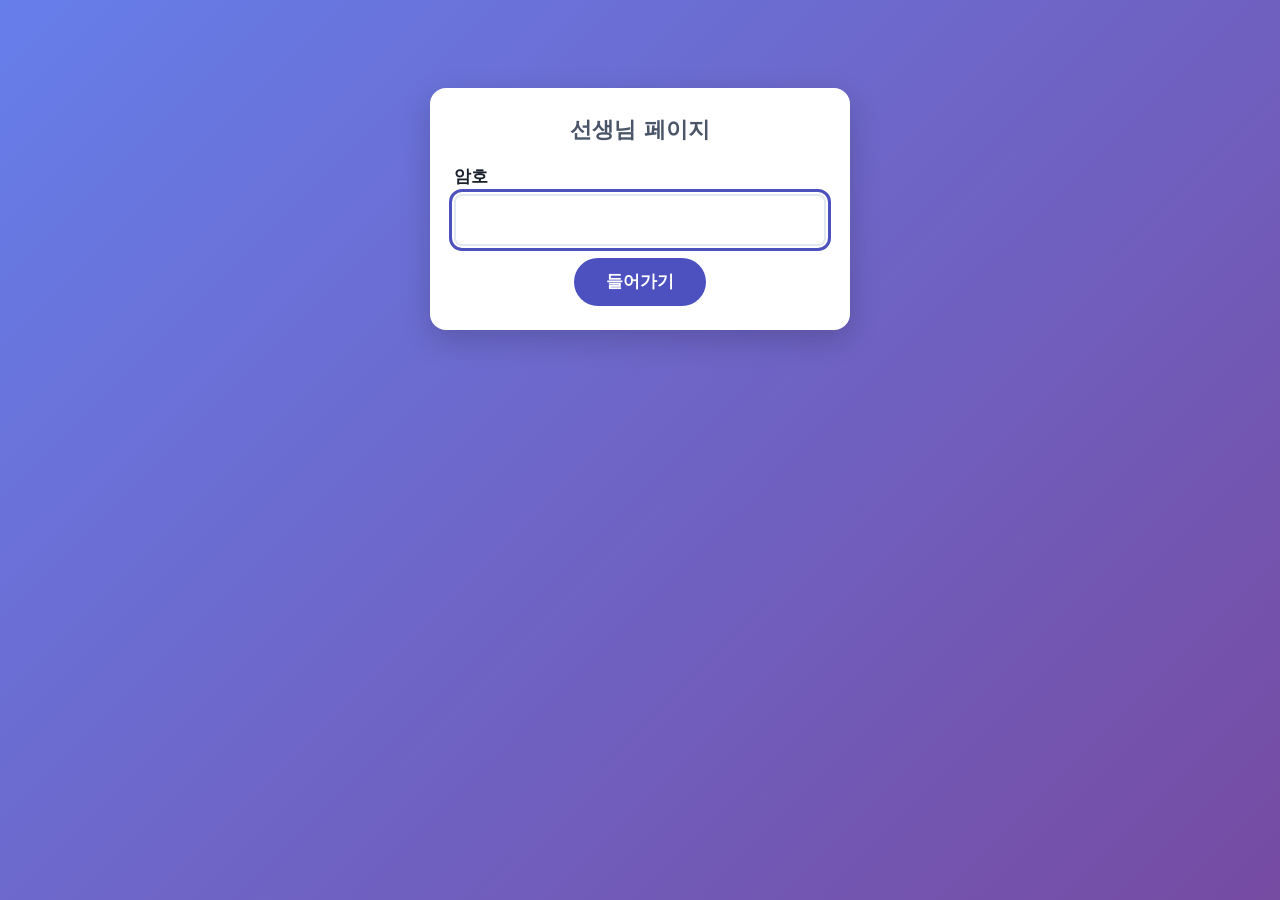
<file: language-check/teacher.html>
<!doctype html>
<html lang="ko">
<head>
  <meta charset="utf-8">
  <meta name="viewport" content="width=device-width, initial-scale=1">
  <meta name="robots" content="noindex">
  <title>자가진단 선생님 페이지</title>
  <link rel="stylesheet" href="style.css">
</head>
<body>
  <main class="page">
    <div class="card login" id="login-box" hidden>
      <h1>선생님 페이지</h1>
      <form id="login-form">
        <div class="field">
          <label for="pw">암호</label>
          <input type="password" id="pw" autocomplete="current-password" required>
        </div>
        <div id="login-msg" role="alert"></div>
        <div class="center"><button class="btn" type="submit">들어가기</button></div>
      </form>
    </div>

    <div class="card" id="main-box" hidden>
      <div class="toolbar">
        <h1 style="margin:0">자가진단 선생님 페이지</h1>
        <span class="grow"></span>
        <button type="button" class="linkbtn" id="logout">나가기</button>
      </div>
      <div class="tabs" role="tablist">
        <button class="tab" role="tab" data-tab="summary">① 반 요약</button>
        <button class="tab" role="tab" data-tab="items">② 문항별 분석</button>
        <button class="tab" role="tab" data-tab="kids">③ 아이별 보기</button>
        <button class="tab" role="tab" data-tab="manage">④ 관리</button>
        <button class="tab" role="tab" data-tab="wall">⑤ 다짐 모아보기</button>
      </div>
      <div class="toolbar" id="class-bar">
        <label for="class-select">반</label>
        <select id="class-select"></select>
        <button type="button" class="btn ghost small" id="refresh">새로고침</button>
        <span class="muted" id="refreshed"></span>
      </div>
      <div id="load-msg" role="status"></div>
      <section id="view"></section>
    </div>
  </main>

  <dialog id="confirm-box">
    <h2 id="confirm-title"></h2>
    <p id="confirm-text"></p>
    <div class="dialog-actions">
      <button type="button" class="btn ghost small" id="confirm-no">취소</button>
      <button type="button" class="btn danger small" id="confirm-yes"></button>
    </div>
  </dialog>

  <script src="config.js"></script>
  <script src="survey.js"></script>
  <script src="teacher.js"></script>
</body>
</html>
</file>
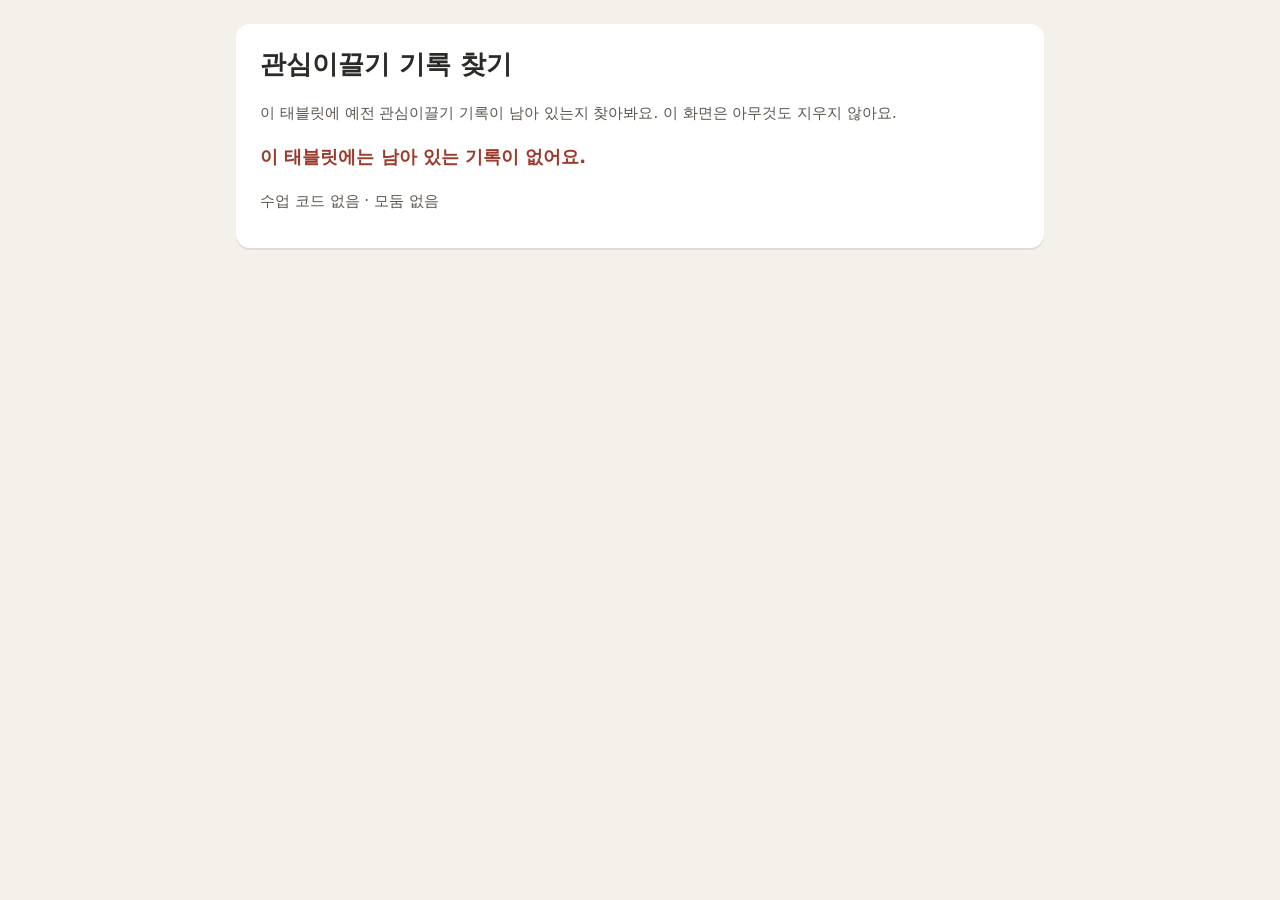
<file: tuning-in/recover.html>
<!doctype html>
<html lang="ko">
<head>
<meta charset="utf-8">
<meta name="viewport" content="width=device-width, initial-scale=1">
<title>관심이끌기 기록 찾기</title>
<style>
body{font-family:system-ui,'Apple SD Gothic Neo','Malgun Gothic',sans-serif;background:#F4F1EA;color:#2B2A27;margin:0;padding:24px;font-size:18px;line-height:1.6}
.box{max-width:760px;margin:0 auto;background:#fff;border-radius:14px;padding:20px 24px;box-shadow:0 2px 0 #ddd}
h1{font-size:26px;margin:0 0 6px}
.ok{color:#2F7D4E;font-weight:700}.no{color:#9A3B2E;font-weight:700}
button{font:inherit;font-size:18px;background:#2B2A27;color:#fff;border:0;border-radius:10px;padding:12px 22px;margin-top:12px;cursor:pointer}
button:disabled{opacity:.5}
pre{white-space:pre-wrap;background:#FBF8F1;border-radius:10px;padding:12px;font-size:15px;max-height:50vh;overflow:auto}
.small{font-size:15px;color:#5C564E}
</style>
</head>
<body>
<div class="box">
  <h1>관심이끌기 기록 찾기</h1>
  <p class="small">이 태블릿에 예전 관심이끌기 기록이 남아 있는지 찾아봐요. 이 화면은 아무것도 지우지 않아요.</p>
  <div id="out">찾는 중…</div>
</div>
<script src="config.js"></script>
<script>
(function(){
  var CFG=window.TUNING_IN||{}, out=document.getElementById('out');
  function esc(s){return String(s==null?'':s).replace(/[&<>]/g,function(c){return {'&':'&amp;','<':'&lt;','>':'&gt;'}[c];});}
  var found=[];
  for(var i=0;i<localStorage.length;i++){
    var k=localStorage.key(i);
    if(!/^tuning-in/.test(k))continue;
    var raw=localStorage.getItem(k), obj=null; try{obj=JSON.parse(raw);}catch(e){}
    if(obj&&obj.E&&typeof obj.E==='object')found.push({k:k,o:obj});
  }
  var info={session:localStorage.getItem('tuning-in-session')||'',group:localStorage.getItem('tuning-in-group')||'',name:localStorage.getItem('tuning-in-name')||'',device:localStorage.getItem('tuning-in-device')||''};
  var text='', reasons=0;
  found.forEach(function(f){
    var E=f.o.E; text+='[저장 칸 '+f.k+'] 모둠 '+(f.o.g||'?')+'\n';
    Object.keys(E).forEach(function(key){
      if(key.indexOf('pair:')===0&&E[key]){var pid=key.slice(5),p=E[key];
        var rs=Object.keys(E).filter(function(x){return x.indexOf('r:'+pid+':')===0&&E[x];}).map(function(x){return E[x];});
        reasons+=rs.length;
        text+='- 짝 '+p.a+' + '+p.b+': '+(rs.join(' / ')||'(이유 없음)')+'\n';}
    });
    text+='\n';
  });
  if(!found.length){
    out.innerHTML='<p class="no">이 태블릿에는 남아 있는 기록이 없어요.</p><p class="small">수업 코드 '+esc(info.session||'없음')+' · 모둠 '+esc(info.group||'없음')+'</p>';
    return;
  }
  out.innerHTML='<p class="ok">이 태블릿에 기록이 남아 있어요! (이유 '+reasons+'개)</p><p class="small">수업 코드 '+esc(info.session)+' · 모둠 '+esc(info.group)+' · '+esc(info.name)+'</p>'+
    '<pre>'+esc(text)+'</pre><button id="send">선생님께 보내기</button><p class="small" id="st"></p>';
  document.getElementById('send').onclick=async function(){
    var b=this; b.disabled=true; var st=document.getElementById('st'); st.textContent='보내는 중…';
    try{
      var key='recover~'+(info.session||'none')+'~'+(info.device||Math.random().toString(36).slice(2))+'~'+Date.now();
      var r=await fetch(String(CFG.url).replace(/\/$/,'')+'/rest/v1/entries?on_conflict=group_id,key',{method:'POST',
        headers:{'apikey':CFG.key,'Authorization':'Bearer '+CFG.key,'Content-Type':'application/json','Prefer':'resolution=merge-duplicates,return=minimal'},
        body:JSON.stringify([{group_id:0,key:key,value:{info:info,found:found,at:Date.now()},updated_at:new Date().toISOString()}])});
      if(!r.ok)throw new Error('HTTP '+r.status);
      st.textContent='보냈어요. 선생님이 되살려 줄 거예요.';
    }catch(e){ b.disabled=false; st.textContent='보내지 못했어요. 인터넷을 확인하고 다시 눌러 주세요.'; }
  };
})();
</script>
</body>
</html>
</file>
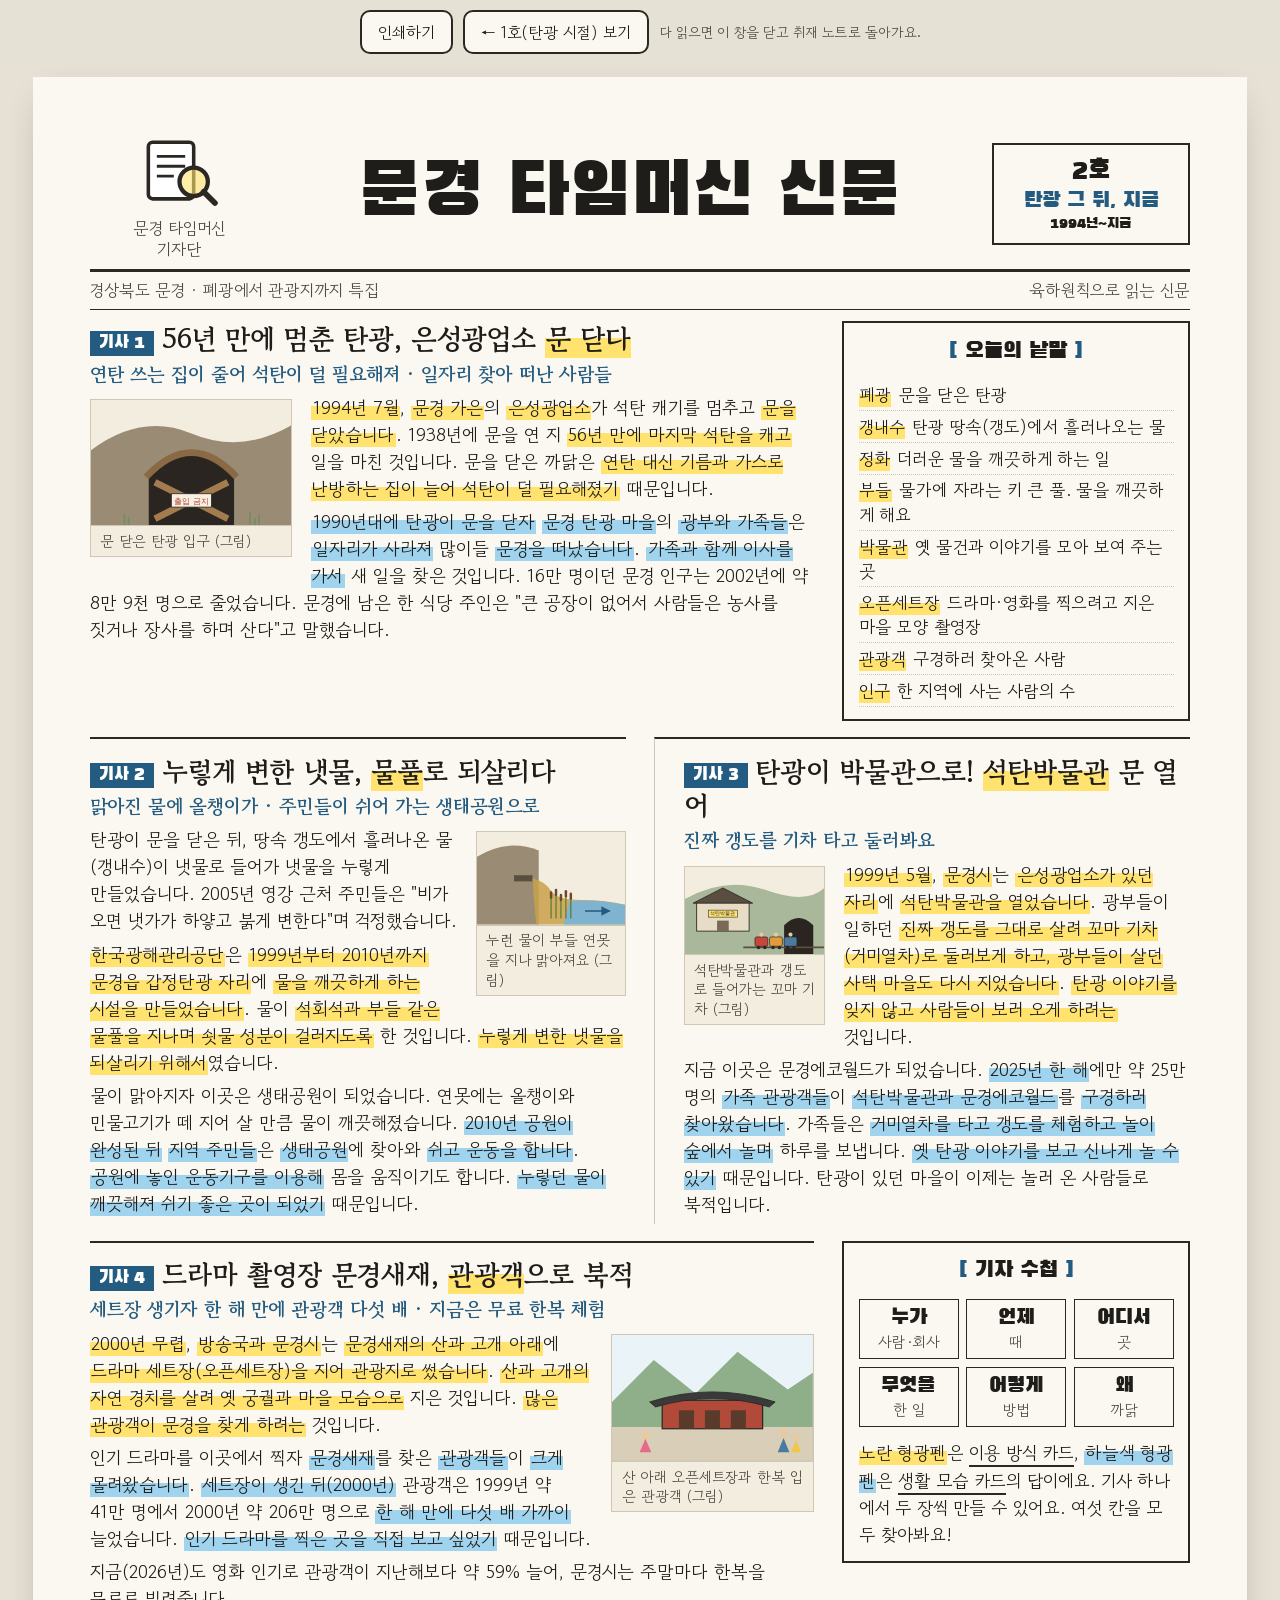
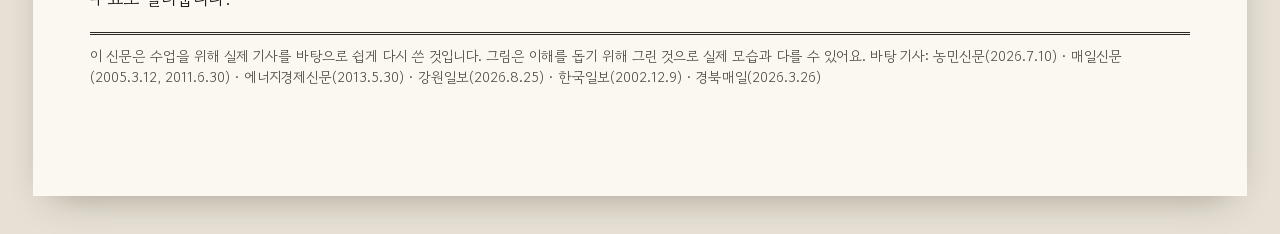
<file: report-note/news/now.html>
<!doctype html>
<html lang="ko">
<head>
<meta charset="utf-8">
<meta name="viewport" content="width=device-width, initial-scale=1">
<title>문경 타임머신 신문 2호 · 탄광 그 뒤, 지금</title>
<link rel="preconnect" href="https://fonts.googleapis.com">
<link rel="preconnect" href="https://fonts.gstatic.com" crossorigin>
<link href="https://fonts.googleapis.com/css2?family=Black+Han+Sans&family=Gowun+Batang:wght@700&family=Gowun+Dodum&display=swap" rel="stylesheet">
<link rel="stylesheet" href="news.css?v=9">
</head>
<body class="now">
<div class="tools">
  <button onclick="window.print()">인쇄하기</button>
  <a href="past.html" data-other>← 1호(탄광 시절) 보기</a>
  <span class="note">다 읽으면 이 창을 닫고 취재 노트로 돌아가요.</span>
</div>

<article class="sheet">
  <header class="mast">
    <div class="badge">
      <svg viewBox="0 0 60 60" aria-hidden="true"><rect x="8" y="10" width="32" height="40" rx="3" fill="#fff" stroke="#2B2824" stroke-width="2.5"/><path d="M14 20h20M14 27h20M14 34h12" stroke="#2B2824" stroke-width="2"/><circle cx="40" cy="38" r="10" fill="#FFE36E" fill-opacity=".6" stroke="#2B2824" stroke-width="3"/><path d="M47 45l8 8" stroke="#2B2824" stroke-width="4" stroke-linecap="round"/></svg>
      문경 타임머신<br>기자단
    </div>
    <h1 class="title">문경 타임머신 신문</h1>
    <div class="issue"><div class="no">2호</div><div class="era">탄광 그 뒤, 지금</div><div style="font-size:9pt">1994년~지금</div></div>
  </header>
  <div class="dateline"><span>경상북도 문경 · 폐광에서 관광지까지 특집</span><span>육하원칙으로 읽는 신문</span></div>

  <div class="grid">
    <!-- 기사 1 -->
    <section class="art c8">
      <h2><span class="no-tag">기사 1</span>56년 만에 멈춘 탄광, 은성광업소 <span class="hl">문 닫다</span></h2>
      <p class="deck">연탄 쓰는 집이 줄어 석탄이 덜 필요해져 · 일자리 찾아 떠난 사람들</p>
      <figure class="fig">
        <svg viewBox="0 0 240 150" role="img" aria-label="나무판으로 막힌 탄광 입구 그림">
          <rect width="240" height="150" fill="#F3EDE0"/>
          <path d="M0 60Q60 15 120 40T240 30V150H0Z" fill="#9A8C74"/>
          <path d="M70 150V90Q120 40 170 90V150Z" fill="#2A2520" stroke="#2B2824" stroke-width="2"/>
          <path d="M66 92Q120 34 174 92" fill="none" stroke="#8A6A45" stroke-width="8"/>
          <g stroke="#A27B4F" stroke-width="8" stroke-linecap="square"><path d="M80 100L160 140"/><path d="M160 100L80 140"/></g>
          <rect x="96" y="112" width="48" height="16" fill="#F7F1E3" stroke="#2B2824"/><text x="120" y="124" text-anchor="middle" font-size="10" fill="#B23A2E" font-family="sans-serif">출입 금지</text>
          <g stroke="#6F8F5F" stroke-width="2"><path d="M40 150v-14M45 150v-10M190 150v-16M196 150v-9M201 150v-13"/></g>
        </svg>
        <figcaption>문 닫은 탄광 입구 (그림)</figcaption>
      </figure>
      <p><mark>1994년 7월</mark>, <mark>문경 가은</mark>의 <mark>은성광업소</mark>가 석탄 캐기를 멈추고 <mark>문을 닫았습니다</mark>. 1938년에 문을 연 지 <mark>56년 만에 마지막 석탄을 캐고</mark> 일을 마친 것입니다. 문을 닫은 까닭은 <mark>연탄 대신 기름과 가스로 난방하는 집이 늘어 석탄이 덜 필요해졌기</mark> 때문입니다.</p>
      <p><mark class="l">1990년대에 탄광이 문을 닫자</mark> <mark class="l">문경 탄광 마을</mark>의 <mark class="l">광부와 가족들</mark>은 <mark class="l">일자리가 사라져</mark> 많이들 <mark class="l">문경을 떠났습니다</mark>. <mark class="l">가족과 함께 이사를 가서</mark> 새 일을 찾은 것입니다. 16만 명이던 문경 인구는 2002년에 약 8만 9천 명으로 줄었습니다. 문경에 남은 한 식당 주인은 "큰 공장이 없어서 사람들은 농사를 짓거나 장사를 하며 산다"고 말했습니다.</p>
    </section>

    <aside class="box c4">
      <h3>오늘의 낱말</h3>
      <ul class="words">
        <li><b>폐광</b>문을 닫은 탄광</li>
        <li><b>갱내수</b>탄광 땅속(갱도)에서 흘러나오는 물</li>
        <li><b>정화</b>더러운 물을 깨끗하게 하는 일</li>
        <li><b>부들</b>물가에 자라는 키 큰 풀. 물을 깨끗하게 해요</li>
        <li><b>박물관</b>옛 물건과 이야기를 모아 보여 주는 곳</li>
        <li><b>오픈세트장</b>드라마·영화를 찍으려고 지은 마을 모양 촬영장</li>
        <li><b>관광객</b>구경하러 찾아온 사람</li>
        <li><b>인구</b>한 지역에 사는 사람의 수</li>
      </ul>
    </aside>

    <!-- 기사 2 -->
    <section class="art c6 hline">
      <h2><span class="no-tag">기사 2</span>누렇게 변한 냇물, <span class="hl">물풀</span>로 되살리다</h2>
      <p class="deck">맑아진 물에 올챙이가 · 주민들이 쉬어 가는 생태공원으로</p>
      <figure class="fig right">
        <svg viewBox="0 0 240 150" role="img" aria-label="누런 물이 연못의 부들을 지나 맑아지는 그림">
          <rect width="240" height="150" fill="#F3EDE0"/>
          <path d="M0 40Q50 10 100 30V150H0Z" fill="#9A8C74"/>
          <path d="M60 70h30v10H60z" fill="#5A4E40"/>
          <path d="M90 75Q110 80 120 95T170 110T240 118V150H96Q92 110 90 75Z" fill="#C9A24A" opacity=".85"/>
          <path d="M150 112Q190 108 240 118V150H140Z" fill="#7FB3D0"/>
          <g stroke="#5C7A3A" stroke-width="2"><path d="M120 140V100M128 140V96M136 140V104M144 140V98M152 140V102"/></g>
          <g fill="#6B4A2A"><rect x="118" y="96" width="4" height="12" rx="2"/><rect x="126" y="92" width="4" height="12" rx="2"/><rect x="134" y="100" width="4" height="12" rx="2"/><rect x="142" y="94" width="4" height="12" rx="2"/><rect x="150" y="98" width="4" height="12" rx="2"/></g>
          <path d="M175 128h40" stroke="#245B80" stroke-width="2.5" marker-end="url(#ar)"/>
          <defs><marker id="ar" viewBox="0 0 10 10" refX="9" refY="5" markerWidth="6" markerHeight="6" orient="auto"><path d="M0 0L10 5L0 10z" fill="#245B80"/></marker></defs>
        </svg>
        <figcaption>누런 물이 부들 연못을 지나 맑아져요 (그림)</figcaption>
      </figure>
      <p>탄광이 문을 닫은 뒤, 땅속 갱도에서 흘러나온 물(갱내수)이 냇물로 들어가 냇물을 누렇게 만들었습니다. 2005년 영강 근처 주민들은 "비가 오면 냇가가 하얗고 붉게 변한다"며 걱정했습니다.</p>
      <p><mark>한국광해관리공단</mark>은 <mark>1999년부터 2010년까지</mark> <mark>문경읍 갑정탄광 자리</mark>에 <mark>물을 깨끗하게 하는 시설을 만들었습니다</mark>. 물이 <mark>석회석과 부들 같은 물풀을 지나며 쇳물 성분이 걸러지도록</mark> 한 것입니다. <mark>누렇게 변한 냇물을 되살리기 위해서</mark>였습니다.</p>
      <p>물이 맑아지자 이곳은 생태공원이 되었습니다. 연못에는 올챙이와 민물고기가 떼 지어 살 만큼 물이 깨끗해졌습니다. <mark class="l">2010년 공원이 완성된 뒤</mark> <mark class="l">지역 주민들</mark>은 <mark class="l">생태공원</mark>에 찾아와 <mark class="l">쉬고 운동을 합니다</mark>. <mark class="l">공원에 놓인 운동기구를 이용해</mark> 몸을 움직이기도 합니다. <mark class="l">누렇던 물이 깨끗해져 쉬기 좋은 곳이 되었기</mark> 때문입니다.</p>
    </section>

    <!-- 기사 3 -->
    <section class="art c6 hline vline">
      <h2><span class="no-tag">기사 3</span>탄광이 박물관으로! <span class="hl">석탄박물관</span> 문 열어</h2>
      <p class="deck">진짜 갱도를 기차 타고 둘러봐요</p>
      <figure class="fig">
        <svg viewBox="0 0 240 150" role="img" aria-label="박물관 건물과 갱도로 들어가는 꼬마 기차 그림">
          <rect width="240" height="150" fill="#F3EDE0"/>
          <path d="M0 55Q70 15 140 40T240 35V150H0Z" fill="#A9B79A"/>
          <rect x="20" y="60" width="90" height="50" fill="#E7DCC6" stroke="#2B2824" stroke-width="1.5"/><path d="M14 62l51-26 51 26z" fill="#5A4E40" stroke="#2B2824" stroke-width="1.5"/>
          <rect x="40" y="74" width="50" height="12" fill="#FFE36E" stroke="#2B2824"/><text x="65" y="83" text-anchor="middle" font-size="8" fill="#2B2824" font-family="sans-serif">석탄박물관</text>
          <rect x="55" y="92" width="20" height="18" fill="#7A6A55"/>
          <path d="M170 150V100Q195 75 220 100V150Z" fill="#2A2520"/>
          <path d="M100 138H240" stroke="#5A4E40" stroke-width="3"/>
          <g stroke="#2B2824" stroke-width="1.2"><rect x="120" y="120" width="22" height="16" rx="3" fill="#C8473A"/><rect x="145" y="120" width="22" height="16" rx="3" fill="#E39A3A"/><rect x="170" y="120" width="22" height="16" rx="3" fill="#4A7AA0"/></g>
          <g fill="#2B2824"><circle cx="126" cy="138" r="3"/><circle cx="137" cy="138" r="3"/><circle cx="151" cy="138" r="3"/><circle cx="162" cy="138" r="3"/><circle cx="176" cy="138" r="3"/><circle cx="187" cy="138" r="3"/></g>
          <g fill="#E9C9A0"><circle cx="131" cy="116" r="3.5"/><circle cx="156" cy="116" r="3.5"/><circle cx="181" cy="116" r="3.5"/></g>
        </svg>
        <figcaption>석탄박물관과 갱도로 들어가는 꼬마 기차 (그림)</figcaption>
      </figure>
      <p><mark>1999년 5월</mark>, <mark>문경시</mark>는 <mark>은성광업소가 있던 자리</mark>에 <mark>석탄박물관을 열었습니다</mark>. 광부들이 일하던 <mark>진짜 갱도를 그대로 살려 꼬마 기차(거미열차)로 둘러보게 하고, 광부들이 살던 사택 마을도 다시 지었습니다</mark>. <mark>탄광 이야기를 잊지 않고 사람들이 보러 오게 하려는</mark> 것입니다.</p>
      <p>지금 이곳은 문경에코월드가 되었습니다. <mark class="l">2025년 한 해</mark>에만 약 25만 명의 <mark class="l">가족 관광객들</mark>이 <mark class="l">석탄박물관과 문경에코월드</mark>를 <mark class="l">구경하러 찾아왔습니다</mark>. 가족들은 <mark class="l">거미열차를 타고 갱도를 체험하고 놀이 숲에서 놀며</mark> 하루를 보냅니다. <mark class="l">옛 탄광 이야기를 보고 신나게 놀 수 있기</mark> 때문입니다. 탄광이 있던 마을이 이제는 놀러 온 사람들로 북적입니다.</p>
    </section>

    <!-- 기사 4 -->
    <section class="art c8 hline">
      <h2><span class="no-tag">기사 4</span>드라마 촬영장 문경새재, <span class="hl">관광객</span>으로 북적</h2>
      <p class="deck">세트장 생기자 한 해 만에 관광객 다섯 배 · 지금은 무료 한복 체험</p>
      <figure class="fig right">
        <svg viewBox="0 0 240 150" role="img" aria-label="산 아래 옛 궁궐 세트장과 한복 입은 사람들 그림">
          <rect width="240" height="150" fill="#EAF3F8"/>
          <path d="M0 80L50 30L100 70L150 20L210 65L240 45V150H0Z" fill="#8FAE8A"/>
          <path d="M0 110H240V150H0z" fill="#D9CFB8"/>
          <rect x="60" y="78" width="120" height="34" fill="#B24A3A" stroke="#2B2824" stroke-width="1.5"/>
          <path d="M45 80Q120 56 195 80L188 86Q120 66 52 86Z" fill="#3A3A3A" stroke="#2B2824"/>
          <g fill="#5A3A2A"><rect x="80" y="90" width="18" height="22"/><rect x="111" y="90" width="18" height="22"/><rect x="142" y="90" width="18" height="22"/></g>
          <g><circle cx="40" cy="120" r="5" fill="#E9C9A0"/><path d="M33 140l7-16 7 16z" fill="#E86A8A"/><circle cx="205" cy="118" r="5" fill="#E9C9A0"/><path d="M198 140l7-17 7 17z" fill="#4A7AA0"/><circle cx="220" cy="122" r="4" fill="#E9C9A0"/><path d="M214 140l6-14 6 14z" fill="#F2C744"/></g>
        </svg>
        <figcaption>산 아래 오픈세트장과 한복 입은 관광객 (그림)</figcaption>
      </figure>
      <p><mark>2000년 무렵</mark>, <mark>방송국과 문경시</mark>는 <mark>문경새재의 산과 고개 아래</mark>에 <mark>드라마 세트장(오픈세트장)을 지어 관광지로 썼습니다</mark>. <mark>산과 고개의 자연 경치를 살려 옛 궁궐과 마을 모습으로</mark> 지은 것입니다. <mark>많은 관광객이 문경을 찾게 하려는</mark> 것입니다.</p>
      <p>인기 드라마를 이곳에서 찍자 <mark class="l">문경새재</mark>를 찾은 <mark class="l">관광객들</mark>이 <mark class="l">크게 몰려왔습니다</mark>. <mark class="l">세트장이 생긴 뒤(2000년)</mark> 관광객은 1999년 약 41만 명에서 2000년 약 206만 명으로 <mark class="l">한 해 만에 다섯 배 가까이</mark> 늘었습니다. <mark class="l">인기 드라마를 찍은 곳을 직접 보고 싶었기</mark> 때문입니다.</p>
      <p>지금(2026년)도 영화 인기로 관광객이 지난해보다 약 59% 늘어, 문경시는 주말마다 한복을 무료로 빌려줍니다.</p>
    </section>

    <aside class="box c4 hline" style="border-top-width:2px">
      <h3>기자 수첩</h3>
      <ul class="w5">
        <li>누가<span>사람·회사</span></li><li>언제<span>때</span></li><li>어디서<span>곳</span></li>
        <li>무엇을<span>한 일</span></li><li>어떻게<span>방법</span></li><li>왜<span>까닭</span></li>
      </ul>
      <p class="tip"><mark>노란 형광펜</mark>은 <b class="lg">이용 방식 카드</b>, <mark class="l">하늘색 형광펜</mark>은 <b class="lg">생활 모습 카드</b>의 답이에요. 기사 하나에서 두 장씩 만들 수 있어요. 여섯 칸을 모두 찾아봐요!</p>
    </aside>
  </div>

  <footer class="foot">
    이 신문은 수업을 위해 실제 기사를 바탕으로 쉽게 다시 쓴 것입니다. 그림은 이해를 돕기 위해 그린 것으로 실제 모습과 다를 수 있어요.
    바탕 기사: 농민신문(2026.7.10) · 매일신문(2005.3.12, 2011.6.30) · 에너지경제신문(2013.5.30) · 강원일보(2026.8.25) · 한국일보(2002.12.9) · 경북매일(2026.3.26)
  </footer>
</article>
<script src="../config.js"></script>
<script src="news.js?v=1"></script>
</body>
</html>
</file>
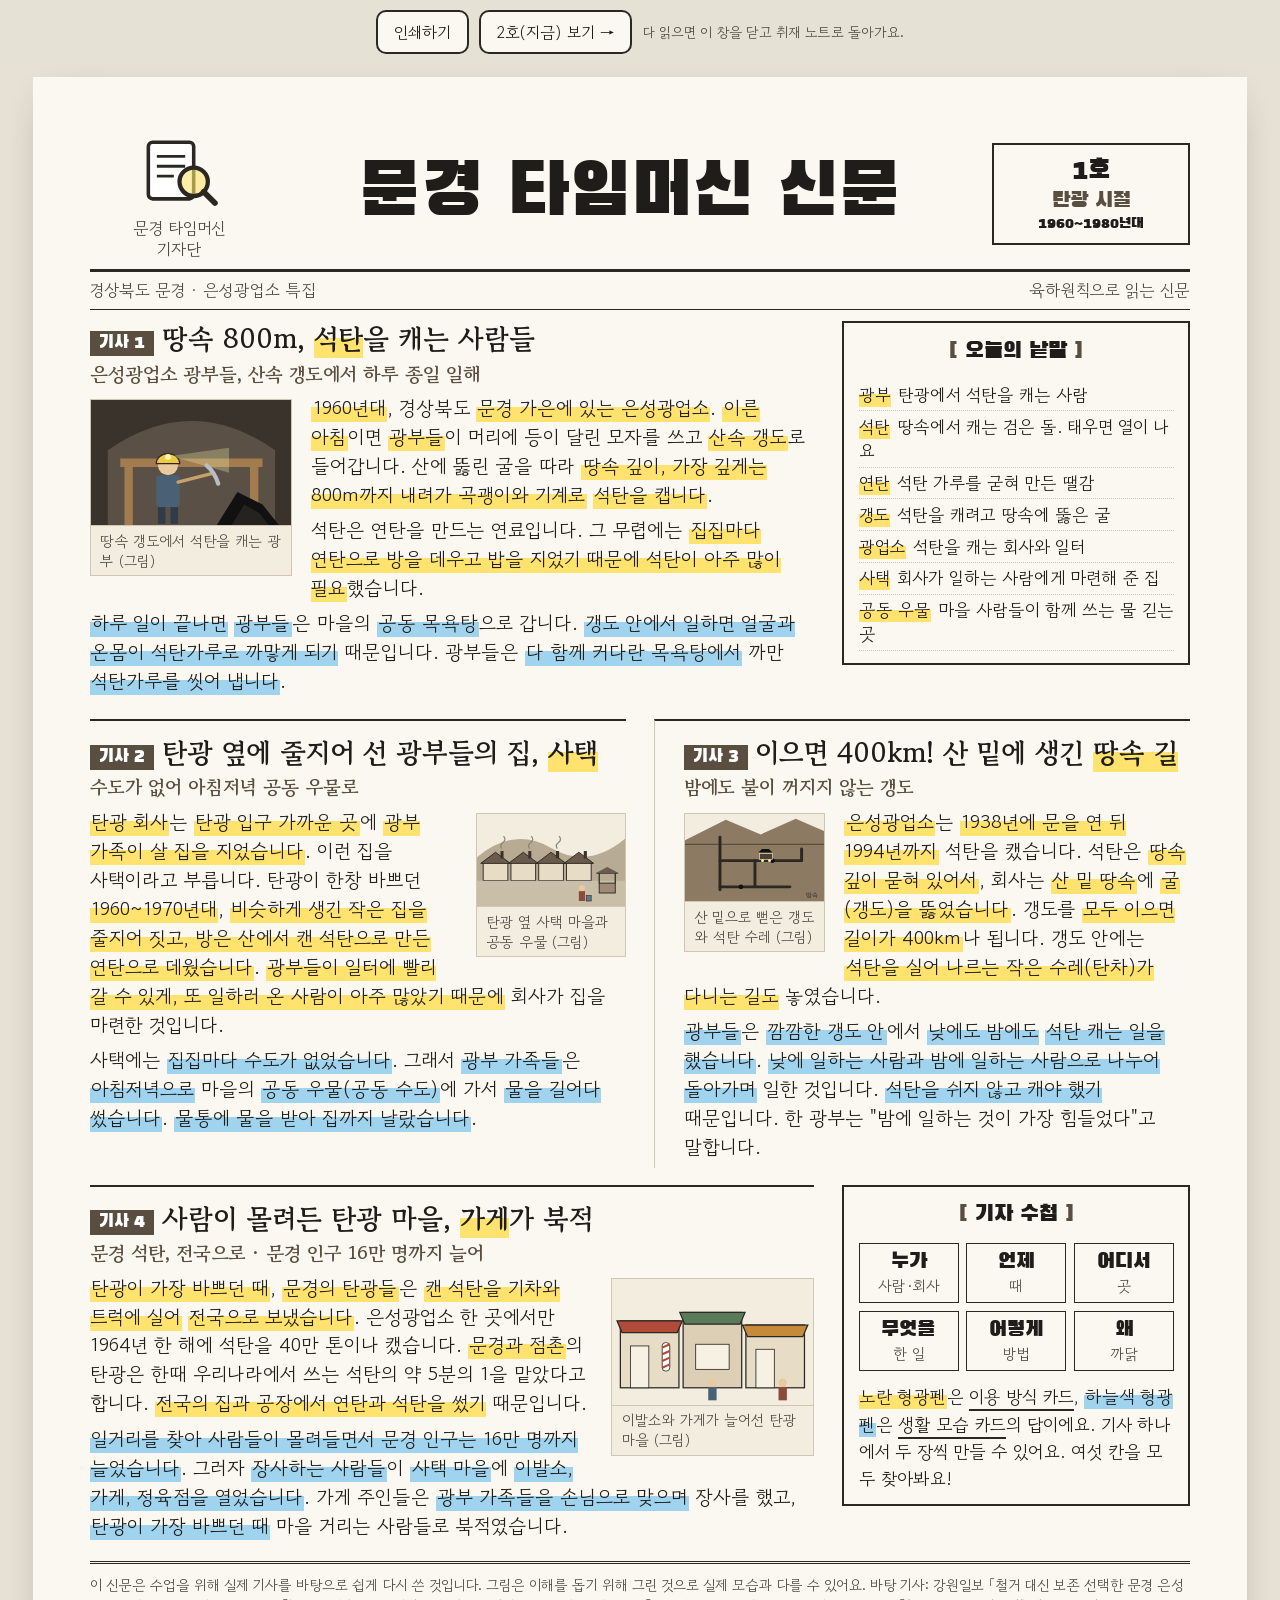
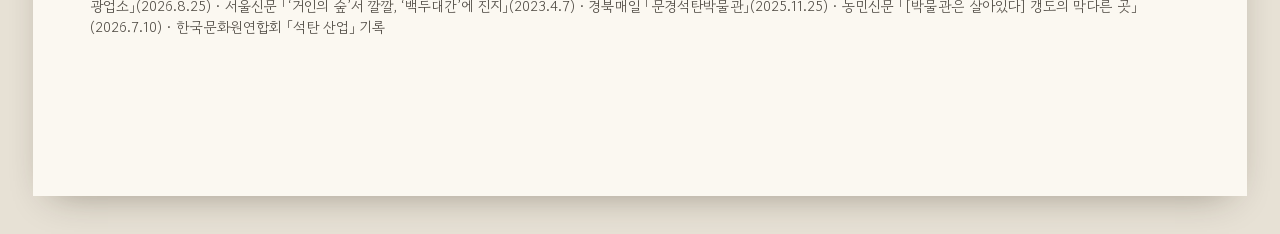
<file: report-note/news/past.html>
<!doctype html>
<html lang="ko">
<head>
<meta charset="utf-8">
<meta name="viewport" content="width=device-width, initial-scale=1">
<title>문경 타임머신 신문 1호 · 탄광 시절</title>
<link rel="preconnect" href="https://fonts.googleapis.com">
<link rel="preconnect" href="https://fonts.gstatic.com" crossorigin>
<link href="https://fonts.googleapis.com/css2?family=Black+Han+Sans&family=Gowun+Batang:wght@700&family=Gowun+Dodum&display=swap" rel="stylesheet">
<link rel="stylesheet" href="news.css?v=9">
</head>
<body class="past">
<div class="tools">
  <button onclick="window.print()">인쇄하기</button>
  <a href="now.html" data-other>2호(지금) 보기 →</a>
  <span class="note">다 읽으면 이 창을 닫고 취재 노트로 돌아가요.</span>
</div>

<article class="sheet">
  <header class="mast">
    <div class="badge">
      <svg viewBox="0 0 60 60" aria-hidden="true"><rect x="8" y="10" width="32" height="40" rx="3" fill="#fff" stroke="#2B2824" stroke-width="2.5"/><path d="M14 20h20M14 27h20M14 34h12" stroke="#2B2824" stroke-width="2"/><circle cx="40" cy="38" r="10" fill="#FFE36E" fill-opacity=".6" stroke="#2B2824" stroke-width="3"/><path d="M47 45l8 8" stroke="#2B2824" stroke-width="4" stroke-linecap="round"/></svg>
      문경 타임머신<br>기자단
    </div>
    <h1 class="title">문경 타임머신 신문</h1>
    <div class="issue"><div class="no">1호</div><div class="era">탄광 시절</div><div style="font-size:9pt">1960~1980년대</div></div>
  </header>
  <div class="dateline"><span>경상북도 문경 · 은성광업소 특집</span><span>육하원칙으로 읽는 신문</span></div>

  <div class="grid">
    <!-- 기사 1 -->
    <section class="art c8">
      <h2><span class="no-tag">기사 1</span>땅속 800m, <span class="hl">석탄</span>을 캐는 사람들</h2>
      <p class="deck">은성광업소 광부들, 산속 갱도에서 하루 종일 일해</p>
      <figure class="fig">
        <svg viewBox="0 0 240 150" role="img" aria-label="갱도 안에서 곡괭이로 석탄을 캐는 광부 그림">
          <rect width="240" height="150" fill="#3A332B"/>
          <path d="M20 150V60Q120 -10 220 60V150Z" fill="#5B5045"/>
          <path d="M40 150V70h10v80M190 150V70h10v80M35 70h170v10H35z" fill="#A27B4F"/>
          <path d="M150 150l25-40 30 15 20 25z" fill="#111"/><path d="M168 150l15-25 18 10 12 15z" fill="#262220"/>
          <circle cx="92" cy="78" r="12" fill="#E9C9A0"/>
          <path d="M78 76a14 12 0 0 1 28 0z" fill="#F2C744" stroke="#2B2824" stroke-width="1.5"/>
          <circle cx="92" cy="68" r="3.5" fill="#FFF6B0"/>
          <path d="M95 67l70 -10v30z" fill="#FFF6B0" opacity=".28"/>
          <rect x="78" y="90" width="28" height="38" rx="4" fill="#4A6074"/>
          <rect x="80" y="128" width="9" height="20" fill="#2F3C48"/><rect x="95" y="128" width="9" height="20" fill="#2F3C48"/>
          <path d="M104 98l40 -10" stroke="#C8A06A" stroke-width="4" stroke-linecap="round"/>
          <path d="M138 78q10 8 14 22" stroke="#B8BEC4" stroke-width="5" fill="none" stroke-linecap="round"/>
        </svg>
        <figcaption>땅속 갱도에서 석탄을 캐는 광부 (그림)</figcaption>
      </figure>
      <p><mark>1960년대</mark>, 경상북도 <mark>문경 가은에 있는 은성광업소</mark>. <mark>이른 아침</mark>이면 <mark>광부들</mark>이 머리에 등이 달린 모자를 쓰고 <mark>산속 갱도</mark>로 들어갑니다. 산에 뚫린 굴을 따라 <mark>땅속 깊이, 가장 깊게는 800m까지 내려가 곡괭이와 기계로</mark> <mark>석탄을 캡니다</mark>.</p>
      <p>석탄은 연탄을 만드는 연료입니다. 그 무렵에는 <mark>집집마다 연탄으로 방을 데우고 밥을 지었기 때문에 석탄이 아주 많이 필요</mark>했습니다.</p>
      <p><mark class="l">하루 일이 끝나면</mark> <mark class="l">광부들</mark>은 마을의 <mark class="l">공동 목욕탕</mark>으로 갑니다. <mark class="l">갱도 안에서 일하면 얼굴과 온몸이 석탄가루로 까맣게 되기</mark> 때문입니다. 광부들은 <mark class="l">다 함께 커다란 목욕탕에서</mark> 까만 <mark class="l">석탄가루를 씻어 냅니다</mark>.</p>
    </section>

    <!-- 오늘의 낱말 -->
    <aside class="box c4">
      <h3>오늘의 낱말</h3>
      <ul class="words">
        <li><b>광부</b>탄광에서 석탄을 캐는 사람</li>
        <li><b>석탄</b>땅속에서 캐는 검은 돌. 태우면 열이 나요</li>
        <li><b>연탄</b>석탄 가루를 굳혀 만든 땔감</li>
        <li><b>갱도</b>석탄을 캐려고 땅속에 뚫은 굴</li>
        <li><b>광업소</b>석탄을 캐는 회사와 일터</li>
        <li><b>사택</b>회사가 일하는 사람에게 마련해 준 집</li>
        <li><b>공동 우물</b>마을 사람들이 함께 쓰는 물 긷는 곳</li>
      </ul>
    </aside>

    <!-- 기사 2 -->
    <section class="art c6 hline">
      <h2><span class="no-tag">기사 2</span>탄광 옆에 줄지어 선 광부들의 집, <span class="hl">사택</span></h2>
      <p class="deck">수도가 없어 아침저녁 공동 우물로</p>
      <figure class="fig right">
        <svg viewBox="0 0 240 150" role="img" aria-label="줄지어 선 사택과 공동 우물 그림">
          <rect width="240" height="150" fill="#F3EDE0"/>
          <path d="M0 70Q60 20 120 55T240 40V150H0Z" fill="#B7AC93"/>
          <g fill="#E7DCC6" stroke="#2B2824" stroke-width="1.5">
            <rect x="10" y="78" width="40" height="30"/><rect x="55" y="78" width="40" height="30"/><rect x="100" y="78" width="40" height="30"/><rect x="145" y="78" width="40" height="30"/>
          </g>
          <g fill="#6B5B4A" stroke="#2B2824" stroke-width="1.5">
            <path d="M6 80l24-18 24 18z"/><path d="M51 80l24-18 24 18z"/><path d="M96 80l24-18 24 18z"/><path d="M141 80l24-18 24 18z"/>
          </g>
          <g fill="#3A332B"><rect x="38" y="60" width="5" height="12"/><rect x="83" y="60" width="5" height="12"/><rect x="128" y="60" width="5" height="12"/><rect x="173" y="60" width="5" height="12"/></g>
          <g fill="none" stroke="#8C8478" stroke-width="2"><path d="M40 56q-4-6 2-10q6-4 1-10"/><path d="M85 56q-4-6 2-10q6-4 1-10"/><path d="M130 56q-4-6 2-10q6-4 1-10"/></g>
          <path d="M0 108H240V150H0z" fill="#C9BFA8"/>
          <rect x="198" y="112" width="26" height="16" fill="#9C8C76" stroke="#2B2824" stroke-width="1.5"/>
          <path d="M194 96h34M198 96v16M224 96v16" stroke="#2B2824" stroke-width="2"/><path d="M192 96l19-10 19 10z" fill="#6B5B4A"/>
          <circle cx="170" cy="120" r="5" fill="#E9C9A0"/><rect x="165" y="125" width="10" height="16" fill="#8B4A3A"/><rect x="177" y="132" width="8" height="9" fill="#5F7A8C" stroke="#2B2824"/>
        </svg>
        <figcaption>탄광 옆 사택 마을과 공동 우물 (그림)</figcaption>
      </figure>
      <p><mark>탄광 회사</mark>는 <mark>탄광 입구 가까운 곳</mark>에 <mark>광부 가족이 살 집을 지었습니다</mark>. 이런 집을 사택이라고 부릅니다. 탄광이 한창 바쁘던 <mark>1960~1970년대</mark>, <mark>비슷하게 생긴 작은 집을 줄지어 짓고, 방은 산에서 캔 석탄으로 만든 연탄으로 데웠습니다</mark>. <mark>광부들이 일터에 빨리 갈 수 있게, 또 일하러 온 사람이 아주 많았기 때문에</mark> 회사가 집을 마련한 것입니다.</p>
      <p>사택에는 <mark class="l">집집마다 수도가 없었습니다</mark>. 그래서 <mark class="l">광부 가족들</mark>은 <mark class="l">아침저녁으로</mark> 마을의 <mark class="l">공동 우물(공동 수도)</mark>에 가서 <mark class="l">물을 길어다 썼습니다</mark>. <mark class="l">물통에 물을 받아 집까지 날랐습니다</mark>.</p>
    </section>

    <!-- 기사 3 -->
    <section class="art c6 hline vline">
      <h2><span class="no-tag">기사 3</span>이으면 400km! 산 밑에 생긴 <span class="hl">땅속 길</span></h2>
      <p class="deck">밤에도 불이 꺼지지 않는 갱도</p>
      <figure class="fig">
        <svg viewBox="0 0 240 150" role="img" aria-label="산 밑으로 뻗은 갱도와 탄차 그림">
          <rect width="240" height="150" fill="#F3EDE0"/>
          <path d="M0 45L70 10L130 35L190 8L240 30V150H0Z" fill="#8C7B62"/>
          <path d="M0 52H240" stroke="#5A4E40" stroke-width="2"/>
          <g stroke="#2B2824" stroke-width="5" fill="none" stroke-linecap="round"><path d="M60 40V130"/><path d="M60 80H200"/><path d="M60 125H180"/><path d="M120 80V125"/><path d="M200 80V60"/></g>
          <g fill="#111"><circle cx="150" cy="80" r="4"/><circle cx="96" cy="125" r="4"/></g>
          <rect x="128" y="68" width="22" height="10" fill="#4A4038" stroke="#FFF6B0" stroke-width="1"/><circle cx="133" cy="80" r="2.5" fill="#FFF6B0"/><circle cx="145" cy="80" r="2.5" fill="#FFF6B0"/>
          <path d="M126 66l6-6h12l6 6z" fill="#111"/>
          <text x="208" y="142" font-size="10" fill="#2B2824" font-family="sans-serif">땅속</text>
        </svg>
        <figcaption>산 밑으로 뻗은 갱도와 석탄 수레 (그림)</figcaption>
      </figure>
      <p><mark>은성광업소</mark>는 <mark>1938년에 문을 연 뒤 1994년까지</mark> 석탄을 캤습니다. 석탄은 <mark>땅속 깊이 묻혀 있어서</mark>, 회사는 <mark>산 밑 땅속</mark>에 <mark>굴(갱도)을 뚫었습니다</mark>. 갱도를 <mark>모두 이으면 길이가 400km</mark>나 됩니다. 갱도 안에는 <mark>석탄을 실어 나르는 작은 수레(탄차)가 다니는 길도</mark> 놓였습니다.</p>
      <p><mark class="l">광부들</mark>은 <mark class="l">깜깜한 갱도 안</mark>에서 <mark class="l">낮에도 밤에도</mark> <mark class="l">석탄 캐는 일을 했습니다</mark>. <mark class="l">낮에 일하는 사람과 밤에 일하는 사람으로 나누어 돌아가며</mark> 일한 것입니다. <mark class="l">석탄을 쉬지 않고 캐야 했기</mark> 때문입니다. 한 광부는 "밤에 일하는 것이 가장 힘들었다"고 말합니다.</p>
    </section>

    <!-- 기사 4 -->
    <section class="art c8 hline">
      <h2><span class="no-tag">기사 4</span>사람이 몰려든 탄광 마을, <span class="hl">가게</span>가 북적</h2>
      <p class="deck">문경 석탄, 전국으로 · 문경 인구 16만 명까지 늘어</p>
      <figure class="fig right">
        <svg viewBox="0 0 240 150" role="img" aria-label="이발소와 가게가 늘어선 거리 그림">
          <rect width="240" height="150" fill="#F3EDE0"/>
          <g stroke="#2B2824" stroke-width="1.5"><rect x="10" y="50" width="70" height="80" fill="#E7DCC6"/><rect x="85" y="40" width="70" height="90" fill="#DCCFB5"/><rect x="160" y="55" width="70" height="75" fill="#E7DCC6"/></g>
          <g stroke="#2B2824" stroke-width="1.5"><path d="M6 50h78l-6 14H12z" fill="#B24A3A"/><path d="M81 40h78l-6 14H87z" fill="#5A7A5A"/><path d="M156 55h78l-6 14h-66z" fill="#C58B3A"/></g>
          <g fill="#F7F1E3" stroke="#2B2824"><rect x="22" y="80" width="22" height="50"/><rect x="100" y="78" width="40" height="30"/><rect x="172" y="84" width="22" height="46"/></g>
          <rect x="60" y="76" width="9" height="34" rx="4" fill="#fff" stroke="#2B2824"/><path d="M60 82l9-4M60 90l9-4M60 98l9-4M60 106l9-4" stroke="#B24A3A" stroke-width="2.5"/>
          <g><circle cx="120" cy="124" r="5" fill="#E9C9A0"/><rect x="115" y="129" width="10" height="16" fill="#4A6074"/><circle cx="204" cy="124" r="5" fill="#E9C9A0"/><rect x="199" y="129" width="10" height="16" fill="#8B4A3A"/></g>
        </svg>
        <figcaption>이발소와 가게가 늘어선 탄광 마을 (그림)</figcaption>
      </figure>
      <p><mark>탄광이 가장 바쁘던 때</mark>, <mark>문경의 탄광들</mark>은 <mark>캔 석탄을 기차와 트럭에 실어</mark> <mark>전국으로 보냈습니다</mark>. 은성광업소 한 곳에서만 1964년 한 해에 석탄을 40만 톤이나 캤습니다. <mark>문경과 점촌</mark>의 탄광은 한때 우리나라에서 쓰는 석탄의 약 5분의 1을 맡았다고 합니다. <mark>전국의 집과 공장에서 연탄과 석탄을 썼기</mark> 때문입니다.</p>
      <p><mark class="l">일거리를 찾아 사람들이 몰려들면서 문경 인구는 16만 명까지 늘었습니다</mark>. 그러자 <mark class="l">장사하는 사람들</mark>이 <mark class="l">사택 마을</mark>에 <mark class="l">이발소, 가게, 정육점을 열었습니다</mark>. 가게 주인들은 <mark class="l">광부 가족들을 손님으로 맞으며</mark> 장사를 했고, <mark class="l">탄광이 가장 바쁘던 때</mark> 마을 거리는 사람들로 북적였습니다.</p>
    </section>

    <!-- 기자 수첩 -->
    <aside class="box c4 hline" style="border-top-width:2px">
      <h3>기자 수첩</h3>
      <ul class="w5">
        <li>누가<span>사람·회사</span></li><li>언제<span>때</span></li><li>어디서<span>곳</span></li>
        <li>무엇을<span>한 일</span></li><li>어떻게<span>방법</span></li><li>왜<span>까닭</span></li>
      </ul>
      <p class="tip"><mark>노란 형광펜</mark>은 <b class="lg">이용 방식 카드</b>, <mark class="l">하늘색 형광펜</mark>은 <b class="lg">생활 모습 카드</b>의 답이에요. 기사 하나에서 두 장씩 만들 수 있어요. 여섯 칸을 모두 찾아봐요!</p>
    </aside>
  </div>

  <footer class="foot">
    이 신문은 수업을 위해 실제 기사를 바탕으로 쉽게 다시 쓴 것입니다. 그림은 이해를 돕기 위해 그린 것으로 실제 모습과 다를 수 있어요.
    바탕 기사: 강원일보 「철거 대신 보존 선택한 문경 은성광업소」(2026.8.25) · 서울신문 「‘거인의 숲’서 깔깔, ‘백두대간’에 진지」(2023.4.7) · 경북매일 「문경석탄박물관」(2025.11.25) · 농민신문 「[박물관은 살아있다] 갱도의 막다른 곳」(2026.7.10) · 한국문화원연합회 「석탄 산업」 기록
  </footer>
</article>
<script src="../config.js"></script>
<script src="news.js?v=1"></script>
</body>
</html>
</file>
<file: language-check/style.css>
:root {
  color-scheme: light;
  --bg-a: #667eea;
  --bg-b: #764ba2;
  --card: #ffffff;
  --ink: #1a202c;
  --ink-2: #4a5568;
  --ink-3: #5f6b7a;
  --band: #4a5568;
  --soft: #f7fafc;
  --soft-2: #edf2f7;
  --line: #e2e8f0;
  --accent: #667eea;
  --accent-ink: #4c51bf;
  --mint: #e6fffa;
  --green: #38a169;
  --yellow: #ed8936;
  --red: #e53e3e;
  --warn-bg: #fffaf0;
  --warn-line: #dd6b20;
  --warn-ink: #9c4221;
  --good-bg: #f0fff4;
  --good-ink: #22543d;
  /* 답 분포: 한 색의 밝고 어두움 (매우 그렇다 = 가장 진함) */
  --a5: #44337a;
  --a4: #6b46c1;
  --a3: #9f7aea;
  --a2: #d6bcfa;
  --a1: #e9e3f7;
}
* { box-sizing: border-box; }
html { -webkit-text-size-adjust: 100%; }
body {
  margin: 0;
  min-height: 100vh;
  background: linear-gradient(135deg, var(--bg-a), var(--bg-b));
  color: var(--ink);
  font-family: "Pretendard", "Apple SD Gothic Neo", "Malgun Gothic", "Noto Sans KR", system-ui, sans-serif;
  font-size: 17px;
  line-height: 1.6;
  word-break: keep-all;
  overflow-wrap: anywhere;
}
.page { max-width: 980px; margin: 0 auto; padding: 16px; }
.card { background: var(--card); border-radius: 16px; padding: 24px; box-shadow: 0 10px 30px rgba(0,0,0,.18); }
h1 { font-size: 22px; font-weight: 700; text-align: center; margin: 0 0 16px; color: var(--ink-2); }
#title { user-select: none; -webkit-user-select: none; touch-action: manipulation; }
h2 { font-size: 19px; margin: 0 0 12px; }
h3 { font-size: 17px; margin: 0 0 8px; }
p { margin: 0 0 12px; }
.muted { color: var(--ink-3); font-size: 15px; }
[hidden] { display: none !important; }

button { font: inherit; cursor: pointer; }
button:focus-visible, input:focus-visible, textarea:focus-visible, select:focus-visible, summary:focus-visible {
  outline: 3px solid var(--accent-ink); outline-offset: 2px;
}
.btn {
  display: inline-block; min-height: 48px; padding: 10px 32px;
  border: 0; border-radius: 24px; background: var(--accent-ink); color: #fff; font-weight: 600;
}
.btn:hover { background: #434190; }
.btn[disabled] { background: #a0aec0; cursor: not-allowed; }
.btn.ghost { background: #fff; color: var(--accent-ink); box-shadow: inset 0 0 0 2px var(--accent-ink); }
.btn.ghost:hover { background: var(--soft-2); }
.btn.danger { background: #c53030; }
.btn.danger:hover { background: #9b2c2c; }
.btn.small { min-height: 40px; padding: 6px 18px; font-size: 15px; }
.center { text-align: center; }
.linkbtn { background: none; border: 0; padding: 6px 4px; color: var(--accent-ink); text-decoration: underline; font-size: 15px; min-height: 40px; }

/* 1. 반·이름 고르기 */
.pick-grid { display: grid; grid-template-columns: repeat(auto-fill, minmax(130px, 1fr)); gap: 12px; margin: 12px 0 20px; }
.pick {
  min-height: 60px; padding: 10px; border: 2px solid var(--line); border-radius: 12px;
  background: var(--soft); color: var(--ink); font-size: 18px; font-weight: 600;
}
.pick:hover { border-color: var(--accent); background: #fff; }
.pick.chosen { border-color: var(--accent-ink); background: #ebf4ff; }

/* 2. 설문 */
.intro { background: var(--soft-2); border-radius: 12px; padding: 16px 18px; margin-bottom: 24px; white-space: pre-wrap; }
.who { display: flex; align-items: center; justify-content: space-between; gap: 8px; flex-wrap: wrap; margin-bottom: 12px; color: var(--ink-2); font-weight: 600; }
.progress {
  position: sticky; top: 0; z-index: 5; background: #fff; padding: 8px 0; margin-bottom: 12px;
  font-weight: 600; color: var(--ink-2); font-size: 15px;
}
.progress-bar { height: 8px; background: var(--soft-2); border-radius: 4px; overflow: hidden; margin-top: 4px; }
.progress-bar i { display: block; height: 100%; background: var(--accent); width: 0; transition: width .15s; }
.section { border: 1px solid var(--line); border-radius: 12px; overflow: hidden; margin-bottom: 28px; }
.section > header { background: var(--band); color: #fff; font-weight: 700; padding: 12px 18px; }
.section > .body { padding: 18px; }
.q { background: var(--soft); border-left: 4px solid var(--accent); border-radius: 8px; padding: 14px 16px; margin: 0 0 16px; scroll-margin-top: 80px; border-top: 0; border-right: 0; border-bottom: 0; min-width: 0; }
.q:last-child { margin-bottom: 0; }
.q.missing { background: var(--warn-bg); border-left-color: var(--warn-line); box-shadow: 0 0 0 2px var(--warn-line); }
.q legend { display: contents; }
.q .q-text { display: block; font-weight: 500; margin-bottom: 8px; }
.choices { display: grid; grid-template-columns: repeat(5, 1fr); gap: 4px; }
.choice { display: flex; flex-direction: column; align-items: center; gap: 2px; padding: 6px 2px; border-radius: 8px; text-align: center; font-size: 14px; cursor: pointer; min-height: 56px; }
.choice:hover { background: var(--soft-2); }
.choice input { width: 22px; height: 22px; margin: 0; accent-color: var(--accent-ink); cursor: pointer; }
.choice:has(input:checked) { background: #ebf4ff; font-weight: 700; }
.form-msg { color: var(--warn-ink); font-weight: 600; margin: 8px 0 12px; }

/* 3. 결과 */
.result-sum { background: var(--mint); border-radius: 12px; padding: 16px; text-align: center; margin-bottom: 24px; }
.result-sum .row { display: flex; justify-content: space-around; gap: 8px 16px; flex-wrap: wrap; font-size: 15px; }
.lights { display: grid; grid-template-columns: repeat(3, 1fr); gap: 16px; margin-bottom: 24px; }
.light-card { background: var(--soft); border: 2px solid var(--line); border-radius: 12px; padding: 16px; text-align: center; }
.lamps { display: flex; justify-content: center; gap: 8px; margin: 10px 0; }
.lamp { width: 32px; height: 32px; border-radius: 50%; background: #fff; border: 3px solid #cbd5e0; }
.lamp.on.green { background: var(--green); border-color: #2f855a; box-shadow: 0 0 10px rgba(56,161,105,.6); }
.lamp.on.yellow { background: var(--yellow); border-color: #dd6b20; box-shadow: 0 0 10px rgba(237,137,54,.6); }
.lamp.on.red { background: var(--red); border-color: #c53030; box-shadow: 0 0 10px rgba(229,62,62,.6); }
.light-word { font-size: 19px; font-weight: 700; margin-bottom: 8px; }
.light-word.green { color: #276749; }
.light-word.yellow { color: #c05621; }
.light-word.red { color: #c53030; }
.light-range { color: var(--ink-2); font-size: 14px; margin-bottom: 8px; }
.reflect { background: var(--soft); border-radius: 12px; padding: 16px 18px; margin-bottom: 16px; }
.reflect label { display: block; font-weight: 600; margin-bottom: 6px; }
textarea, input[type=text], input[type=password], select {
  width: 100%; font: inherit; padding: 10px 12px; border: 2px solid var(--line); border-radius: 8px; background: #fff; color: var(--ink);
}
textarea { min-height: 96px; resize: vertical; }
textarea::placeholder { color: #6b7686; }
.status { border-radius: 8px; padding: 10px 14px; margin: 12px 0; font-weight: 600; }
.status.good { background: var(--good-bg); color: var(--good-ink); }
.status.warn { background: var(--warn-bg); color: var(--warn-ink); border: 2px solid var(--warn-line); }
.status.info { background: var(--soft-2); color: var(--ink-2); }
.finish-note { background: var(--soft-2); border-radius: 12px; padding: 14px; text-align: center; font-weight: 700; font-size: 18px; margin: 16px 0; }

dialog { border: 0; border-radius: 16px; padding: 24px; max-width: min(460px, calc(100vw - 32px)); box-shadow: 0 20px 50px rgba(0,0,0,.35); color: var(--ink); }
dialog::backdrop { background: rgba(26,32,44,.55); }
.dialog-actions { display: flex; flex-wrap: wrap; gap: 8px; justify-content: flex-end; margin-top: 16px; }

/* 선생님 페이지 */
.tabs { display: flex; flex-wrap: wrap; gap: 6px; margin-bottom: 16px; border-bottom: 2px solid var(--line); }
.tab { min-height: 46px; padding: 8px 16px; border: 0; background: none; color: var(--ink-2); font-weight: 600; border-bottom: 3px solid transparent; margin-bottom: -2px; }
.tab[aria-selected=true] { color: var(--accent-ink); border-bottom-color: var(--accent-ink); }
.toolbar { display: flex; flex-wrap: wrap; align-items: center; gap: 8px 12px; margin-bottom: 16px; }
.toolbar select { width: auto; min-height: 44px; }
.toolbar .grow { flex: 1; }
.tiles { display: grid; grid-template-columns: repeat(auto-fit, minmax(190px, 1fr)); gap: 12px; margin-bottom: 20px; }
.tile { background: var(--soft); border-radius: 12px; padding: 14px 16px; }
.tile .big { font-size: 28px; font-weight: 700; line-height: 1.25; }
.tile .big small { font-size: 16px; font-weight: 500; color: var(--ink-3); }
.tile .lab { font-size: 14px; color: var(--ink-3); }
.callout { background: #ebf4ff; border-radius: 12px; padding: 14px 16px; margin-bottom: 20px; }
.callout strong { font-size: 18px; }
.panel { margin-bottom: 24px; }
.note { font-size: 14px; color: var(--ink-3); margin: 0 0 12px; }
details.not-yet { background: var(--soft); border-radius: 12px; padding: 10px 16px; margin-bottom: 20px; }
details.not-yet summary { cursor: pointer; font-weight: 600; min-height: 32px; }

.area-row { display: grid; grid-template-columns: 150px 96px 1fr; gap: 8px 12px; align-items: center; padding: 10px 0; border-top: 1px solid var(--line); }
.area-row:first-of-type { border-top: 0; }
.area-name { font-weight: 600; font-size: 15px; }
.area-avg { font-size: 15px; }
.area-avg b { font-size: 19px; }
.bar { display: flex; gap: 2px; height: 26px; }
.bar i { display: flex; align-items: center; justify-content: center; min-width: 2px; font-style: normal; font-size: 13px; font-weight: 600; }
.bar i:first-child { border-radius: 4px 0 0 4px; }
.bar i:last-child { border-radius: 0 4px 4px 0; }
.bar i:only-child { border-radius: 4px; }
.seg-green { background: #48bb78; color: #1a202c; }
.seg-yellow { background: #f6ad55; color: #1a202c; }
.seg-red { background: #e53e3e; color: #fff; }
.seg-a5 { background: var(--a5); color: #fff; }
.seg-a4 { background: var(--a4); color: #fff; }
.seg-a3 { background: var(--a3); color: #1a202c; }
.seg-a2 { background: var(--a2); color: #1a202c; }
.seg-a1 { background: var(--a1); color: #1a202c; }
.legend { display: flex; flex-wrap: wrap; gap: 4px 14px; font-size: 13px; color: var(--ink-2); margin-bottom: 10px; }
.legend span { display: inline-flex; align-items: center; gap: 5px; }
.legend i { width: 12px; height: 12px; border-radius: 3px; display: inline-block; }
.qrow { padding: 12px 0; border-top: 1px solid var(--line); }
.qrow .qtext { font-size: 15px; margin-bottom: 6px; }
.qrow .rank { display: inline-block; min-width: 26px; font-weight: 700; color: var(--accent-ink); }
.qrow .qmeta { font-size: 13px; color: var(--ink-3); margin-bottom: 4px; }
.qrow .bar { height: 22px; }

.table-wrap { overflow-x: auto; }
table { border-collapse: collapse; width: 100%; font-size: 15px; }
th, td { padding: 8px 10px; text-align: left; border-bottom: 1px solid var(--line); white-space: nowrap; }
th { color: var(--ink-3); font-size: 13px; font-weight: 600; }
td.num, th.num { text-align: right; font-variant-numeric: tabular-nums; }
.dot { display: inline-block; width: 11px; height: 11px; border-radius: 50%; margin-right: 4px; vertical-align: baseline; }
.dot.green { background: var(--green); }
.dot.yellow { background: var(--yellow); }
.dot.red { background: var(--red); }
.tag { display: inline-block; padding: 0 6px; border-radius: 4px; background: var(--soft-2); color: var(--ink-2); font-size: 12px; margin-left: 4px; }
tr.detail td { white-space: normal; background: var(--soft); }
.detail-reflect { background: #fff; border-radius: 8px; padding: 10px 12px; white-space: pre-wrap; margin-bottom: 12px; }
.detail-list { list-style: none; padding: 0; margin: 0; font-size: 14px; }
.detail-list li { display: flex; gap: 12px; justify-content: space-between; padding: 4px 0; border-top: 1px dashed var(--line); }
.detail-list b { white-space: nowrap; }
.wall { display: grid; grid-template-columns: repeat(auto-fill, minmax(260px, 1fr)); gap: 12px; align-items: start; }
.wall-note { background: var(--soft); border-left: 4px solid var(--accent); border-radius: 8px; padding: 14px 16px; font-size: 19px; line-height: 1.55; }
.wall-note p { margin: 0; white-space: pre-wrap; }
.wall-name { margin-top: 8px; font-size: 15px; font-weight: 600; color: var(--ink-2); }
.field { margin-bottom: 12px; }
.field label { display: block; font-weight: 600; margin-bottom: 4px; }
.row-inline { display: flex; gap: 8px; flex-wrap: wrap; align-items: stretch; }
.row-inline input { flex: 1; min-width: 160px; }
.manage-block { border: 1px solid var(--line); border-radius: 12px; padding: 16px; margin-bottom: 16px; }
.danger-block { border-color: #feb2b2; }
.login { max-width: 420px; margin: 8vh auto; }

@media (max-width: 720px) {
  .card { padding: 16px; }
  .section > .body { padding: 12px; }
  .q { padding: 12px 8px 12px 10px; }
  .choice { font-size: 12.5px; }
  .lights { grid-template-columns: 1fr; }
  .area-row { grid-template-columns: 1fr auto; }
  .area-row .bar { grid-column: 1 / -1; }
}
@media (max-width: 480px) {
  .section > .body { padding: 8px; }
  .q { padding: 12px 4px 12px 8px; }
  .choices { gap: 0; }
  .choice { padding: 6px 0; font-size: 12px; overflow-wrap: normal; }
}
</file>
<file: report-note/news/news.css>
/* 문경 타임머신 신문 — 종이 신문 느낌, B4(257×364mm) 한 장 인쇄 + 태블릿 화면 겸용 */
:root{
  --paper:#FBF8F1; --ink:#1F1D1A; --soft:#4F4A43; --rule:#2B2824; --hair:#CFC6B3;
  --mark:#FFE36E; --past:#5A4E40; --now:#245B80; --accent:var(--past);
}
body.now{--accent:var(--now)}
*{box-sizing:border-box}
html,body{margin:0;padding:0}
body{background:#E7E1D5;color:var(--ink);font-family:'Gowun Dodum',system-ui,sans-serif;font-synthesis:none}
.sheet{width:257mm;min-height:364mm;margin:16px auto;background:var(--paper);padding:11mm 12mm 9mm;
  box-shadow:0 10px 30px -14px rgba(40,30,15,.45);font-size:11pt;line-height:1.5}
mark{background:linear-gradient(transparent 45%,var(--mark) 45%);color:inherit;padding:0 1px}
mark.l{background:linear-gradient(transparent 45%,#9FD3EE 45%)}
/* 호마다 글 양이 달라 B4 한 장에 알맞게 글자 크기를 맞춤 */
body.past .sheet{font-size:11.6pt} body.now .sheet{font-size:10.8pt}
.lg{font-weight:400;border-bottom:2px solid var(--rule)}

/* 머리 */
.mast{display:grid;grid-template-columns:38mm 1fr 42mm;align-items:center;gap:5mm;padding-bottom:2mm;border-bottom:3px solid var(--rule)}
.badge{display:flex;flex-direction:column;align-items:center;gap:1mm;font-size:10pt;color:var(--soft);text-align:center;line-height:1.25}
.badge svg{width:18mm;height:18mm}
.title{font-family:'Black Han Sans',sans-serif;font-size:44pt;line-height:1;text-align:center;letter-spacing:.02em;margin:0}
.issue{border:2px solid var(--rule);padding:2mm 3mm;text-align:center;font-family:'Black Han Sans',sans-serif;line-height:1.25}
.issue .no{font-size:16pt} .issue .era{font-size:13pt;color:var(--accent)}
.dateline{display:flex;justify-content:space-between;font-size:10pt;color:var(--soft);padding:1.2mm 0;border-bottom:1px solid var(--rule);margin-bottom:2.5mm}

/* 지면 */
.grid{display:grid;grid-template-columns:repeat(12,1fr);column-gap:6mm;row-gap:3.5mm}
.art{position:relative}
.art + .art,.box{}
.c8{grid-column:span 8} .c6{grid-column:span 6} .c4{grid-column:span 4} .c12{grid-column:span 12}
.vline{border-left:1px solid var(--hair);padding-left:6mm}
.hline{border-top:2px solid var(--rule);padding-top:3mm}
h2{font-family:'Gowun Batang',serif;font-weight:700;font-size:16.5pt;line-height:1.25;margin:0 0 .8mm}
h2 .hl{background:linear-gradient(transparent 50%,var(--mark) 50%)}
.deck{font-family:'Gowun Batang',serif;font-weight:700;font-size:11.4pt;color:var(--accent);margin:0 0 1.5mm}
.art p{margin:0 0 1.3mm;word-break:keep-all}
.no-tag{display:inline-block;font-family:'Black Han Sans',sans-serif;font-size:11pt;color:#fff;background:var(--accent);padding:.2mm 2mm;margin-right:1.5mm;vertical-align:2px}
.fig{float:left;width:28%;margin:1mm 4mm 1.5mm 0;border:1px solid var(--hair);background:#F3EDE0}
.fig.right{float:right;margin:1mm 0 1.5mm 4mm}
.fig svg{display:block;width:100%;height:auto}
.fig figcaption{font-size:8.8pt;color:var(--soft);padding:1mm 2mm;border-top:1px solid var(--hair);line-height:1.35}
.quote{border-left:3px solid var(--accent);padding:.5mm 0 .5mm 3mm;margin:1.5mm 0;font-family:'Gowun Batang',serif;font-weight:700;font-size:10pt}

/* 상자 */
.box{border:2px solid var(--rule);padding:2.5mm 3mm;align-self:start}
.box h3{font-family:'Black Han Sans',sans-serif;font-weight:400;font-size:14pt;margin:0 0 2mm;text-align:center}
.box h3::before,.box h3::after{content:' [ ';color:var(--accent)} .box h3::after{content:' ] '}
.words{margin:0;padding:0;list-style:none;font-size:10.4pt;line-height:1.4}
.words li{padding:.7mm 0;border-bottom:1px dotted var(--hair)}
.words b{font-weight:400;background:linear-gradient(transparent 50%,var(--mark) 50%);margin-right:1.5mm}
.w5{display:grid;grid-template-columns:repeat(3,1fr);gap:1.6mm;margin:0;padding:0;list-style:none}
.w5 li{border:1.5px solid var(--rule);text-align:center;padding:1.5mm .5mm;font-family:'Black Han Sans',sans-serif;font-size:13pt;line-height:1.1}
.w5 li span{display:block;font-family:'Gowun Dodum',sans-serif;font-size:9pt;color:var(--soft);margin-top:.8mm}
.box .tip{font-size:10.6pt;margin:2.6mm 0 0;line-height:1.55}

.foot{margin-top:3mm;padding-top:2.4mm;border-top:3px double var(--rule);font-size:8.6pt;color:var(--soft);line-height:1.45}

/* 화면 도구 */
.tools{position:sticky;top:0;z-index:5;display:flex;gap:10px;justify-content:center;padding:10px;background:rgba(231,225,213,.92);backdrop-filter:blur(4px)}
.tools button,.tools a{font:inherit;font-size:16px;border:2px solid var(--rule);background:var(--paper);color:var(--ink);border-radius:10px;padding:8px 16px;text-decoration:none;cursor:pointer;min-height:44px}
.tools [hidden]{display:none}
.closed{max-width:640px;margin:60px auto;padding:40px 30px;background:var(--paper);border:2px solid var(--rule);border-radius:14px;text-align:center;font-size:24px}
.closed .sub{font-size:18px;color:var(--soft)}
.tools .note{align-self:center;font-size:14px;color:var(--soft)}

@media screen and (max-width:820px){
  .sheet{width:auto;min-height:0;margin:10px;padding:16px;font-size:16px}
  .mast{grid-template-columns:1fr;text-align:center}
  .badge{display:none}
  .title{font-size:38px}
  .grid{display:block}
  .art,.box{margin-bottom:16px}
  .vline{border-left:none;padding-left:0}
  .fig{width:100%;float:none;margin:6px 0}
  h2{font-size:24px}
}
@media screen and (min-width:1101px){ .sheet{margin:10px auto 30px} }
@media screen and (min-width:1240px){ .sheet{zoom:1.25} }   /* 가로 태블릿에서 크게 */
@media screen and (min-width:1500px){ .sheet{zoom:1.4} }
@media screen and (min-width:821px) and (max-width:1100px){
  .sheet{width:auto;max-width:1000px;margin:10px auto;font-size:15px}
}
@media print{
  @page{size:257mm 364mm;margin:0}   /* B4 (우리나라 학교 복사기 B4 = 257×364mm) */
  *{-webkit-print-color-adjust:exact;print-color-adjust:exact}   /* 형광펜·색 상자가 종이에도 나오게 */
  body{background:none}
  .tools{display:none}
  .sheet{margin:0;box-shadow:none;width:257mm;height:364mm;overflow:hidden;zoom:1;max-width:none;padding:11mm 12mm 9mm}
}
</file>
